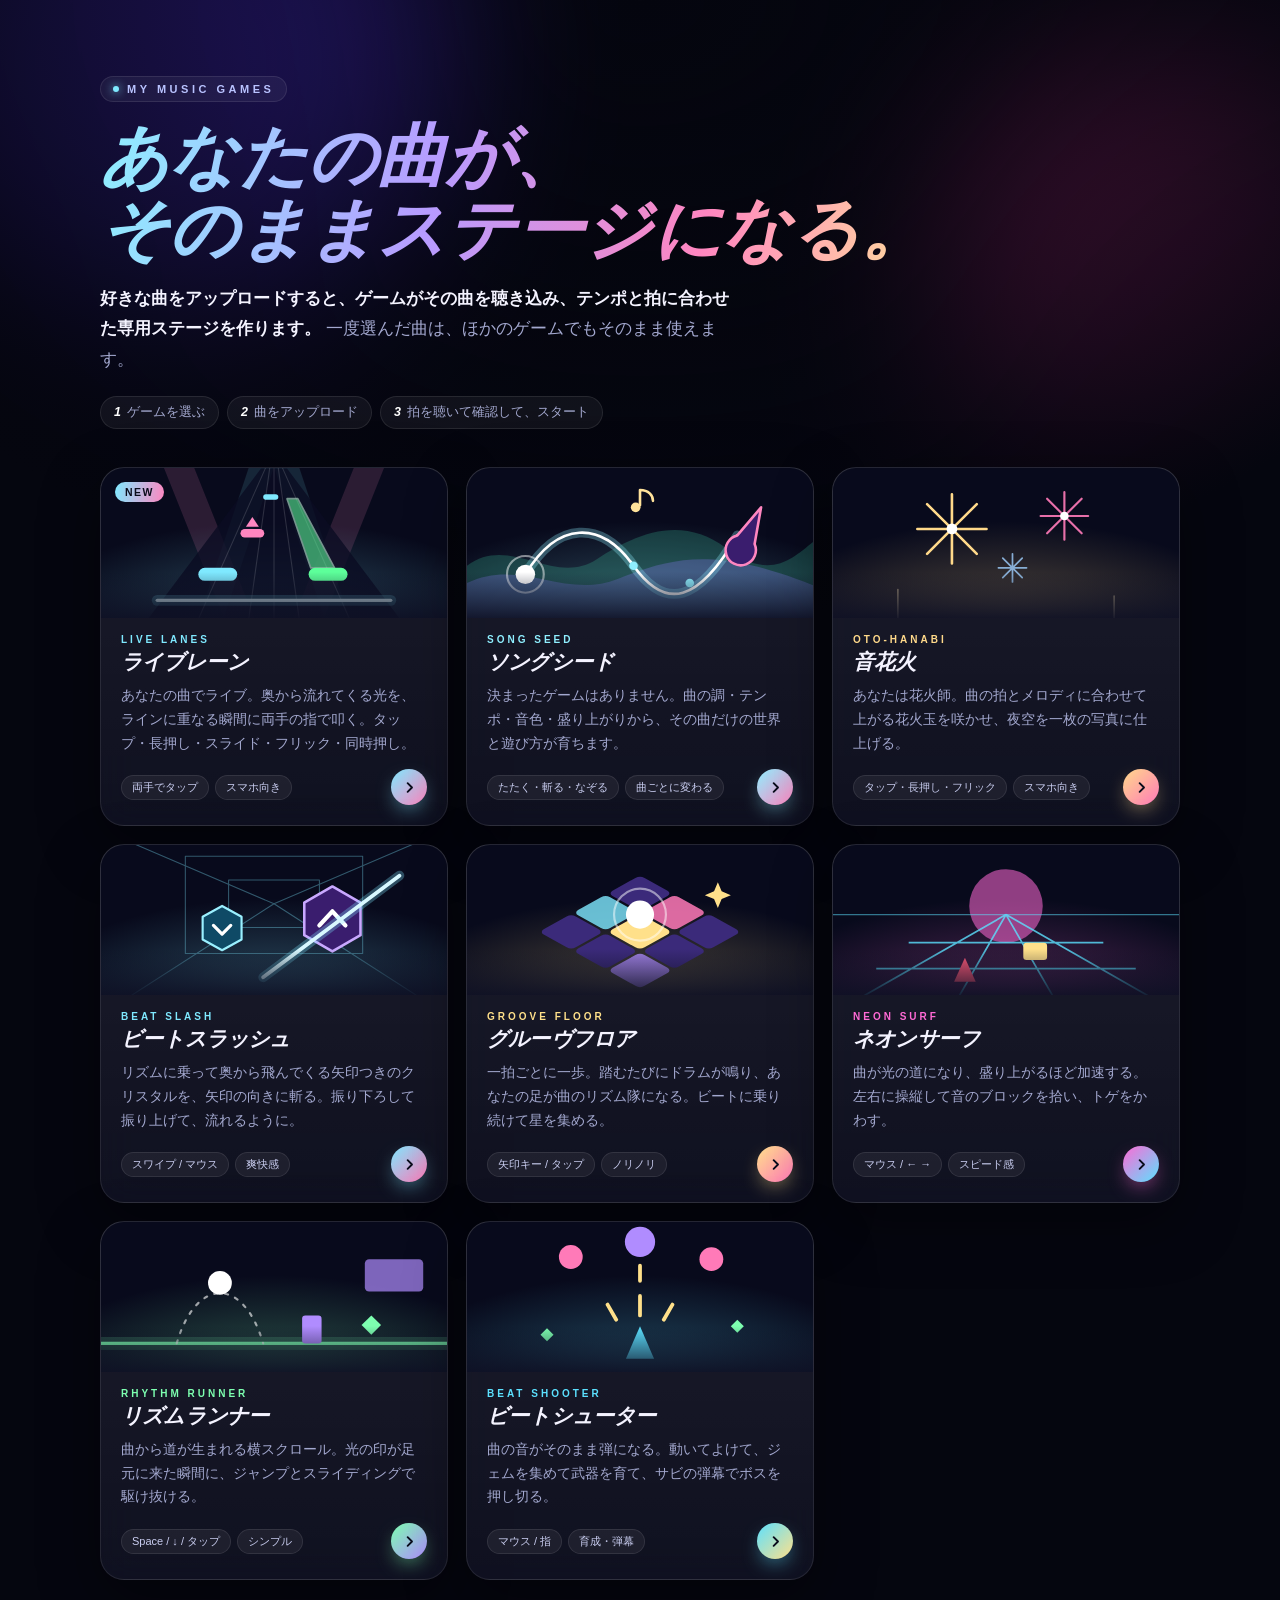
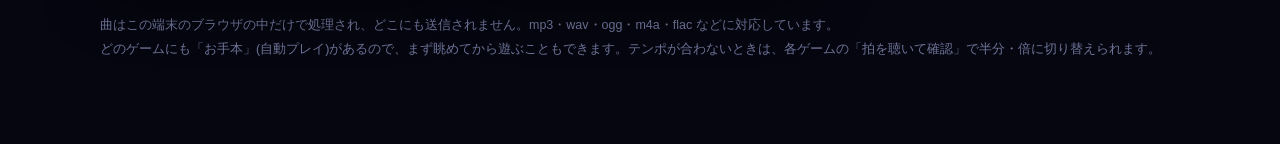
<file: index.html>
<!DOCTYPE html>
<html lang="ja">
<head>
<meta charset="UTF-8">
<meta name="viewport" content="width=device-width, initial-scale=1">
<meta name="theme-color" content="#05060f">
<title>マイ・ミュージックゲームズ</title>
<style>
  :root { --text: #f4f3ff; --sub: #a3a8cf; --dim: #6f7499; --line: rgba(255,255,255,.09); --ease: cubic-bezier(.2,.8,.2,1); }
  * { box-sizing: border-box; -webkit-tap-highlight-color: transparent; }
  html, body { margin: 0; min-height: 100%; background: #05060f; color: var(--text);
    font-family: "Segoe UI", "Yu Gothic UI", "Hiragino Sans", "Noto Sans JP", Meiryo, sans-serif; font-feature-settings: "palt"; -webkit-font-smoothing: antialiased; }
  .sky { position: fixed; inset: 0; overflow: hidden; z-index: 0; pointer-events: none; }
  .sky i { position: absolute; border-radius: 50%; filter: blur(90px); opacity: .5; animation: drift 22s ease-in-out infinite alternate; }
  .sky i:nth-child(1) { width: 46vmax; height: 46vmax; left: -12vmax; top: -18vmax; background: #4b2bd6; }
  .sky i:nth-child(2) { width: 38vmax; height: 38vmax; right: -12vmax; top: 4vmax; background: #c2287e; animation-duration: 28s; animation-delay: -8s; }
  .sky i:nth-child(3) { width: 42vmax; height: 42vmax; left: 22vmax; bottom: -26vmax; background: #0f6fb8; animation-duration: 34s; animation-delay: -15s; }
  @keyframes drift { to { transform: translate(6vmax, 4vmax) scale(1.15); } }
  .sky::after { content: ""; position: absolute; inset: 0; background: radial-gradient(1200px 800px at 50% 0%, transparent, #05060f 78%); }
  main { position: relative; z-index: 1; max-width: 1120px; margin: 0 auto; padding: clamp(36px, 7vw, 76px) 20px 70px; }
  .eyebrow { display: inline-flex; align-items: center; gap: 8px; font-size: 11px; font-weight: 700; letter-spacing: .32em; color: #b9c3ff;
    padding: 6px 12px; border-radius: 99px; border: 1px solid var(--line); background: rgba(255,255,255,.05); }
  .eyebrow::before { content: ""; width: 6px; height: 6px; border-radius: 50%; background: #7fe9ff; box-shadow: 0 0 10px #7fe9ff; animation: beat 1s infinite; }
  @keyframes beat { 0% { transform: scale(1.8); } 40%, 100% { transform: scale(1); } }
  h1 { margin: 18px 0 0; font-size: clamp(34px, 6.4vw, 68px); line-height: 1.08; font-weight: 800; font-style: italic; letter-spacing: -.01em;
    background: linear-gradient(100deg, #8fefff, #b79bff 40%, #ff86c0 72%, #ffe29a); -webkit-background-clip: text; background-clip: text; color: transparent;
    display: inline-block; padding-right: 12px; }
  p.lead { color: var(--sub); margin: 16px 0 0; line-height: 1.85; font-size: clamp(14px, 1.7vw, 16.5px); max-width: 640px; }
  p.lead b { color: var(--text); font-weight: 600; }
  .steps { display: flex; flex-wrap: wrap; gap: 8px; margin-top: 22px; }
  .steps span { font-size: 12.5px; color: var(--sub); padding: 7px 13px; border-radius: 99px; background: rgba(255,255,255,.05); border: 1px solid var(--line); }
  .steps b { color: #fff; margin-right: 6px; font-weight: 800; font-style: italic; }
  .grid { display: grid; grid-template-columns: repeat(auto-fill, minmax(310px, 1fr)); gap: 18px; margin-top: 38px; }
  a.game { position: relative; display: flex; flex-direction: column; text-decoration: none; color: inherit; border-radius: 24px; overflow: hidden;
    background: linear-gradient(180deg, rgba(255,255,255,.07), rgba(255,255,255,.02)), rgba(14,16,36,.66); border: 1px solid var(--line);
    backdrop-filter: blur(18px); -webkit-backdrop-filter: blur(18px); box-shadow: 0 20px 60px rgba(0,0,0,.4), inset 0 1px 0 rgba(255,255,255,.08);
    transition: transform .35s var(--ease), border-color .35s, box-shadow .35s; animation: rise .7s var(--ease) both; }
  a.game:nth-child(2) { animation-delay: .05s; } a.game:nth-child(3) { animation-delay: .1s; } a.game:nth-child(4) { animation-delay: .15s; }
  a.game:nth-child(5) { animation-delay: .2s; } a.game:nth-child(6) { animation-delay: .25s; } a.game:nth-child(7) { animation-delay: .3s; } a.game:nth-child(8) { animation-delay: .35s; }
  @keyframes rise { from { opacity: 0; transform: translateY(18px); } }
  a.game:hover { transform: translateY(-6px); border-color: var(--c1); box-shadow: 0 30px 80px rgba(0,0,0,.55), 0 0 60px -24px var(--c1); }
  a.game:active { transform: translateY(-2px) scale(.99); }
  .art { position: relative; height: 150px; overflow: hidden; background: radial-gradient(120% 120% at 50% 110%, color-mix(in srgb, var(--c1) 34%, transparent), transparent 62%), #080a1c; }
  .art svg { position: absolute; inset: 0; width: 100%; height: 100%; transition: transform .6s var(--ease); }
  a.game:hover .art svg { transform: scale(1.07); }
  .art::after { content: ""; position: absolute; inset: auto 0 0 0; height: 46px; background: linear-gradient(transparent, rgba(14,16,36,.9)); }
  .new { position: absolute; left: 14px; top: 14px; z-index: 2; font-size: 10.5px; font-weight: 800; letter-spacing: .14em; color: #0a0d1c; padding: 4px 10px; border-radius: 99px;
    background: linear-gradient(100deg, var(--c1), var(--c2)); }
  .body { padding: 16px 20px 20px; display: flex; flex-direction: column; flex: 1; }
  .name { font-size: 21px; font-weight: 800; font-style: italic; letter-spacing: .01em; }
  .en { font-size: 10px; letter-spacing: .3em; color: var(--c1); font-weight: 700; margin-bottom: 3px; }
  .desc { color: var(--sub); font-size: 13.5px; line-height: 1.75; margin-top: 8px; flex: 1; }
  .foot { display: flex; align-items: center; gap: 6px; margin-top: 14px; flex-wrap: wrap; }
  .foot span { font-size: 11px; padding: 4px 10px; border-radius: 99px; background: rgba(255,255,255,.06); border: 1px solid var(--line); color: #c9cdf0; }
  .go { margin-left: auto; width: 36px; height: 36px; border-radius: 50%; display: grid; place-items: center; color: #0a0d1c; flex: none;
    background: linear-gradient(135deg, var(--c1), var(--c2)); transition: transform .35s var(--ease); box-shadow: 0 8px 22px -8px var(--c1); }
  a.game:hover .go { transform: translateX(4px); }
  .go svg { width: 15px; height: 15px; }
  .note { margin-top: 34px; color: var(--dim); font-size: 12.5px; line-height: 1.9; }
  @media (max-width: 520px) { .grid { grid-template-columns: 1fr; gap: 14px; margin-top: 28px; } .art { height: 132px; } }
  @media (prefers-reduced-motion: reduce) { * { animation: none !important; transition: none !important; } }
</style>
</head>
<body>
<div class="sky"><i></i><i></i><i></i></div>
<main>
  <span class="eyebrow">MY MUSIC GAMES</span><br>
  <h1>あなたの曲が、<br>そのままステージになる。</h1>
  <p class="lead"><b>好きな曲をアップロードすると、ゲームがその曲を聴き込み、テンポと拍に合わせた専用ステージを作ります。</b>
    一度選んだ曲は、ほかのゲームでもそのまま使えます。</p>
  <div class="steps"><span><b>1</b>ゲームを選ぶ</span><span><b>2</b>曲をアップロード</span><span><b>3</b>拍を聴いて確認して、スタート</span></div>

  <div class="grid">
    <a class="game" href="live.html" style="--c1:#7fe9ff;--c2:#ff86c0">
      <span class="new">NEW</span>
      <div class="art"><svg viewBox="0 0 320 150" preserveAspectRatio="xMidYMid slice" fill="none" stroke-linecap="round" stroke-linejoin="round">
        <path d="M70 0l60 150M250 0l-60 150" stroke="#ff86c0" stroke-width="26" opacity=".14"/><path d="M150 0l-50 150M170 0l50 150" stroke="#7fe9ff" stroke-width="22" opacity=".12"/>
        <path d="M148 6L40 150h240L172 6z" fill="#0a0c22" opacity=".8"/>
        <g stroke="#fff" opacity=".14"><path d="M152 6L88 150M156 6l-20 144M160 6v144M164 6l20 144M168 6l64 144"/></g>
        <path d="M172 34l10 0 34 64-22 0z" fill="#5dff9a" opacity=".55" stroke="#c9ffe0" stroke-width="1.5"/>
        <rect x="150" y="30" width="14" height="5" rx="2.5" fill="#7fe9ff"/><rect x="129" y="62" width="22" height="8" rx="4" fill="#ff86c0"/>
        <path d="M140 60l-6-9-6 9z" fill="#ff86c0" transform="translate(6 0)"/>
        <rect x="90" y="98" width="36" height="12" rx="6" fill="#7fe9ff"/><rect x="192" y="98" width="36" height="12" rx="6" fill="#5dff9a"/>
        <path d="M52 128h216" stroke="#fff" stroke-width="3"/><path d="M52 128h216" stroke="#7fe9ff" stroke-width="10" opacity=".25"/></svg></div>
      <div class="body"><div class="en">LIVE LANES</div><div class="name">ライブレーン</div>
        <div class="desc">あなたの曲でライブ。奥から流れてくる光を、ラインに重なる瞬間に両手の指で叩く。タップ・長押し・スライド・フリック・同時押し。</div>
        <div class="foot"><span>両手でタップ</span><span>スマホ向き</span>
          <i class="go"><svg viewBox="0 0 24 24" fill="none" stroke="currentColor" stroke-width="3" stroke-linecap="round" stroke-linejoin="round"><path d="M9 5l7 7-7 7"/></svg></i></div></div></a>

    <a class="game" href="seed.html" style="--c1:#8fefff;--c2:#ff86c0">
      <div class="art"><svg viewBox="0 0 320 150" preserveAspectRatio="xMidYMid slice" fill="none" stroke-linecap="round" stroke-linejoin="round">
        <path d="M0 96c40-30 80 20 120-6s80-40 120-10 60 10 80-6v76H0z" fill="#3fd6a8" opacity=".22"/>
        <path d="M0 112c50-24 90 16 140-4s90-30 180 6v36H0z" fill="#8f7bff" opacity=".28"/>
        <path d="M54 104c30-50 70-50 100-8s60 34 96-28" stroke="#8fefff" stroke-width="9" opacity=".3"/>
        <path d="M54 104c30-50 70-50 100-8s60 34 96-28" stroke="#fff" stroke-width="2.5"/>
        <circle cx="54" cy="104" r="9" fill="#fff"/><circle cx="54" cy="104" r="17" stroke="#fff" stroke-width="2" opacity=".5"/>
        <circle cx="154" cy="96" r="4" fill="#8fefff"/><circle cx="206" cy="112" r="4" fill="#8fefff"/>
        <path d="M250 68l22-26-6 34a14 14 0 1 1-16-8z" fill="#3a1d6e" stroke="#ff86c0" stroke-width="2.4"/>
        <path d="M160 40v-14M160 26c8 0 12 5 12 10" stroke="#ffe29a" stroke-width="2.4"/><circle cx="156" cy="42" r="4.500" fill="#ffe29a"/></svg></div>
      <div class="body"><div class="en">SONG SEED</div><div class="name">ソングシード</div>
        <div class="desc">決まったゲームはありません。曲の調・テンポ・音色・盛り上がりから、その曲だけの世界と遊び方が育ちます。</div>
        <div class="foot"><span>たたく・斬る・なぞる</span><span>曲ごとに変わる</span>
          <i class="go"><svg viewBox="0 0 24 24" fill="none" stroke="currentColor" stroke-width="3" stroke-linecap="round" stroke-linejoin="round"><path d="M9 5l7 7-7 7"/></svg></i></div></div></a>

    <a class="game" href="hanabi.html" style="--c1:#ffd98a;--c2:#ff7ab8">
      <div class="art"><svg viewBox="0 0 320 150" preserveAspectRatio="xMidYMid slice" fill="none" stroke-linecap="round">
        <g stroke="#ffd98a" stroke-width="2.4"><path d="M110 62V30M110 62l23-23M110 62h32M110 62l23 23M110 62v32M110 62l-23 23M110 62H78M110 62L87 39"/></g>
        <g stroke="#ff7ab8" stroke-width="2" opacity=".9"><path d="M214 50V28M214 50l16-16M214 50h22M214 50l16 16M214 50v22M214 50l-16 16M214 50h-22M214 50l-16-16"/></g>
        <g stroke="#9fd0ff" stroke-width="1.6" opacity=".8"><path d="M166 98v-13M166 98l9-9M166 98h13M166 98l9 9M166 98v13M166 98l-9 9M166 98h-13M166 98l-9-9"/></g>
        <circle cx="110" cy="62" r="5" fill="#fff" stroke="none"/><circle cx="214" cy="50" r="4" fill="#fff" stroke="none"/>
        <path d="M60 150V118M260 150v-26" stroke="#ffe9b8" stroke-width="1.5" opacity=".5"/></svg></div>
      <div class="body"><div class="en">OTO-HANABI</div><div class="name">音花火</div>
        <div class="desc">あなたは花火師。曲の拍とメロディに合わせて上がる花火玉を咲かせ、夜空を一枚の写真に仕上げる。</div>
        <div class="foot"><span>タップ・長押し・フリック</span><span>スマホ向き</span>
          <i class="go"><svg viewBox="0 0 24 24" fill="none" stroke="currentColor" stroke-width="3" stroke-linecap="round" stroke-linejoin="round"><path d="M9 5l7 7-7 7"/></svg></i></div></div></a>

    <a class="game" href="slash.html" style="--c1:#7fe9ff;--c2:#ff7ab8">
      <div class="art"><svg viewBox="0 0 320 150" preserveAspectRatio="xMidYMid slice" fill="none" stroke-linecap="round" stroke-linejoin="round">
        <g stroke="#7fe9ff" opacity=".35"><path d="M160 60L20 0M160 60L300 0M160 60L20 150M160 60l140 90"/><rect x="118" y="38" width="84" height="44"/><rect x="78" y="16" width="164" height="90"/></g>
        <path d="M214 44l26 15v30l-26 15-26-15V59z" fill="#3a1d6e" stroke="#c9a8ff" stroke-width="2.4"/>
        <path d="M202 80l12-13 12 13" stroke="#fff" stroke-width="4"/>
        <path d="M112 62l18 10v21l-18 10-18-10V72z" fill="#0f4a66" stroke="#9af0ff" stroke-width="2"/>
        <path d="M104 80l8 8 8-8" stroke="#fff" stroke-width="3"/>
        <path d="M150 128L276 34" stroke="#fff" stroke-width="3.5"/><path d="M150 128L276 34" stroke="#7fe9ff" stroke-width="9" opacity=".3"/></svg></div>
      <div class="body"><div class="en">BEAT SLASH</div><div class="name">ビートスラッシュ</div>
        <div class="desc">リズムに乗って奥から飛んでくる矢印つきのクリスタルを、矢印の向きに斬る。振り下ろして振り上げて、流れるように。</div>
        <div class="foot"><span>スワイプ / マウス</span><span>爽快感</span>
          <i class="go"><svg viewBox="0 0 24 24" fill="none" stroke="currentColor" stroke-width="3" stroke-linecap="round" stroke-linejoin="round"><path d="M9 5l7 7-7 7"/></svg></i></div></div></a>

    <a class="game" href="groove.html" style="--c1:#ffe08a;--c2:#ff7ab8">
      <div class="art"><svg viewBox="0 0 320 150" preserveAspectRatio="xMidYMid slice">
        <g transform="translate(160 86) scale(1 .56) rotate(45)">
          <rect x="-66" y="-66" width="42" height="42" rx="6" fill="#3b2a7a"/><rect x="-21" y="-66" width="42" height="42" rx="6" fill="#ff7ab8" opacity=".85"/><rect x="24" y="-66" width="42" height="42" rx="6" fill="#3b2a7a"/>
          <rect x="-66" y="-21" width="42" height="42" rx="6" fill="#7fe9ff" opacity=".8"/><rect x="-21" y="-21" width="42" height="42" rx="6" fill="#ffe08a"/><rect x="24" y="-21" width="42" height="42" rx="6" fill="#3b2a7a"/>
          <rect x="-66" y="24" width="42" height="42" rx="6" fill="#3b2a7a"/><rect x="-21" y="24" width="42" height="42" rx="6" fill="#3b2a7a"/><rect x="24" y="24" width="42" height="42" rx="6" fill="#b08cff" opacity=".85"/></g>
        <circle cx="160" cy="70" r="13" fill="#fff"/><circle cx="160" cy="70" r="24" fill="none" stroke="#fff" stroke-width="2" opacity=".5"/>
        <path d="M232 40l3.5 8.5L244 52l-8.5 3.5L232 64l-3.5-8.5L220 52l8.500-3.500z" fill="#ffe08a"/></svg></div>
      <div class="body"><div class="en">GROOVE FLOOR</div><div class="name">グルーヴフロア</div>
        <div class="desc">一拍ごとに一歩。踏むたびにドラムが鳴り、あなたの足が曲のリズム隊になる。ビートに乗り続けて星を集める。</div>
        <div class="foot"><span>矢印キー / タップ</span><span>ノリノリ</span>
          <i class="go"><svg viewBox="0 0 24 24" fill="none" stroke="currentColor" stroke-width="3" stroke-linecap="round" stroke-linejoin="round"><path d="M9 5l7 7-7 7"/></svg></i></div></div></a>

    <a class="game" href="surf.html" style="--c1:#ff6ad5;--c2:#5ce1ff">
      <div class="art"><svg viewBox="0 0 320 150" preserveAspectRatio="xMidYMid slice" fill="none">
        <circle cx="160" cy="62" r="34" fill="#ff6ad5" opacity=".55"/><path d="M0 70h320" stroke="#5ce1ff" opacity=".5"/>
        <g stroke="#5ce1ff" stroke-width="1.6" opacity=".8"><path d="M160 70L20 150M160 70l-46 80M160 70l46 80M160 70l140 80M70 96h180M40 120h240"/></g>
        <rect x="176" y="96" width="22" height="16" rx="3" fill="#ffe08a"/><path d="M112 132l10-22 10 22z" fill="#ff5a7a"/></svg></div>
      <div class="body"><div class="en">NEON SURF</div><div class="name">ネオンサーフ</div>
        <div class="desc">曲が光の道になり、盛り上がるほど加速する。左右に操縦して音のブロックを拾い、トゲをかわす。</div>
        <div class="foot"><span>マウス / ← →</span><span>スピード感</span>
          <i class="go"><svg viewBox="0 0 24 24" fill="none" stroke="currentColor" stroke-width="3" stroke-linecap="round" stroke-linejoin="round"><path d="M9 5l7 7-7 7"/></svg></i></div></div></a>

    <a class="game" href="runner.html" style="--c1:#7dffb0;--c2:#b08cff">
      <div class="art"><svg viewBox="0 0 320 150" preserveAspectRatio="xMidYMid slice" fill="none" stroke-linecap="round">
        <path d="M0 118h320" stroke="#7dffb0" stroke-width="3"/><path d="M0 118h320" stroke="#7dffb0" stroke-width="12" opacity=".18"/>
        <path d="M70 118c18-62 62-62 80 0" stroke="#fff" stroke-width="2" stroke-dasharray="3 7" opacity=".6"/>
        <circle cx="110" cy="62" r="11" fill="#fff"/><rect x="186" y="92" width="18" height="26" rx="3" fill="#b08cff"/>
        <path d="M250 92l9 9-9 9-9-9z" fill="#7dffb0"/><rect x="244" y="40" width="54" height="30" rx="4" fill="#b08cff" opacity=".7"/></svg></div>
      <div class="body"><div class="en">RHYTHM RUNNER</div><div class="name">リズムランナー</div>
        <div class="desc">曲から道が生まれる横スクロール。光の印が足元に来た瞬間に、ジャンプとスライディングで駆け抜ける。</div>
        <div class="foot"><span>Space / ↓ / タップ</span><span>シンプル</span>
          <i class="go"><svg viewBox="0 0 24 24" fill="none" stroke="currentColor" stroke-width="3" stroke-linecap="round" stroke-linejoin="round"><path d="M9 5l7 7-7 7"/></svg></i></div></div></a>

    <a class="game" href="shooter.html" style="--c1:#5ce1ff;--c2:#ffe08a">
      <div class="art"><svg viewBox="0 0 320 150" preserveAspectRatio="xMidYMid slice" fill="none" stroke-linecap="round">
        <path d="M160 132l-13 0 13-30 13 30z" fill="#5ce1ff"/><g stroke="#ffe08a" stroke-width="3.5"><path d="M160 92V74M160 60V46M138 96l-8-14M182 96l8-14"/></g>
        <circle cx="96" cy="38" r="11" fill="#ff7ab8"/><circle cx="160" cy="24" r="14" fill="#b08cff"/><circle cx="226" cy="40" r="11" fill="#ff7ab8"/>
        <path d="M250 96l6 6-6 6-6-6z" fill="#7dffb0"/><path d="M74 104l6 6-6 6-6-6z" fill="#7dffb0"/></svg></div>
      <div class="body"><div class="en">BEAT SHOOTER</div><div class="name">ビートシューター</div>
        <div class="desc">曲の音がそのまま弾になる。動いてよけて、ジェムを集めて武器を育て、サビの弾幕でボスを押し切る。</div>
        <div class="foot"><span>マウス / 指</span><span>育成・弾幕</span>
          <i class="go"><svg viewBox="0 0 24 24" fill="none" stroke="currentColor" stroke-width="3" stroke-linecap="round" stroke-linejoin="round"><path d="M9 5l7 7-7 7"/></svg></i></div></div></a>
  </div>
  <p class="note">曲はこの端末のブラウザの中だけで処理され、どこにも送信されません。mp3・wav・ogg・m4a・flac などに対応しています。<br>
    どのゲームにも「お手本」(自動プレイ)があるので、まず眺めてから遊ぶこともできます。テンポが合わないときは、各ゲームの「拍を聴いて確認」で半分・倍に切り替えられます。</p>
</main>
</body>
</html>
</file>
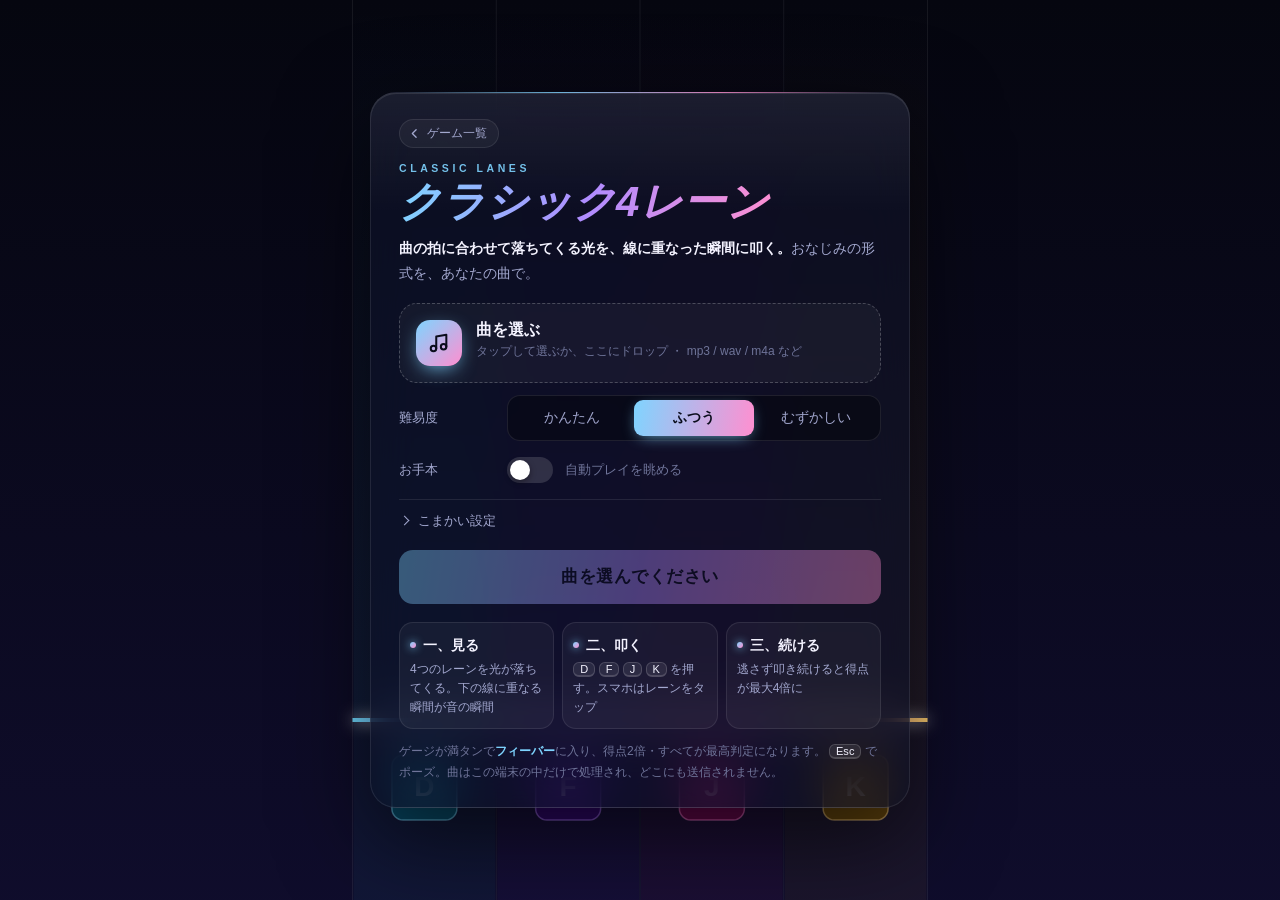
<file: classic.html>
<!DOCTYPE html>
<html lang="ja">
<head>
<meta charset="UTF-8">
<meta name="viewport" content="width=device-width, initial-scale=1, user-scalable=no">
<title>クラシック4レーン - 落ちてくる音を叩く</title>
<link rel="stylesheet" href="common.css">
</head>
<body>
<script src="common.js"></script>
<script>
'use strict';
const { TAU, clamp, rand } = RG;
const DIFF = {
  easy:   { mult: 1.7,  gap: 0.5,  fall: 1.5 },
  normal: { mult: 1.45, gap: 0.3,  fall: 1.2 },
  hard:   { mult: 1.25, gap: 0.19, fall: 0.95 },
};
const KEYS = ['KeyD', 'KeyF', 'KeyJ', 'KeyK'], LABEL = ['D', 'F', 'J', 'K'], HUES = [195, 265, 320, 40];
const WIN = { crit: 0.05, good: 0.1, ok: 0.16 };
const KIND = { crit: { color: '#ffe08a', w: 1 }, good: { color: '#9ff0c8', w: 0.7 }, ok: { color: '#9cc4ff', w: 0.35 } };
const fx = new RG.Fx();
let notes = [], head = 0, J = null, counts = {}, press = [0, 0, 0, 0], held = [false, false, false, false], pops = [], fall = 1.2;
let G = { x: 0, w: 0, lane: 0, hitY: 0, top: 0 }, per = 0.5, beat0 = 0;

/* その曲の拍に合わせた音の並びを、4つのレーンに振り分ける (同じレーンが続きすぎないように) */
function chart(feat, diff) {
  const list = RG.onsets(feat, DIFF[diff]), rng = RG.rng(feat.seed + diff.length * 17);
  let prev = -1, run = 0;
  for (const n of list) {
    let lane = n.type;                                   // 音の高さ → レーン (低い音が左)
    if (n.fill) lane = (prev + (rng() < 0.5 ? 1 : 3)) % 4;
    if (lane === prev && (++run >= 2 || n.gap < 0.22)) { lane = (lane + (rng() < 0.5 ? 1 : 3)) % 4; }
    if (lane !== prev) run = 0;
    n.lane = lane; prev = lane;
  }
  return list;
}
function layout(api) {
  const { W, H } = api;
  G.w = Math.min(W * 0.94, 460 * Math.max(1, api.S)); G.x = (W - G.w) / 2; G.lane = G.w / 4;
  G.hitY = H * 0.8; G.top = -40;
}
function hit(api, lane) {
  press[lane] = performance.now();
  if (api.state !== 'play' || api.auto) return;
  const t = api.time();
  for (let i = head; i < notes.length; i++) {
    const n = notes[i];
    if (n.t - t > WIN.ok) break;
    if (n.done || n.lane !== lane) continue;
    judge(api, n, t - n.t); return;
  }
  RG.sfx.noise(900, 0.05, 0.08, 'highpass', 1);            // 空打ち
}
function judge(api, n, tau) {
  const a = Math.abs(tau), kind = J.feverOn || a <= WIN.crit ? 'crit' : a <= WIN.good ? 'good' : 'ok', K = KIND[kind];
  n.done = true; counts[kind]++;
  J.hit(K.w, { mul: n.big ? 2 : 1 });
  const x = G.x + (n.lane + 0.5) * G.lane, hue = HUES[n.lane];
  pops.push({ x, y: G.hitY, color: K.color, t0: performance.now(), crit: kind === 'crit' });
  fx.burst(x, G.hitY, kind === 'crit' ? 22 : 10, { colors: [`hsl(${hue} 100% 72%)`, '#fff'], v0: 100, v1: kind === 'crit' ? 520 : 300, g: 600 * api.S, s: kind === 'crit' ? 3 : 2 });
  RG.sfx.noise(4200, 0.05, 0.12, 'highpass', 1);
  RG.sfx.chime(J.combo, kind === 'crit');
  if (n.big) { fx.flash = 0.25; fx.shake = 8; RG.sfx.noise(300, 0.4, 0.4); }
  if (api.pointer.touch && navigator.vibrate) { try { navigator.vibrate(kind === 'crit' ? 10 : 5); } catch (e) {} }
}
const laneAt = x => clamp(Math.floor((x - G.x) / G.lane), 0, 3);

RG.shell({
  id: 'classic', title: 'クラシック4レーン', sub: 'CLASSIC LANES', colors: ['#7fd4ff', '#b08cff', '#ff8fd0'],
  lead: '<b>曲の拍に合わせて落ちてくる光を、線に重なった瞬間に叩く。</b>おなじみの形式を、あなたの曲で。',
  how: [['一、見る', '4つのレーンを光が落ちてくる。下の線に重なる瞬間が音の瞬間'],
        ['二、叩く', '<kbd>D</kbd> <kbd>F</kbd> <kbd>J</kbd> <kbd>K</kbd> を押す。スマホはレーンをタップ'],
        ['三、続ける', '逃さず叩き続けると得点が最大4倍に']],
  hint: 'ゲージが満タンで<b style="color:var(--a1)">フィーバー</b>に入り、得点2倍・すべてが最高判定になります。',
  count: (f, d) => RG.onsets(f, DIFF[d]).length, countLabel: n => `ノーツ ${n} 個`,

  start(api) {
    const B = RG.beats(api.song.feat); per = B.period; beat0 = B.beats[0] || 0;
    notes = chart(api.song.feat, api.diff); fall = DIFF[api.diff].fall; layout(api);
    head = 0; pops = []; press = [0, 0, 0, 0]; counts = { crit: 0, good: 0, ok: 0, miss: 0 }; fx.clear();
    J = new RG.Juice(api, { lead: api.auto ? 'お手本プレイ' : '線に重なる瞬間に叩こう', sub: () => `${J.pct().toFixed(1)}%`, onFever() { fx.flash = 0.45; fx.shake = 8; } });
  },
  resize(api) { layout(api); },
  quit() { notes = []; J = null; fx.clear(); },
  end(api) {
    api.finish({ score: J.score, pct: J.pct(), names: ['神業', '達人', '上手', 'まずまず', '練習中'], title: counts.miss === 0 ? 'フルコンボ' : '',
      stats: [['最高', counts.crit, '#ffe08a'], ['良い', counts.good, '#9ff0c8'], ['可', counts.ok, '#9cc4ff'], ['ミス', counts.miss, '#b0b4cc'],
        ['最大コンボ', J.maxCombo], ['フィーバー', J.fevers + ' 回'], ['ノーツ', notes.length], ['テンポ', Math.round(60 / per)]] });
  },
  key(api, code, down) { const l = KEYS.indexOf(code); if (l < 0) return; held[l] = down; if (down) hit(api, l); },
  pointer(api, type, e) { if (type === 'down' && api.state === 'play' && e.clientY > api.H * 0.25) hit(api, laneAt(e.clientX)); },

  frame(api, dt) {
    const { c, W, H, S } = api, pn = performance.now(), playing = api.state === 'play' || api.state === 'pause' || api.state === 'ending';
    const t = playing ? api.time() : pn / 1000, fever = J && J.feverOn && playing;
    if (!playing) layout(api);
    // 背景
    const bg = c.createLinearGradient(0, 0, 0, H);
    if (fever) { const h = (pn * 0.05) % 360; bg.addColorStop(0, `hsl(${h} 60% 10%)`); bg.addColorStop(1, `hsl(${(h + 50) % 360} 70% 18%)`); }
    else { bg.addColorStop(0, '#05060f'); bg.addColorStop(1, `hsl(245 55% ${11 + RG.audio.bass * 9}%)`); }
    c.fillStyle = bg; c.fillRect(0, 0, W, H);
    const ph = (((t - beat0) / per) % 1 + 1) % 1, pulse = Math.pow(1 - ph, 3);
    // レーン
    for (let l = 0; l < 4; l++) {
      const x = G.x + l * G.lane, hue = HUES[l], lit = Math.max(0, 1 - (pn - press[l]) / 180);
      const g = c.createLinearGradient(0, 0, 0, G.hitY);
      g.addColorStop(0, `hsla(${hue},90%,60%,0)`); g.addColorStop(1, `hsla(${hue},90%,60%,${0.07 + lit * 0.22 + pulse * 0.04})`);
      c.fillStyle = g; c.fillRect(x + 1, 0, G.lane - 2, G.hitY);
      c.fillStyle = `hsla(${hue},90%,62%,${0.05 + lit * 0.25})`; c.fillRect(x + 1, G.hitY, G.lane - 2, H - G.hitY);
    }
    c.strokeStyle = 'rgba(255,255,255,.07)'; c.lineWidth = 1;
    c.beginPath(); for (let l = 0; l <= 4; l++) { c.moveTo(G.x + l * G.lane, 0); c.lineTo(G.x + l * G.lane, H); } c.stroke();
    // 拍ごとの横線が同じ速さで流れてくる
    if (playing) for (let k = 0; k < Math.ceil(fall / per) + 1; k++) {
      const y = G.hitY - (k - ph) * per / fall * (G.hitY - G.top);
      if (y < 0) break;
      c.strokeStyle = 'rgba(255,255,255,.07)'; c.beginPath(); c.moveTo(G.x, y); c.lineTo(G.x + G.w, y); c.stroke();
    }
    // 叩く線
    const lg = c.createLinearGradient(G.x, 0, G.x + G.w, 0);
    HUES.forEach((h, i) => lg.addColorStop(i / 3, `hsl(${h} 100% 72%)`));
    c.strokeStyle = lg; c.lineWidth = 3 + pulse * 2; c.shadowColor = '#fff'; c.shadowBlur = 8 + pulse * 14;
    c.beginPath(); c.moveTo(G.x, G.hitY); c.lineTo(G.x + G.w, G.hitY); c.stroke(); c.shadowBlur = 0;
    // キー
    c.textAlign = 'center'; c.textBaseline = 'middle';
    for (let l = 0; l < 4; l++) {
      const x = G.x + (l + 0.5) * G.lane, y = G.hitY + Math.min(54 * S, (H - G.hitY) * 0.45), lit = Math.max(0, 1 - (pn - press[l]) / 180), r = Math.min(G.lane * 0.3, 26 * S);
      c.fillStyle = `hsla(${HUES[l]},90%,${22 + lit * 40}%,.8)`; c.strokeStyle = `hsla(${HUES[l]},100%,75%,${0.5 + lit * 0.5})`; c.lineWidth = 1.5;
      c.beginPath(); if (c.roundRect) c.roundRect(x - r, y - r, r * 2, r * 2, r * 0.35); else c.rect(x - r, y - r, r * 2, r * 2); c.fill(); c.stroke();
      if (!api.pointer.touch) { c.fillStyle = `rgba(255,255,255,${0.75 + lit * 0.25})`; c.font = `800 ${Math.round(r * 0.85)}px ${RG.FONT}`; c.fillText(LABEL[l], x, y + 1); }
    }
    if (!playing || !J) { fx.step(dt); return; }

    if (api.state === 'play') {
      J.update();
      for (let i = head; i < notes.length; i++) {
        const n = notes[i], tau = t - n.t;
        if (tau < -fall) break;
        if (n.done) continue;
        if (api.auto && tau >= 0) { press[n.lane] = pn; judge(api, n, 0); continue; }
        if (tau > WIN.ok) { n.done = true; counts.miss++; J.miss(); }
      }
      while (head < notes.length && notes[head].done) head++;
    }
    fx.step(dt);
    c.save(); c.translate((Math.random() - 0.5) * fx.shake, (Math.random() - 0.5) * fx.shake);
    // ノーツ
    for (let i = head; i < notes.length; i++) {
      const n = notes[i], tau = t - n.t;
      if (tau < -fall) break;
      if (n.done) continue;
      const y = G.hitY + tau / fall * (G.hitY - G.top), x = G.x + n.lane * G.lane, hue = n.big ? 45 : HUES[n.lane];
      const hh = (n.big ? 26 : 18) * S, pad = G.lane * 0.08;
      const g = c.createLinearGradient(0, y - hh / 2, 0, y + hh / 2);
      g.addColorStop(0, `hsl(${hue} 100% 86%)`); g.addColorStop(1, `hsl(${hue} 95% 56%)`);
      c.fillStyle = g; c.shadowColor = `hsl(${hue} 100% 62%)`; c.shadowBlur = n.big ? 22 : 12;
      c.globalAlpha = tau > 0 ? clamp(1 - tau / WIN.ok, 0.2, 1) : 1;
      c.beginPath(); if (c.roundRect) c.roundRect(x + pad, y - hh / 2, G.lane - pad * 2, hh, hh / 2); else c.rect(x + pad, y - hh / 2, G.lane - pad * 2, hh); c.fill();
      c.shadowBlur = 0; c.globalAlpha = 1;
    }
    // 命中の輪 (色で出来ばえが分かる)
    for (let i = pops.length - 1; i >= 0; i--) {
      const o = pops[i], p = (pn - o.t0) / 340;
      if (p >= 1) { pops.splice(i, 1); continue; }
      c.globalAlpha = 1 - p; c.strokeStyle = o.color; c.lineWidth = 4 * (1 - p) + 0.5;
      c.beginPath(); c.ellipse(o.x, o.y, G.lane * (0.4 + p * 0.5), G.lane * (0.14 + p * 0.3), 0, 0, TAU); c.stroke();
    }
    c.globalAlpha = 1; c.restore();
    fx.draw(c);
    fx.drawFlash(c, W, H);
    J.draw(c);
  },
});
</script>
</body>
</html>
</file>
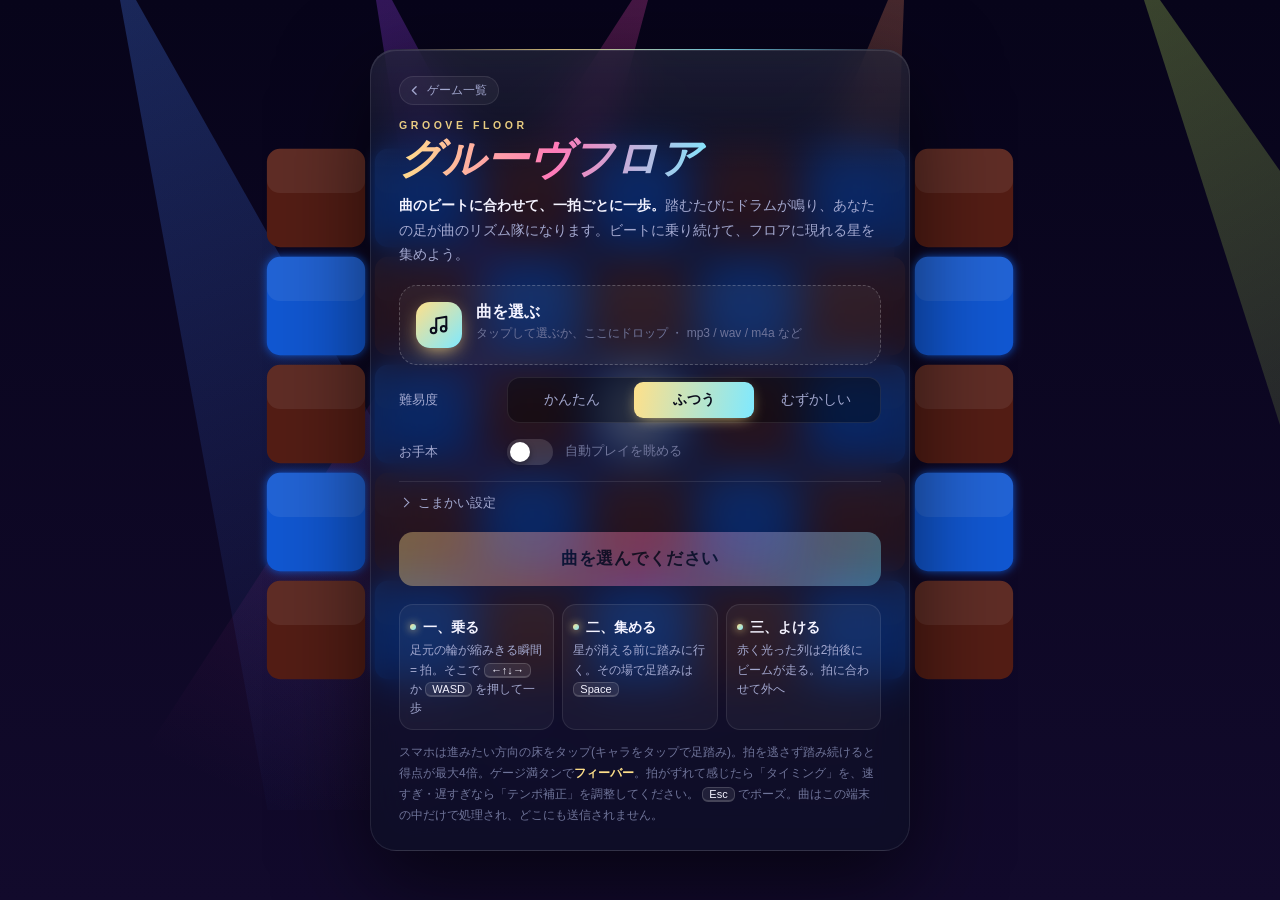
<file: groove.html>
<!DOCTYPE html>
<html lang="ja">
<head>
<meta charset="UTF-8">
<meta name="viewport" content="width=device-width, initial-scale=1, user-scalable=no">
<title>グルーヴフロア - ビートに乗って踊れ</title>
<link rel="stylesheet" href="common.css">
</head>
<body>
<script src="common.js"></script>
<script>
'use strict';
const { TAU, clamp, rand, lerp } = RG;
const DIFF = {
  easy:   { life: 4, beam: 0, every: 2 },     // life: 星が消えるまでの余裕(拍) / beam: 何拍ごとにビームが来るか
  normal: { life: 3, beam: 8, every: 1 },
  hard:   { life: 2, beam: 4, every: 1 },
};
const COLS = 7, ROWS = 5;
const KIND = {
  perfect: { label: 'ノリノリ!', color: '#ffe08a', w: 1 },
  great:   { label: 'いいね',    color: '#9ff0c8', w: 0.7 },
  good:    { label: 'ギリ',      color: '#9cc4ff', w: 0.4 },
};
const fx = new RG.Fx();
let B = [], per = 0.5, win = 0.15, bpm = 120, used = null, ev = {}, openI = 0, closeI = 0;
let stars = [], beams = [], pl = null, J = null, counts = {}, started = false, pulse = 0, hueBase = 200, judge = null, streak = 0;

/* 聴き取った拍に、開始前のカウントを足す (テンポの半分/倍はタイトル画面の拍パネルで切り替える) */
function beatList(feat, tempo, lead) {
  tempo = 1;
  const info = RG.beats(feat); let b = info.beats.slice(), p = info.period;
  if (tempo === 0) { b = b.filter((_, i) => i % 2 === 0); p *= 2; }
  else if (tempo === 2) { const o = []; for (let i = 0; i < b.length; i++) { o.push(b[i]); o.push(i + 1 < b.length ? (b[i] + b[i + 1]) / 2 : b[i] + p / 2); } b = o; p /= 2; }
  while (b[0] - p > -lead + 0.7) b.unshift(b[0] - p);
  return { beats: b, period: p, bpm: 60 / p };
}
function geo(api) {
  const { W, H, S } = api, ts = Math.min(W * 0.94 / COLS, H * 0.6 / ROWS, 118 * S);
  return { ts, ox: (W - ts * COLS) / 2, oy: H * 0.15 + (H * 0.62 - ts * ROWS) / 2 };
}
const tileXY = (g, x, y) => [g.ox + (x + 0.5) * g.ts, g.oy + (y + 0.5) * g.ts];
const inBeam = (b, x, y) => b.row ? y === b.i : x === b.i;

function drum(k) {                          // 踏むたびに鳴る: ドン / パン を交互に
  if (k % 2 === 0) RG.sfx.tone(150, 0.16, 0.5, 'sine', 45);
  else { RG.sfx.noise(1800, 0.11, 0.38, 'bandpass', 0.8); RG.sfx.tone(190, 0.07, 0.15, 'triangle', 120); }
}

function collect(api, s, g) {
  s.dead = true; counts.star++;
  const [x, y] = tileXY(g, s.x, s.y), gain = J.add(s.big ? 3000 : 1000);
  fx.burst(x, y, s.big ? 40 : 20, { colors: s.big ? ['#ffe08a', '#fff', '#ffb347'] : ['#fff7b0', '#fff', `hsl(${hueBase} 100% 75%)`], v0: 100, v1: s.big ? 700 : 440, g: 300 });
  fx.text(x, y - g.ts * 0.5, '+' + gain.toLocaleString(), s.big ? '#ffe08a' : '#fff', gain >= 4000 ? 22 : 16);
  streak++; RG.sfx.chime(streak, true);
  if (s.big) { fx.flash = 0.25; fx.flashColor = '255,240,200'; fx.shake = 8; RG.sfx.cheer(0.35); }
}

// 一歩踏む。(dx, dy) = (0, 0) はその場でステップ
function step(api, dx, dy, forceK) {
  if (!J || api.state !== 'play') return;
  const t = api.time(), g = geo(api), pn = performance.now(), [cx, cy] = tileXY(g, pl.x, pl.y);
  let k = clamp(closeI, 0, B.length - 1);
  for (const c of [closeI - 1, closeI + 1]) if (c >= 0 && c < B.length && Math.abs(B[c] - t) < Math.abs(B[k] - t)) k = c;
  if (forceK !== undefined) k = forceK;                           // お手本は処理落ちしても拍ぴったり扱い
  const d = forceK !== undefined ? 0 : t - B[k];
  if (Math.abs(d) > win || used[k]) {                              // 拍から外れた
    if (started) { counts.off++; J.miss(false); streak = 0; fx.text(cx, cy - g.ts * 0.7, 'ズレた!', '#ff8f8f', 17); RG.sfx.noise(260, 0.09, 0.25); fx.shake = Math.max(fx.shake, 4); pl.wob = pn; }
    return;
  }
  used[k] = 1; started = true;
  const a = Math.abs(d), kind = a <= 0.055 ? 'perfect' : a <= 0.105 ? 'great' : 'good', K = KIND[kind];
  counts[kind]++;
  J.hit(K.w, { base: 100, gauge: 0.011 + 0.013 * K.w });
  const nx = clamp(pl.x + dx, 0, COLS - 1), ny = clamp(pl.y + dy, 0, ROWS - 1);
  pl.fx = pl.x; pl.fy = pl.y; pl.x = nx; pl.y = ny; pl.t0 = pn; if (dx) pl.dir = dx;
  drum(k);
  const [tx, ty] = tileXY(g, nx, ny);
  fx.text(tx, ty - g.ts * 0.72, K.label, K.color, kind === 'perfect' ? 19 : 15);
  fx.burst(tx, ty + g.ts * 0.2, kind === 'perfect' ? 10 : 5, { colors: [K.color, '#fff'], ang: -Math.PI / 2, spread: 2.8, v0: 60, v1: 260, g: 500, l1: 0.5 });
  judge = { kind, t: pn };
  const reach = J.feverOn ? 1 : 0;
  for (const s of stars) if (!s.dead && Math.abs(s.x - nx) <= reach && Math.abs(s.y - ny) <= reach) collect(api, s, g);
  stars = stars.filter(s => !s.dead);
}

function spawnStar(k, e) {
  if (stars.length >= 4) return;
  const D = DIFF[J.api.diff];
  for (let tries = 0; tries < 30; tries++) {
    const x = Math.floor(rand(0, COLS)), y = Math.floor(rand(0, ROWS)), d = Math.abs(x - pl.x) + Math.abs(y - pl.y);
    if (d < 1 || d > (e.big ? 4 : 3) || stars.some(s => s.x === x && s.y === y)) continue;
    stars.push({ x, y, big: e.big, born: k, expire: k + d + D.life, life: d + D.life });
    counts.total++; return;
  }
}

function autoMove(api, k) {                  // お手本: いちばん急ぎの星へ、ビームはよける
  let tgt = null; for (const s of stars) if (!tgt || s.expire < tgt.expire) tgt = s;
  const opts = [];
  if (tgt) {
    const dx = Math.sign(tgt.x - pl.x), dy = Math.sign(tgt.y - pl.y);
    if (Math.abs(tgt.x - pl.x) >= Math.abs(tgt.y - pl.y)) { if (dx) opts.push([dx, 0]); if (dy) opts.push([0, dy]); } else { if (dy) opts.push([0, dy]); if (dx) opts.push([dx, 0]); }
  }
  opts.push([0, 0], [1, 0], [-1, 0], [0, 1], [0, -1]);
  const safe = m => { const x = clamp(pl.x + m[0], 0, COLS - 1), y = clamp(pl.y + m[1], 0, ROWS - 1); return !beams.some(b => b.fireK <= k + 1 && inBeam(b, x, y)); };
  const m = opts.find(safe) || opts[0];
  step(api, m[0], m[1], k);
}

function openBeat(api, k) {                  // 拍の瞬間
  pulse = 1; if (k % 8 === 0) hueBase = (hueBase + 47) % 360;
  if (B[k] < 0) return;
  const D = DIFF[api.diff], env = RG.intensity(api.song.feat, B[k]);
  if (ev[k]) spawnStar(k, ev[k]);
  if (D.beam && k % D.beam === 0 && B[k] > 3 && env > 0.3 && k + 3 < B.length) {
    const row = Math.random() < 0.5;
    beams.push({ row, i: Math.random() < 0.6 ? (row ? pl.y : pl.x) : Math.floor(rand(0, row ? ROWS : COLS)), fireK: k + 2, born: performance.now() });
    if (api.diff === 'hard' && env > 0.6) beams.push({ row: !row, i: Math.floor(rand(0, row ? COLS : ROWS)), fireK: k + 2, born: performance.now() });
  }
  for (const b of beams) if (b.fireK === k) { b.fired = performance.now(); RG.sfx.tone(900, 0.18, 0.12, 'sawtooth', 140); }
}
function closeBeat(api, k) {                 // その拍の受付が終わった瞬間
  const g = geo(api), [cx, cy] = tileXY(g, pl.x, pl.y);
  if (!used[k] && started && B[k] >= 0 && B[k] < api.duration) { counts.skip++; J.miss(); streak = 0; fx.text(cx, cy - g.ts * 0.7, 'ノリ切れ…', '#9da1bb', 15); }
  for (const b of beams) {
    if (b.fireK !== k) continue;
    b.dead = true;
    if (inBeam(b, pl.x, pl.y) && !J.feverOn) {
      counts.zap++; J.miss(false); streak = 0; fx.shake = 14; fx.flash = 0.35; fx.flashColor = '255,60,80'; pl.wob = performance.now();
      fx.burst(cx, cy, 26, { colors: ['#ff5d6c', '#fff'], v1: 480 }); fx.text(cx, cy - g.ts * 0.9, 'ビリビリ!', '#ff8f8f', 20); RG.sfx.noise(240, 0.35, 0.5);
    } else if (inBeam(b, pl.fx, pl.fy) || Math.abs((b.row ? pl.y : pl.x) - b.i) === 1) { const gain = J.add(300); fx.text(cx, cy - g.ts * 0.9, 'よけた +' + gain, '#9cc4ff', 14); }
  }
  beams = beams.filter(b => !b.dead);
  stars = stars.filter(s => s.expire > k);
}

function starPath(c, r) { c.beginPath(); for (let i = 0; i < 10; i++) { const a = -Math.PI / 2 + i * Math.PI / 5, rr = i % 2 ? r * 0.45 : r; i ? c.lineTo(Math.cos(a) * rr, Math.sin(a) * rr) : c.moveTo(Math.cos(a) * rr, Math.sin(a) * rr); } c.closePath(); }

RG.shell({
  id: 'groove', title: 'グルーヴフロア', sub: 'GROOVE FLOOR', colors: ['#ffe08a', '#ff7ab8', '#7fe9ff'],
  lead: '<b>曲のビートに合わせて、一拍ごとに一歩。</b>踏むたびにドラムが鳴り、あなたの足が曲のリズム隊になります。ビートに乗り続けて、フロアに現れる星を集めよう。',
  how: [['一、乗る', '足元の輪が縮みきる瞬間 = 拍。そこで <kbd>←↑↓→</kbd> か <kbd>WASD</kbd> を押して一歩'],
        ['二、集める', '星が消える前に踏みに行く。その場で足踏みは <kbd>Space</kbd>'],
        ['三、よける', '赤く光った列は2拍後にビームが走る。拍に合わせて外へ']],
  hint: 'スマホは進みたい方向の床をタップ(キャラをタップで足踏み)。拍を逃さず踏み続けると得点が最大4倍。ゲージ満タンで<b style="color:var(--a1)">フィーバー</b>。拍がずれて感じたら「タイミング」を、速すぎ・遅すぎなら「テンポ補正」を調整してください。',
  count: (f, d, api) => beatList(f, 1, 2.6).beats.filter(t => t >= 0).length,
  countLabel: (n, api) => `${Math.round(beatList(api.song.feat, 1, 2.6).bpm)} BPM ・ ${n} 拍`,

  start(api) {
    const feat = api.song.feat, D = DIFF[api.diff], bl = beatList(feat, 1, api.lead);
    B = bl.beats; per = bl.period; bpm = bl.bpm; win = Math.min(0.16, per * 0.3);
    used = new Uint8Array(B.length); ev = {}; openI = 0; closeI = 0; stars = []; beams = []; started = false; pulse = 0; judge = null; streak = 0;
    // 曲の音を、いちばん近い拍に結びつける → その拍で星が出る
    let k = 0, lastK = -9;
    for (const n of RG.onsets(feat, { mult: 1.45, gap: per * 0.9, fill: false })) {
      while (k + 1 < B.length && Math.abs(B[k + 1] - n.t) < Math.abs(B[k] - n.t)) k++;
      if (Math.abs(B[k] - n.t) < per * 0.3 && k - lastK >= D.every) { ev[k] = n; lastK = k; }
    }
    pl = { x: 3, y: 2, fx: 3, fy: 2, t0: -9999, dir: 1, wob: -9999 };
    counts = { perfect: 0, great: 0, good: 0, off: 0, skip: 0, star: 0, total: 0, zap: 0 }; fx.clear();
    J = new RG.Juice(api, { combo: 'ノリ', fever: 'フィーバー', feverDesc: '得点2倍・星を吸い寄せ・ビーム無効', lead: api.auto ? 'お手本プレイ' : 'ビートに合わせて一歩ずつ。まずは Space で足踏みから',
      sub: () => `★ ${counts.star}  ・  ${Math.round(bpm)} BPM${api.auto ? ' ・ お手本' : ''}`,
      onFever() { fx.flash = 0.5; fx.flashColor = '255,255,255'; fx.shake = 10; } });
  },
  quit() { J = null; B = []; fx.clear(); },
  end(api) {
    const steps = counts.perfect + counts.great + counts.good;
    api.finish({ score: J.score, pct: J.pct() - counts.off * 0.5 - counts.zap * 2, names: ['ダンスキング', 'グルーヴマスター', 'ダンサー', 'ビギナー', 'リズム練習中'],
      title: counts.skip === 0 && counts.off === 0 && steps > 0 ? '完全にノッてた' : '',
      stats: [['ノリノリ', counts.perfect, '#ffe08a'], ['いいね', counts.great, '#9ff0c8'], ['ギリ', counts.good, '#9cc4ff'], ['ズレ・抜け', counts.off + counts.skip, '#b0b4cc'],
        ['集めた星', `${counts.star} / ${counts.total}`], ['最大ノリ', J.maxCombo], ['ビーム被弾', counts.zap], ['フィーバー', J.fevers + ' 回']] });
  },
  key(api, code, down) {
    if (!down || api.auto) return;
    const m = { ArrowLeft: [-1, 0], KeyA: [-1, 0], ArrowRight: [1, 0], KeyD: [1, 0], ArrowUp: [0, -1], KeyW: [0, -1], ArrowDown: [0, 1], KeyS: [0, 1], Space: [0, 0] }[code];
    if (m) step(api, m[0], m[1]);
  },
  pointer(api, type) {
    if (type !== 'down' || api.state !== 'play' || api.auto) return;
    const g = geo(api), [cx, cy] = tileXY(g, pl.x, pl.y), dx = api.pointer.x - cx, dy = api.pointer.y - cy;
    if (Math.hypot(dx, dy) < g.ts * 0.55) step(api, 0, 0);
    else if (Math.abs(dx) > Math.abs(dy)) step(api, Math.sign(dx), 0); else step(api, 0, Math.sign(dy));
  },

  frame(api, dt) {
    const { c, W, H, S } = api, pn = performance.now(), playing = !!J && api.state !== 'title', g = geo(api);
    const t = playing ? api.time() : pn / 1000, fever = playing && J.feverOn;

    if (api.state === 'play') {
      J.update();
      while (openI < B.length && t >= B[openI]) { openBeat(api, openI); if (api.auto) autoMove(api, openI); openI++; }
      while (closeI < B.length && t >= B[closeI] + win) closeBeat(api, closeI++);
    } else if (!playing) { const ph = (t % 0.5) / 0.5; if (ph < 0.06 && pulse < 0.5) { pulse = 1; hueBase = (hueBase + 9) % 360; } }
    fx.step(dt);
    pulse *= Math.pow(0.86, dt * 60);
    const bi = playing ? openI : Math.floor(t / 0.5);

    /* ---- 背景: クラブの照明 ---- */
    const bg = c.createLinearGradient(0, 0, 0, H);
    bg.addColorStop(0, '#07041a'); bg.addColorStop(1, '#120a2c');
    c.fillStyle = bg; c.fillRect(0, 0, W, H);
    c.save(); c.globalCompositeOperation = 'lighter';
    for (let i = 0; i < 5; i++) {
      const x0 = W * (0.1 + 0.2 * i), a = Math.sin(pn / 1400 + i * 1.7) * 0.5, hue = (hueBase + i * 55 + (fever ? pn * 0.2 : 0)) % 360;
      const lg = c.createLinearGradient(x0, 0, x0 + Math.sin(a) * H, H * 0.9);
      lg.addColorStop(0, `hsla(${hue},100%,65%,${0.16 + pulse * 0.16 + RG.audio.bass * 0.12})`); lg.addColorStop(1, `hsla(${hue},100%,60%,0)`);
      c.fillStyle = lg; c.beginPath(); c.moveTo(x0 - 8, 0); c.lineTo(x0 + 8, 0);
      c.lineTo(x0 + Math.sin(a) * H + 130 * S, H * 0.9); c.lineTo(x0 + Math.sin(a) * H - 130 * S, H * 0.9); c.closePath(); c.fill();
    }
    c.restore();

    c.save();
    c.translate((Math.random() - 0.5) * fx.shake, (Math.random() - 0.5) * fx.shake);

    /* ---- フロア ---- */
    const gap = Math.max(2, g.ts * 0.045), rr = g.ts * 0.12;
    for (let y = 0; y < ROWS; y++) for (let x = 0; x < COLS; x++) {
      const alt = (x + y + bi) % 2, hue = fever ? (hueBase + (x + y) * 28 + pn * 0.15) % 360 : (hueBase + (alt ? 0 : 150)) % 360;
      const l = (alt ? 30 : 16) + pulse * (alt ? 26 : 8) + (fever ? 10 : 0), X = g.ox + x * g.ts + gap, Y = g.oy + y * g.ts + gap, w = g.ts - gap * 2;
      c.fillStyle = `hsl(${hue} ${alt ? 85 : 60}% ${l}%)`;
      if (alt && pulse > 0.3) { c.shadowColor = c.fillStyle; c.shadowBlur = 18 * pulse; }
      c.beginPath(); c.roundRect ? c.roundRect(X, Y, w, w, rr) : c.rect(X, Y, w, w); c.fill(); c.shadowBlur = 0;
      c.fillStyle = 'rgba(255,255,255,.07)'; c.beginPath(); c.roundRect ? c.roundRect(X, Y, w, w * 0.45, rr) : c.rect(X, Y, w, w * 0.45); c.fill();
    }
    // ビームの予告と発射
    for (const b of beams) {
      const fired = b.fired ? clamp(1 - (pn - b.fired) / 260, 0, 1) : 0, left = playing ? clamp((B[b.fireK] - t) / (per * 2), 0, 1) : 1;
      const X = b.row ? g.ox : g.ox + b.i * g.ts, Y = b.row ? g.oy + b.i * g.ts : g.oy, w = b.row ? g.ts * COLS : g.ts, h = b.row ? g.ts : g.ts * ROWS;
      if (b.fired) { c.fillStyle = `rgba(255,${120 + fired * 135 | 0},${140 + fired * 115 | 0},${0.35 + fired * 0.6})`; c.shadowColor = '#ff3b55'; c.shadowBlur = 40 * fired; c.fillRect(X, Y, w, h); c.shadowBlur = 0; }
      else {
        const blink = 0.5 + 0.5 * Math.sin(pn / (60 + left * 120));
        c.fillStyle = `rgba(255,50,80,${0.16 + (1 - left) * 0.3 * blink})`; c.fillRect(X + gap, Y + gap, w - gap * 2, h - gap * 2);
        c.strokeStyle = `rgba(255,90,110,${0.5 + 0.5 * blink})`; c.lineWidth = 3; c.strokeRect(X + gap, Y + gap, w - gap * 2, h - gap * 2);
        c.fillStyle = '#fff'; c.font = `800 ${Math.round(g.ts * 0.32)}px ${RG.FONT}`; c.textAlign = 'center'; c.textBaseline = 'middle';
        const n = Math.max(1, Math.ceil(left * 2));
        for (let i = 0; i < (b.row ? COLS : ROWS); i += 2) { const [tx, ty] = tileXY(g, b.row ? i : b.i, b.row ? b.i : i); c.globalAlpha = 0.75; c.fillText(n, tx, ty); c.globalAlpha = 1; }
      }
    }
    // 星
    for (const s of stars) {
      const [x, y] = tileXY(g, s.x, s.y), left = playing ? clamp((B[Math.min(B.length - 1, s.expire)] + win - t) / (per * s.life), 0, 1) : 1;
      const hurry = left * s.life < 1.2, bob = Math.sin(pn / 220 + s.x) * 3, r = g.ts * (s.big ? 0.36 : 0.27) * (1 + pulse * 0.18);
      c.strokeStyle = hurry ? `rgba(255,120,120,${0.6 + 0.4 * Math.sin(pn / 50)})` : 'rgba(255,255,255,.75)'; c.lineWidth = 3; c.lineCap = 'round';
      c.beginPath(); c.arc(x, y, g.ts * 0.42, -Math.PI / 2, -Math.PI / 2 + TAU * left); c.stroke();          // 消えるまでの残り
      c.save(); c.translate(x, y + bob - 4); c.rotate(Math.sin(pn / 400 + s.y) * 0.2);
      c.fillStyle = s.big ? '#ffc23d' : '#fff3a0'; c.shadowColor = s.big ? '#ffb347' : '#fff3a0'; c.shadowBlur = 22; starPath(c, r); c.fill(); c.shadowBlur = 0;
      c.fillStyle = 'rgba(255,255,255,.7)'; starPath(c, r * 0.42); c.fill();
      c.restore();
    }

    /* ---- キャラクター ---- */
    if (playing || true) {
      const P = pl || { x: 3, y: 2, fx: 3, fy: 2, t0: -9999, dir: 1, wob: -9999 };
      const p = clamp((pn - P.t0) / 115, 0, 1), e = 1 - (1 - p) * (1 - p);
      const [ax, ay] = tileXY(g, P.fx, P.fy), [bx, by] = tileXY(g, P.x, P.y);
      const x = lerp(ax, bx, e) + (pn - P.wob < 300 ? Math.sin(pn / 18) * 6 : 0), hop = Math.sin(p * Math.PI) * g.ts * 0.42, y = lerp(ay, by, e);
      const land = clamp(1 - (pn - P.t0 - 115) / 140, 0, 1) * (p >= 1 ? 1 : 0), sq = 1 - land * 0.28 + pulse * 0.07, r = g.ts * 0.3;
      const col = fever ? `hsl(${(pn * 0.7) % 360} 100% 66%)` : ['#f4f6ff', '#9ff0c8', '#ffd98a', '#ff8fb0'][(J ? J.mult : 1) - 1];
      if (playing && api.state === 'play') {                      // 拍を示す輪: 縮みきった瞬間に踏む
        let nk = closeI; while (nk < B.length && used[nk]) nk++;
        if (nk < B.length) {
          const fr = clamp((B[nk] - t) / per, 0, 1);
          c.strokeStyle = `rgba(255,255,255,${0.25 + 0.6 * (1 - fr)})`; c.lineWidth = 2.5 + (1 - fr) * 2;
          c.beginPath(); c.arc(bx, by, r * 1.25 + g.ts * 0.75 * fr, 0, TAU); c.stroke();
          c.strokeStyle = 'rgba(255,255,255,.35)'; c.lineWidth = 1.5; c.beginPath(); c.arc(bx, by, r * 1.25, 0, TAU); c.stroke();
        }
      }
      c.fillStyle = 'rgba(0,0,0,.35)'; c.beginPath(); c.ellipse(x, y + r * 0.95, r * (0.9 - hop / g.ts * 0.6), r * 0.3, 0, 0, TAU); c.fill();
      c.save(); c.translate(x, y - hop + r * (1 - sq) * 0.9); c.scale(1 + (1 - sq) * 0.8, sq);
      c.shadowColor = col; c.shadowBlur = fever ? 34 : 18; c.fillStyle = col; c.beginPath(); c.arc(0, 0, r, 0, TAU); c.fill(); c.shadowBlur = 0;
      c.fillStyle = 'rgba(255,255,255,.45)'; c.beginPath(); c.ellipse(-r * 0.3, -r * 0.42, r * 0.34, r * 0.2, -0.5, 0, TAU); c.fill();
      c.fillStyle = '#1a1030';                                    // 顔
      const ex = P.dir * r * 0.16;
      c.beginPath(); c.ellipse(ex - r * 0.28, -r * 0.05, r * 0.1, r * 0.16, 0, 0, TAU); c.ellipse(ex + r * 0.28, -r * 0.05, r * 0.1, r * 0.16, 0, 0, TAU); c.fill();
      c.strokeStyle = '#1a1030'; c.lineWidth = 2.5; c.lineCap = 'round'; c.beginPath(); c.arc(ex, r * 0.2, r * 0.22, 0.15 * Math.PI, 0.85 * Math.PI); c.stroke();
      c.restore();
    }
    fx.draw(c);
    fx.drawTexts(c);
    c.restore();

    /* ---- 下のビートバー: 両側から来る印が中央で重なる瞬間が拍 ---- */
    if (playing) {
      const cx = W / 2, y = H - 62, sp = 78 * S, jc = judge && pn - judge.t < 220 ? KIND[judge.kind].color : '#fff';
      c.lineCap = 'round';
      for (let k = closeI; k < B.length && B[k] - t < per * 4.2; k++) {
        if (used[k]) continue;
        const d = (B[k] - t) / per * sp; if (d < -sp * 0.4) continue;
        c.strokeStyle = `rgba(255,255,255,${clamp(1 - d / (sp * 4.2), 0.1, 1) * 0.85})`; c.lineWidth = 4;
        for (const s of [-1, 1]) { c.beginPath(); c.moveTo(cx + s * d, y - 13); c.lineTo(cx + s * d, y + 13); c.stroke(); }
      }
      const r = (15 + pulse * 9) * S;
      c.fillStyle = jc; c.shadowColor = jc; c.shadowBlur = 14 + pulse * 22;
      c.beginPath(); c.moveTo(cx, y - r); c.lineTo(cx + r, y); c.lineTo(cx, y + r); c.lineTo(cx - r, y); c.closePath(); c.fill(); c.shadowBlur = 0;
    }
    fx.drawFlash(c, W, H);
    if (playing) J.draw(c);
  },
});
</script>
</body>
</html>
</file>
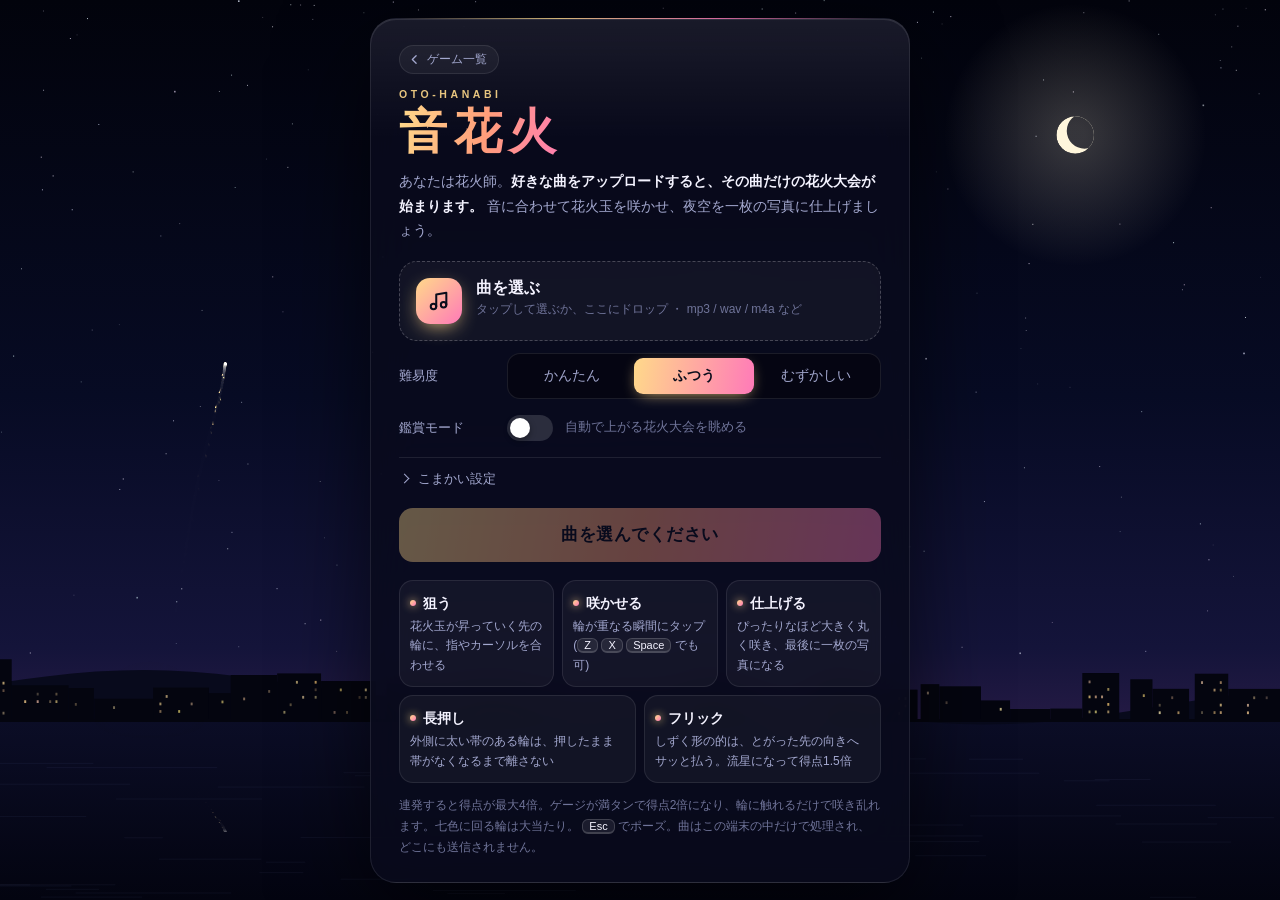
<file: hanabi.html>
<!DOCTYPE html>
<html lang="ja">
<head>
<meta charset="UTF-8">
<meta name="viewport" content="width=device-width, initial-scale=1, user-scalable=no">
<title>音花火 - あなたの曲が花火大会になる</title>
<link rel="stylesheet" href="common.css">
<style>
  :root { --a1: #ffd98a; --a2: #ff9d7a; --a3: #ff7ab8; --gold: #ffd98a; --panel: rgba(10, 11, 28, .88);
    --mincho: "Yu Mincho", "YuMincho", "Hiragino Mincho ProN", "Noto Serif JP", serif; }
  html, body { background: #02030c; }
  #stage { position: fixed; inset: 0; will-change: transform; }
  canvas.layer { position: fixed; inset: 0; width: 100%; height: 100%; display: block; }
  #ui { touch-action: none; }
  #ui.playing { cursor: none; }
  h1 { font-family: var(--mincho); font-style: normal; font-weight: 700; font-size: 48px; letter-spacing: .14em; }
  h2, #rankName { font-family: var(--mincho); letter-spacing: .12em; }
  #rank { font-family: var(--mincho); font-style: normal; padding-right: 0; }
  #photo { max-width: 100%; max-height: 44vh; margin: 0 auto 18px; border-radius: 16px; display: block;
    border: 1px solid var(--line2); background: #02030c; box-shadow: 0 18px 50px rgba(0,0,0,.5); }
  .how.two { grid-template-columns: 1fr 1fr; margin-top: 8px; }
  @media (max-width: 480px) { h1 { font-size: 38px; } .how.two { grid-template-columns: 1fr; } }
</style>
</head>
<body>
<div id="stage">
  <canvas class="layer" id="bg"></canvas>
  <canvas class="layer" id="fx"></canvas>
  <canvas class="layer" id="fg"></canvas>
</div>
<canvas class="layer" id="ui"></canvas>
<button id="pauseBtn" title="ポーズ (Esc)" aria-label="ポーズ"></button>

<div class="screen on" id="scTitle">
  <div class="card">
    <a class="back" href="index.html"><svg viewBox="0 0 24 24" fill="none" stroke="currentColor" stroke-width="2.4" stroke-linecap="round" stroke-linejoin="round"><path d="M15 5l-7 7 7 7"/></svg>ゲーム一覧</a>
    <div class="brand"><small>OTO-HANABI</small><h1>音花火</h1></div>
    <p class="lead">あなたは花火師。<b>好きな曲をアップロードすると、その曲だけの花火大会が始まります。</b>
      音に合わせて花火玉を咲かせ、夜空を一枚の写真に仕上げましょう。</p>
    <div id="drop">
      <div class="ico"><svg viewBox="0 0 24 24" fill="none" stroke="currentColor" stroke-width="2.2" stroke-linecap="round" stroke-linejoin="round"><path d="M9 18V5l11-2v13"/><circle cx="6" cy="18" r="3"/><circle cx="17" cy="16" r="3"/></svg></div>
      <div><strong id="dropTitle">曲を選ぶ</strong><div class="fmt">タップして選ぶか、ここにドロップ ・ mp3 / wav / m4a など</div></div>
      <div id="fileName"></div>
      <div id="listen"></div>
      <div class="bar" id="bar"><i></i></div>
    </div>
    <input type="file" id="file" accept="audio/*,.mp3,.wav,.ogg,.m4a,.flac,.aac" hidden>
    <div class="err" id="err"></div>
    <div id="beat"></div>

    <div class="row"><span>難易度</span>
      <div class="seg" id="diff">
        <button data-v="easy">かんたん</button>
        <button data-v="normal">ふつう</button>
        <button data-v="hard">むずかしい</button>
      </div>
    </div>
    <div class="row"><label for="auto">鑑賞モード</label>
      <input type="checkbox" id="auto"><span class="note">自動で上がる花火大会を眺める</span></div>
    <details class="adv"><summary>こまかい設定</summary>
      <div class="row"><label for="speed">打ち上げ速度</label>
        <input type="range" id="speed" min="1" max="10" step="1"><span class="val" id="speedV"></span></div>
      <div class="row"><label for="offset">タイミング</label>
        <input type="range" id="offset" min="-200" max="200" step="5"><span class="val" id="offsetV"></span></div>
      <div class="row"><label for="sfx">効果音</label>
        <input type="range" id="sfx" min="0" max="100" step="5"><span class="val" id="sfxV"></span></div>
    </details>

    <button class="btn primary" id="start" disabled>曲を選んでください</button>

    <div class="how">
      <div><b>狙う</b>花火玉が昇っていく先の輪に、指やカーソルを合わせる</div>
      <div><b>咲かせる</b>輪が重なる瞬間にタップ(<kbd>Z</kbd> <kbd>X</kbd> <kbd>Space</kbd> でも可)</div>
      <div><b>仕上げる</b>ぴったりなほど大きく丸く咲き、最後に一枚の写真になる</div>
    </div>
    <div class="how two">
      <div><b>長押し</b>外側に太い帯のある輪は、押したまま帯がなくなるまで離さない</div>
      <div><b>フリック</b>しずく形の的は、とがった先の向きへサッと払う。流星になって得点1.5倍</div>
    </div>
    <div class="hint">連発すると得点が最大4倍。ゲージが満タンで得点2倍になり、輪に触れるだけで咲き乱れます。七色に回る輪は大当たり。
      <kbd>Esc</kbd> でポーズ。曲はこの端末の中だけで処理され、どこにも送信されません。</div>
  </div>
</div>

<div class="screen dim" id="scPause">
  <div class="card" style="max-width:380px">
    <h2>ひと休み</h2>
    <button class="btn primary" id="resume" style="margin-top:0">続ける</button>
    <button class="btn" id="retryP">最初からやり直す</button>
    <button class="btn" id="quitP">曲選択に戻る</button>
  </div>
</div>

<div class="screen" id="scResult">
  <div class="card wide">
    <canvas id="photo"></canvas>
    <div class="resHead">
      <div id="rank">S</div>
      <div><div id="rankName"></div><div id="resSong"></div><div id="best"></div></div>
    </div>
    <div class="stats">
      <div>得点<b id="rScore"></b></div>
      <div>精度<b id="rAcc"></b></div>
      <div>最大連発<b id="rCombo"></b></div>
      <div>打ち上げ数<b id="rTotal"></b></div>
      <div style="color:#ffe08a">見事<b id="rP"></b></div>
      <div style="color:#9ff0c8">良し<b id="rG"></b></div>
      <div style="color:#9cc4ff">惜しい<b id="rO"></b></div>
      <div style="color:#b0b4cc">不発<b id="rM"></b></div>
    </div>
    <div class="btns">
      <button class="btn primary" id="retryR">もう一度</button>
      <button class="btn" id="save">写真を保存</button>
      <button class="btn" id="quitR">曲選択へ</button>
    </div>
  </div>
</div>

<script src="common.js"></script>
<script>
'use strict';
const $ = id => document.getElementById(id);
const TAU = Math.PI * 2;
const clamp = (v, a, b) => v < a ? a : v > b ? b : v;
function mulberry32(a) {
  return function () {
    a |= 0; a = a + 0x6D2B79F5 | 0;
    let t = Math.imul(a ^ a >>> 15, 1 | a);
    t = t + Math.imul(t ^ t >>> 7, 61 | t) ^ t;
    return ((t ^ t >>> 14) >>> 0) / 4294967296;
  };
}

/* ============================================================
 *  1. 音楽解析 (スペクトラルフラックスによる「音の立ち上がり」検出)
 * ============================================================ */
const FFT_N = 1024, HOP = 512;
const BAND_HZ = [200, 800, 3200];          // 4帯域 → 花火の種類に使う

const fftTables = (() => {
  const n = FFT_N, rev = new Uint16Array(n), cos = new Float32Array(n / 2), sin = new Float32Array(n / 2);
  const bits = Math.log2(n);
  for (let i = 0; i < n; i++) {
    let r = 0;
    for (let b = 0; b < bits; b++) r |= ((i >> b) & 1) << (bits - 1 - b);
    rev[i] = r;
  }
  for (let i = 0; i < n / 2; i++) { cos[i] = Math.cos(TAU * i / n); sin[i] = Math.sin(TAU * i / n); }
  const win = new Float32Array(n);
  for (let i = 0; i < n; i++) win[i] = 0.5 - 0.5 * Math.cos(TAU * i / (n - 1));
  return { rev, cos, sin, win };
})();

function fft(re, im) {
  const n = FFT_N, { rev, cos, sin } = fftTables;
  for (let i = 0; i < n; i++) {
    const j = rev[i];
    if (j > i) { const t = re[i]; re[i] = re[j]; re[j] = t; }
  }
  for (let size = 2; size <= n; size <<= 1) {
    const half = size >> 1, step = n / size;
    for (let i = 0; i < n; i += size) {
      for (let j = 0, k = 0; j < half; j++, k += step) {
        const a = i + j, b = a + half;
        const tr = re[b] * cos[k] + im[b] * sin[k];
        const ti = im[b] * cos[k] - re[b] * sin[k];
        re[b] = re[a] - tr; im[b] = im[a] - ti;
        re[a] += tr; im[a] += ti;
      }
    }
  }
}

// 和音を聴くための大きい FFT
const CN = 4096, CH = 2048;
const cTab = (() => {
  const n = CN, rev = new Uint16Array(n), cos = new Float32Array(n / 2), sin = new Float32Array(n / 2), win = new Float32Array(n), bits = Math.log2(n);
  for (let i = 0; i < n; i++) { let r = 0; for (let b = 0; b < bits; b++) r |= ((i >> b) & 1) << (bits - 1 - b); rev[i] = r; }
  for (let i = 0; i < n / 2; i++) { cos[i] = Math.cos(TAU * i / n); sin[i] = Math.sin(TAU * i / n); }
  for (let i = 0; i < n; i++) win[i] = 0.5 - 0.5 * Math.cos(TAU * i / (n - 1));
  return { rev, cos, sin, win };
})();
function fftBig(re, im) {
  const n = CN, { rev, cos, sin } = cTab;
  for (let i = 0; i < n; i++) { const j = rev[i]; if (j > i) { let t = re[i]; re[i] = re[j]; re[j] = t; t = im[i]; im[i] = im[j]; im[j] = t; } }
  for (let size = 2; size <= n; size <<= 1) {
    const h = size >> 1, step = n / size;
    for (let i = 0; i < n; i += size) for (let j = 0, k = 0; j < h; j++, k += step) {
      const a = i + j, b = a + h, tr = re[b] * cos[k] + im[b] * sin[k], ti = im[b] * cos[k] - re[b] * sin[k];
      re[b] = re[a] - tr; im[b] = im[a] - ti; re[a] += tr; im[a] += ti;
    }
  }
}

// 聴き取り: 拍・キー・盛り上がり・見せ場をまとめる (アップロード時に一度だけ)
const KEY_NAMES = ['ド', 'ド♯', 'レ', 'ミ♭', 'ミ', 'ファ', 'ファ♯', 'ソ', 'ラ♭', 'ラ', 'シ♭', 'シ'];
function listen(feat) {
  const { flux, frames, dt } = feat;
  // 盛り上がり (約2.4秒の平均を 0〜1 に)
  const ps = new Float64Array(frames + 1);
  for (let i = 0; i < frames; i++) ps[i + 1] = ps[i] + flux[i];
  const W = Math.max(2, Math.round(1.2 / dt)), env = new Float32Array(frames);
  for (let i = 0; i < frames; i++) { const lo = Math.max(0, i - W), hi = Math.min(frames, i + W + 1); env[i] = (ps[hi] - ps[lo]) / (hi - lo); }
  const sorted = Array.from(env).sort((a, b) => a - b), p10 = sorted[Math.floor(frames * 0.1)], p95 = sorted[Math.floor(frames * 0.95)] || 1;
  for (let i = 0; i < frames; i++) env[i] = clamp((env[i] - p10) / Math.max(1e-6, p95 - p10), 0, 1);
  feat.env = env;
  // 拍
  RG.beats(feat);
  const beats = feat.beatInfo.beats;
  // キー: 12音の鳴り方を長調・短調の型と照らし合わせる
  const tot = new Float64Array(12);
  for (let f = 0; f < feat.cFrames; f++) {
    let sm = 0; for (let k = 0; k < 12; k++) sm += feat.chroma[f * 12 + k];
    if (sm > 1e-6) for (let k = 0; k < 12; k++) tot[k] += feat.chroma[f * 12 + k] / sm;
  }
  const MAJ = [6.35, 2.23, 3.48, 2.33, 4.38, 4.09, 2.52, 5.19, 2.39, 3.66, 2.29, 2.88], MIN = [6.33, 2.68, 3.52, 5.38, 2.60, 3.53, 2.54, 4.75, 3.98, 2.69, 3.34, 3.17];
  const corr = (prof, sh) => {
    let ma = 0, mb = 0; for (let k = 0; k < 12; k++) { ma += tot[k]; mb += prof[k]; } ma /= 12; mb /= 12;
    let n = 0, da = 0, db = 0;
    for (let k = 0; k < 12; k++) { const a = tot[(k + sh) % 12] - ma, b = prof[k] - mb; n += a * b; da += a * a; db += b * b; }
    return n / Math.sqrt(da * db + 1e-12);
  };
  let key = { tonic: 0, minor: false }, kb = -2;
  for (let sh = 0; sh < 12; sh++) for (const minor of [false, true]) { const c = corr(minor ? MIN : MAJ, sh); if (c > kb) { kb = c; key = { tonic: sh, minor }; } }
  feat.key = key;
  feat.scale = new Uint8Array(12);                       // 効果音に使う音 (その調のペンタトニック)
  (key.minor ? [0, 3, 5, 7, 10] : [0, 2, 4, 7, 9]).forEach(d => feat.scale[(key.tonic + d) % 12] = 1);
  // 見せ場: 盛り上がりが一気に上がるところ (サビの入りなど)
  const pe = new Float64Array(frames + 1);
  for (let i = 0; i < frames; i++) pe[i + 1] = pe[i] + env[i];
  const L = Math.round(4 / dt), cand = [];
  for (let i = L; i + L < frames; i += Math.max(1, Math.round(0.25 / dt))) {
    const d = (pe[i + L] - pe[i]) / L - (pe[i] - pe[i - L]) / L;
    if (d > 0.2) cand.push({ t: i * dt, d });
  }
  cand.sort((a, b) => b.d - a.d);
  const climax = [], maxC = Math.ceil(feat.duration / 40) + 1;
  for (const c of cand) {
    if (climax.length >= maxC) break;
    if (climax.some(t => Math.abs(t - c.t) < 12)) continue;
    climax.push(c.t);
  }
  feat.climax = climax.map(t => {                        // いちばん近い拍に合わせる
    let b = t, bd = 1e9; for (const x of beats) { const d = Math.abs(x - t); if (d < bd) { bd = d; b = x; } }
    return bd < 0.5 ? b : t;
  }).sort((a, b) => a - b);
  feat.info = `${KEY_NAMES[key.tonic]}${key.minor ? '短調' : '長調'} ・ 見せ場 ${feat.climax.length} か所`;
}

async function extractFeatures(buffer, onProgress) {
  const sr = buffer.sampleRate, len = buffer.length;
  const mono = new Float32Array(len);
  for (let c = 0; c < buffer.numberOfChannels; c++) {
    const d = buffer.getChannelData(c);
    for (let i = 0; i < len; i++) mono[i] += d[i];
  }
  const frames = Math.floor((len - FFT_N) / HOP) + 1;
  if (frames < 10) throw new Error('曲が短すぎます');
  // 左右どちらで鳴っているか
  const pan = new Float32Array(frames);
  if (buffer.numberOfChannels > 1) {
    const L = buffer.getChannelData(0), R = buffer.getChannelData(1);
    for (let f = 0; f < frames; f++) {
      let a = 0, b = 0;
      for (let i = f * HOP, e = i + FFT_N; i < e; i += 2) { a += L[i] * L[i]; b += R[i] * R[i]; }
      a = Math.sqrt(a); b = Math.sqrt(b);
      pan[f] = (b - a) / (a + b + 1e-9);
    }
  }
  const bright = new Float32Array(frames);
  const half = FFT_N / 2;
  const binBand = new Uint8Array(half);
  for (let k = 0; k < half; k++) {
    const hz = k * sr / FFT_N;
    binBand[k] = hz < BAND_HZ[0] ? 0 : hz < BAND_HZ[1] ? 1 : hz < BAND_HZ[2] ? 2 : 3;
  }
  const flux = new Float32Array(frames), loud = new Float32Array(frames);
  const bands = [0, 1, 2, 3].map(() => new Float32Array(frames));
  const prev = new Float32Array(half), re = new Float32Array(FFT_N), im = new Float32Array(FFT_N);
  const win = fftTables.win;
  let lastYield = performance.now();
  for (let f = 0; f < frames; f++) {
    const off = f * HOP;
    for (let i = 0; i < FFT_N; i++) { re[i] = mono[off + i] * win[i]; im[i] = 0; }
    fft(re, im);
    let sum = 0, ls = 0, cw = 0, cs = 0;
    for (let k = 1; k < half; k++) {
      const lin = Math.sqrt(re[k] * re[k] + im[k] * im[k]);
      const mag = Math.log1p(50 * lin);
      if (k > 3 && k < 140) { cw += lin; cs += lin * k; }       // 音の高さの目安 (重心)
      ls += mag;
      const d = mag - prev[k];
      if (d > 0) { sum += d; bands[binBand[k]][f] += d; }
      prev[k] = mag;
    }
    flux[f] = sum; loud[f] = ls; bright[f] = cw > 1e-9 ? Math.log2(cs / cw) : 0;
    if ((f & 255) === 0 && performance.now() - lastYield > 30) {
      onProgress && onProgress(f / frames * 0.7, 0);
      await new Promise(r => setTimeout(r));
      lastYield = performance.now();
    }
  }
  flux[0] = 0; bands.forEach(b => b[0] = 0);
  // 和音・メロディ: 長い窓でもう一度聴き、12音それぞれの強さを記録する
  const cFrames = Math.max(1, Math.floor((len - CN) / CH) + 1), chroma = new Float32Array(cFrames * 12);
  if (len >= CN) {
    const cre = new Float32Array(CN), cim = new Float32Array(CN), pcOf = new Int8Array(CN / 2).fill(-1);
    for (let k = 1; k < CN / 2; k++) {
      const hz = k * sr / CN;
      if (hz >= 196 && hz <= 2100) pcOf[k] = ((Math.round(12 * Math.log2(hz / 261.6256)) % 12) + 12) % 12;
    }
    for (let f = 0; f < cFrames; f++) {
      const off = f * CH;
      for (let i = 0; i < CN; i++) { cre[i] = mono[off + i] * cTab.win[i]; cim[i] = 0; }
      fftBig(cre, cim);
      for (let k = 1; k < CN / 2; k++) if (pcOf[k] >= 0) chroma[f * 12 + pcOf[k]] += Math.sqrt(cre[k] * cre[k] + cim[k] * cim[k]);
      if ((f & 63) === 0 && performance.now() - lastYield > 30) {
        onProgress && onProgress(0.7 + 0.3 * f / cFrames, 1);
        await new Promise(r => setTimeout(r));
        lastYield = performance.now();
      }
    }
  }
  onProgress && onProgress(1, 1);
  let seed = frames;
  for (let i = 0; i < frames; i += 97) seed = (seed * 31 + Math.round(flux[i] * 10)) | 0;
  return { flux, loud, bright, pan, chroma, cFrames, bands, frames, dt: HOP / sr, sr, duration: buffer.duration, seed };
}

/* ============================================================
 *  2. 譜面 (花火プログラム) の生成
 * ============================================================ */
const DIFF = {
  easy:   { mult: 1.7,  gap: 0.60, base: 0.05,  per: 0.20, max: 0.24, hit: 1.25, holdEvery: 15, flick: 0.07, fb: 0.5, fh: 9, mh: 9 },
  normal: { mult: 1.45, gap: 0.3, base: 0.045, per: 0.28, max: 0.30, hit: 1.05, holdEvery: 9.5, flick: 0.13, fb: 0.22, fh: 0.6, mh: 0.2 },
  hard:   { mult: 1.25, gap: 0.21, base: 0.04,  per: 0.36, max: 0.38, hit: 0.92, holdEvery: 7, flick: 0.18, fb: 0.18, fh: 0.4, mh: 0.17 },
};
// 花火らしい色の組み合わせ (色相)
const PALETTES = [[45, 5], [355, 45], [130, 185], [215, 275], [325, 45], [185, 215], [25, 355], [275, 325], [150, 50], [200, 330]];

function makeChart(feat, diffName, aspect = 2.2, travel = 1, minD = 0) {
  const { flux, bands, frames, dt, env } = feat, P = DIFF[diffName];
  const ps = new Float64Array(frames + 1);
  for (let i = 0; i < frames; i++) ps[i + 1] = ps[i] + flux[i];
  const gm = ps[frames] / frames;
  const W = Math.max(4, Math.round(0.5 / dt));
  const fT = n => (n * HOP + FFT_N / 2) / feat.sr + 0.002;

  // 拍の格子: 拍・裏拍・16分のどこに近いか
  const beats = feat.beatInfo.beats, per = feat.beatInfo.period;
  const grid = t => {
    let lo = 0, hi = beats.length - 1;
    while (lo < hi) { const m = (lo + hi + 1) >> 1; if (beats[m] <= t) lo = m; else hi = m - 1; }
    const b0 = beats[lo], p = lo + 1 < beats.length ? beats[lo + 1] - b0 : per;
    const x = (t - b0) / p * 4, q = Math.round(x);
    return { d: (x - q) * p / 4, sub: ((q % 4) + 4) % 4 };
  };

  const cands = [];
  for (let n = 2; n < frames - 2; n++) {
    const v = flux[n];
    if (v < flux[n - 1] || v <= flux[n + 1] || v < flux[n - 2] || v < flux[n + 2]) continue;
    const lo = Math.max(0, n - W), hi = Math.min(frames, n + W + 1);
    const lm = (ps[hi] - ps[lo]) / (hi - lo);
    if (v > lm * P.mult + gm * 0.15) {
      const gr = grid(fT(n)), on = Math.abs(gr.d) < 0.035;       // リズムに乗っている音を優先
      cands.push({ n, s: (v - lm) * (on ? [1.5, 1.05, 1.25, 1.05][gr.sub] : 1), gd: on ? gr.d : 0 });
    }
  }
  cands.sort((a, b) => b.s - a.s);                 // 強い音から優先して採用
  const taken = new Uint8Array(frames), picked = [];
  for (const c of cands) {
    if (taken[c.n]) continue;
    picked.push(c);
    const g = Math.max(1, Math.round(P.gap * (1.45 - 0.6 * env[c.n]) / dt));   // 静かなところはゆったり、サビは細かく
    taken.fill(1, Math.max(0, c.n - g + 1), Math.min(frames, c.n + g));
  }
  picked.forEach((c, i) => c.rank = 1 - i / picked.length);                   // 1 に近いほど強い音
  const bigThr = picked.length ? picked[Math.floor(picked.length * 0.07)].s : Infinity;
  // 拍の穴埋め: 曲が鳴っているのに的がない拍 (サビでは裏拍も) に小さな花火を足し、一定のテンポで叩き続けられるようにする
  if (picked.length > 4) {
    const tk = picked.map(c => fT(c.n)).sort((a, b) => a - b);
    const free = (t, w) => {
      let lo = 0, hi = tk.length - 1;
      while (lo < hi) { const m = (lo + hi) >> 1; if (tk[m] < t - w) lo = m + 1; else hi = m; }
      return !(tk[lo] >= t - w && tk[lo] <= t + w);
    };
    const ls = Array.from(feat.loud).sort((a, b) => a - b), lmed = ls[ls.length >> 1];
    const fill = (t, thr) => {
      if (t < tk[0] || t > tk[tk.length - 1]) return;
      const n = clamp(Math.round((t - 0.002 - FFT_N / 2 / feat.sr) * feat.sr / HOP), 2, frames - 3);
      if (env[n] < thr || feat.loud[n] < lmed * 0.5) return;
      picked.push({ n, s: 0, gd: 0, tt: t, rank: 0.15 });
    };
    for (let k = 0; k < beats.length; k++) {
      const b = beats[k], pp = k + 1 < beats.length ? beats[k + 1] - b : per;
      if (free(b, pp * 0.3)) fill(b, P.fb);
      if (pp / 2 >= P.mh && free(b + pp / 2, pp * 0.22)) fill(b + pp / 2, P.fh);
    }
  }
  picked.sort((a, b) => a.n - b.n);
  const tAt = k => picked[k].tt ?? fT(picked[k].n) - picked[k].gd * 0.6;      // 拍にほぼ乗っている音は拍へ寄せる

  // 長押し: 音が伸びている (鳴り続けていて、新しい音の立ち上がりが少ない) 区間を選ぶ。
  // 始まりも終わりも実際の音に合わせ、途中の音は「長押し中に弾ける小花火」になる。
  const role = new Uint8Array(picked.length), holdOf = {};
  if (picked.length > 6) {
    const pl = new Float64Array(frames + 1);
    for (let i = 0; i < frames; i++) pl[i + 1] = pl[i] + feat.loud[i];
    const mean = (arr, a, b) => b > a ? (arr[b] - arr[a]) / (b - a) : 0;
    const spans = [];
    for (let i = 2; i < picked.length - 1; i++) {
      const a = picked[i].n, head = mean(pl, a + 1, Math.min(frames, a + 5)) || 1e-9;
      let bestJ = -1, bestS = -1e9;
      for (let j = i + 1; j < picked.length; j++) {
        const b = picked[j].n, d = (b - a) * dt;
        if (d > 2.8) break;
        if (d < 0.75) continue;
        if (j + 1 < picked.length && (picked[j + 1].n - b) * dt < 0.3) continue;   // 終わったあと次へ動く間
        const sustain = Math.min(1.2, mean(pl, a + 2, b) / head);
        if (sustain < 0.55) continue;                                               // 音が途切れている
        const sc = sustain - 0.5 * mean(ps, a + 3, Math.max(a + 3, b - 2)) / gm + 0.08 * Math.min(d, 2);
        if (sc > bestS) { bestS = sc; bestJ = j; }
      }
      let eb = bestJ > 0 ? picked[bestJ].n : 0, et = bestJ > 0 ? tAt(bestJ) : 0;
      // 次の音までずっと伸びている音: 音が小さくなるところ (または次の音の少し手前) まで押す
      const nx = picked[i + 1].n, lim = Math.min(nx - Math.round(0.35 / dt), a + Math.round(3 / dt));
      let e = a + 3;
      while (e < lim && feat.loud[e] >= head * 0.5) e++;
      if ((e - a) * dt >= 0.75) {
        const sc = Math.min(1.2, mean(pl, a + 2, e) / head) - 0.5 * mean(ps, a + 3, e) / gm + 0.08 * Math.min((e - a) * dt, 2);
        if (sc > bestS) { bestS = sc; bestJ = i; eb = e; et = fT(e); }
      }
      if (bestJ > 0) spans.push({ i, j: bestJ, eb, et, sc: bestS });
    }
    spans.sort((x, y) => y.sc - x.sc);
    let quota = Math.floor(feat.duration / P.holdEvery);
    const used = [];
    for (const sp of spans) {
      if (quota <= 0) break;
      const ta = picked[sp.i].n * dt, tb = sp.eb * dt;
      if (used.some(u => ta < u[1] + 2.5 && tb > u[0] - 2.5)) continue;
      used.push([ta, tb]); quota--;
      role[sp.i] = 1; holdOf[sp.i] = sp;
      for (let k = sp.i + 1; k <= sp.j; k++) role[k] = 2;
    }
  }
  // 見せ場: いちばん近い強い音を尺玉にする
  for (const ct of feat.climax) {
    let bk = -1, bs = -1;
    for (let k = 0; k < picked.length; k++) {
      if (role[k]) continue;
      const d = Math.abs(tAt(k) - ct);
      if (d < 0.6 && picked[k].s * (1 - d) > bs) { bs = picked[k].s * (1 - d); bk = k; }
    }
    if (bk >= 0) picked[bk].clim = true;
  }
  // 音の高さ: 前後数秒の中で高い音か低い音か (0〜1)
  const br = picked.map(c => { let sm = 0; for (let k = 0; k < 4; k++) sm += feat.bright[Math.min(frames - 1, c.n + k)]; return sm / 4; });
  const hrOf = i => {
    let lo = 0, cnt = 0;
    for (let k = i - 1; k >= 0 && (picked[i].n - picked[k].n) * dt < 6; k--) { cnt++; if (br[k] < br[i]) lo++; }
    for (let k = i + 1; k < picked.length && (picked[k].n - picked[i].n) * dt < 6; k++) { cnt++; if (br[k] < br[i]) lo++; }
    return cnt >= 4 ? lo / cnt : 0.5;
  };
  // 左右: 曲全体のばらつきに対してどちらに寄っているか
  let pv = 0; for (let i = 0; i < frames; i += 4) pv += feat.pan[i] * feat.pan[i];
  const pstd = Math.sqrt(pv / Math.ceil(frames / 4)) || 1;
  // そのとき鳴っている音 (調の音の中から) → 効果音の高さ
  const pitchAt = (t, hr) => {
    const ci = clamp(Math.floor(t * feat.sr / CH), 0, feat.cFrames - 1), cj = Math.min(feat.cFrames - 1, ci + 1);
    let pc = feat.key.tonic, bv = -1;
    for (let k = 0; k < 12; k++) { if (!feat.scale[k]) continue; const v = feat.chroma[ci * 12 + k] + feat.chroma[cj * 12 + k]; if (v > bv) { bv = v; pc = k; } }
    return 67 + ((pc - 7 + 12) % 12) + (hr > 0.7 ? 12 : 0);
  };

  const bandMean = bands.map(b => { let s = 0; for (let i = 0; i < frames; i++) s += b[i]; return s / frames || 1e-9; });
  const rng = mulberry32(feat.seed + diffName.length * 7919);
  const use = [1, 1, 1, 1];
  const notes = [];
  let u = 0.5, v = 0.5, dir = rng() < 0.5 ? -1 : 1, prevT = -10, prevType = -1;
  let pal = PALETTES[Math.floor(rng() * PALETTES.length)], palLeft = 0;

  for (let i = 0; i < picked.length; i++) {
    if (role[i] === 2) continue;
    const c = picked[i];
    const t = tAt(i);
    let hold = 0, ticks = [];
    if (role[i] === 1) { hold = holdOf[i].et; for (let k = i + 1; k < holdOf[i].j; k++) ticks.push(tAt(k)); }
    // 花火の種類: いちばん目立って鳴った帯域 (偏りすぎないよう補正)
    const useSum = use[0] + use[1] + use[2] + use[3];
    let type = 0, best = -1;
    for (let b = 0; b < 4; b++) {
      const sc = (bands[b][c.n - 1] + bands[b][c.n] + bands[b][c.n + 1]) / bandMean[b] / (0.4 + 2.4 * use[b] / useSum);
      if (sc > best) { best = sc; type = b; }
    }
    for (let b = 0; b < 4; b++) use[b] *= 0.85;
    use[type] += 1;
    const hi = bands[3][c.n] / bandMean[3] / (bands[0][c.n] / bandMean[0] + bands[3][c.n] / bandMean[3] + 1e-9);

    // 夜空での位置: 高い音ほど高く、左右は音の定位に寄せつつ、前の花火から流れるようにつなぐ
    const hr = hrOf(i), targetV = 0.86 - 0.72 * hr, panB = clamp(feat.pan[c.n] / (pstd * 2.5), -1, 1);
    const gap = t - prevT;
    if (gap > 1.6 || notes.length === 0) {
      u = clamp(0.5 + panB * 0.3 + (rng() - 0.5) * 0.5, 0.1, 0.9); v = targetV; dir = rng() < 0.5 ? -1 : 1;
    } else {
      const d = Math.max(minD, Math.min(P.max, P.base + gap * P.per) * travel);     // 続く的が重ならない距離は必ずあける
      const sv = clamp(targetV - v, -d * aspect * 0.85, d * aspect * 0.85);
      const rem = Math.sqrt(Math.max(0, d * d - (sv / aspect) * (sv / aspect)));
      if (type !== prevType && rng() < 0.35) dir = -dir;
      if (panB * dir < -0.4 && rng() < 0.5) dir = -dir;
      let du = dir * Math.max(rem, d * 0.4);
      if (u + du < 0.04 || u + du > 0.96) { dir = -dir; du = -du; }
      u = clamp(u + du, 0.04, 0.96); v = clamp(v + sv, 0.05, 0.95);
    }
    if (palLeft <= 0 || gap > 1.6) { pal = PALETTES[Math.floor(rng() * PALETTES.length)]; palLeft = 6 + Math.floor(rng() * 6); }
    palLeft--;
    const flip = rng() < 0.5;
    const nextGap = i + 1 < picked.length ? (picked[i + 1].n - c.n) * dt : 10;
    const big = !hold && ((c.s >= bigThr && gap >= 0.5 && nextGap >= 0.5) || c.clim || i === picked.length - 1);
    const rainbow = !big && !hold && i > 4 && rng() < 0.065;      // たまに混ざる大当たりの「虹玉」
    notes.push({ t, type, big, rainbow, hold, ticks, flick: false, fr: -Math.PI / 2 + (rng() - 0.5) * 1.4,
      fs: c.rank + (nextGap > 0.7 ? 0.5 : 0) + 0.4 * hi,          // フリック向きの度合い: 強い音・フレーズの締め・シンバル系
      sz: 0.82 + 0.24 * c.rank + 0.2 * env[c.n], midi: pitchAt(t, hr), hot: env[c.n],
      u, v, hue: pal[flip ? 1 : 0], hue2: pal[flip ? 0 : 1], lu: (rng() - 0.5) * 0.14, ph: rng() * TAU });
    prevT = hold || t; prevType = type;
  }
  // フリック: アクセントの強い音やフレーズの締め。払う向きは次の花火の方向 (placeNotes で決める)
  const fq = Math.floor(notes.length * P.flick);
  const order = notes.map((n, i) => i).filter(i => i > 2 && !notes[i].big && !notes[i].rainbow && !notes[i].hold)
    .sort((a, b) => notes[b].fs - notes[a].fs);
  let fc = 0;
  for (const i of order) {
    if (fc >= fq) break;
    if (notes[i - 1].flick || (notes[i + 1] && notes[i + 1].flick)) continue;
    notes[i].flick = true; fc++;
  }
  return notes;
}
// 調の音階を k 段のぼる
function scaleStep(midi, k) {
  const sc = song.feat.scale; let m = midi;
  while (k > 0) { m++; if (sc[((m % 12) + 12) % 12]) k--; }
  return m > 105 ? m - 12 : m;
}

/* ============================================================
 *  3. 画面と舞台 (夜空・街・水面)
 * ============================================================ */
const bgCv = $('bg'), fxCv = $('fx'), fgCv = $('fg'), uiCv = $('ui');
const bgc = bgCv.getContext('2d'), fxc = fxCv.getContext('2d'), fgc = fgCv.getContext('2d'), uic = uiCv.getContext('2d');
const COARSE = !!(window.matchMedia && matchMedia('(pointer: coarse)').matches);      // 指で操作する端末
const G = { W: 0, H: 0, dpr: 1, S: 1, horizon: 0, skyL: 0, skyT: 0, skyW: 0, skyH: 0, hitR: 50 };

function resize() {
  G.dpr = Math.min(window.devicePixelRatio || 1, 1.5);
  G.W = window.innerWidth || 800; G.H = window.innerHeight || 600;   // 非表示タブで 0 になっても壊れないように
  G.S = clamp(Math.min(G.W, G.H) / 720, 0.5, 1.5);
  G.horizon = Math.round(G.H * 0.8);
  const mx = Math.max(46, G.W * 0.08);
  G.skyL = mx; G.skyW = G.W - mx * 2;
  G.skyT = Math.max(84, G.H * 0.13); G.skyH = G.H * 0.64 - G.skyT;
  G.hitR = clamp(Math.min(G.W, G.H) * 0.085 * (COARSE ? 1.3 : 1), COARSE ? 50 : 40, 74);
  for (const [cv, c] of [[bgCv, bgc], [fxCv, fxc], [fgCv, fgc], [uiCv, uic]]) {
    cv.width = Math.round(G.W * G.dpr); cv.height = Math.round(G.H * G.dpr);
    c.setTransform(G.dpr, 0, 0, G.dpr, 0, 0);
  }
  fxc.globalCompositeOperation = 'lighter'; fxc.lineCap = 'round';
  drawScenery();
  if (game) placeNotes(game);
}

function drawScenery() {
  const { W, H, S, horizon } = G, r = mulberry32(20240707);
  // 夜空
  const sky = bgc.createLinearGradient(0, 0, 0, horizon);
  sky.addColorStop(0, '#02030c'); sky.addColorStop(0.55, '#070b24'); sky.addColorStop(0.9, '#14143a'); sky.addColorStop(1, '#241a44');
  bgc.fillStyle = sky; bgc.fillRect(0, 0, W, H);
  const stars = Math.round(W * H / 5200);
  for (let i = 0; i < stars; i++) {
    const x = r() * W, y = Math.pow(r(), 1.4) * horizon * 0.92, a = 0.15 + r() * 0.65, s = r() < 0.08 ? 1.6 : 1;
    bgc.fillStyle = `rgba(${220 + r() * 35 | 0},${225 + r() * 30 | 0},255,${a})`;
    bgc.fillRect(x, y, s, s);
  }
  // 月
  const mx = W * 0.84, my = H * 0.15, mr = 15 * S;
  const mg = bgc.createRadialGradient(mx, my, mr * 0.5, mx, my, mr * 7);
  mg.addColorStop(0, 'rgba(255,244,214,.20)'); mg.addColorStop(1, 'rgba(255,244,214,0)');
  bgc.fillStyle = mg; bgc.fillRect(mx - mr * 7, my - mr * 7, mr * 14, mr * 14);
  bgc.save();                                   // 三日月: 円から、ずらした円をくり抜いた形
  bgc.beginPath(); bgc.arc(mx, my, mr, 0, TAU);
  bgc.arc(mx + mr * 0.5, my - mr * 0.22, mr * 0.95, 0, TAU, true);
  bgc.clip('evenodd');
  bgc.fillStyle = '#fff6dc'; bgc.beginPath(); bgc.arc(mx, my, mr, 0, TAU); bgc.fill();
  bgc.restore();

  // 前景: 水面と街のシルエット
  fgc.clearRect(0, 0, W, H);
  const water = fgc.createLinearGradient(0, horizon, 0, H);
  water.addColorStop(0, '#0b0d26'); water.addColorStop(1, '#030410');
  fgc.fillStyle = water; fgc.fillRect(0, horizon, W, H - horizon);
  fgc.fillStyle = 'rgba(150,165,255,.05)';
  for (let i = 0; i < 46; i++) {
    const y = horizon + 4 + Math.pow(r(), 0.8) * (H - horizon - 6), w = 30 + r() * 150;
    fgc.fillRect(r() * W - w / 2, y, w, 1);
  }
  // 遠くの山
  fgc.fillStyle = '#080a1c';
  fgc.beginPath(); fgc.moveTo(0, horizon);
  for (let x = 0; x <= W; x += 24) fgc.lineTo(x, horizon - (18 + Math.sin(x * 0.004 + 1) * 14 + Math.sin(x * 0.011) * 8) * S);
  fgc.lineTo(W, horizon); fgc.closePath(); fgc.fill();
  // 街
  let x = -10;
  while (x < W) {
    const bw = (14 + r() * 34) * S, tall = r() < 0.12, bh = (tall ? 44 + r() * 46 : 8 + r() * 30) * S;
    fgc.fillStyle = '#04050f';
    fgc.fillRect(x, horizon - bh, bw, bh + 1);
    if (tall && r() < 0.5) fgc.fillRect(x + bw / 2 - 1, horizon - bh - 12 * S, 2, 12 * S);
    const cols = Math.floor(bw / (5 * S)), rows = Math.floor(bh / (6 * S));
    for (let cx = 1; cx < cols; cx++) for (let ry = 1; ry < rows; ry++) {
      if (r() < 0.2) {
        fgc.fillStyle = `rgba(255,${200 + r() * 40 | 0},${120 + r() * 60 | 0},${0.25 + r() * 0.5})`;
        fgc.fillRect(x + cx * 5 * S, horizon - bh + ry * 6 * S, 1.6 * S, 2.2 * S);
      }
    }
    x += bw + (r() < 0.3 ? r() * 10 * S : 0);
  }
  fgc.fillStyle = '#04050f'; fgc.fillRect(0, horizon - 1, W, 3);
}
window.addEventListener('resize', resize);

/* ============================================================
 *  4. 花火 (パーティクル)
 * ============================================================ */
let parts = [];
const later = [];         // 少し遅れて開く小花火
let shake = 0;
const hsl = (h, s, l) => `hsl(${h} ${s}% ${l}%)`;
const GOLD = hsl(44, 100, 66), WARM = hsl(38, 100, 78);

function sphereDir() {     // 球面上の一様な向きを2Dへ投影 → 立体的な丸い花火になる
  const z = Math.random() * 2 - 1, a = Math.random() * TAU, r = Math.sqrt(1 - z * z);
  return [r * Math.cos(a), r * Math.sin(a)];
}
function addPart(x, y, vx, vy, o) {
  parts.push({ x, y, px: x, py: y, vx, vy, age: 0, acc: 0,
    life: o.life, drag: o.drag ?? 0.955, g: o.g ?? 0, w: o.w ?? 1.6, c: o.c, c2: o.c2, sw: o.sw ?? 0.5,
    flick: o.flick || 0, emit: o.emit || 0, a: o.a ?? 1 });
}
function spark(x, y, spread = 30) {
  if (parts.length > 3600) return;
  const s = G.S;
  addPart(x, y, (Math.random() - 0.5) * spread * s, (Math.random() - 0.5) * spread * s,
    { life: 0.22 + Math.random() * 0.36, drag: 0.9, g: 70 * s, w: 1, c: WARM, flick: 2, a: 0.8 });
}
function glow(x, y, r, hue, a) {
  const gr = fxc.createRadialGradient(x, y, 0, x, y, r);
  gr.addColorStop(0, `hsla(${hue},100%,72%,${a})`); gr.addColorStop(0.4, `hsla(${hue},100%,60%,${a * 0.35})`);
  gr.addColorStop(1, `hsla(${hue},100%,50%,0)`);
  fxc.globalAlpha = 1; fxc.fillStyle = gr; fxc.fillRect(x - r, y - r, r * 2, r * 2);
}
// 半径 R まで広がる初速 (空気抵抗 drag のとき)
const v0 = (R, drag) => R * 60 * (1 - drag) * 1.04;

function shell(x, y, R, n, q, o) {
  const ragged = q < 0.7;
  for (let i = 0; i < n; i++) {
    const [dx, dy] = o.ring ? (() => { const a = Math.random() * TAU, cx = Math.cos(a), cy = Math.sin(a) * 0.32;
      return [cx * o.rc - cy * o.rs, cx * o.rs + cy * o.rc]; })() : sphereDir();
    const sp = v0(R, o.drag ?? 0.955) * (ragged ? 0.45 + Math.random() * 0.75 : 0.96 + Math.random() * 0.08);
    addPart(x, y, dx * sp, dy * sp, o);
  }
}

function burst(x, y, type, hue, hue2, q, big) {
  // 画面が重くならないよう、火花が多いときは一発あたりの量を減らす
  const S = G.S, load = parts.length > 4200 ? 0.22 : parts.length > 3000 ? 0.4 : parts.length > 2000 ? 0.65 : 1;
  const N = n => Math.max(6, Math.round(n * load * (0.45 + 0.55 * q)));
  const c1 = hsl(hue, 100, 64), c2 = hsl(hue2, 100, 66);
  if (big) {
    const R = 265 * S * q;
    glow(x, y, R * 2.3, hue, 0.34 * q);
    shell(x, y, R, N(190), q, { life: 2.0, drag: 0.958, g: 34 * S, w: 2.1, c: GOLD, c2: c1, sw: 0.45, flick: 1 });
    shell(x, y, R * 0.55, N(70), q, { life: 1.5, drag: 0.955, g: 28 * S, w: 2.3, c: c2, flick: 1 });
    shell(x, y, R * 0.8, N(54), q, { life: 3.0, drag: 0.968, g: 115 * S, w: 1.5, c: hsl(42, 100, 60), emit: 22, a: 0.85 });
    shell(x, y, R * 0.2, N(26), 1, { life: 0.4, drag: 0.9, w: 2, c: '#fff' });
    shake = Math.max(shake, 10 * q);
    return;
  }
  if (type === 0) {            // 菊: 金の尾を引いて色が変わる
    const R = 150 * S * q;
    glow(x, y, R * 2.2, hue, 0.24 * q);
    shell(x, y, R, N(104), q, { life: 1.5, drag: 0.955, g: 38 * S, w: 1.8, c: GOLD, c2: c1, sw: 0.5, flick: 1 });
    shell(x, y, R * 0.18, N(16), 1, { life: 0.35, drag: 0.9, w: 2, c: '#fff' });
  } else if (type === 1) {     // 牡丹: 芯入りの丸い二色
    const R = 122 * S * q;
    glow(x, y, R * 2.2, hue, 0.22 * q);
    shell(x, y, R, N(84), q, { life: 1.15, drag: 0.95, g: 30 * S, w: 2.5, c: c1, flick: 1 });
    shell(x, y, R * 0.48, N(38), q, { life: 1.0, drag: 0.95, g: 26 * S, w: 2.3, c: c2, flick: 1 });
  } else if (type === 2) {     // 椰子 + 土星の輪
    const R = 138 * S * q, a = Math.random() * Math.PI;
    glow(x, y, R * 2.0, hue, 0.2 * q);
    shell(x, y, R, N(15), q, { life: 1.55, drag: 0.962, g: 95 * S, w: 3.2, c: hsl(40, 100, 62), c2: c1, sw: 0.7, emit: 46 });
    shell(x, y, R * 0.9, N(46), q, { life: 1.0, drag: 0.95, g: 20 * S, w: 2, c: c2, ring: true, rc: Math.cos(a), rs: Math.sin(a), flick: 1 });
  } else {                     // 千輪: 小さな花がぱらぱらと咲く
    const R = 92 * S * q, k = Math.max(3, Math.round(7 * q));
    glow(x, y, R * 2.0, hue, 0.16 * q);
    shell(x, y, R * 0.35, N(12), 1, { life: 0.3, drag: 0.9, w: 1.6, c: '#fff' });
    for (let i = 0; i < k; i++) {
      const a = Math.random() * TAU, d = Math.sqrt(Math.random()) * R;
      const bx = x + Math.cos(a) * d, by = y + Math.sin(a) * d, col = hsl(i % 2 ? hue : hue2, 100, 80);
      later.push({ at: performance.now() + 40 + i * 45 + Math.random() * 90, fn: () => {
        glow(bx, by, 60 * S, i % 2 ? hue : hue2, 0.14);
        shell(bx, by, 36 * S, N(16), q, { life: 0.6, drag: 0.94, g: 30 * S, w: 1.5, c: col, flick: 2 });
      } });
    }
  }
}

function comet(x, y, a, hue, hue2) {     // フリック: 払った向きへ流れる流星
  const S = G.S, k = parts.length > 3000 ? 0.45 : 1, c1 = hsl(hue, 100, 70), c2 = hsl(hue2, 100, 66);
  for (let i = 0; i < 36 * k; i++) {
    const aa = a + (Math.random() - 0.5) * 0.5, sp = (380 + Math.random() * 560) * S;
    addPart(x, y, Math.cos(aa) * sp, Math.sin(aa) * sp,
      { life: 0.7 + Math.random() * 0.5, drag: 0.955, g: 40 * S, w: 2.2, c: i % 3 ? c1 : GOLD, c2, sw: 0.5, flick: 1, emit: i % 5 === 0 ? 30 : 0 });
  }
}
function fizzle(x, y) {        // 不発
  for (let i = 0; i < 9; i++) {
    addPart(x, y, (Math.random() - 0.5) * 60 * G.S, (Math.random() - 0.2) * 40 * G.S,
      { life: 0.7 + Math.random() * 0.4, drag: 0.97, g: 160 * G.S, w: 1.2, c: 'hsl(25 60% 45%)', a: 0.55, flick: 2 });
  }
}

function stepParticles(dt) {
  const c = fxc, d60 = dt * 60;
  let j = 0;
  for (let i = 0; i < parts.length; i++) {
    const p = parts[i];
    p.age += dt;
    if (p.age >= p.life) continue;
    p.px = p.x; p.py = p.y;
    const d = Math.pow(p.drag, d60);
    p.vx *= d; p.vy = p.vy * d + p.g * dt;
    p.x += p.vx * dt; p.y += p.vy * dt;
    const f = p.age / p.life;
    let a = f < 0.55 ? 1 : (1 - f) / 0.45;
    if (p.flick && (p.flick === 2 || f > 0.62) && Math.random() < 0.5) a *= 0.15;
    c.globalAlpha = a * p.a;
    c.strokeStyle = p.c2 && f > p.sw ? p.c2 : p.c;
    c.lineWidth = p.w;
    c.beginPath(); c.moveTo(p.px, p.py); c.lineTo(p.x, p.y); c.stroke();
    if (p.emit && f < 0.8) { p.acc += p.emit * dt; while (p.acc >= 1) { p.acc--; spark(p.x, p.y, 24); } }
    parts[j++] = p;
  }
  parts.length = j;
}

// 昇っていく花火玉の位置 (p: 0=発射, 1=頂点)
function shellPos(p, lx, tx, ty, ph) {
  const e = 1 - (1 - p) * (1 - p);
  return { x: lx + (tx - lx) * e + Math.sin(p * 10 + ph) * 3.5 * G.S * (1 - p), y: G.horizon - (G.horizon - ty) * e };
}
function drawRise(n, p, w) {
  const pos = shellPos(p, n.lx, n.x, n.y, n.ph), S = G.S;
  if (n.sx === undefined) {
    if (p < 0.2) {               // 発射: 筒口の火花と「ポン」
      glow(n.lx, G.horizon - 4, (n.big ? 70 : 44) * S, 38, 0.4);
      for (let i = 0; i < (n.big ? 12 : 7); i++) {
        addPart(n.lx, G.horizon - 2, (Math.random() - 0.5) * 80 * S, -(110 + Math.random() * 190) * S,
          { life: 0.3 + Math.random() * 0.3, drag: 0.95, g: 520 * S, w: 1.2, c: WARM, flick: 2, a: 0.85 });
      }
      launchPop(n.big);
    }
  } else if (p < 1) {
    fxc.globalAlpha = 0.85; fxc.strokeStyle = WARM; fxc.lineWidth = w;
    fxc.beginPath(); fxc.moveTo(n.sx, n.sy); fxc.lineTo(pos.x, pos.y); fxc.stroke();
    fxc.globalAlpha = 1; fxc.fillStyle = '#fff6dc';                      // 光る玉の先端
    fxc.beginPath(); fxc.arc(pos.x, pos.y, w * 0.75, 0, TAU); fxc.fill();
    if (Math.random() < (n.big ? 0.9 : 0.5)) spark(pos.x, pos.y, n.big ? 46 : 26);
    if (n.big && Math.random() < 0.5) spark(pos.x, pos.y, 70);
  }
  n.sx = pos.x; n.sy = pos.y;
}
// 曲の拍に合わせて水面の台船から噴き上がる火花
const SITES = [0.14, 0.32, 0.5, 0.68, 0.86];
function fountain(x, power, hue) {
  if (parts.length > 2800) return;
  const S = G.S, k = Math.round(9 + 8 * power);
  for (let i = 0; i < k; i++) {
    addPart(x + (Math.random() - 0.5) * 6, G.horizon - 3, (Math.random() - 0.5) * 90 * S, -(280 + Math.random() * 300 * power + 110 * power) * S,
      { life: 0.5 + Math.random() * 0.4, drag: 0.985, g: 560 * S, w: 1.5, c: i % 2 ? GOLD : hsl(hue, 100, 70), flick: 2, a: 0.9 });
  }
}
function starMine() {            // 見せ場: 空いっぱいの速射連発
  for (let i = 0; i < 8; i++) {
    later.push({ at: performance.now() + i * 75, fn: () => {
      const pal = PALETTES[Math.floor(Math.random() * PALETTES.length)], k = i % 2 ? 7 - (i >> 1) : i >> 1;
      burst(G.skyL + G.skyW * (k + 0.5) / 8, G.skyT + G.skyH * (0.1 + Math.random() * 0.4), i % 4, pal[0], pal[1], 0.75, false);
      boom(i % 4, 0.3, false);
    } });
  }
  cheer(0.6); pulse = Math.max(pulse, 1.4);
}
function updateStage(now) {
  const g = game, f = song.feat, B = f.beatInfo.beats, C = f.climax;
  while (g.bi < B.length && B[g.bi] <= now) {
    const k = g.bi++, e = f.env[clamp(Math.round(B[k] / f.dt), 0, f.frames - 1)];
    if (now - B[k] > 0.2 || e < 0.45) continue;
    const hue = (k * 37) % 360, st = [0, 1, 2, 3, 4, 3, 2, 1][k % 8];
    if (k % 4 === 0 && e > 0.7) SITES.forEach(u => fountain(G.W * u, e, hue));
    else { fountain(G.W * SITES[st], e, hue); if (e > 0.75) fountain(G.W * SITES[4 - st], e, hue + 40); }
  }
  while (g.ci < C.length && C[g.ci] <= now) { if (now - C[g.ci] < 0.3) starMine(); g.ci++; }
}

// タイトルやリザルトの背景で上がる花火
const ambient = [];
let ambientNext = 0;
function stepAmbient(pnow) {
  if (pnow > ambientNext) {
    ambientNext = pnow + 500 + Math.random() * 1500;
    const pal = PALETTES[Math.floor(Math.random() * PALETTES.length)];
    const x = G.skyL + Math.random() * G.skyW, y = G.skyT + Math.random() * G.skyH * 0.8;
    ambient.push({ x, y, lx: x + (Math.random() - 0.5) * 0.12 * G.W, ph: Math.random() * TAU, t0: pnow, dur: 1000 + Math.random() * 400,
      type: Math.floor(Math.random() * 4), big: Math.random() < 0.1, hue: pal[0], hue2: pal[1] });
  }
  for (let i = ambient.length - 1; i >= 0; i--) {
    const s = ambient[i], p = (pnow - s.t0) / s.dur;
    if (p >= 1) {
      burst(s.x, s.y, s.type, s.hue, s.hue2, 0.8 + Math.random() * 0.2, s.big);
      boom(s.type, 0.45, s.big);
      ambient.splice(i, 1);
    } else drawRise(s, p, 1.6 * G.S);
  }
}

/* ============================================================
 *  5. 設定・音まわり
 * ============================================================ */
const screens = ['scTitle', 'scPause', 'scResult'];
function show(id) {
  screens.forEach(s => $(s).classList.toggle('on', s === id));
  $('pauseBtn').style.display = id === null ? 'block' : 'none';
  uiCv.classList.toggle('playing', id === null);
}

const settings = Object.assign({ diff: 'normal', speed: 5, offset: 0, sfx: 45, auto: false },
  JSON.parse(localStorage.getItem('otohanabi') || '{}'));
function saveSettings() { localStorage.setItem('otohanabi', JSON.stringify(settings)); }
function syncSettingsUI() {
  document.querySelectorAll('#diff button').forEach(b => b.classList.toggle('sel', b.dataset.v === settings.diff));
  $('speed').value = settings.speed; $('speedV').textContent = settings.speed;
  $('offset').value = settings.offset; $('offsetV').textContent = (settings.offset > 0 ? '+' : '') + settings.offset + ' ms';
  $('sfx').value = settings.sfx; $('sfxV').textContent = settings.sfx + ' %';
  $('auto').checked = settings.auto;
}
$('diff').addEventListener('click', e => {
  if (e.target.dataset.v) { settings.diff = e.target.dataset.v; saveSettings(); syncSettingsUI(); updateStartBtn(); }
});
for (const k of ['speed', 'offset', 'sfx']) {
  $(k).addEventListener('input', e => { settings[k] = +e.target.value; saveSettings(); syncSettingsUI(); });
}
$('auto').addEventListener('change', e => { settings.auto = e.target.checked; saveSettings(); updateStartBtn(); });
syncSettingsUI();

let actx = null, analyser = null, specData = null, noiseBuf = null, sfxBus = null, revIn = null;
let song = null;       // { name, buffer, feat }
let loadToken = 0;

function ensureCtx() {
  if (!actx) {
    actx = new (window.AudioContext || window.webkitAudioContext)();
    analyser = actx.createAnalyser();
    analyser.fftSize = 256; analyser.smoothingTimeConstant = 0.75;
    analyser.connect(actx.destination);
    specData = new Uint8Array(analyser.frequencyBinCount);
    noiseBuf = actx.createBuffer(1, actx.sampleRate, actx.sampleRate);
    const d = noiseBuf.getChannelData(0);
    for (let i = 0; i < d.length; i++) d[i] = Math.random() * 2 - 1;
    // 効果音の出口: 音割れを防ぐコンプレッサーと、湾に響くような残響
    sfxBus = actx.createDynamicsCompressor();
    sfxBus.threshold.value = -14; sfxBus.ratio.value = 5; sfxBus.attack.value = 0.003; sfxBus.release.value = 0.2;
    sfxBus.connect(actx.destination);
    const len = Math.round(actx.sampleRate * 2.4), ir = actx.createBuffer(2, len, actx.sampleRate);
    for (let c = 0; c < 2; c++) {
      const b = ir.getChannelData(c); let y = 0;
      for (let i = 0; i < len; i++) { const k = i / len; y += ((Math.random() * 2 - 1) * Math.pow(1 - k, 2.6) - y) * (0.6 - 0.45 * k); b[i] = y; }
    }
    const conv = actx.createConvolver(), rg = actx.createGain();
    conv.buffer = ir; rg.gain.value = 0.6; revIn = actx.createGain();
    revIn.connect(conv); conv.connect(rg); rg.connect(sfxBus);
  }
  return actx;
}

/* ---- 効果音の部品 ---- */
function out(node, wet = 0.35) {
  node.connect(sfxBus);
  if (wet > 0) { const s = actx.createGain(); s.gain.value = wet; node.connect(s); s.connect(revIn); }
}
function nz(t, dur, type, f0, f1, peak, wet, attack = 0.002) {        // ノイズ
  const src = actx.createBufferSource(), f = actx.createBiquadFilter(), g = actx.createGain();
  src.buffer = noiseBuf; f.type = type;
  f.frequency.setValueAtTime(f0, t); f.frequency.exponentialRampToValueAtTime(f1, t + dur);
  g.gain.setValueAtTime(0.0001, t); g.gain.linearRampToValueAtTime(peak, t + attack);
  g.gain.exponentialRampToValueAtTime(0.0006, t + dur);
  src.connect(f); f.connect(g); out(g, wet);
  src.start(t, Math.random() * 0.5, dur + 0.05);
}
function tn(t, dur, type, f0, f1, peak, wet) {                         // 音程のある音
  const o = actx.createOscillator(), g = actx.createGain();
  o.type = type; o.frequency.setValueAtTime(f0, t);
  if (f1 !== f0) o.frequency.exponentialRampToValueAtTime(f1, t + dur * 0.6);
  g.gain.setValueAtTime(0.0001, t); g.gain.linearRampToValueAtTime(peak, t + 0.004);
  g.gain.exponentialRampToValueAtTime(0.0005, t + dur);
  o.connect(g); out(g, wet); o.start(t); o.stop(t + dur + 0.03);
}
function crackle(t, dur, peak) {                                       // パチパチと散る音
  const src = actx.createBufferSource(), f = actx.createBiquadFilter(), g = actx.createGain();
  src.buffer = noiseBuf; f.type = 'highpass'; f.frequency.value = 3600;
  g.gain.setValueAtTime(0, t);
  const times = [];
  for (let i = 0, n = Math.round(dur * 26); i < n; i++) times.push(t + Math.random() * dur);
  times.sort((a, b) => a - b);
  for (let i = 0; i < times.length; i++) {
    const a = times[i], e = Math.min(a + 0.006 + Math.random() * 0.008, (times[i + 1] || 1e9) - 0.001);
    if (e <= a) continue;
    g.gain.setValueAtTime(peak * (0.35 + Math.random() * 0.65) * (1 - (a - t) / dur * 0.6), a); g.gain.setValueAtTime(0, e);
  }
  src.connect(f); f.connect(g); out(g, 0.3);
  src.start(t, Math.random() * 0.4, dur + 0.1);
}
// 花火の破裂音: 腹に響く低音 + 胴鳴り + 弾ける音 + 散る音
function boom(type, q, big) {
  if (!sfxOn()) return;
  const t = actx.currentTime, v = settings.sfx / 100 * Math.min(1.2, q);
  if (big) {
    tn(t, 1.1, 'sine', 95, 30, v * 0.9, 0.5);
    tn(t, 0.5, 'sine', 240, 80, v * 0.5, 0.5);
    nz(t, 0.16, 'bandpass', 1500, 500, v * 0.3, 0.5);
    nz(t, 1.3, 'lowpass', 520, 110, v * 0.6, 0.6);
    nz(t, 0.07, 'highpass', 1800, 1800, v * 0.3, 0.3);
    crackle(t + 0.25, 1.0, v * 0.16);
    return;
  }
  nz(t, 0.1, 'bandpass', [1300, 1600, 1900, 2600][type], [600, 700, 800, 1200][type], v * 0.22, 0.4);
  tn(t, 0.32, 'sine', [200, 230, 260, 320][type], [70, 80, 90, 120][type], v * [0.55, 0.5, 0.42, 0.22][type], 0.4);
  nz(t, [0.42, 0.38, 0.4, 0.2][type], 'lowpass', [700, 1100, 1700, 3600][type], [175, 275, 425, 900][type], v * [0.34, 0.34, 0.3, 0.24][type], 0.5);
  if (type === 1 || type === 2) nz(t, 0.05, 'highpass', 2500, 2500, v * 0.16, 0.3);
  if (type === 3) crackle(t + 0.05, 0.45, v * 0.24);
  else crackle(t + 0.22, 0.5, v * 0.1);
}
function whoosh() {              // フリック: 風を切る音
  if (!sfxOn()) return;
  nz(actx.currentTime, 0.28, 'bandpass', 500, 3800, settings.sfx / 100 * 0.24, 0.3, 0.11);
}
function thud() {                // 不発
  if (!sfxOn()) return;
  const t = actx.currentTime, v = settings.sfx / 100;
  tn(t, 0.14, 'sine', 120, 55, v * 0.16, 0.1); nz(t, 0.1, 'lowpass', 400, 200, v * 0.08, 0.1);
}
function launchPop(big) {        // 発射の「ポン」
  if (!sfxOn()) return;
  tn(actx.currentTime, big ? 0.14 : 0.09, 'sine', big ? 150 : 210, 70, settings.sfx / 100 * (big ? 0.13 : 0.05), 0.3);
}
function sizzleStart() {         // 長押し中: 火花が回り続ける音
  if (!sfxOn()) return null;
  const t = actx.currentTime, v = settings.sfx / 100;
  const src = actx.createBufferSource(), f = actx.createBiquadFilter(), g = actx.createGain(), lfo = actx.createOscillator(), lg = actx.createGain();
  src.buffer = noiseBuf; src.loop = true; f.type = 'highpass'; f.frequency.value = 4200;
  g.gain.setValueAtTime(0.0001, t); g.gain.linearRampToValueAtTime(v * 0.07, t + 0.08);
  lfo.frequency.value = 13; lg.gain.value = v * 0.035; lfo.connect(lg); lg.connect(g.gain);
  src.connect(f); f.connect(g); out(g, 0.3);
  src.start(t); lfo.start(t);
  return { src, g, lfo };
}
function sizzleStop(s) {
  if (!s) return;
  const t = actx.currentTime;
  try { s.g.gain.cancelScheduledValues(t); s.g.gain.setTargetAtTime(0, t, 0.04); s.src.stop(t + 0.3); s.lfo.stop(t + 0.3); } catch (e) {}
}

function setProgress(p) {
  $('bar').style.display = p === null ? 'none' : 'block';
  if (p !== null) $('bar').firstElementChild.style.width = (p * 100).toFixed(1) + '%';
}
function updateStartBtn() {
  const b = $('start');
  if (!song) { b.disabled = true; if (!b.dataset.busy) b.textContent = '曲を選んでください'; return; }
  const ch = makeChart(song.feat, settings.diff), n = ch.length, h = ch.filter(x => x.hold).length, f = ch.filter(x => x.flick).length;
  b.disabled = n === 0;
  b.textContent = n ? `${settings.auto ? '鑑賞する' : '開演'} ・ タップ ${n - h - f}・長押し ${h}・フリック ${f}` : '音の立ち上がりを検出できませんでした';
}

// 拍の確認パネル (テンポを半分/倍に切り替えたら、拍に合わせ直す)
const beatPanel = RG.beatPanel($('beat'), { song: () => song, change: () => { if (song) { listen(song.feat); $('listen').textContent = song.feat.info; } updateStartBtn(); } });
async function loadBuffer(buffer, name) {
  const token = ++loadToken;
  song = null;
  $('err').textContent = '';
  $('fileName').textContent = name + ' のリズムを聴いています…'; $('listen').textContent = '';
  beatPanel.refresh(); $('drop').classList.remove('has');
  $('start').dataset.busy = '1'; $('start').disabled = true; $('start').textContent = '花火を仕込んでいます…';
  setProgress(0);
  try {
    const feat = await extractFeatures(buffer, (p, phase) => {
      if (token !== loadToken) return;
      setProgress(p);
      if (phase === 1) $('fileName').textContent = name + ' のメロディと響きを聴いています…';
    });
    if (token !== loadToken) return;
    const clean = name.replace(/\.[a-z0-9]{2,5}$/i, '');
    feat.tempoMode = RG.tempoMode(clean);
    listen(feat);
    song = { name: clean, buffer, feat };
    const m = Math.floor(buffer.duration / 60), s = Math.floor(buffer.duration % 60);
    $('fileName').textContent = `${song.name} ・ ${m}:${String(s).padStart(2, '0')}`;
    $('drop').classList.add('has'); $('dropTitle').textContent = '曲を変える';
    $('listen').textContent = feat.info;
  } catch (e) {
    if (token !== loadToken) return;
    $('fileName').textContent = '';
    $('err').textContent = '解析に失敗しました: ' + e.message;
  } finally {
    if (token === loadToken) { setProgress(null); delete $('start').dataset.busy; beatPanel.refresh(); updateStartBtn(); }
  }
}
async function loadFile(file) {
  if (!file) return;
  $('err').textContent = '';
  $('fileName').textContent = file.name + ' を読み込み中…';
  let buffer;
  try {
    const data = await file.arrayBuffer();
    saveLastSong(file.name, data.slice(0));
    buffer = await ensureCtx().decodeAudioData(data);
  } catch (e) {
    $('fileName').textContent = '';
    $('err').textContent = 'この形式のファイルは再生できませんでした。mp3 / wav / ogg / m4a などを試してください。';
    return;
  }
  await loadBuffer(buffer, file.name);
}
// 一度選んだ曲をほかのゲームでも使えるように保存しておく (ほかのゲームと共通)
function songDB() {
  return new Promise((res, rej) => {
    const r = indexedDB.open('rg-songs', 1);
    r.onupgradeneeded = () => r.result.createObjectStore('s');
    r.onsuccess = () => res(r.result); r.onerror = () => rej(r.error);
  });
}
async function saveLastSong(name, data) { try { (await songDB()).transaction('s', 'readwrite').objectStore('s').put({ name, data }, 'last'); } catch (e) {} }
(async () => {
  try {
    const db = await songDB();
    const s = await new Promise(res => { const q = db.transaction('s').objectStore('s').get('last'); q.onsuccess = () => res(q.result); q.onerror = () => res(null); });
    if (s && !song && loadToken === 0) {
      $('fileName').textContent = s.name + ' を読み込み中…';
      loadBuffer(await ensureCtx().decodeAudioData(s.data.slice(0)), s.name);
    }
  } catch (e) {}
})();
const drop = $('drop');
drop.addEventListener('click', () => $('file').click());
$('file').addEventListener('change', e => { loadFile(e.target.files[0]); e.target.value = ''; });
window.addEventListener('dragover', e => { e.preventDefault(); drop.classList.add('over'); });
window.addEventListener('dragleave', () => drop.classList.remove('over'));
window.addEventListener('drop', e => {
  e.preventDefault(); drop.classList.remove('over');
  if ($('scTitle').classList.contains('on')) loadFile(e.dataTransfer.files[0]);
});

/* ============================================================
 *  6. ゲーム進行
 * ============================================================ */
const WIN = { perfect: 0.07, great: 0.12, good: 0.18 };
const FEVER_LEN = 8;                                   // 大祭の長さ (秒)
const MULT_AT = [0, 10, 25, 50];                       // 連発数 → 倍率 ×1〜×4
const MULT_COLOR = ['#9fa4cf', '#9ff0c8', '#ffd98a', '#ff8fb0'];
const multOf = combo => combo >= 50 ? 4 : combo >= 25 ? 3 : combo >= 10 ? 2 : 1;
const rings = [];          // 命中の衝撃波
let banner = null;         // 画面中央の大きな文字
let pulse = 0;             // 命中で夜空が一瞬ふくらむ

/* ---- ごほうびの音 ---- */
const PENTA = [1, 9 / 8, 5 / 4, 3 / 2, 5 / 3, 2, 9 / 4, 5 / 2];
function sfxOn() { return actx && actx.state === 'running' && settings.sfx > 0; }
function chime(kind, midi) {         // 命中の鈴: その瞬間に曲で鳴っている音 (曲のキーの音階) を、高く澄んだ音で鳴らす
  if (!sfxOn()) return;
  const t = actx.currentTime, hz = m => 440 * Math.pow(2, ((m > 96 ? m - 12 : m) - 69) / 12);
  const m0 = (midi || 76) + 12 - (kind === 'good' ? 12 : 0), f = hz(m0);
  const v = settings.sfx / 100 * (kind === 'perfect' ? 0.2 : kind === 'great' ? 0.14 : 0.09);
  nz(t, 0.03, 'highpass', 5200, 5200, v * 0.5, 0.1);                 // 指先に返る「チッ」
  tn(t, 0.5, 'sine', f, f, v, 0.7);
  tn(t, 0.26, 'sine', f * 2, f * 2, v * 0.42, 0.6);
  tn(t, 0.11, 'sine', f * 3, f * 3, v * 0.2, 0.4);
  tn(t, 0.05, 'triangle', f * 4, f * 4, v * 0.1, 0.3);
  if (kind === 'perfect' && song) {                                   // きらめき: 音階を二つのぼる装飾音
    const g2 = hz(scaleStep(m0, 2));
    tn(t + 0.055, 0.42, 'sine', g2, g2, v * 0.55, 0.8);
    tn(t + 0.055, 0.2, 'sine', g2 * 2, g2 * 2, v * 0.2, 0.6);
  }
}
function riseSound(level) {          // 倍率アップ
  if (!sfxOn()) return;
  const vol = settings.sfx / 100, t = actx.currentTime;
  [0, 0.07, 0.14].forEach((d, i) => {
    const o = actx.createOscillator(), g = actx.createGain();
    o.type = 'triangle'; o.frequency.setValueAtTime(523.25 * [1, 5 / 4, 3 / 2][i] * (1 + (level - 2) * 0.25), t + d);
    g.gain.setValueAtTime(0, t + d); g.gain.linearRampToValueAtTime(vol * 0.2, t + d + 0.005);
    g.gain.exponentialRampToValueAtTime(0.0005, t + d + 0.35);
    o.connect(g); out(g, 0.4); o.start(t + d); o.stop(t + d + 0.4);
  });
}
function cheer(amount) {             // 観客の歓声
  if (!sfxOn()) return;
  const vol = settings.sfx / 100, t = actx.currentTime;
  const src = actx.createBufferSource(), f = actx.createBiquadFilter(), g = actx.createGain();
  src.buffer = noiseBuf; src.loop = true;
  f.type = 'bandpass'; f.Q.value = 0.8;
  f.frequency.setValueAtTime(700, t); f.frequency.linearRampToValueAtTime(1500, t + 0.5); f.frequency.linearRampToValueAtTime(900, t + 2.2);
  g.gain.setValueAtTime(0.0001, t); g.gain.linearRampToValueAtTime(vol * 0.42 * amount, t + 0.35);
  g.gain.exponentialRampToValueAtTime(0.0005, t + 2.4);
  src.connect(f); f.connect(g); out(g, 0.4);
  src.start(t); src.stop(t + 2.5);
}
function showBanner(text, color, size = 1) { banner = { text, color, size, t0: performance.now() }; }

// 誘爆: ごほうびとして近くにおまけの花火が咲く
function chainBurst(n, i) {
  later.push({ at: performance.now() + 90 + i * 105 + Math.random() * 80, fn: () => {
    if (parts.length > 4200) return;
    const a = Math.random() * TAU, d = (95 + Math.random() * 120) * G.S;
    const x = clamp(n.x + Math.cos(a) * d, 20, G.W - 20), y = clamp(n.y + Math.sin(a) * d * 0.8, 30, G.horizon - 60);
    const pal = PALETTES[Math.floor(Math.random() * PALETTES.length)], type = Math.floor(Math.random() * 4);
    burst(x, y, type, pal[0], pal[1], 0.45 + Math.random() * 0.2, false);
    boom(type, 0.28, false);
  } });
}
function startFever(now) {
  const g = game;
  g.feverOn = true; g.feverEnd = now + FEVER_LEN; g.gauge = 1; g.fevers++;
  showBanner('大 祭', '#ffe9b8', 1.5);
  cheer(1); shake = Math.max(shake, 8); pulse = 1.6;
  for (let i = 0; i < 9; i++) {
    later.push({ at: performance.now() + i * 70, fn: () => {
      const pal = PALETTES[Math.floor(Math.random() * PALETTES.length)];
      burst(G.skyL + G.skyW * (i + 0.5) / 9, G.skyT + G.skyH * (0.15 + Math.random() * 0.5), i % 4, pal[0], pal[1], 0.7, false);
      boom(i % 4, 0.3, false);
    } });
  }
}
const JUDGE = {
  perfect: { label: '見事!', color: '#ffe08a', w: 1,    q: 1 },
  great:   { label: '良し',   color: '#9ff0c8', w: 0.7,  q: 0.8 },
  good:    { label: '惜しい', color: '#9cc4ff', w: 0.35, q: 0.55 },
  miss:    { label: '不発',   color: '#9da1bb', w: 0,    q: 0 },
};
const LEAD_IN = 2.6;
let game = null;
const pointer = { x: -999, y: -999, touch: false, down: false };
const keys = new Set();
const pressed = () => pointer.down || keys.size > 0;
const texts = [];          // 浮かぶ判定文字
let shout = null;          // 掛け声

// 長時間露光の「写真」: 咲いた花火をすべて一枚に焼き付ける
const photoFx = document.createElement('canvas'), pfc = photoFx.getContext('2d');

function placeNotes(g) {
  const hit = DIFF[g.diff].hit;
  for (const n of g.notes) {
    n.x = G.skyL + n.u * G.skyW; n.y = G.skyT + n.v * G.skyH;
    let su = SITES[0];                                  // いちばん近い台船から上がる
    for (const q of SITES) if (Math.abs(q * G.W - n.x) < Math.abs(su * G.W - n.x)) su = q;
    n.lx = clamp(su * G.W + n.lu * G.W * 0.2, 10, G.W - 10);
    n.r = G.hitR * hit * (n.big ? 1.3 : 1);
    n.sx = undefined;
  }
  for (let i = 0; i < g.notes.length; i++) {          // フリックの向き
    const n = g.notes[i], nx = g.notes[i + 1];
    if (!n.flick) continue;
    n.fa = nx && nx.t - n.t < 1.6 && Math.hypot(nx.x - n.x, nx.y - n.y) > n.r * 0.8 ? Math.atan2(nx.y - n.y, nx.x - n.x) : n.fr;
  }
}

function startGame() {
  if (!song) return;
  stopGame(); beatPanel.stop();
  if (G.W !== (window.innerWidth || 800) || G.H !== (window.innerHeight || 600)) resize();
  const ctx = ensureCtx();
  ctx.resume();
  const notes = makeChart(song.feat, settings.diff, G.skyW / G.skyH, COARSE && G.skyW > G.skyH * 1.2 ? 0.7 : 1,
    2.2 * G.hitR * DIFF[settings.diff].hit * 0.62 / G.skyW).map(n => Object.assign({ done: false }, n));
  const src = ctx.createBufferSource();
  src.buffer = song.buffer;
  src.connect(analyser);
  const startAt = ctx.currentTime + LEAD_IN;
  src.start(startAt);
  game = {
    src, startAt, notes, head: 0, diff: settings.diff,
    rise: (() => {                                      // 発射の瞬間も拍に乗るよう、昇る時間を拍の整数倍にする
      const base = 1.72 - settings.speed * 0.115, per = song.feat.beatInfo.period;
      return clamp(Math.max(1, Math.round(base / per)) * per, 0.5, 2.4);
    })(),
    bi: 0, ci: 0,
    offset: settings.offset / 1000, auto: settings.auto,
    score: 0, shown: 0, combo: 0, maxCombo: 0, accSum: 0, judged: 0,
    mult: 1, gauge: 0, feverOn: false, feverEnd: 0, fevers: 0, shouts: 0,
    scorePunch: 0, comboPunch: 0, multPunch: 0,
    counts: { perfect: 0, great: 0, good: 0, miss: 0 },
    lastHit: null, hold: null, flick: null, total: notes.length + notes.filter(n => n.hold).length, paused: false, finished: false, duration: song.buffer.duration,
  };
  placeNotes(game);
  photoFx.width = G.W >= G.H ? 1600 : 900;
  photoFx.height = Math.round(photoFx.width * G.H / G.W);
  keys.clear(); pointer.down = false;
  ambient.length = 0; texts.length = 0; rings.length = 0; later.length = 0; shout = null; banner = null;
  show(null);
}
function stopGame() {
  if (!game) return;
  try { game.src.stop(); } catch (e) {}
  if (game.hold) sizzleStop(game.hold.snd);
  game.src.disconnect();
  game = null;
}
function songTime() {
  const lat = (actx.outputLatency || actx.baseLatency || 0);
  return actx.currentTime - game.startAt - lat - game.offset;
}

function comboUp(pnow) {
  const g = game;
  g.combo++; if (g.combo > g.maxCombo) g.maxCombo = g.combo;
  g.comboPunch = pnow;
  const m = multOf(g.combo);
  if (m > g.mult) {                       // 倍率アップ
    g.mult = m; g.multPunch = pnow;
    showBanner(['', '', '二 倍!', '三 倍!', '四 倍!'][m], MULT_COLOR[m - 1]);
    riseSound(m); pulse = Math.max(pulse, 1.3);
    rings.push({ x: G.W / 2, y: G.H * 0.42, r: 150 * G.S, color: MULT_COLOR[m - 1], t0: pnow, perfect: false });
    if (m === 4) cheer(0.6);
  }
  if (g.combo === 30 || g.combo === 75 || (g.combo >= 100 && g.combo % 50 === 0)) {
    shout = { text: (g.shouts++ % 2) ? 'かーぎやー!' : 'たーまやー!', t0: pnow };
    cheer(0.7);
  }
  return m;
}

function judge(n, kind, flicked) {
  const g = game, J = JUDGE[kind];
  n.done = true; n.pending = false;
  g.counts[kind]++; g.judged++; g.accSum += J.w;
  const pnow = performance.now();
  let gain = 0, label = J.label;
  if (kind === 'miss') {
    g.combo = 0; g.mult = 1;
    if (n.hold) { g.counts.miss++; g.judged++; }          // 長押しは頭と最後の二発ぶん
    if (!g.feverOn) g.gauge = Math.max(0, g.gauge - 0.07);
    fizzle(n.sx ?? n.x, n.sy ?? n.y); thud();
  } else {
    const m = comboUp(pnow);
    const fever = g.feverOn, fl = n.flick && flicked;
    gain = Math.round(1000 * J.w * (n.big ? 2 : 1) * (n.rainbow ? 3 : 1) * (fl ? 1.5 : 1) * m * (fever ? 2 : 1));
    g.score += gain; g.scorePunch = pnow;
    burst(n.x, n.y, n.type, n.hue, n.hue2, (n.hold ? J.q * 0.6 : J.q) * n.sz, n.big);
    // サビでは左右対称にもう一輪 (こだまのように少し遅れて小さく咲く)
    if (n.hot > 0.6 && !n.hold && Math.abs(n.x - G.W / 2) > 90 * G.S && parts.length < 2600) {
      later.push({ at: pnow + 130, fn: () => burst(G.W - n.x, n.y, n.type, n.hue2, n.hue, J.q * 0.5, false) });
    }
    if (fl) { comet(n.x, n.y, n.fa, n.hue, n.hue2); if (kind === 'perfect') label = '流星!'; }
    if (n.rainbow) {                        // 虹玉: 大当たり
      burst(n.x, n.y, 1, (n.hue + 120) % 360, (n.hue + 240) % 360, 0.85, false);
      burst(n.x, n.y, 0, (n.hue + 200) % 360, n.hue2, 0.6, false);
      showBanner('虹 玉!', '#ffffff', 0.9); shake = Math.max(shake, 6); cheer(0.5);
    }
    if (n.hold) g.hold = { n, ti: 0, lost: null, last: null, acc: 0, spin: Math.random() * TAU, snd: sizzleStart() };
    else try { stamp(n, J.q * n.sz); } catch (e) { console.warn(e); }     // 写真の失敗でゲームを止めない
    boom(n.type, J.q, n.big);
    chime(kind, n.midi);
    if (pointer.touch && !g.auto && navigator.vibrate) { try { navigator.vibrate(kind === 'perfect' ? 12 : 6); } catch (e) {} }
    if (fl) whoosh();
    const extra = (kind === 'perfect' ? (m >= 4 ? 2 : m >= 2 ? 1 : 0) : 0) + (fever ? 2 : 0) + (n.rainbow ? 4 : 0);
    for (let i = 0; i < extra; i++) chainBurst(n, i);
    rings.push({ x: n.x, y: n.y, r: n.r, color: J.color, t0: pnow, perfect: kind === 'perfect' });
    pulse = Math.max(pulse, kind === 'perfect' ? 1 : 0.5);
    if (!fever) {
      g.gauge += ({ perfect: 0.05, great: 0.032, good: 0.015 })[kind] * (n.big ? 2 : 1) + (n.rainbow ? 0.2 : 0);
      if (g.gauge >= 1) startFever(n.t);
    }
    g.lastHit = { x: n.x, y: n.y, t: n.hold || n.t };
  }
  texts.push({ x: n.x, y: n.y - n.r * 0.9, text: label, color: J.color, t0: pnow,
    sub: gain ? '+' + gain.toLocaleString() : '', hot: gain >= 4000 });
}

/* ---- 長押し: 押している間、火車が回り続ける ---- */
function updateHold(now) {
  const g = game, h = g.hold, n = h.n, S = G.S, pnow = performance.now();
  const on = g.auto || (Math.hypot(pointer.x - n.x, pointer.y - n.y) <= n.r * 1.7 && (g.feverOn || pressed()));
  if (on) h.lost = null; else if (h.lost === null) h.lost = now;
  const fever = g.feverOn;
  if (!on && now - h.lost > 0.16 && now < n.hold - 0.12) {      // 離してしまった
    g.hold = null; g.combo = 0; g.mult = 1; sizzleStop(h.snd); thud();
    g.counts.miss++; g.judged++;
    if (!fever) g.gauge = Math.max(0, g.gauge - 0.07);
    fizzle(n.x, n.y);
    texts.push({ x: n.x, y: n.y - n.r * 0.9, text: '途切れ', color: JUDGE.miss.color, t0: pnow, sub: '', hot: false });
    return;
  }
  // 回る火花
  const de = clamp(now - (h.last ?? now), 0, 0.1); h.last = now;
  h.acc += de * 95 * (parts.length > 3000 ? 0.4 : 1);
  while (h.acc >= 1) {
    h.acc--;
    const a = h.spin + now * 8.5 + (Math.random() < 0.5 ? Math.PI : 0) + (Math.random() - 0.5) * 0.25, sp = (200 + Math.random() * 130) * S;
    addPart(n.x, n.y, Math.cos(a) * sp, Math.sin(a) * sp,
      { life: 0.45 + Math.random() * 0.4, drag: 0.95, g: 60 * S, w: 1.7, c: Math.random() < 0.5 ? GOLD : hsl(n.hue, 100, 68), c2: hsl(n.hue2, 100, 66), sw: 0.6, flick: 2, a: 0.95 });
  }
  // 途中の音: 小花火が弾ける
  while (h.ti < n.ticks.length && n.ticks[h.ti] <= now) {
    h.ti++;
    const mm = comboUp(pnow), gain = 300 * mm * (fever ? 2 : 1);
    g.score += gain; g.scorePunch = pnow;
    const a = Math.random() * TAU, d = n.r * (1.1 + Math.random() * 0.9), bx = n.x + Math.cos(a) * d, by = n.y + Math.sin(a) * d * 0.8;
    const hue = h.ti % 2 ? n.hue : n.hue2;
    glow(bx, by, 70 * S, hue, 0.16);
    shell(bx, by, 46 * S, parts.length > 3000 ? 10 : 22, 1, { life: 0.65, drag: 0.94, g: 30 * S, w: 1.6, c: hsl(hue, 100, 78), flick: 2 });
    boom(3, 0.3, false); chime('perfect', scaleStep(n.midi, h.ti));
    rings.push({ x: n.x, y: n.y, r: n.r * 0.8, color: '#ffe08a', t0: pnow, perfect: false });
    pulse = Math.max(pulse, 0.5);
    texts.push({ x: bx, y: by - 14 * S, text: '', color: '#ffe08a', t0: pnow, sub: '+' + gain.toLocaleString(), hot: false });
    if (!fever) { g.gauge += 0.014; if (g.gauge >= 1) startFever(now); }
  }
  if (now >= n.hold) {                                          // 押し切った: 満開
    g.hold = null; sizzleStop(h.snd);
    const mm = comboUp(pnow), gain = 1500 * mm * (g.feverOn ? 2 : 1);
    g.score += gain; g.scorePunch = pnow;
    g.counts.perfect++; g.judged++; g.accSum += 1;
    burst(n.x, n.y, 0, n.hue, n.hue2, 1.15, false);
    shell(n.x, n.y, 185 * S, parts.length > 3000 ? 16 : 40, 1, { life: 2.6, drag: 0.968, g: 115 * S, w: 1.5, c: hsl(42, 100, 60), emit: 18, a: 0.85 });
    try { stamp(Object.assign({}, n, { type: 0 }), 1.15); } catch (e) { console.warn(e); }
    boom(0, 1, true); chime('perfect', scaleStep(n.midi, n.ticks.length + 2));
    shake = Math.max(shake, 6); pulse = Math.max(pulse, 1.2);
    rings.push({ x: n.x, y: n.y, r: n.r * 1.3, color: '#ffe08a', t0: pnow, perfect: true });
    for (let i = 0; i < 2 + (g.feverOn ? 2 : 0); i++) chainBurst(n, i);
    if (!g.feverOn) { g.gauge += 0.07; if (g.gauge >= 1) startFever(now); }
    texts.push({ x: n.x, y: n.y - n.r * 0.9, text: '満開!', color: '#ffe08a', t0: pnow, sub: '+' + gain.toLocaleString(), hot: gain >= 4000 });
  }
}
/* ---- フリック: 押してから矢印の向きへ払う ---- */
function flickMove(x, y) {
  const g = game, f = g && g.flick;
  if (!f || g.paused || g.finished) return;
  const dx = x - f.x0, dy = y - f.y0, d = Math.hypot(dx, dy);
  if (d < Math.max(26, 30 * G.S)) return;
  g.flick = null;
  const ok = (dx * Math.cos(f.n.fa) + dy * Math.sin(f.n.fa)) / d >= 0.2;      // 向きはおおらかに (約±78°)
  judge(f.n, ok ? f.kind : 'good', ok);
}

function tryHit(x, y, touch) {
  const g = game;
  if (!g || g.paused || g.finished || g.auto) return;
  const now = songTime(), slack = touch ? 1.45 : 1.2;
  for (let i = g.head; i < g.notes.length; i++) {
    const n = g.notes[i];
    if (n.t - now > WIN.good) break;
    if (n.done || n.pending) continue;
    const d = Math.abs(n.t - now);
    if (d <= WIN.good && Math.hypot(x - n.x, y - n.y) <= n.r * slack) {
      const kind = d <= WIN.perfect ? 'perfect' : d <= WIN.great ? 'great' : 'good';
      if (n.flick) { n.pending = true; g.flick = { n, kind, x0: x, y0: y, t0: performance.now() }; }   // 払うのを待つ
      else judge(n, kind);
      return;
    }
  }
  for (let i = 0; i < 4; i++) spark(x, y, 90);      // 空振り
}

function updateGame(now) {
  const g = game;
  updateStage(now);
  if (g.feverOn) {
    g.gauge = (g.feverEnd - now) / FEVER_LEN;
    if (g.gauge <= 0) { g.gauge = 0; g.feverOn = false; }
  }
  for (let i = g.head; i < g.notes.length; i++) {
    const n = g.notes[i];
    if (n.t - now > g.rise) break;
    if (n.done) continue;
    if (n.pending) continue;
    if (g.auto && n.t <= now) { judge(n, 'perfect', true); continue; }
    // 大祭の間は、輪に触れているだけで咲く
    if (g.feverOn && !g.auto && now >= n.t - 0.012 && Math.hypot(pointer.x - n.x, pointer.y - n.y) <= n.r * 1.3) {
      judge(n, 'perfect', true); continue;
    }
    if (n.t < now - WIN.good) { judge(n, 'miss'); continue; }
    drawRise(n, Math.min(1, 1 - (n.t - now) / g.rise), (n.big ? 2.8 : 1.8) * G.S);
  }
  if (g.flick && performance.now() - g.flick.t0 > 260) { const f = g.flick; g.flick = null; judge(f.n, 'good', false); }   // 払わなかった
  if (g.hold) updateHold(now);
  while (g.head < g.notes.length && g.notes[g.head].done) g.head++;
  if (now > g.duration + 1.4) finishGame();
}

const RANKS = [
  [95, 'S', '花火名人', '#ffe08a'], [88, 'A', '一流花火師', '#ffb38a'], [75, 'B', '花火職人', '#9ff0c8'],
  [60, 'C', '見習い', '#9cc4ff'], [-1, 'D', '修行中', '#b0b4cc'],
];
function finishGame() {
  const g = game;
  g.finished = true;
  const total = g.total || 1, acc = g.accSum / total * 100;
  const [, rank, rname, rc] = RANKS.find(r => acc >= r[0]);
  g.rank = rank; g.acc = acc;
  $('rank').textContent = rank; $('rank').style.color = rc;
  $('rankName').textContent = g.auto ? '鑑賞モード' : rname + (g.counts.miss === 0 ? ' ・ 全弾開花' : '');
  $('resSong').textContent = song.name;
  // 得点が駆け上がり、ランクの判子がドンと押される
  const t0 = performance.now(), el = $('rScore');
  (function roll() {
    const p = Math.min(1, (performance.now() - t0) / 1300), e = 1 - Math.pow(1 - p, 3);
    el.textContent = Math.round(g.score * e).toLocaleString();
    if (p < 1 && game === g) requestAnimationFrame(roll);
  })();
  $('rank').classList.remove('stamp'); void $('rank').offsetWidth; $('rank').classList.add('stamp');
  // 自己ベスト
  const bestEl = $('best');
  bestEl.className = ''; bestEl.textContent = '';
  if (!g.auto) {
    const all = JSON.parse(localStorage.getItem('otohanabi_best') || '{}'), key = song.name + '|' + g.diff, prev = all[key] || 0;
    if (g.score > prev) {
      all[key] = g.score; localStorage.setItem('otohanabi_best', JSON.stringify(all));
      bestEl.textContent = prev ? `自己ベスト更新! (+${(g.score - prev).toLocaleString()})` : '自己ベスト更新!';
      bestEl.className = 'new';
    } else bestEl.textContent = `自己ベスト ${prev.toLocaleString()}`;
  }
  // フィナーレの連発 (ランクが高いほど豪華)
  const salvo = { S: 18, A: 12, B: 7, C: 3, D: 1 }[rank];
  for (let i = 0; i < salvo; i++) {
    later.push({ at: performance.now() + 900 + i * 130 + Math.random() * 60, fn: () => {
      const pal = PALETTES[Math.floor(Math.random() * PALETTES.length)], type = Math.floor(Math.random() * 4);
      burst(G.skyL + Math.random() * G.skyW, G.skyT + Math.random() * G.skyH * 0.8, type, pal[0], pal[1], 0.8 + Math.random() * 0.2, i === salvo - 1 && salvo > 5);
      boom(type, 0.4, false);
    } });
  }
  if (salvo >= 12) setTimeout(() => cheer(1), 900);
  $('rAcc').textContent = acc.toFixed(1) + '%';
  $('rCombo').textContent = g.maxCombo;
  $('rTotal').textContent = g.total;
  $('rP').textContent = g.counts.perfect; $('rG').textContent = g.counts.great;
  $('rO').textContent = g.counts.good; $('rM').textContent = g.counts.miss;
  try { composePhoto($('photo'), false); } catch (e) { console.warn(e); }
  ambientNext = performance.now() + 600;
  show('scResult');
}
function setPaused(p) {
  if (!game || game.finished || game.paused === p) return;
  game.paused = p;
  if (p) { actx.suspend(); show('scPause'); } else { actx.resume(); show(null); }
}
function quitToTitle() { stopGame(); if (actx) actx.resume(); show('scTitle'); }

/* ---- 写真 ---- */
function stamp(n, q) {
  const c = pfc, k = photoFx.width / G.W, S = G.S * k;
  const x = n.x * k, y = n.y / G.H * photoFx.height;
  c.globalCompositeOperation = 'lighter'; c.lineCap = 'round';
  const flower = (fx, fy, R, cnt, h1, h2, w, al) => {
    const gl = c.createRadialGradient(fx, fy, 0, fx, fy, R * 1.15);
    gl.addColorStop(0, `hsla(${h2},100%,62%,${al * 0.2})`); gl.addColorStop(1, `hsla(${h2},100%,50%,0)`);
    c.fillStyle = gl; c.fillRect(fx - R * 1.15, fy - R * 1.15, R * 2.3, R * 2.3);
    c.lineWidth = w * k;
    for (let i = 0; i < cnt; i++) {
      const [dx, dy] = sphereDir(), len = q < 0.7 ? 0.5 + Math.random() * 0.6 : 0.95 + Math.random() * 0.1;
      const sx = fx + dx * R * len * 0.3, sy = fy + dy * R * len * 0.3;
      const ex = fx + dx * R * len, ey = fy + dy * R * len + R * 0.13 * (Math.abs(dx) + 0.25);
      const lg = c.createLinearGradient(sx, sy, ex, ey);       // 先端ほど明るい光の筋
      lg.addColorStop(0, `hsla(${h1},100%,60%,0)`); lg.addColorStop(0.6, `hsla(${h1},100%,62%,${al * 0.5})`);
      lg.addColorStop(1, `hsla(${h2},100%,68%,${al})`);
      c.strokeStyle = lg;
      c.beginPath(); c.moveTo(sx, sy);
      c.quadraticCurveTo(fx + dx * R * len * 0.7, fy + dy * R * len * 0.7, ex, ey); c.stroke();
      c.fillStyle = `hsla(${h2},100%,82%,${al})`;
      c.beginPath(); c.arc(ex, ey, w * k * 0.85, 0, TAU); c.fill();
    }
  };
  if (n.big) { flower(x, y, 265 * S * q, Math.round(84 * q), 44, n.hue, 1.5, 0.55); flower(x, y, 140 * S * q, 30, n.hue2, n.hue2, 1.5, 0.5); }
  else if (n.type === 0) flower(x, y, 150 * S * q, Math.round(50 * q), 44, n.hue, 1.3, 0.5);
  else if (n.type === 1) { flower(x, y, 122 * S * q, Math.round(40 * q), n.hue, n.hue, 1.6, 0.5); flower(x, y, 58 * S * q, 16, n.hue2, n.hue2, 1.5, 0.5); }
  else if (n.type === 2) flower(x, y, 138 * S * q, Math.round(16 * q), 40, n.hue, 2.4, 0.6);
  else for (let i = 0; i < 6; i++) {
    const a = Math.random() * TAU, d = Math.sqrt(Math.random()) * 92 * S * q;
    flower(x + Math.cos(a) * d, y + Math.sin(a) * d, 34 * S, 9, i % 2 ? n.hue : n.hue2, i % 2 ? n.hue : n.hue2, 1.1, 0.5);
  }
}
function composePhoto(cv, caption) {
  const w = photoFx.width, h = photoFx.height, c = cv.getContext('2d');
  cv.width = w; cv.height = h;
  const hz = h * 0.8;
  c.drawImage(bgCv, 0, 0, w, h);
  c.globalCompositeOperation = 'lighter';
  c.drawImage(photoFx, 0, 0);
  c.globalCompositeOperation = 'source-over';
  c.drawImage(fgCv, 0, 0, w, h);
  c.save();                                           // 水面への映り込み
  c.globalCompositeOperation = 'lighter'; c.globalAlpha = 0.3;
  c.translate(0, hz * 2); c.scale(1, -1);
  c.drawImage(photoFx, 0, hz - (h - hz) * 3.2, w, (h - hz) * 3.2, 0, hz - (h - hz), w, h - hz);
  c.restore();
  if (caption && game) {
    const fs = Math.round(w / 52);
    c.textBaseline = 'alphabetic'; c.shadowColor = 'rgba(0,0,0,.8)'; c.shadowBlur = 8;
    c.fillStyle = 'rgba(255,255,255,.92)'; c.font = `600 ${fs}px "Yu Mincho", "Hiragino Mincho ProN", serif`;
    c.fillText('♪ ' + song.name, fs, h - fs * 2.3);
    c.fillStyle = 'rgba(255,255,255,.6)'; c.font = `${Math.round(fs * 0.7)}px "Segoe UI", "Yu Gothic UI", sans-serif`;
    c.fillText(`音花火 ・ ${game.total - game.counts.miss} / ${game.total} 発 ・ ${game.acc.toFixed(1)}% ・ ${game.rank}`, fs, h - fs);
    c.shadowBlur = 0;
  }
}
$('save').onclick = () => {
  const cv = document.createElement('canvas');
  composePhoto(cv, true);
  cv.toBlob(b => {
    const a = document.createElement('a');
    a.href = URL.createObjectURL(b);
    a.download = `音花火_${song.name.replace(/[\\/:*?"<>|]/g, '_')}.png`;
    a.click();
    setTimeout(() => URL.revokeObjectURL(a.href), 3000);
  }, 'image/png');
};

/* ---- 入力 ---- */
window.addEventListener('pointermove', e => { pointer.x = e.clientX; pointer.y = e.clientY; pointer.touch = e.pointerType === 'touch'; flickMove(e.clientX, e.clientY); });
const pointerUp = () => { pointer.down = false; };
window.addEventListener('pointerup', pointerUp);
window.addEventListener('pointercancel', pointerUp);
window.addEventListener('keyup', e => keys.delete(e.code));
window.addEventListener('blur', () => { keys.clear(); pointer.down = false; });
uiCv.addEventListener('pointerdown', e => {
  pointer.x = e.clientX; pointer.y = e.clientY; pointer.touch = e.pointerType === 'touch'; pointer.down = true;
  tryHit(e.clientX, e.clientY, pointer.touch);
});
window.addEventListener('keydown', e => {
  if (e.code === 'Escape' && game && !game.finished) { setPaused(!game.paused); return; }
  if ((e.code === 'KeyZ' || e.code === 'KeyX' || e.code === 'Space') && !e.repeat && game && !game.paused && !game.finished) {
    e.preventDefault();
    keys.add(e.code);
    tryHit(pointer.x, pointer.y, false);
  }
});
uiCv.addEventListener('contextmenu', e => e.preventDefault());
document.addEventListener('visibilitychange', () => { if (document.hidden) setPaused(true); });
$('pauseBtn').onclick = () => setPaused(true);
$('resume').onclick = () => setPaused(false);
$('retryP').onclick = $('retryR').onclick = () => { actx.resume(); startGame(); };
$('quitP').onclick = $('quitR').onclick = quitToTitle;
$('start').onclick = startGame;

/* ============================================================
 *  7. 毎フレームの描画
 * ============================================================ */
const MINCHO = '"Yu Mincho", "YuMincho", "Hiragino Mincho ProN", "Noto Serif JP", serif';
const GOTHIC = '"Segoe UI", "Yu Gothic UI", "Hiragino Sans", Meiryo, sans-serif';
let lastTs = 0, bass = 0;

function drawTargets(now) {
  const g = game, c = uic, pn = performance.now();
  const vis = [];
  for (let i = g.head; i < g.notes.length; i++) {
    const n = g.notes[i];
    if (n.t - now > g.rise) break;
    if (!n.done) vis.push(n);
  }
  const FULL = 3, DIM = [1, 0.8, 0.5];          // はっきり見せるのは直近の3つまで。その先は小さな点で予告するだけ
  // 次の的への道しるべ
  c.lineWidth = 1.5; c.setLineDash([3, 7]);
  for (let k = 1; k < Math.min(vis.length, FULL); k++) {
    const prev = vis[k - 1], n = vis[k];
    if (n.t - prev.t >= 1.6) continue;
    const dx = n.x - prev.x, dy = n.y - prev.y, d = Math.hypot(dx, dy);
    if (d <= prev.r * 0.62 + n.r * 0.62 + 6) continue;
    c.strokeStyle = `rgba(255,255,255,${0.32 / k})`;
    c.beginPath();
    c.moveTo(prev.x + dx / d * prev.r * 0.7, prev.y + dy / d * prev.r * 0.7);
    c.lineTo(n.x - dx / d * n.r * 0.7, n.y - dy / d * n.r * 0.7);
    c.stroke();
  }
  c.setLineDash([]);
  for (let k = vis.length - 1; k >= 0; k--) {
    const n = vis[k], p = 1 - (n.t - now) / g.rise, r0 = n.r * 0.62;
    const col = n.big || n.hold || n.type === 0 ? 44 : n.hue;
    if (k >= FULL) {              // 予告: 小さな点
      c.strokeStyle = `hsla(${col},100%,80%,${0.4 * Math.min(1, p * 3.5)})`; c.lineWidth = 1.5;
      c.beginPath(); c.arc(n.x, n.y, r0 * 0.28, 0, TAU); c.stroke();
      continue;
    }
    const a = n.pending ? 1 : Math.min(1, p * 3.5) * DIM[k];
    // 暗い下地 (花火が重なっても見失わない)
    c.fillStyle = `rgba(4,5,18,${0.62 * a})`; c.beginPath(); c.arc(n.x, n.y, r0 * (n.hold ? 1.44 : 1) + 4, 0, TAU); c.fill();
    if (n.hold) {                 // 長押し: 外側の太い帯 (押している間に減っていく) と、押し込む芯
      c.strokeStyle = `hsla(44,100%,70%,${0.6 * a})`; c.lineWidth = r0 * 0.24;
      c.beginPath(); c.arc(n.x, n.y, r0 * 1.28, 0, TAU); c.stroke();
    }
    const gr = c.createRadialGradient(n.x, n.y, 0, n.x, n.y, r0);
    gr.addColorStop(0, `hsla(${col},100%,70%,${0.05 * a})`); gr.addColorStop(1, `hsla(${col},100%,70%,${0.22 * a})`);
    c.fillStyle = gr; c.beginPath(); c.arc(n.x, n.y, r0, 0, TAU); c.fill();
    if (n.rainbow) {              // 虹玉: 七色に回る輪と、まわりを巡る光の粒
      c.lineWidth = 4.5;
      for (let q = 0; q < 12; q++) {
        c.strokeStyle = `hsla(${(pn * 0.3 + q * 30) % 360},100%,68%,${a})`;
        c.beginPath(); c.arc(n.x, n.y, r0, q * TAU / 12, (q + 1) * TAU / 12 + 0.03); c.stroke();
      }
      for (let q = 0; q < 3; q++) {
        const an = pn / 300 + q * TAU / 3;
        c.fillStyle = `hsla(${(pn * 0.3 + q * 120) % 360},100%,85%,${a})`;
        c.beginPath(); c.arc(n.x + Math.cos(an) * r0 * 1.28, n.y + Math.sin(an) * r0 * 1.28, 2.6, 0, TAU); c.fill();
      }
    } else if (n.flick) {         // フリック: しずく形。とがった先へ払う
      const ca = Math.cos(n.fa), sa = Math.sin(n.fa), tipD = r0 * 1.85, beta = Math.acos(1 / 1.85);
      const tx = n.x + ca * tipD, ty = n.y + sa * tipD;
      const drop = () => { c.beginPath(); c.moveTo(tx, ty); c.arc(n.x, n.y, r0, n.fa + beta, n.fa - beta + TAU); c.closePath(); };
      c.fillStyle = `rgba(4,5,18,${0.62 * a})`; drop(); c.fill();
      const fg = c.createLinearGradient(n.x - ca * r0, n.y - sa * r0, tx, ty);
      fg.addColorStop(0, `hsla(${col},100%,70%,${0.08 * a})`); fg.addColorStop(1, `hsla(${col},100%,82%,${0.6 * a})`);
      c.fillStyle = fg; drop(); c.fill();
      c.strokeStyle = `hsla(${col},100%,82%,${a})`; c.lineWidth = 3; c.lineJoin = 'round'; drop(); c.stroke(); c.lineJoin = 'miter';
      // 後ろへ流れる尾 (進む向きの反対側)
      c.lineCap = 'round'; c.lineWidth = 2.5;
      for (let q = -1; q <= 1; q++) {
        const an = n.fa + Math.PI + q * 0.42, l0 = r0 * 1.22, l1 = r0 * (q ? 1.55 : 1.8);
        c.strokeStyle = `hsla(${col},100%,82%,${(q ? 0.45 : 0.7) * a})`;
        c.beginPath(); c.moveTo(n.x + Math.cos(an) * l0, n.y + Math.sin(an) * l0); c.lineTo(n.x + Math.cos(an) * l1, n.y + Math.sin(an) * l1); c.stroke();
      }
      c.lineCap = 'butt';
      // 先端へ走る光
      const ph = (pn / 480) % 1;
      c.fillStyle = `rgba(255,255,255,${(1 - ph) * 0.95 * a})`;
      c.beginPath(); c.arc(n.x + ca * tipD * ph * 0.92, n.y + sa * tipD * ph * 0.92, r0 * (0.2 - 0.1 * ph), 0, TAU); c.fill();
    } else {
      c.strokeStyle = `hsla(${col},100%,76%,${0.95 * a})`; c.lineWidth = n.big ? 3.5 : 2.5;
      c.beginPath(); c.arc(n.x, n.y, r0, 0, TAU); c.stroke();
    }
    if (n.big) {                  // 尺玉: 二重の金の輪と、ゆっくり回る光条
      c.strokeStyle = `hsla(44,100%,76%,${0.55 * a})`; c.lineWidth = 1.5;
      c.beginPath(); c.arc(n.x, n.y, r0 * 0.7, 0, TAU); c.stroke();
      c.strokeStyle = `hsla(44,100%,80%,${0.9 * a})`; c.lineWidth = 2.5; c.lineCap = 'round';
      c.beginPath();
      for (let q = 0; q < 8; q++) {
        const an = pn / 1400 + q * TAU / 8, ca = Math.cos(an), sa = Math.sin(an);
        c.moveTo(n.x + ca * r0 * 1.14, n.y + sa * r0 * 1.14); c.lineTo(n.x + ca * r0 * 1.36, n.y + sa * r0 * 1.36);
      }
      c.stroke(); c.lineCap = 'butt';
    }
    if (n.hold) {
      c.fillStyle = `hsla(44,100%,80%,${0.9 * a})`;
      c.beginPath(); c.arc(n.x, n.y, r0 * 0.4, 0, TAU); c.fill();
    }
    // 縮んでくる輪: 的と重なった瞬間が「咲かせどき」
    if (p < 1 && !n.pending && k < 2) {          // 輪を出すのは次とその次だけ (重なって見えにくくならないように)
      const rr = r0 * (1 + 1.5 * (1 - p));
      c.strokeStyle = `rgba(255,255,255,${(0.25 + 0.7 * p) * a})`; c.lineWidth = 2.5;
      c.beginPath(); c.arc(n.x, n.y, rr, 0, TAU); c.stroke();
    }
  }
  if (g.hold) {                   // 長押し中: 外側の帯が残り時間ぶんだけ残り、芯が脈打つ
    const n = g.hold.n, r0 = n.r * 0.62, left = clamp((n.hold - now) / (n.hold - n.t), 0, 1), weak = g.hold.lost !== null;
    const beat = 1 + 0.1 * Math.sin(pn / 55), hot = weak ? 'rgba(255,110,110,.95)' : 'hsla(44,100%,74%,.98)';
    c.fillStyle = 'rgba(4,5,18,.5)'; c.beginPath(); c.arc(n.x, n.y, r0 * 1.44 + 4, 0, TAU); c.fill();
    c.strokeStyle = 'rgba(255,255,255,.16)'; c.lineWidth = r0 * 0.24;
    c.beginPath(); c.arc(n.x, n.y, r0 * 1.28, 0, TAU); c.stroke();
    c.strokeStyle = hot; c.lineCap = 'round';
    c.beginPath(); c.arc(n.x, n.y, r0 * 1.28, -Math.PI / 2, -Math.PI / 2 + TAU * left); c.stroke(); c.lineCap = 'butt';
    c.lineWidth = 3; c.beginPath(); c.arc(n.x, n.y, r0, 0, TAU); c.stroke();
    c.fillStyle = hot; c.beginPath(); c.arc(n.x, n.y, r0 * 0.4 * (weak ? 0.7 : beat), 0, TAU); c.fill();
  }
}

function drawHUD(now, pnow) {
  const g = game, c = uic, { W, H } = G;
  c.textBaseline = 'alphabetic';
  // 得点
  const punch = (t0, ms) => Math.max(0, 1 - (pnow - t0) / ms);
  g.shown += (g.score - g.shown) * 0.22;                 // 数字が駆け上がる
  if (g.score - g.shown < 1) g.shown = g.score;
  const sp = punch(g.scorePunch, 160);
  c.textAlign = 'left'; c.fillStyle = sp > 0 ? '#fff3cf' : '#f1f0ff'; c.font = `700 ${Math.round(26 + sp * 7)}px ${GOTHIC}`;
  const scoreTxt = Math.round(g.shown).toLocaleString();
  c.fillText(scoreTxt, 18, 42);
  // 倍率
  const sw = c.measureText(scoreTxt).width, mp = punch(g.multPunch, 500);
  const tot = g.mult * (g.feverOn ? 2 : 1);
  c.fillStyle = g.feverOn ? `hsl(${(pnow * 0.5) % 360} 100% 75%)` : MULT_COLOR[g.mult - 1];
  c.font = `800 ${Math.round(22 + mp * 22)}px ${GOTHIC}`;
  if (mp > 0 || g.feverOn) { c.shadowColor = c.fillStyle; c.shadowBlur = 16; }
  c.fillText('×' + tot, 30 + sw, 42);
  c.shadowBlur = 0;
  c.font = `13px ${GOTHIC}`; c.fillStyle = '#9fa4cf';
  const acc = g.judged ? (g.accSum / g.judged * 100).toFixed(1) + '%' : '--';
  c.fillText(acc, 18, 64);
  // 連発 (次の倍率までの進み具合つき)
  if (g.combo >= 2) {
    const cp = punch(g.comboPunch, 140);
    c.textAlign = 'center';
    c.fillStyle = MULT_COLOR[g.mult - 1] === '#9fa4cf' ? 'rgba(255,224,138,.95)' : MULT_COLOR[g.mult - 1];
    c.font = `700 ${Math.round(40 + cp * 14)}px ${MINCHO}`;
    c.fillText(g.combo, W / 2, 52);
    if (g.mult < 4) {
      const a = MULT_AT[g.mult - 1], b = MULT_AT[g.mult];
      c.fillStyle = 'rgba(160,175,255,.18)'; c.fillRect(W / 2 - 40, 77, 80, 3);
      c.fillStyle = MULT_COLOR[g.mult]; c.fillRect(W / 2 - 40, 77, 80 * (g.combo - a) / (b - a), 3);
    }
  }
  // 歓声ゲージ → 満タンで「大祭」
  {
    const gw = Math.min(460, W * 0.62), gx = (W - gw) / 2, gy = H - 24, v = clamp(g.gauge, 0, 1);
    c.fillStyle = 'rgba(160,175,255,.16)'; c.fillRect(gx, gy, gw, 8);
    const gg = c.createLinearGradient(gx, 0, gx + gw, 0);
    if (g.feverOn) { const h = pnow * 0.3; for (let i = 0; i <= 4; i++) gg.addColorStop(i / 4, `hsl(${(h + i * 70) % 360} 100% 68%)`); }
    else { gg.addColorStop(0, '#ffd98a'); gg.addColorStop(1, '#ff7ab8'); }
    c.fillStyle = gg;
    if (g.feverOn || v > 0.8) { c.shadowColor = '#ffb070'; c.shadowBlur = 14; }
    c.fillRect(gx, gy, gw * v, 8); c.shadowBlur = 0;
  }
  // 命中の衝撃波
  for (let i = rings.length - 1; i >= 0; i--) {
    const r = rings[i], p = (pnow - r.t0) / 420;
    if (p >= 1) { rings.splice(i, 1); continue; }
    const e = 1 - (1 - p) * (1 - p);
    c.globalAlpha = 1 - p; c.strokeStyle = r.color; c.lineWidth = 4 * (1 - p) + 0.5;
    c.beginPath(); c.arc(r.x, r.y, r.r * 0.62 * (1 + e * 1.7), 0, TAU); c.stroke();
    if (r.perfect) {                      // 「見事」はキラッと十字に光る
      c.globalAlpha = (1 - p) * (1 - p); c.strokeStyle = '#fff'; c.lineWidth = 2.2;
      const len = r.r * (0.9 + e * 1.5);
      c.beginPath();
      c.moveTo(r.x - len, r.y); c.lineTo(r.x + len, r.y);
      c.moveTo(r.x, r.y - len * 0.75); c.lineTo(r.x, r.y + len * 0.75);
      c.stroke();
    }
  }
  c.globalAlpha = 1;
  // 進行
  c.fillStyle = 'rgba(160,175,255,.15)'; c.fillRect(0, 0, W, 3);
  c.fillStyle = '#ffd98a'; c.fillRect(0, 0, W * clamp(now / g.duration, 0, 1), 3);
  // 開演前
  if (now < 0) {
    const a = clamp((now + LEAD_IN) / 0.5, 0, 1) * clamp(-now / 0.4, 0, 1);
    c.textAlign = 'center'; c.globalAlpha = a;
    c.fillStyle = '#f1f0ff'; c.font = `600 ${Math.round(clamp(W / 26, 20, 34))}px ${MINCHO}`;
    c.fillText('♪ ' + song.name, W / 2, H * 0.36, W * 0.86);
    c.globalAlpha = 1;
  }
  // 判定・倍率・大祭は文字を出さず、輪の色と光・画面の色づきで伝える
  texts.length = 0; banner = null; shout = null;
}

function drawCursor(now) {
  const g = game, c = uic;
  let x = pointer.x, y = pointer.y;
  if (g.auto) {                 // 鑑賞モード: 次の花火へ滑らかに移動
    let next = null;
    for (let i = g.head; i < g.notes.length; i++) if (!g.notes[i].done) { next = g.notes[i]; break; }
    const from = g.lastHit || (next ? { x: next.x, y: next.y, t: next.t - 1 } : null);
    if (!next && !from) return;
    if (next) {
      const span = Math.max(0.05, next.t - from.t), k = clamp((now - from.t) / span, 0, 1), e = k * k * (3 - 2 * k);
      x = from.x + (next.x - from.x) * e; y = from.y + (next.y - from.y) * e;
    } else { x = from.x; y = from.y; }
    pointer.x = x; pointer.y = y;
  } else if (pointer.touch) return;
  if (Math.random() < 0.5) spark(x, y, 40);
  const gr = c.createRadialGradient(x, y, 0, x, y, 16);
  gr.addColorStop(0, 'rgba(255,236,190,.95)'); gr.addColorStop(0.25, 'rgba(255,190,110,.5)'); gr.addColorStop(1, 'rgba(255,160,80,0)');
  c.fillStyle = gr; c.beginPath(); c.arc(x, y, 16, 0, TAU); c.fill();
  c.strokeStyle = 'rgba(255,255,255,.75)'; c.lineWidth = 1.5;
  c.beginPath(); c.arc(x, y, 9, 0, TAU); c.stroke();
}

let frameAt = 0;
function frame(ts) {
  frameAt = performance.now();
  const dt = Math.min(0.05, (ts - lastTs) / 1000 || 0.016);
  lastTs = ts;
  const { W, H, dpr, horizon } = G, pnow = performance.now();

  // 花火レイヤー: 少しずつ消して尾を残す
  fxc.globalCompositeOperation = 'destination-out';
  fxc.globalAlpha = 1; fxc.fillStyle = `rgba(0,0,0,${1 - Math.pow(0.83, dt * 60)})`;
  fxc.fillRect(0, 0, W, H);
  fxc.globalCompositeOperation = 'lighter';

  for (let i = later.length - 1; i >= 0; i--) if (pnow >= later[i].at) { later[i].fn(); later.splice(i, 1); }
  const playing = game && !game.finished;
  let now = 0;
  if (playing) {
    now = songTime();
    if (!game.paused) updateGame(now);
  } else stepAmbient(pnow);
  stepParticles(dt);

  // 画面の揺れ (尺玉)
  if (shake > 0.3 || pulse > 0.02) {
    const sx = shake > 0.3 ? (Math.random() - 0.5) * shake : 0, sy = shake > 0.3 ? (Math.random() - 0.5) * shake : 0;
    $('stage').style.transform = `translate(${sx}px, ${sy}px) scale(${1 + pulse * 0.013})`;
    shake *= Math.pow(0.86, dt * 60); pulse *= Math.pow(0.8, dt * 60);
  } else if (shake || pulse) { shake = 0; pulse = 0; $('stage').style.transform = ''; }

  // 大祭: 街から金の火花が噴き上がり、空が色づく
  const feverNow = playing && game.feverOn && !game.paused;
  if (feverNow) {
    const k = Math.round(dt * 110 * (parts.length > 3000 ? 0.4 : 1));
    for (let i = 0; i < k; i++) {
      addPart(Math.random() * W, horizon - 4, (Math.random() - 0.5) * 70 * G.S, -(260 + Math.random() * 330) * G.S,
        { life: 0.7 + Math.random() * 0.5, drag: 0.985, g: 420 * G.S, w: 1.4, c: hsl((pnow * 0.2 + Math.random() * 60) % 360, 100, 70), flick: 2, a: 0.9 });
    }
  }

  // UI レイヤー
  uic.clearRect(0, 0, W, H);
  // 水面への映り込み
  const wh = H - horizon, srcH = wh * 3.2;
  uic.save();
  uic.globalCompositeOperation = 'lighter'; uic.globalAlpha = 0.32;
  uic.translate(0, horizon * 2); uic.scale(1, -1);
  uic.drawImage(fxCv, 0, (horizon - srcH) * dpr, W * dpr, srcH * dpr, 0, horizon - wh, W, wh);
  uic.restore();
  // 曲の低音に合わせて街がほんのり明るくなる
  if (analyser) {
    analyser.getByteFrequencyData(specData);
    let s = 0; for (let i = 1; i < 7; i++) s += specData[i];
    bass += (s / 6 / 255 - bass) * 0.3;
    if (bass > 0.02) {
      const gl = uic.createLinearGradient(0, horizon - 150 * G.S, 0, horizon);
      gl.addColorStop(0, 'rgba(255,170,120,0)'); gl.addColorStop(1, `rgba(255,170,120,${bass * 0.22})`);
      uic.fillStyle = gl; uic.fillRect(0, horizon - 150 * G.S, W, 150 * G.S);
    }
  }
  if (feverNow) {
    const fa = 0.1 + bass * 0.16;
    const vg = uic.createRadialGradient(W / 2, H * 0.45, Math.min(W, H) * 0.25, W / 2, H * 0.45, Math.max(W, H) * 0.75);
    vg.addColorStop(0, 'rgba(255,170,80,0)'); vg.addColorStop(1, `hsla(${(pnow * 0.08) % 360},100%,62%,${fa})`);
    uic.fillStyle = vg; uic.fillRect(0, 0, W, H);
  }
  if (playing && game) {
    drawTargets(now);
    drawHUD(now, pnow);
    if (!game.paused) drawCursor(now);
  }
}

resize();
(function raf(ts) { requestAnimationFrame(raf); frame(ts); })(performance.now());
// 描画の合図が止まったとき (ウィンドウが隠れ気味のときなど) も曲に置いていかれないようにする
setInterval(() => { if (!document.hidden && performance.now() - frameAt > 200) frame(performance.now()); }, 33);

// 動作テスト用
window.oto = { extractFeatures, listen, makeChart, loadBuffer, ensureCtx, tryHit, flickMove, pointer, keys, songTime, settings,
  get game() { return game; }, get song() { return song; }, get parts() { return parts.length; } };
</script>
</body>
</html>
</file>
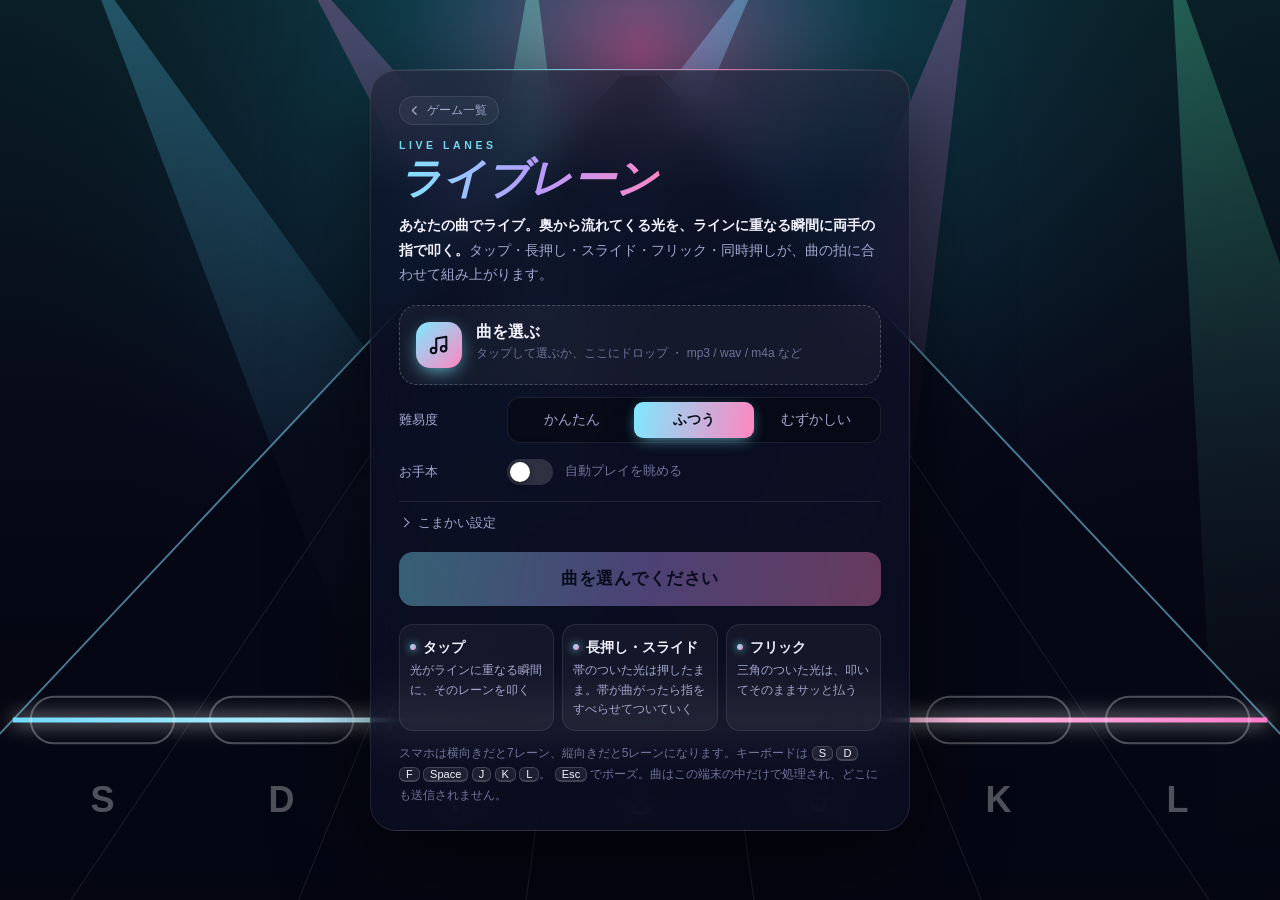
<file: live.html>
<!DOCTYPE html>
<html lang="ja">
<head>
<meta charset="UTF-8">
<meta name="viewport" content="width=device-width, initial-scale=1, user-scalable=no">
<title>ライブレーン - あなたの曲でライブ</title>
<link rel="stylesheet" href="common.css">
</head>
<body>
<script src="common.js"></script>
<script>
'use strict';
const { TAU, clamp, rand } = RG;
// hold: 長押しにする割合 / slide: そのうち指を動かすスライドの割合 / flick: フリックの割合 / dbl: 同時押しにする強い音の割合
const DIFF = {
  easy:   { mult: 1.7,  gap: 0.5,  hold: 0.10, slide: 0,    flick: 0.05, dbl: 0 },
  normal: { mult: 1.45, gap: 0.3,  hold: 0.13, slide: 0.35, flick: 0.10, dbl: 0.06 },
  hard:   { mult: 1.25, gap: 0.19, hold: 0.16, slide: 0.5,  flick: 0.14, dbl: 0.15 },
};
const WIN = { perfect: 0.05, great: 0.1, good: 0.15 };
const JUDGE = {
  perfect: { label: 'PERFECT', w: 1,    c1: '#fff3b0', c2: '#ff9ad5' },
  great:   { label: 'GREAT',   w: 0.7,  c1: '#b9f6ff', c2: '#7aa8ff' },
  good:    { label: 'GOOD',    w: 0.35, c1: '#c9ffd9', c2: '#6fe0a8' },
  miss:    { label: 'MISS',    w: 0,    c1: '#c5c8dc', c2: '#8a8fb0' },
};
const KEYMAP = { 7: ['KeyS', 'KeyD', 'KeyF', 'Space', 'KeyJ', 'KeyK', 'KeyL'], 5: ['KeyD', 'KeyF', 'Space', 'KeyJ', 'KeyK'] };
const KEYCAP = { 7: ['S', 'D', 'F', '␣', 'J', 'K', 'L'], 5: ['D', 'F', '␣', 'J', 'K'] };
const fx = new RG.Fx();
let notes = [], live = [], head = 0, J = null, counts = {}, L = 7, APP = 1.3, per = 0.5, beat0 = 0, PAL = { h1: 195, h2: 150, h3: 325 }, SCALE = [0, 2, 4, 7, 9], TONIC = 0;
let G = { cx: 0, vy: 0, lineY: 0, laneW: 60 }, touches = new Map(), press = [], rings = [], verdict = null, total = 0;

/* ============================================================
 *  1. 譜面: 曲の拍に合わせた音の並びを、レーンと種類 (タップ・長押し・スライド・フリック・同時押し) に振り分ける
 * ============================================================ */
function build(song, diff, lanes) {
  const feat = song.feat, D = DIFF[diff], B = RG.beats(feat), p = B.period, rng = RG.rng(feat.seed + diff.length * 71 + lanes);
  const src = RG.onsets(feat, D), half = (lanes - 1) / 2, out = [];
  const sideRange = s => s < 0 ? [0, Math.ceil(half) - 1] : [Math.floor(half) + 1, lanes - 1];
  const snap = t => { let b = t, bd = 1e9; for (let k = 0; k < 2; k++) for (const x of B.beats) { const y = x + k * p / 2, d = Math.abs(y - t); if (d < bd) { bd = d; b = y; } } return b; };
  const lastT = src.length ? src[src.length - 1].t : 0;
  let lane = Math.round(half), dir = 1, busy = { side: 0, until: -9, lo: 0, hi: 0 }, prevT = -9;
  for (let i = 0; i < src.length; i++) {
    const n = src[i], gap = n.t - prevT;
    let lo = 0, hi = lanes - 1;
    const holding = n.t < busy.until + 0.12;
    if (holding) { if (busy.side < 0) lo = Math.min(lanes - 1, busy.hi + 1); else hi = Math.max(0, busy.lo - 1); }
    // レーン: 階段のように流れ、ときどき折り返す
    if (gap > p * 2.5) lane = lo + Math.floor(rng() * (hi - lo + 1));
    else {
      if (rng() < 0.28) dir = -dir;
      lane += dir * (gap < p * 0.6 ? 1 : 1 + Math.floor(rng() * 2));
    }
    if (lane < lo) { lane = Math.min(hi, lo + (lo - lane)); dir = 1; }
    if (lane > hi) { lane = Math.max(lo, hi - (lane - hi)); dir = -1; }
    lane = clamp(lane, lo, hi);
    const o = { t: n.t, lane, kind: 'tap', strong: n.strong, next: n.next, big: n.big, type: n.type, done: false };
    // 長押し: 音が伸びて次の音まで間があくところ、または数拍ぶんのフレーズ。押している手と反対の手で他の音を叩く
    const sustain = n.next >= p * 1.4;
    if (!holding && n.t > busy.until + p && n.t < lastT - p * 3 && (sustain ? rng() < 0.75 : rng() < D.hold)) {
      const side = lane < half ? -1 : lane > half ? 1 : (rng() < 0.5 ? -1 : 1), [a, b] = sideRange(side);
      o.lane = lane = clamp(lane, a, b);
      const end = snap(sustain ? n.t + Math.max(p, Math.min(n.next - p * 0.5, p * 4)) : n.t + p * (rng() < 0.5 ? 2 : 4));
      if (end - n.t >= p * 0.9) {
        o.kind = 'hold'; o.end = end;
        let mn = lane, mx = lane;
        if (!sustain && rng() < D.slide && b > a) {          // スライド: 拍ごとに隣のレーンへ
          o.path = [{ t: n.t, lane }]; let l = lane, sd = rng() < 0.5 ? -1 : 1;
          for (let t = n.t + p; t < end + 0.01; t += p) {
            if (l + sd < a || l + sd > b) sd = -sd;
            l += sd; o.path.push({ t: Math.min(t, end), lane: l }); mn = Math.min(mn, l); mx = Math.max(mx, l);
          }
          o.path[o.path.length - 1].t = end;
        }
        busy = { side, until: end, lo: mn, hi: mx };
      }
    }
    out.push(o);
    prevT = n.t;
  }
  // フリック: アクセントの強い音とフレーズの締め
  const taps = out.map((o, i) => i).filter(i => i > 3 && out[i].kind === 'tap' && !out[i].big);
  taps.sort((x, y) => (out[x].strong - (out[x].next > 0.7 ? 0.4 : 0)) - (out[y].strong - (out[y].next > 0.7 ? 0.4 : 0)));
  let fq = Math.floor(out.length * D.flick);
  for (const i of taps) { if (fq <= 0) break; if ((out[i - 1] && out[i - 1].kind === 'flick') || (out[i + 1] && out[i + 1].kind === 'flick')) continue; out[i].kind = 'flick'; fq--; }
  // 同時押し: とくに強い音は左右対称にもう一つ
  const res = [];
  let hi = 0; const holds = out.filter(o => o.kind === 'hold');
  for (const o of out) {
    res.push(o);
    if (o.kind === 'hold' || diff === 'easy' || !(o.big || o.strong < D.dbl)) continue;
    while (hi < holds.length && holds[hi].end < o.t - 0.12) hi++;
    if (hi < holds.length && holds[hi].t <= o.t + 0.12) continue;           // 片手が長押し中は同時押しにしない
    let m = lanes - 1 - o.lane; if (m === o.lane) m = clamp(o.lane + (rng() < 0.5 ? -2 : 2), 0, lanes - 1);
    const q = { t: o.t, lane: m, kind: o.kind, strong: o.strong, next: o.next, big: false, type: o.type, done: false, pair: o };
    o.pair = q; res.push(q);
  }
  return res;
}
const laneOf = (n, t) => {                                   // スライド中のレーン位置 (小数)
  const p = n.path; if (!p) return n.lane;
  if (t <= p[0].t) return p[0].lane;
  for (let i = 1; i < p.length; i++) if (t <= p[i].t) { const k = (t - p[i - 1].t) / (p[i].t - p[i - 1].t), e = k * k * (3 - 2 * k); return p[i - 1].lane + (p[i].lane - p[i - 1].lane) * e; }
  return p[p.length - 1].lane;
};

/* ============================================================
 *  2. 画面の形 (奥から手前へ伸びる道)
 * ============================================================ */
function lanesFor(api) { return api.W > api.H * 1.05 ? 7 : 5; }
function layout(api) {
  const { W, H } = api, wide = W > H * 1.05;
  G.cx = W / 2; G.vy = H * (wide ? 0.06 : 0.1); G.lineY = H * (wide ? 0.8 : 0.79);
  G.laneW = Math.min(W * 0.98 / L, wide ? H * 0.21 : 999);
}
const depth = z => z >= 0 ? 1 / (1 + z * 3.3) : 1 - z * 1.4;
function proj(lanePos, z) { const s = depth(z); return { x: G.cx + (lanePos - (L - 1) / 2) * G.laneW * s, y: G.vy + (G.lineY - G.vy) * s, s }; }
const lanePosAt = x => (x - G.cx) / G.laneW + (L - 1) / 2;

/* ============================================================
 *  3. 判定
 * ============================================================ */
function sfxHit(kind, lane, flick) {
  const v = kind === 'perfect' ? 1 : kind === 'great' ? 0.75 : 0.5;
  RG.sfx.noise(6200, 0.035, 0.2 * v, 'highpass', 1);                                   // 指に返る「チッ」
  RG.sfx.noise(1900, 0.07, 0.16 * v, 'bandpass', 0.6);
  const deg = SCALE[lane % SCALE.length] + 12 * Math.floor(lane / SCALE.length), f = 523.25 * Math.pow(2, (TONIC + deg) / 12);   // レーンごとに曲の調の音階
  RG.sfx.tone(f, 0.22, 0.07 * v, 'sine');
  if (kind === 'perfect') RG.sfx.tone(f * 2, 0.16, 0.035, 'sine');
  if (flick) RG.sfx.noise(900, 0.2, 0.2, 'bandpass', 4.5);
}
function judge(api, n, kind, o = {}) {
  const K = JUDGE[kind], pn = performance.now();
  counts[kind]++;
  verdict = { kind, t0: pn };
  if (kind === 'miss') { J.miss(); return; }
  J.hit(K.w, { mul: o.mul || (n.big ? 1.5 : 1) });
  const lane = o.lane ?? n.lane, q = proj(lane, 0), hue = n.kind === 'flick' ? PAL.h3 : n.kind === 'hold' ? PAL.h2 : PAL.h1;
  rings.push({ lane, t0: pn, hue, big: kind === 'perfect', flick: n.kind === 'flick' && !o.tail });
  fx.burst(q.x, q.y, kind === 'perfect' ? 16 : 8, { colors: [`hsl(${hue} 100% 74%)`, '#fff'], v0: 120, v1: kind === 'perfect' ? 520 : 300, g: 500 * api.S, s: 2.4 });
  if (!o.silent) sfxHit(kind, Math.round(lane), n.kind === 'flick');
  if (!api.auto && navigator.vibrate && touches.size) { try { navigator.vibrate(kind === 'perfect' ? 10 : 5); } catch (e) {} }
}
const timing = a => J.feverOn || a <= WIN.perfect ? 'perfect' : a <= WIN.great ? 'great' : 'good';
function hitAt(api, tc) {
  const lf = tc.kb ? tc.lane : lanePosAt(tc.x), li = clamp(Math.round(lf), 0, L - 1);
  press[li] = performance.now();
  if (api.state !== 'play' || api.auto) return;
  const t = api.time();
  let best = null, bd = 9;
  for (let i = head; i < notes.length; i++) {
    const n = notes[i];
    if (n.t - t > WIN.good) break;
    if (n.done || n.pending) continue;
    if (best && n.t > best.t + 0.02) break;                 // いちばん早い音から
    const d = Math.abs(n.lane - lf);
    if (d <= (tc.kb ? 0.5 : 0.95) && d < bd) { best = n; bd = d; }
  }
  if (!best) { RG.sfx.noise(5000, 0.02, 0.05, 'highpass', 1); return; }
  const kind = timing(Math.abs(t - best.t));
  if (best.kind === 'flick') {
    if (tc.kb) { best.done = true; judge(api, best, kind); }
    else { best.pending = true; tc.flick = { n: best, kind }; }
  } else {
    best.done = true; judge(api, best, kind);
    if (best.kind === 'hold') { best.active = true; best.lost = null; live.push(best); }
  }
}
function endFlick(api, tc, ok) {
  const f = tc.flick; tc.flick = null;
  if (!f || f.n.done) return;
  f.n.done = true; f.n.pending = false;
  judge(api, f.n, ok ? f.kind : 'good', { mul: ok ? 1.5 : 1 });
}

/* ============================================================
 *  4. 描画の部品
 * ============================================================ */
function rrect(c, x, y, w, h, r) { c.beginPath(); if (c.roundRect) c.roundRect(x, y, w, h, Math.min(r, h / 2, w / 2)); else c.rect(x, y, w, h); }
function drawNote(c, q, kind, hue, big, glowK = 1) {
  const w = G.laneW * q.s * 0.86, h = Math.max(4, G.laneW * q.s * (big ? 0.34 : 0.27)), x = q.x - w / 2, y = q.y - h / 2;
  const g = c.createLinearGradient(0, y, 0, y + h);
  g.addColorStop(0, `hsl(${hue} 100% 90%)`); g.addColorStop(0.5, `hsl(${hue} 100% 66%)`); g.addColorStop(1, `hsl(${hue} 90% 46%)`);
  c.shadowColor = `hsl(${hue} 100% 62%)`; c.shadowBlur = (big ? 22 : 13) * q.s * glowK;
  c.fillStyle = g; rrect(c, x, y, w, h, h / 2); c.fill(); c.shadowBlur = 0;
  c.fillStyle = 'rgba(255,255,255,.75)'; rrect(c, x + w * 0.08, y + h * 0.14, w * 0.84, h * 0.24, h); c.fill();     // つや
  if (kind === 'flick') {                                   // フリック: 上へ跳ねる三角を重ねた形
    const s = w * 0.19, pn = performance.now(), bob = (pn / 380) % 1;
    c.fillStyle = `hsl(${hue} 100% 82%)`; c.shadowColor = `hsl(${hue} 100% 62%)`; c.shadowBlur = 12 * q.s;
    c.beginPath(); c.moveTo(q.x - s, y + h * 0.1); c.lineTo(q.x, y - s * 1.25); c.lineTo(q.x + s, y + h * 0.1); c.closePath(); c.fill(); c.shadowBlur = 0;
    c.strokeStyle = `hsla(${hue},100%,88%,${1 - bob})`; c.lineWidth = Math.max(1.5, 3 * q.s); c.lineCap = 'round'; c.lineJoin = 'round';
    c.beginPath(); c.moveTo(q.x - s * 0.8, y - s * (1.0 + bob * 1.4)); c.lineTo(q.x, y - s * (1.8 + bob * 1.4)); c.lineTo(q.x + s * 0.8, y - s * (1.0 + bob * 1.4)); c.stroke();
  } else if (kind === 'hold') {
    c.fillStyle = 'rgba(255,255,255,.9)'; rrect(c, q.x - w * 0.12, y + h * 0.3, w * 0.24, h * 0.4, h); c.fill();
  }
}
function stage(c, W, H, t, pulse, fever) {                  // ライブ会場: 照明と、拍で脈打つ光
  const pn = performance.now() / 1000, bass = RG.audio.bass, hs = fever ? (pn * 50) % 360 : 0, h1 = (PAL.h1 + hs) % 360, h3 = (PAL.h3 + hs) % 360;
  const g = c.createLinearGradient(0, 0, 0, H);
  g.addColorStop(0, `hsl(${h1} 60% ${9 + bass * 8}%)`); g.addColorStop(0.5, '#070818'); g.addColorStop(1, '#04040c');
  c.fillStyle = g; c.fillRect(0, 0, W, H);
  const halo = c.createRadialGradient(G.cx, G.vy, 0, G.cx, G.vy, Math.max(W, H) * 0.55);
  halo.addColorStop(0, `hsla(${h3},100%,72%,${0.4 + pulse * 0.25 + bass * 0.2})`); halo.addColorStop(0.35, `hsla(${h1},100%,60%,${0.12 + pulse * 0.06})`); halo.addColorStop(1, 'rgba(0,0,0,0)');
  c.fillStyle = halo; c.fillRect(0, 0, W, H);
  c.save(); c.globalCompositeOperation = 'lighter';
  for (let i = 0; i < 6; i++) {                             // 左右に振れるスポットライト
    const x0 = W * (0.08 + i * 0.168), a = Math.sin(pn * (0.5 + i * 0.07) + i * 1.3) * 0.5 + (i - 2.5) * -0.1, len = H * 1.1, hw = W * 0.05;
    const hue = [h1, h3, PAL.h2][i % 3], lg = c.createLinearGradient(x0, -10, x0 + Math.sin(a) * len, Math.cos(a) * len);
    lg.addColorStop(0, `hsla(${hue},100%,70%,${0.2 + bass * 0.2 + pulse * 0.08})`); lg.addColorStop(1, 'rgba(0,0,0,0)');
    c.fillStyle = lg; c.beginPath(); c.moveTo(x0 - 5, -10); c.lineTo(x0 + 5, -10);
    c.lineTo(x0 + Math.sin(a) * len + hw * 2.4, Math.cos(a) * len); c.lineTo(x0 + Math.sin(a) * len - hw * 2.4, Math.cos(a) * len); c.fill();
  }
  c.restore();
}

RG.shell({
  id: 'live', title: 'ライブレーン', sub: 'LIVE LANES', colors: ['#7fe9ff', '#b79bff', '#ff86c0'],
  defaults: { speed: 6 },
  options: [{ key: 'speed', label: 'ノーツの速さ', min: 1, max: 10, fmt: v => v.toFixed ? v.toFixed(0) : v }],
  lead: '<b>あなたの曲でライブ。奥から流れてくる光を、ラインに重なる瞬間に両手の指で叩く。</b>タップ・長押し・スライド・フリック・同時押しが、曲の拍に合わせて組み上がります。',
  how: [['タップ', '光がラインに重なる瞬間に、そのレーンを叩く'],
        ['長押し・スライド', '帯のついた光は押したまま。帯が曲がったら指をすべらせてついていく'],
        ['フリック', '三角のついた光は、叩いてそのままサッと払う']],
  hint: 'スマホは横向きだと7レーン、縦向きだと5レーンになります。キーボードは <kbd>S</kbd> <kbd>D</kbd> <kbd>F</kbd> <kbd>Space</kbd> <kbd>J</kbd> <kbd>K</kbd> <kbd>L</kbd>。',
  count(feat, d, api) {
    const song = api.song; if (!feat.tonal) feat.tonal = RG.tonal(song.buffer);
    const T = feat.tonal, h1 = (T.key.tonic * 30 + (T.key.minor ? 195 : 30)) % 360, root = document.documentElement.style;
    api._pal = { h1, h2: (h1 + 130) % 360, h3: (h1 + 285) % 360 };
    root.setProperty('--a1', `hsl(${h1} 100% 74%)`); root.setProperty('--a2', `hsl(${(h1 + 130) % 360} 100% 74%)`); root.setProperty('--a3', `hsl(${(h1 + 285) % 360} 100% 74%)`);
    const ch = build(song, d, lanesFor(api)), k = { tap: 0, hold: 0, flick: 0 }; ch.forEach(n => k[n.kind]++); api._k = k;
    return ch.length;
  },
  countLabel: (n, api) => `タップ ${api._k.tap}・長押し ${api._k.hold}・フリック ${api._k.flick}`,

  start(api) {
    const feat = api.song.feat, B = RG.beats(feat), T = feat.tonal || (feat.tonal = RG.tonal(api.song.buffer));
    L = lanesFor(api); layout(api);
    notes = build(api.song, api.diff, L).sort((a, b) => a.t - b.t);
    per = B.period; beat0 = B.beats[0] || 0; PAL = api._pal || PAL; TONIC = T.key.tonic; SCALE = T.key.minor ? [0, 3, 5, 7, 10] : [0, 2, 4, 7, 9];
    APP = clamp(2.5 - api.settings.speed * 0.19, 0.55, 2.4);
    head = 0; live = []; rings = []; verdict = null; touches.clear(); press = new Array(L).fill(0); fx.clear();
    counts = { perfect: 0, great: 0, good: 0, miss: 0 };
    total = notes.length + notes.filter(n => n.kind === 'hold').length;
    J = new RG.Juice(api, { lead: api.auto ? 'お手本プレイ' : '光がラインに重なる瞬間に叩こう', sub: () => `${J.pct().toFixed(1)}%`, onFever() { fx.flash = 0.4; fx.shake = 7; } });
  },
  resize(api) { layout(api); },
  quit() { notes = []; live = []; J = null; touches.clear(); fx.clear(); },
  end(api) {
    api.finish({ score: J.score, pct: J.pct(), names: ['伝説のライブ', '大成功', '成功', 'まずまず', 'リハーサル'], title: counts.miss === 0 ? 'フルコンボ' : '',
      stats: [['PERFECT', counts.perfect, '#ffe08a'], ['GREAT', counts.great, '#9fd8ff'], ['GOOD', counts.good, '#9ff0c8'], ['MISS', counts.miss, '#b0b4cc'],
        ['最大コンボ', J.maxCombo], ['フィーバー', J.fevers + ' 回'], ['ノーツ', total], ['テンポ', Math.round(60 / per)]] });
  },

  pointer(api, type, e) {
    if (type === 'down') {
      if (e.clientY < api.H * 0.28) return;
      const tc = { x: e.clientX, y: e.clientY, x0: e.clientX, y0: e.clientY, flick: null };
      touches.set(e.pointerId, tc); hitAt(api, tc);
    } else if (type === 'move') {
      const tc = touches.get(e.pointerId); if (!tc) return;
      tc.x = e.clientX; tc.y = e.clientY;
      if (tc.flick && Math.hypot(tc.x - tc.x0, tc.y - tc.y0) >= Math.max(18, G.laneW * 0.3)) endFlick(api, tc, true);
    } else {
      const tc = touches.get(e.pointerId); if (!tc) return;
      if (tc.flick) endFlick(api, tc, false);               // 払わずに離した
      touches.delete(e.pointerId);
    }
  },
  key(api, code, down) {
    const lane = (KEYMAP[L] || []).indexOf(code); if (lane < 0) return;
    if (down) { const tc = { kb: true, lane, x: proj(lane, 0).x, y: G.lineY }; touches.set('k' + lane, tc); hitAt(api, tc); }
    else touches.delete('k' + lane);
  },

  frame(api, dt) {
    const { c, W, H, S } = api, pn = performance.now(), playing = api.state === 'play' || api.state === 'pause' || api.state === 'ending';
    const t = playing ? api.time() : pn / 1000, fever = J && J.feverOn && playing;
    if (!playing) { L = lanesFor(api); layout(api); if (api._pal) PAL = api._pal; if (press.length !== L) press = new Array(L).fill(0); }
    const ph = (((t - beat0) / per) % 1 + 1) % 1, pulse = Math.pow(1 - ph, 3);
    stage(c, W, H, t, pulse, fever);

    // ---- 道 ----
    const far = proj(0, 1e3), eL = k => proj(k - 0.5, 0), top = k => ({ x: G.cx + (k - 0.5 - (L - 1) / 2) * G.laneW * depth(9), y: G.vy + (G.lineY - G.vy) * depth(9) });
    const bot = k => { const s = 1.42; return { x: G.cx + (k - 0.5 - (L - 1) / 2) * G.laneW * s, y: G.vy + (G.lineY - G.vy) * s }; };
    c.fillStyle = 'rgba(6,7,22,.72)';
    c.beginPath(); c.moveTo(top(0).x, top(0).y); c.lineTo(top(L).x, top(L).y); c.lineTo(bot(L).x, bot(L).y); c.lineTo(bot(0).x, bot(0).y); c.closePath(); c.fill();
    for (let k = 0; k < L; k++) {                           // 押したレーンが光る
      const lit = Math.max(0, 1 - (pn - (press[k] || 0)) / 200); if (lit <= 0) continue;
      const lg = c.createLinearGradient(0, top(0).y, 0, G.lineY);
      lg.addColorStop(0, 'rgba(255,255,255,0)'); lg.addColorStop(1, `hsla(${PAL.h1},100%,75%,${0.32 * lit})`);
      c.fillStyle = lg; c.beginPath(); c.moveTo(top(k).x, top(k).y); c.lineTo(top(k + 1).x, top(k + 1).y); c.lineTo(eL(k + 1).x, G.lineY); c.lineTo(eL(k).x, G.lineY); c.fill();
    }
    c.lineWidth = 1; c.strokeStyle = 'rgba(255,255,255,.1)'; c.beginPath();
    for (let k = 0; k <= L; k++) { c.moveTo(top(k).x, top(k).y); c.lineTo(bot(k).x, bot(k).y); }
    c.stroke();
    c.lineWidth = 2; c.strokeStyle = `hsla(${PAL.h1},100%,75%,.5)`; c.beginPath();
    for (const k of [0, L]) { c.moveTo(top(k).x, top(k).y); c.lineTo(bot(k).x, bot(k).y); }
    c.stroke();
    if (playing) for (let k = 0; k < Math.ceil(APP / per) + 1; k++) {            // 拍ごとの横線がノーツと同じ速さで流れる
      const z = (k - ph) * per / APP; if (z > 1.2) break;
      const a = proj(-0.5, z), b = proj(L - 0.5, z);
      c.strokeStyle = `rgba(255,255,255,${0.1 * clamp(1.2 - z, 0, 1)})`; c.lineWidth = 1; c.beginPath(); c.moveTo(a.x, a.y); c.lineTo(b.x, b.y); c.stroke();
    }
    // 叩くライン
    const xa = eL(0).x, xb = eL(L).x, lg = c.createLinearGradient(xa, 0, xb, 0);
    lg.addColorStop(0, `hsl(${PAL.h1} 100% 72%)`); lg.addColorStop(0.5, '#fff'); lg.addColorStop(1, `hsl(${PAL.h3} 100% 74%)`);
    c.strokeStyle = lg; c.lineWidth = 3.5 + pulse * 2.5; c.shadowColor = '#fff'; c.shadowBlur = 10 + pulse * 16;
    c.beginPath(); c.moveTo(xa, G.lineY); c.lineTo(xb, G.lineY); c.stroke(); c.shadowBlur = 0;
    for (let k = 0; k < L; k++) {                           // レーンごとの受け皿
      const q = proj(k, 0), lit = Math.max(0, 1 - (pn - (press[k] || 0)) / 200), w = G.laneW * 0.8;
      c.strokeStyle = `rgba(255,255,255,${0.28 + lit * 0.7})`; c.lineWidth = 2; rrect(c, q.x - w / 2, q.y - G.laneW * 0.13, w, G.laneW * 0.26, G.laneW); c.stroke();
      if (!api.pointer.touch && KEYCAP[L] && G.laneW > 44) { c.fillStyle = `rgba(255,255,255,${0.3 + lit * 0.6})`; c.font = `700 ${Math.round(G.laneW * 0.2)}px ${RG.FONT}`; c.textAlign = 'center'; c.textBaseline = 'middle'; c.fillText(KEYCAP[L][k], q.x, q.y + G.laneW * 0.46); }
    }
    if (!playing || !J) { fx.step(dt); return; }

    // ---- 進行 ----
    if (api.state === 'play') {
      J.update();
      for (let i = head; i < notes.length; i++) {
        const n = notes[i], tau = t - n.t;
        if (tau < -APP) break;
        if (n.done) continue;
        if (api.auto && tau >= 0) { n.done = true; press[n.lane] = pn; judge(api, n, 'perfect'); if (n.kind === 'hold') { n.active = true; live.push(n); } continue; }
        if (tau > WIN.good && !n.pending) { n.done = true; judge(api, n, 'miss'); if (n.kind === 'hold') { counts.miss++; J.miss(); } }
      }
      while (head < notes.length && notes[head].done) head++;
      for (const tc of touches.values()) if (tc.flick && t - tc.flick.n.t > 0.22) endFlick(api, tc, false);
      for (let i = live.length - 1; i >= 0; i--) {          // 長押し・スライド
        const n = live[i], lp = laneOf(n, t);
        if (api.auto) press[clamp(Math.round(lp), 0, L - 1)] = pn;
        let on = api.auto;
        if (!on) for (const tc of touches.values()) { if (tc.kb ? (n.path ? true : tc.lane === n.lane) : Math.abs(lanePosAt(tc.x) - lp) <= 1.15) { on = true; break; } }
        if (on) { n.lost = null; if (Math.random() < dt * 40) { const q = proj(lp, 0); fx.burst(q.x, q.y, 1, { colors: [`hsl(${PAL.h2} 100% 78%)`, '#fff'], v0: 60, v1: 260, g: -200 * S, s: 2 }); } }
        else if (n.lost === null) n.lost = t;
        if (t >= n.end) { live.splice(i, 1); n.active = false; n.fin = true; judge(api, n, 'perfect', { lane: lp, tail: true }); }
        else if (!on && t - n.lost > 0.2 && t < n.end - 0.12) { live.splice(i, 1); n.active = false; n.broken = t; judge(api, n, 'miss'); }
      }
    }
    fx.step(dt);
    c.save(); c.translate((Math.random() - 0.5) * fx.shake, (Math.random() - 0.5) * fx.shake);

    // ---- 長押しの帯 ----
    const band = n => {
      const a = Math.max(n.t, n.active ? t : n.t), b = Math.min(n.end, t + APP);
      if (b <= a) return;
      const ts = [a]; if (n.path) for (const p of n.path) if (p.t > a && p.t < b) ts.push(p.t); ts.push(b);
      const pts = [];
      for (let k = 0; k + 1 < ts.length; k++) for (let j = 0; j < 6; j++) pts.push(ts[k] + (ts[k + 1] - ts[k]) * j / 6);
      pts.push(b);
      const hue = PAL.h2, lit = n.active && n.lost === null;
      c.beginPath();
      pts.forEach((tt, k) => { const q = proj(laneOf(n, tt), (tt - t) / APP), hw = G.laneW * q.s * 0.3; k ? c.lineTo(q.x - hw, q.y) : c.moveTo(q.x - hw, q.y); });
      for (let k = pts.length - 1; k >= 0; k--) { const q = proj(laneOf(n, pts[k]), (pts[k] - t) / APP), hw = G.laneW * q.s * 0.3; c.lineTo(q.x + hw, q.y); }
      c.closePath();
      c.fillStyle = n.broken ? 'rgba(140,145,170,.25)' : `hsla(${hue},100%,${lit ? 72 : 62}%,${lit ? 0.62 : 0.38})`;
      if (lit) { c.shadowColor = `hsl(${hue} 100% 65%)`; c.shadowBlur = 16; }
      c.fill(); c.shadowBlur = 0;
      c.strokeStyle = n.broken ? 'rgba(160,165,190,.4)' : `hsla(${hue},100%,86%,.9)`; c.lineWidth = 1.5; c.stroke();
      if (n.path) for (const p of n.path) if (p.t > a + 0.01 && p.t < b) {                 // スライドの節
        const q = proj(p.lane, (p.t - t) / APP), r = G.laneW * q.s * 0.12;
        c.fillStyle = '#fff'; c.beginPath(); c.moveTo(q.x, q.y - r); c.lineTo(q.x + r * 1.5, q.y); c.lineTo(q.x, q.y + r); c.lineTo(q.x - r * 1.5, q.y); c.fill();
      }
      if (b >= n.end - 1e-6) drawNote(c, proj(laneOf(n, n.end), (n.end - t) / APP), 'hold', hue, false, 0.7);
      if (n.active) { const q = proj(laneOf(n, t), 0); drawNote(c, q, 'hold', hue, false, lit ? 1.6 : 0.6); }
    };
    for (const n of live) band(n);
    // ---- ノーツ (奥のものから) ----
    let last = head; while (last < notes.length && notes[last].t - t <= APP) last++;
    for (let i = last - 1; i >= head; i--) {
      const n = notes[i]; if (n.done) continue;
      const z = (n.t - t) / APP, q = proj(n.lane, z), al = clamp((1.04 - z) * 6, 0, 1);
      c.globalAlpha = al;
      if (n.kind === 'hold') band(n);
      if (n.pair && n.pair.lane > n.lane && !n.pair.done) {                               // 同時押しをつなぐ線
        const q2 = proj(n.pair.lane, z);
        c.strokeStyle = 'rgba(255,255,255,.85)'; c.lineWidth = Math.max(1.5, 4 * q.s); c.beginPath(); c.moveTo(q.x, q.y); c.lineTo(q2.x, q2.y); c.stroke();
      }
      drawNote(c, q, n.kind, n.kind === 'flick' ? PAL.h3 : n.kind === 'hold' ? PAL.h2 : n.big ? 45 : PAL.h1, n.big);
      c.globalAlpha = 1;
    }
    // ---- 命中の光 ----
    c.save(); c.globalCompositeOperation = 'lighter';
    for (let i = rings.length - 1; i >= 0; i--) {
      const r = rings[i], p = (pn - r.t0) / 360;
      if (p >= 1) { rings.splice(i, 1); continue; }
      const q = proj(r.lane, 0), e = 1 - (1 - p) * (1 - p), w = G.laneW;
      const pg = c.createLinearGradient(0, q.y - w * (r.flick ? 5 : 2.6), 0, q.y);
      pg.addColorStop(0, 'rgba(0,0,0,0)'); pg.addColorStop(1, `hsla(${r.hue},100%,72%,${(1 - p) * (r.big ? 0.75 : 0.45)})`);
      c.fillStyle = pg; c.fillRect(q.x - w * 0.42, q.y - w * (r.flick ? 5 : 2.6), w * 0.84, w * (r.flick ? 5 : 2.6));
      c.globalAlpha = 1 - p; c.strokeStyle = `hsl(${r.hue} 100% 80%)`; c.lineWidth = 4 * (1 - p) + 0.5;
      c.beginPath(); c.ellipse(q.x, q.y, w * (0.42 + e * 0.5), w * (0.15 + e * 0.22), 0, 0, TAU); c.stroke();
      c.globalAlpha = 1;
    }
    c.restore();
    c.restore();
    fx.draw(c);
    // ---- 判定の表示 ----
    if (verdict) {
      const p = (pn - verdict.t0) / 480;
      if (p >= 1) verdict = null;
      else {
        const K = JUDGE[verdict.kind], sc = 1 + (1 - Math.min(1, p * 8)) * 0.45, fs = Math.round(clamp(G.laneW * 0.46, 22, 40) * sc), y = G.lineY - Math.min(G.laneW * 1.5, H * 0.2);
        c.save(); c.globalAlpha = p < 0.7 ? 1 : (1 - p) / 0.3; c.textAlign = 'center'; c.textBaseline = 'middle';
        c.font = `800 italic ${fs}px ${RG.FONT}`;
        const tg = c.createLinearGradient(0, y - fs / 2, 0, y + fs / 2); tg.addColorStop(0, K.c1); tg.addColorStop(1, K.c2);
        c.lineWidth = fs * 0.16; c.strokeStyle = 'rgba(8,8,26,.85)'; c.lineJoin = 'round'; c.strokeText(K.label, G.cx, y);
        c.shadowColor = K.c2; c.shadowBlur = 18; c.fillStyle = tg; c.fillText(K.label, G.cx, y);
        c.restore();
      }
    }
    fx.drawFlash(c, W, H);
    J.draw(c);
  },
});
window.addEventListener('pointercancel', e => touches.delete(e.pointerId));
window.addEventListener('blur', () => touches.clear());
</script>
</body>
</html>
</file>
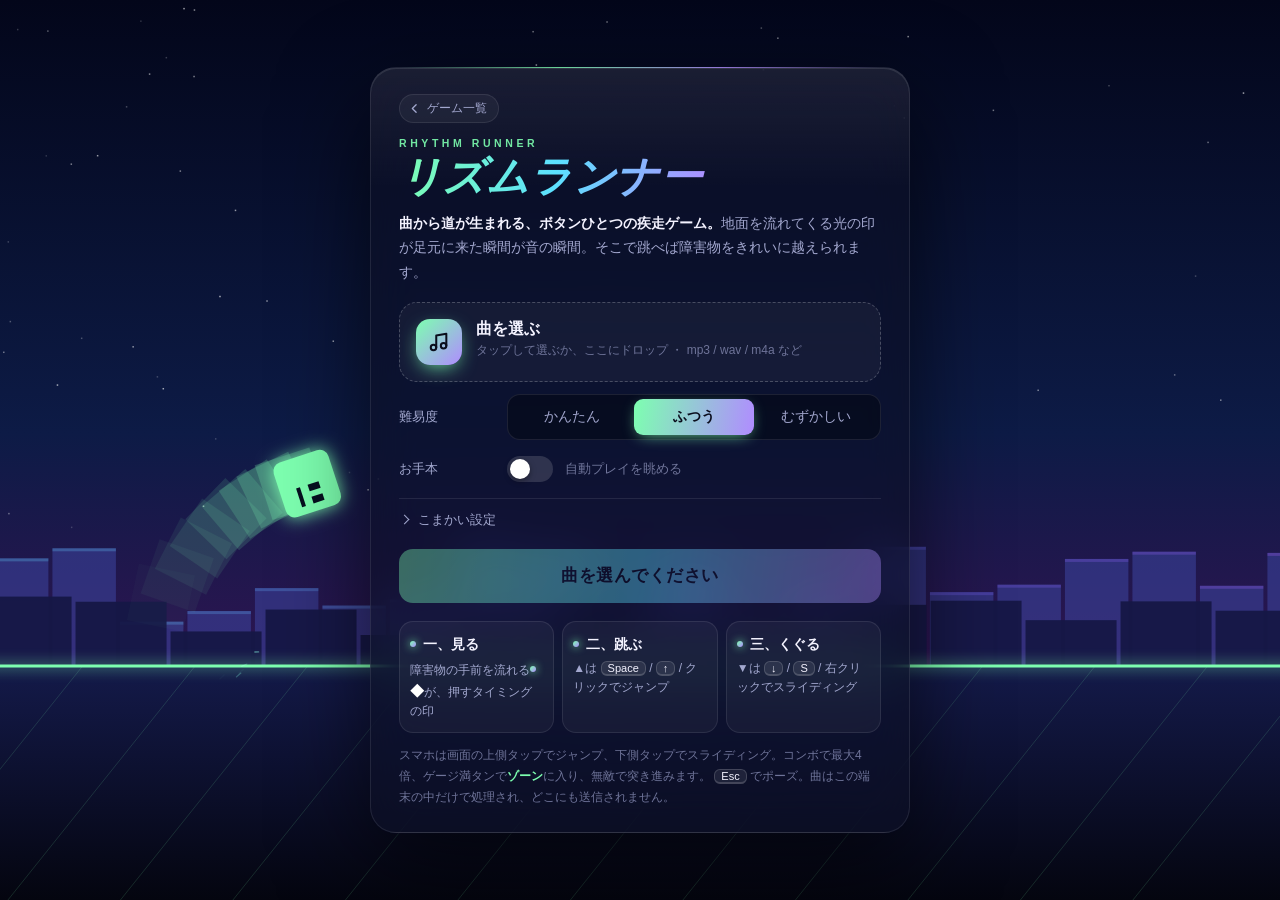
<file: runner.html>
<!DOCTYPE html>
<html lang="ja">
<head>
<meta charset="UTF-8">
<meta name="viewport" content="width=device-width, initial-scale=1, user-scalable=no">
<title>リズムランナー - 音で跳べ</title>
<link rel="stylesheet" href="common.css">
</head>
<body>
<script src="common.js"></script>
<script>
'use strict';
const { TAU, clamp, rand } = RG;
const DIFF = {
  easy:   { mult: 1.7,  gap: 0.55, slide: 0 },
  normal: { mult: 1.45, gap: 0.36, slide: 0.75 },
  hard:   { mult: 1.3,  gap: 0.25, slide: 1 },
};
const WIN = { perfect: 0.065, great: 0.115, good: 0.17 };
const KIND = {
  perfect: { label: 'PERFECT', color: '#ffe08a', w: 1 },
  great:   { label: 'GREAT',   color: '#9ff0c8', w: 0.7 },
  good:    { label: 'GOOD',    color: '#9cc4ff', w: 0.35 },
};
const fx = new RG.Fx();
let notes = [], head = 0, popHead = 0, J = null, act = null, counts = {}, hurt = -9999, trail = [], scroll = 0;
const hash = i => { const x = Math.sin(i * 127.1 + 311.7) * 43758.5453; return x - Math.floor(x); };

function geo(api) {
  const { W, H, S } = api;
  return { px: W * 0.24, gy: H * 0.74, sz: 46 * S, speed: Math.max(430 * S, W * 0.52), JH: 128 * S };
}

function succeed(api, n, d, smash) {
  const g = geo(api), kind = smash || d <= WIN.perfect ? 'perfect' : d <= WIN.great ? 'great' : 'good', K = KIND[kind];
  n.done = true; n.ok = true; counts[kind]++;
  const gain = J.hit(K.w, { mul: n.big ? 2.5 : 1 });
  fx.text(g.px, g.gy - 175 * api.S, smash ? '突破!' : K.label, K.color, kind === 'perfect' ? 22 : 17);
  fx.text(g.px, g.gy - 200 * api.S, '+' + gain.toLocaleString(), '#fff', gain >= 4000 ? 19 : 13);
  fx.burst(g.px, g.gy, kind === 'perfect' ? 14 : 7, { colors: [K.color, '#fff'], ang: -Math.PI / 2, spread: 2.6, v0: 80, v1: 360, g: 700 * api.S });
  RG.sfx.chime(J.combo, kind === 'perfect');
  if (n.big) { fx.flash = 0.3; fx.flashColor = '255,255,255'; fx.shake = 9; RG.sfx.cheer(0.4); }
}

// 入力: verb = 'jump' | 'slide'
function doAct(api, verb) {
  const t = api.time();
  let n = null;
  for (let i = head; i < notes.length; i++) { if (!notes[i].done) { n = notes[i]; break; } }
  const hitNow = n && Math.abs(n.t - t) <= WIN.good && n.verb === verb;
  act = { verb, t0: t, dur: hitNow ? n.dur : 0.32 };
  RG.sfx.tone(verb === 'jump' ? 330 : 180, 0.09, 0.06, 'sine', verb === 'jump' ? 660 : 110);
  if (hitNow) succeed(api, n, Math.abs(n.t - t), false);
}

function drawObstacle(c, api, g, n, x, t) {
  const S = api.S, pn = performance.now(), col = n.ok ? '#ffe08a' : n.big ? '#ffb347' : n.verb === 'jump' ? (n.type === 0 ? '#ff5d8f' : '#5ce1ff') : (n.type === 2 ? '#b08cff' : '#7dffb0');
  c.save(); c.translate(x, 0);
  c.globalAlpha = n.ok ? 0.55 : 1;
  c.fillStyle = col; c.strokeStyle = col; c.shadowColor = col; c.shadowBlur = 16; c.lineWidth = 2.5;
  if (n.verb === 'jump') {
    if (n.type === 0 || n.big) {                        // トゲ
      const k = n.big ? 1.25 : 1, w = 22 * S * k, h = 46 * S * k;
      c.beginPath();
      for (let s = -1; s <= 1; s++) { c.moveTo(s * w - w / 2, g.gy); c.lineTo(s * w, g.gy - h * (s ? 0.8 : 1)); c.lineTo(s * w + w / 2, g.gy); }
      c.fill();
    } else {                                            // 箱
      const w = 44 * S; c.fillStyle = 'rgba(92,225,255,.18)';
      c.beginPath(); c.rect(-w / 2, g.gy - w, w, w); c.fill(); c.stroke();
      c.beginPath(); c.moveTo(-w / 2, g.gy - w); c.lineTo(w / 2, g.gy); c.moveTo(w / 2, g.gy - w); c.lineTo(-w / 2, g.gy); c.stroke();
    }
    c.shadowBlur = 0;
    if (!n.ok) {                                        // 頂点に浮かぶ星
      const sy = g.gy - g.JH - g.sz * 0.6;
      c.fillStyle = '#ffe08a'; c.font = `${Math.round(24 * S)}px ${RG.FONT}`; c.textAlign = 'center'; c.textBaseline = 'middle';
      c.fillText('★', 0, sy + Math.sin(pn / 200 + n.t) * 3);
    }
  } else {
    const bottom = g.gy - 30 * S;                        // この下をくぐる
    if (n.type === 2) {                                  // 吊り下がった梁
      const w = 50 * S; c.fillStyle = 'rgba(176,140,255,.2)';
      c.beginPath(); c.rect(-w / 2, bottom - 230 * S, w, 230 * S); c.fill(); c.stroke();
      c.fillStyle = col; c.beginPath();
      for (let s = -1; s <= 1; s++) { c.moveTo(s * w * 0.33 - w * 0.16, bottom); c.lineTo(s * w * 0.33, bottom + 14 * S); c.lineTo(s * w * 0.33 + w * 0.16, bottom); }
      c.fill();
    } else {                                             // 回転ノコギリ
      const r = 36 * S, cy = bottom - r + 8 * S;
      c.beginPath(); c.moveTo(0, cy - r); c.lineTo(0, cy - 260 * S); c.stroke();
      c.translate(0, cy); c.rotate(pn / 90);
      c.beginPath();
      for (let i = 0; i < 16; i++) { const a = i / 16 * TAU, rr = i % 2 ? r : r * 0.72; i ? c.lineTo(Math.cos(a) * rr, Math.sin(a) * rr) : c.moveTo(Math.cos(a) * rr, Math.sin(a) * rr); }
      c.closePath(); c.fillStyle = 'rgba(125,255,176,.22)'; c.fill(); c.stroke();
    }
    c.shadowBlur = 0;
  }
  c.restore();
  if (!n.ok) {                                           // 操作の目印
    c.fillStyle = '#fff'; c.globalAlpha = 0.85; c.font = `800 ${Math.round(15 * S)}px ${RG.FONT}`; c.textAlign = 'center'; c.textBaseline = 'middle';
    c.fillText(n.verb === 'jump' ? '▲' : '▼', x, n.verb === 'jump' ? g.gy - g.JH - g.sz * 1.35 : g.gy + 26 * S);
    c.globalAlpha = 1;
  }
}

RG.shell({
  id: 'runner', title: 'リズムランナー', sub: 'RHYTHM RUNNER', colors: ['#7dffb0', '#5ce1ff', '#b08cff'],
  lead: '<b>曲から道が生まれる、ボタンひとつの疾走ゲーム。</b>地面を流れてくる光の印が足元に来た瞬間が音の瞬間。そこで跳べば障害物をきれいに越えられます。',
  how: [['一、見る', '障害物の手前を流れる<b style="display:inline;color:#fff">◆</b>が、押すタイミングの印'],
        ['二、跳ぶ', '▲は <kbd>Space</kbd> / <kbd>↑</kbd> / クリックでジャンプ'],
        ['三、くぐる', '▼は <kbd>↓</kbd> / <kbd>S</kbd> / 右クリックでスライディング']],
  hint: 'スマホは画面の上側タップでジャンプ、下側タップでスライディング。コンボで最大4倍、ゲージ満タンで<b style="color:var(--a1)">ゾーン</b>に入り、無敵で突き進みます。',
  count: (f, d) => RG.onsets(f, DIFF[d]).length, countLabel: n => `障害物 ${n} 個`,

  start(api) {
    const D = DIFF[api.diff], rng = RG.rng(api.song.feat.seed + 5);
    notes = RG.onsets(api.song.feat, D);
    for (const n of notes) {
      n.verb = n.type >= 2 && !n.big && rng() < D.slide ? 'slide' : 'jump';
      n.dur = clamp(n.next * 0.85, 0.2, 0.38); n.off = n.dur / 2; n.ok = false; n.popped = false;
    }
    head = 0; popHead = 0; act = null; hurt = -9999; trail = []; counts = { perfect: 0, great: 0, good: 0, miss: 0 }; fx.clear();
    J = new RG.Juice(api, { combo: 'COMBO', fever: 'ゾーン', feverDesc: '得点2倍・無敵ダッシュ', lead: api.auto ? 'お手本プレイ' : '◆が足元に来た瞬間に ▲ジャンプ / ▼スライディング',
      sub: () => `精度 ${J.pct().toFixed(1)}%${api.auto ? ' ・ お手本' : ''}`,
      onFever() { fx.flash = 0.5; fx.flashColor = '255,255,255'; fx.shake = 10; } });
  },
  quit() { notes = []; J = null; act = null; fx.clear(); },
  end(api) {
    api.finish({ score: J.score, pct: J.pct(), names: ['韋駄天', '疾走者', 'ランナー', 'ジョガー', '練習中'], title: counts.miss === 0 ? 'ノーミス' : '',
      stats: [['PERFECT', counts.perfect, '#ffe08a'], ['GREAT', counts.great, '#9ff0c8'], ['GOOD', counts.good, '#9cc4ff'], ['激突', counts.miss, '#ff8f8f'],
        ['最大コンボ', J.maxCombo], ['ゾーン', J.fevers + ' 回'], ['障害物', notes.length], ['精度', J.pct().toFixed(1) + '%']] });
  },
  pointer(api, type, e) {
    if (api.state !== 'play' || api.auto || type !== 'down') return;
    doAct(api, e.button === 2 || api.pointer.y > api.H * 0.62 ? 'slide' : 'jump');
  },
  key(api, code, down) {
    if (!down || api.auto) return;
    if (['Space', 'ArrowUp', 'KeyW', 'KeyJ'].includes(code)) doAct(api, 'jump');
    else if (['ArrowDown', 'KeyS', 'KeyK'].includes(code)) doAct(api, 'slide');
  },

  frame(api, dt) {
    const { c, W, H, S } = api, pn = performance.now(), playing = !!J && api.state !== 'title', g = geo(api);
    const t = playing ? api.time() : pn / 1000, fever = playing && J.feverOn;
    if (api.state !== 'pause') scroll += dt * g.speed * (fever ? 1.5 : 1);

    /* ---- 進行 ---- */
    if (api.state === 'play') {
      J.update();
      for (let i = head; i < notes.length; i++) {
        const n = notes[i];
        if (n.t - t > WIN.good) break;
        if (n.done) continue;
        if (fever && t >= n.t) { succeed(api, n, 0, true); continue; }                 // ゾーン中は体当たりで突破
        if (api.auto && t >= n.t) { act = { verb: n.verb, t0: n.t, dur: n.dur }; succeed(api, n, 0, false); continue; }
        if (t > n.t + WIN.good) {                                                      // 押せなかった → 激突
          n.done = true; counts.miss++; J.miss(); hurt = pn; fx.shake = 12; fx.flash = 0.3; fx.flashColor = '255,60,80';
          fx.text(g.px, g.gy - 175 * S, '激突!', '#ff8f8f', 20); RG.sfx.noise(240, 0.35, 0.55);
        }
      }
      while (head < notes.length && notes[head].done) head++;
      for (let i = popHead; i < notes.length && notes[i].t - t < 1; i++) {            // 障害物が自機を通り過ぎる瞬間にはじける
        const n = notes[i];
        if (n.done && !n.popped && t >= n.t + n.off) {
          n.popped = true;
          const y = n.verb === 'jump' ? g.gy - 24 * S : g.gy - 70 * S;
          fx.burst(g.px + 10, y, n.ok ? 18 : 22, { colors: n.ok ? ['#ffe08a', '#fff', '#7dffb0'] : ['#ff5d6c', '#ff9a9a'], v0: 100, v1: 480, g: 600 * S, s: 2.5 });
        }
      }
      while (popHead < notes.length && notes[popHead].popped) popHead++;
    }
    fx.step(dt);

    /* ---- 背景 ---- */
    const sky = c.createLinearGradient(0, 0, 0, g.gy);
    if (fever) { const h = (pn * 0.06) % 360; sky.addColorStop(0, `hsl(${h} 80% 8%)`); sky.addColorStop(1, `hsl(${(h + 50) % 360} 85% 30%)`); }
    else { sky.addColorStop(0, '#03061a'); sky.addColorStop(0.65, '#0d1b46'); sky.addColorStop(1, `hsl(265 60% ${20 + RG.audio.bass * 14}%)`); }
    c.fillStyle = sky; c.fillRect(0, 0, W, g.gy);
    for (let i = 0; i < 70; i++) { c.fillStyle = `rgba(255,255,255,${0.15 + hash(i) * 0.5})`; c.fillRect((hash(i + 99) * W * 1.3 - scroll * 0.02) % W + (hash(i + 99) * W * 1.3 - scroll * 0.02 < 0 ? W : 0), hash(i + 7) * g.gy * 0.8, 1.5, 1.5); }
    // 曲の音に合わせて伸び縮みする街
    const spec = RG.audio.spec;
    for (const [par, bw, base, amp, col] of [[0.12, 54 * S, 70, 150, 'rgba(60,70,160,.55)'], [0.3, 76 * S, 40, 70, 'rgba(22,24,70,.95)']]) {
      const off = scroll * par, i0 = Math.floor(off / bw);
      for (let i = i0; i < i0 + W / bw + 2; i++) {
        const sp = spec ? spec[2 + ((i % 40) + 40) % 40] / 255 : 0, h = (base * (0.4 + hash(i * 3 + par * 100)) + amp * sp * (par < 0.2 ? 1 : 0.35)) * S, x = i * bw - off;
        c.fillStyle = col; c.fillRect(x + 2, g.gy - h, bw - 4, h);
        if (par < 0.2) { c.fillStyle = `hsla(${190 + (i % 40) * 4},100%,70%,${0.25 + sp * 0.6})`; c.fillRect(x + 2, g.gy - h, bw - 4, 3); }
      }
    }

    c.save();
    c.translate((Math.random() - 0.5) * fx.shake, (Math.random() - 0.5) * fx.shake);
    // 地面
    const gr = c.createLinearGradient(0, g.gy, 0, H);
    gr.addColorStop(0, '#141a4a'); gr.addColorStop(1, '#04050f');
    c.fillStyle = gr; c.fillRect(-20, g.gy, W + 40, H - g.gy + 20);
    c.strokeStyle = 'rgba(125,255,176,.14)'; c.lineWidth = 1;
    const gs = 90 * S;
    for (let x = -(scroll % gs); x < W + gs; x += gs) { c.beginPath(); c.moveTo(x, g.gy); c.lineTo(x - (H - g.gy) * 0.8, H); c.stroke(); }
    c.strokeStyle = fever ? `hsl(${(pn * 0.5) % 360} 100% 70%)` : '#7dffb0'; c.shadowColor = c.strokeStyle; c.shadowBlur = 14 + RG.audio.bass * 20; c.lineWidth = 3;
    c.beginPath(); c.moveTo(-20, g.gy); c.lineTo(W + 20, g.gy); c.stroke(); c.shadowBlur = 0;
    if (fever || RG.audio.level > 0.45) {               // スピード線
      c.strokeStyle = 'rgba(255,255,255,.14)'; c.lineWidth = 1.5;
      for (let i = 0; i < (fever ? 16 : 6); i++) { const y = rand(0, g.gy), x = rand(0, W), l = rand(60, 220); c.beginPath(); c.moveTo(x, y); c.lineTo(x - l, y); c.stroke(); }
    }

    /* ---- 障害物と「押す印」 ---- */
    if (playing) {
      for (let i = popHead; i < notes.length; i++) {
        const n = notes[i], mx = g.px + (n.t - t) * g.speed, x = mx + n.off * g.speed;
        if (mx > W + 140) break;
        if (n.popped) continue;
        drawObstacle(c, api, g, n, x, t);
        if (!n.done) {                                   // ◆: これが足元に来た瞬間に押す
          const near = clamp(1 - Math.abs(n.t - t) / 0.5, 0, 1), s = (9 + near * 6) * S;
          c.fillStyle = '#fff'; c.shadowColor = '#fff'; c.shadowBlur = 10 + near * 14;
          c.beginPath(); c.moveTo(mx, g.gy - s); c.lineTo(mx + s * 0.7, g.gy); c.lineTo(mx, g.gy + s); c.lineTo(mx - s * 0.7, g.gy); c.closePath(); c.fill(); c.shadowBlur = 0;
        }
      }
      c.strokeStyle = 'rgba(255,255,255,.28)'; c.lineWidth = 2; c.setLineDash([4, 6]);
      c.beginPath(); c.moveTo(g.px, g.gy + 6); c.lineTo(g.px, g.gy + 34 * S); c.stroke(); c.setLineDash([]);
    }

    /* ---- 自機 ---- */
    let yo = 0, rot = 0, sx = 1, sy = 1;
    const a = playing ? act : { verb: 'jump', t0: Math.floor(t / 0.9) * 0.9, dur: 0.4 };
    if (a) {
      const p = (t - a.t0) / a.dur;
      if (p >= 0 && p < 1) {
        if (a.verb === 'jump') { yo = g.JH * 4 * p * (1 - p); rot = p * Math.PI; }
        else { const k = Math.sin(p * Math.PI); sy = 1 - 0.58 * Math.min(1, k * 2.2); sx = 1 + 0.4 * Math.min(1, k * 2.2); }
      } else if (playing && p >= 1) act = null;
    }
    const cy = g.gy - g.sz / 2 * sy - yo, hurtK = clamp(1 - (pn - hurt) / 400, 0, 1);
    if (api.state !== 'pause') { trail.push({ y: cy, rot, sy, t: pn }); if (trail.length > 9) trail.shift(); }
    const body = fever ? `hsl(${(pn * 0.7) % 360} 100% 65%)` : hurtK > 0 ? '#ff5d6c' : '#7dffb0';
    trail.forEach((q, i) => {                              // 残像
      const k = (i + 1) / trail.length, x = g.px - (trail.length - i) * 13 * S;
      c.save(); c.globalAlpha = k * 0.22; c.translate(x, q.y); c.rotate(q.rot); c.fillStyle = body;
      c.fillRect(-g.sz / 2, -g.sz / 2 * q.sy, g.sz, g.sz * q.sy); c.restore();
    });
    if (api.state !== 'pause' && yo === 0) fx.add(g.px - g.sz / 2, g.gy - 3, -rand(120, 300) * S, -rand(10, 120) * S, { life: rand(0.15, 0.35), c: body, s: 2, g: 500 * S });
    fx.draw(c);
    c.save(); c.translate(g.px + (Math.random() - 0.5) * hurtK * 8, cy); c.rotate(rot); c.scale(sx, sy);
    c.shadowColor = body; c.shadowBlur = fever ? 34 : 18; c.fillStyle = body;
    c.beginPath(); c.roundRect ? c.roundRect(-g.sz / 2, -g.sz / 2, g.sz, g.sz, g.sz * 0.16) : c.rect(-g.sz / 2, -g.sz / 2, g.sz, g.sz); c.fill(); c.shadowBlur = 0;
    c.fillStyle = '#06101f';                                // 顔
    c.fillRect(g.sz * 0.02, -g.sz * 0.2, g.sz * 0.12, g.sz * 0.2); c.fillRect(g.sz * 0.24, -g.sz * 0.2, g.sz * 0.12, g.sz * 0.2);
    c.fillRect(g.sz * 0.02, g.sz * 0.14, g.sz * 0.34, g.sz * 0.07);
    c.restore();
    fx.drawTexts(c);
    c.restore();
    fx.drawFlash(c, W, H);
    if (playing) J.draw(c);
  },
});
</script>
</body>
</html>
</file>
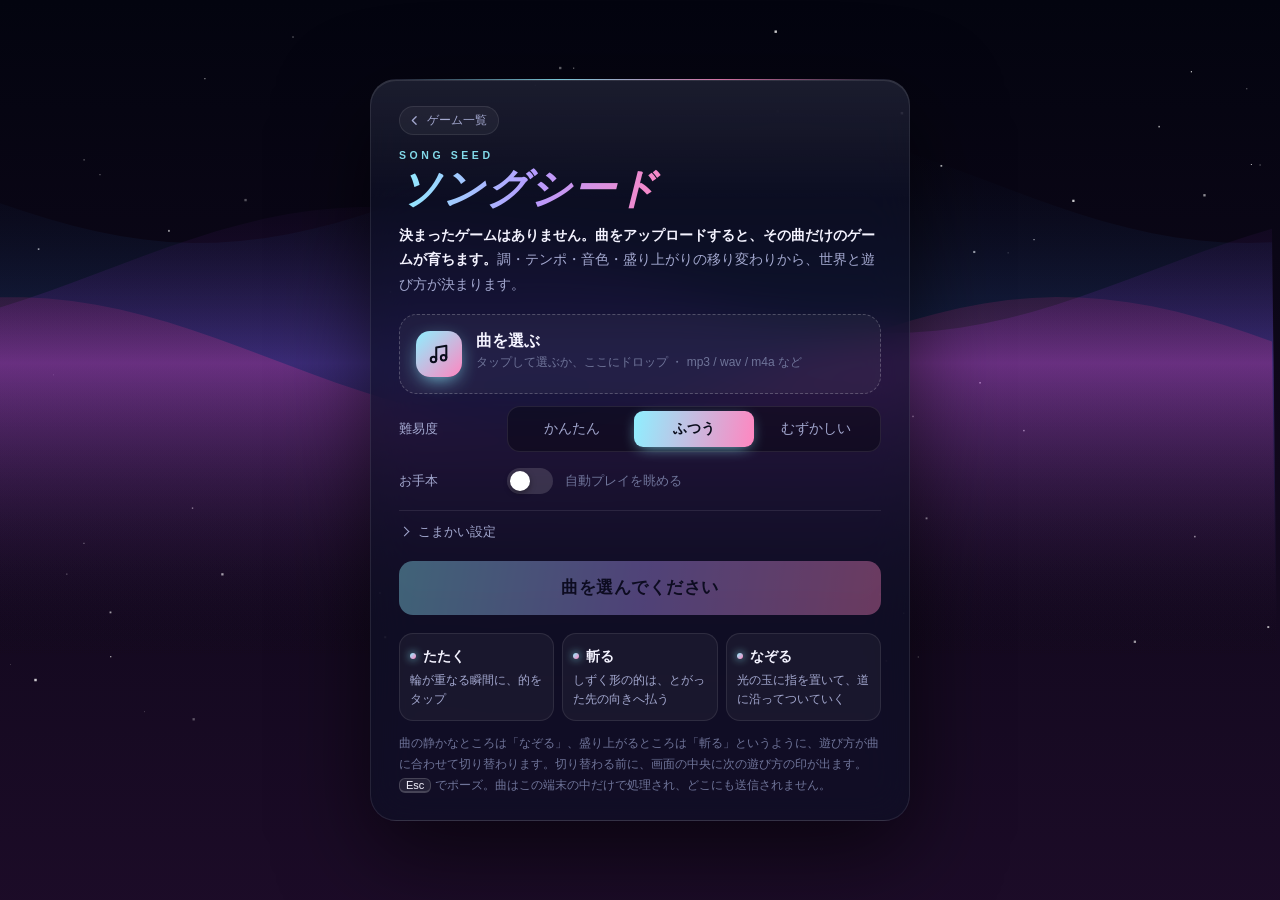
<file: seed.html>
<!DOCTYPE html>
<html lang="ja">
<head>
<meta charset="UTF-8">
<meta name="viewport" content="width=device-width, initial-scale=1, user-scalable=no">
<title>ソングシード - 曲から生まれるゲーム</title>
<link rel="stylesheet" href="common.css">
<style>
  #seed { margin-top: 10px; border-radius: 18px; padding: 14px 16px; background: var(--panel2); border: 1px solid var(--line); display: none; }
  #seed.on { display: block; animation: card .5s var(--ease); }
  .seed-cap { font-size: 10.5px; letter-spacing: .26em; font-weight: 700; color: var(--a1); }
  .seed-name { font-size: 25px; font-weight: 800; font-style: italic; margin-top: 4px; line-height: 1.25;
    background: linear-gradient(100deg, var(--a1), var(--a2) 50%, var(--a3)); -webkit-background-clip: text; background-clip: text; color: transparent; display: inline-block; padding-right: 6px; }
  .seed-tags { display: flex; flex-wrap: wrap; gap: 6px; margin-top: 9px; }
  .seed-tags span { font-size: 11.5px; padding: 4px 10px; border-radius: 99px; background: rgba(255,255,255,.07); border: 1px solid var(--line); color: var(--text); }
  .tl { display: flex; height: 12px; margin-top: 12px; border-radius: 6px; overflow: hidden; gap: 2px; }
  .tl i { display: block; border-radius: 2px; min-width: 2px; }
  .seed-leg { display: flex; gap: 14px; margin-top: 8px; font-size: 12px; color: var(--sub); flex-wrap: wrap; }
  .seed-leg b { display: inline-block; width: 9px; height: 9px; border-radius: 3px; margin-right: 6px; }
</style>
</head>
<body>
<script src="common.js"></script>
<script>
'use strict';
const { TAU, clamp, rand } = RG;
const DIFF = {
  easy:   { mult: 1.7,  gap: 0.5 },
  normal: { mult: 1.45, gap: 0.3 },
  hard:   { mult: 1.25, gap: 0.2 },
};
const COARSE = !!(window.matchMedia && matchMedia('(pointer: coarse)').matches);
const WIN = { crit: 0.07, good: 0.13, ok: 0.19, slash: 0.2 };
const KIND = { crit: { color: '#ffe08a', w: 1 }, good: { color: '#9ff0c8', w: 0.7 }, ok: { color: '#9cc4ff', w: 0.35 } };
const MODES = { tap: 'たたく', slash: '斬る', trace: 'なぞる' };
const KEY_NAMES = ['ド', 'ド♯', 'レ', 'ミ♭', 'ミ', 'ファ', 'ファ♯', 'ソ', 'ラ♭', 'ラ', 'シ♭', 'シ'];

/* ============================================================
 *  1. 曲を聴く: 調 (長調/短調)・音の明るさ・打楽器の強さ・盛り上がりの移り変わり
 * ============================================================ */
const CN = 4096;
const cTab = (() => {
  const n = CN, rev = new Uint16Array(n), cos = new Float32Array(n / 2), sin = new Float32Array(n / 2), win = new Float32Array(n), bits = Math.log2(n);
  for (let i = 0; i < n; i++) { let r = 0; for (let b = 0; b < bits; b++) r |= ((i >> b) & 1) << (bits - 1 - b); rev[i] = r; }
  for (let i = 0; i < n / 2; i++) { cos[i] = Math.cos(TAU * i / n); sin[i] = Math.sin(TAU * i / n); }
  for (let i = 0; i < n; i++) win[i] = 0.5 - 0.5 * Math.cos(TAU * i / (n - 1));
  return { rev, cos, sin, win };
})();
function fftBig(re, im) {
  const n = CN, { rev, cos, sin } = cTab;
  for (let i = 0; i < n; i++) { const j = rev[i]; if (j > i) { let t = re[i]; re[i] = re[j]; re[j] = t; t = im[i]; im[i] = im[j]; im[j] = t; } }
  for (let size = 2; size <= n; size <<= 1) {
    const h = size >> 1, step = n / size;
    for (let i = 0; i < n; i += size) for (let j = 0, k = 0; j < h; j++, k += step) {
      const a = i + j, b = a + h, tr = re[b] * cos[k] + im[b] * sin[k], ti = im[b] * cos[k] - re[b] * sin[k];
      re[b] = re[a] - tr; im[b] = im[a] - ti; re[a] += tr; im[a] += ti;
    }
  }
}
// 和音とメロディ (12音それぞれの強さ) と、音の明るさ
function tonal(buffer) {
  const sr = buffer.sampleRate, len = buffer.length, hop = CN * 2;
  const a = buffer.getChannelData(0), b = buffer.numberOfChannels > 1 ? buffer.getChannelData(1) : null;
  const cF = Math.max(1, Math.floor((len - CN) / hop) + 1), chroma = new Float32Array(cF * 12);
  const re = new Float32Array(CN), im = new Float32Array(CN), pc = new Int8Array(CN / 2).fill(-1), lg = new Float32Array(CN / 2);
  for (let k = 1; k < CN / 2; k++) {
    const hz = k * sr / CN; lg[k] = Math.log2(hz);
    if (hz >= 196 && hz <= 2100) pc[k] = ((Math.round(12 * Math.log2(hz / 261.6256)) % 12) + 12) % 12;
  }
  const k0 = Math.ceil(150 * CN / sr), k1 = Math.min(CN / 2 - 1, Math.floor(6000 * CN / sr));
  let bs = 0, bn = 0;
  if (len >= CN) for (let f = 0; f < cF; f++) {
    const off = f * hop;
    for (let i = 0; i < CN; i++) { re[i] = (b ? a[off + i] + b[off + i] : a[off + i]) * cTab.win[i]; im[i] = 0; }
    fftBig(re, im);
    let cs = 0, cw = 0;
    for (let k = 1; k <= k1; k++) {
      const m = Math.sqrt(re[k] * re[k] + im[k] * im[k]);
      if (pc[k] >= 0) chroma[f * 12 + pc[k]] += m;
      if (k >= k0) { cs += m * lg[k]; cw += m; }
    }
    if (cw > 1e-4) { bs += cs / cw; bn++; }
  }
  const tot = new Float64Array(12);
  for (let f = 0; f < cF; f++) { let sm = 0; for (let k = 0; k < 12; k++) sm += chroma[f * 12 + k]; if (sm > 1e-6) for (let k = 0; k < 12; k++) tot[k] += chroma[f * 12 + k] / sm; }
  const MAJ = [6.35, 2.23, 3.48, 2.33, 4.38, 4.09, 2.52, 5.19, 2.39, 3.66, 2.29, 2.88], MIN = [6.33, 2.68, 3.52, 5.38, 2.60, 3.53, 2.54, 4.75, 3.98, 2.69, 3.34, 3.17];
  const corr = (prof, sh) => {
    let ma = 0, mb = 0; for (let k = 0; k < 12; k++) { ma += tot[k]; mb += prof[k]; } ma /= 12; mb /= 12;
    let n = 0, da = 0, db = 0;
    for (let k = 0; k < 12; k++) { const x = tot[(k + sh) % 12] - ma, y = prof[k] - mb; n += x * y; da += x * x; db += y * y; }
    return n / Math.sqrt(da * db + 1e-12);
  };
  let key = { tonic: 0, minor: false }, kb = -2;
  for (let sh = 0; sh < 12; sh++) for (const minor of [false, true]) { const c = corr(minor ? MIN : MAJ, sh); if (c > kb) { kb = c; key = { tonic: sh, minor }; } }
  const scale = new Uint8Array(12);
  (key.minor ? [0, 3, 5, 7, 10] : [0, 2, 4, 7, 9]).forEach(d => scale[(key.tonic + d) % 12] = 1);
  const bright = clamp(((bn ? bs / bn : 10) - Math.log2(500)) / (Math.log2(2200) - Math.log2(500)), 0, 1);
  return { chroma, cF, hopSec: hop / sr, key, scale, bright };
}

const THEMES = {
  neon:   { noun: 'ネオンの街',     hue: 190, span: 130 },
  deep:   { noun: '深い海',         hue: 185, span: 40 },
  aurora: { noun: 'オーロラの夜',   hue: 150, span: 120 },
  dawn:   { noun: '朝焼けの丘',     hue: 20,  span: 40 },
};
// 曲の「種」: この曲からどんなゲームが育つかを決める
function seedOf(song) {
  const feat = song.feat, mode = feat.tempoMode ?? 1;
  if (!feat.tonal) feat.tonal = tonal(song.buffer);
  if (feat.seedInfo && feat.seedInfo.mode === mode) return feat.seedInfo;
  const T = feat.tonal, B = RG.beats(feat), { flux, frames, dt, env } = feat;
  // 打楽器の強さ: とがった音の立ち上がりが、全体に比べてどれだけ目立つか
  const sorted = Array.from(flux).sort((x, y) => y - x); let top = 0, all = 0;
  const nt = Math.max(1, Math.floor(frames * 0.04));
  for (let i = 0; i < frames; i++) { all += sorted[i]; if (i < nt) top += sorted[i]; }
  const perc = clamp(((top / nt) / (all / frames + 1e-9) - 2.2) / 3.2, 0, 1);
  const bpm = B.bpm, minor = T.key.minor, bright = T.bright;
  // 世界
  const theme = bpm >= 122 && perc > 0.45 ? 'neon' : minor ? (bright < 0.42 || bpm < 92 ? 'deep' : 'aurora') : (bright > 0.4 ? 'dawn' : 'aurora');
  const TH = THEMES[theme], h1 = (TH.hue + (T.key.tonic / 12 - 0.5) * TH.span + 360) % 360;
  const pal = { h1, h2: (h1 + (theme === 'dawn' ? 320 : 60)) % 360, h3: (h1 + (theme === 'dawn' ? 290 : 130)) % 360 };
  const adj = bpm < 88 ? 'ゆるやかな' : bpm < 112 ? '弾む' : bpm < 138 ? '駆ける' : '疾走する';
  // 遊び方の移り変わり: 8拍ごとの盛り上がりで「なぞる → たたく → 斬る」を切り替える
  const pe = new Float64Array(frames + 1); for (let i = 0; i < frames; i++) pe[i + 1] = pe[i] + env[i];
  const fr = t => clamp(Math.round(t / dt), 0, frames), bl = [];
  for (let k = 0; k + 1 < B.beats.length; k += 8) {
    const t0 = B.beats[k], t1 = B.beats[Math.min(k + 8, B.beats.length - 1)], a = fr(t0), b = Math.max(a + 1, fr(t1));
    bl.push({ t0, t1, lv: (pe[Math.min(frames, b)] - pe[a]) / (b - a) });
  }
  const lv = bl.map(x => x.lv).sort((x, y) => x - y), qt = q => lv[Math.min(lv.length - 1, Math.floor(lv.length * q))] ?? 0;
  const lo = qt(0.18 + 0.3 * (1 - perc)), hi = qt(0.62 + 0.2 * (1 - perc));     // なめらかな曲ほど「なぞる」が増える
  const flat = hi - lo < 0.06;
  bl.forEach((x, i) => { x.mode = flat ? ['tap', 'tap', 'slash', 'tap', 'trace', 'tap'][(i >> 1) % 6] : x.lv <= lo ? 'trace' : x.lv >= hi ? 'slash' : 'tap'; });
  for (let i = 1; i + 1 < bl.length; i++) if (bl[i].mode !== bl[i - 1].mode && bl[i].mode !== bl[i + 1].mode) bl[i].mode = bl[i - 1].mode;   // 8拍だけの切り替えはならす
  const sections = [];
  for (const x of bl) { const s = sections[sections.length - 1]; if (s && s.mode === x.mode) s.t1 = x.t1; else sections.push({ t0: x.t0, t1: x.t1, mode: x.mode }); }
  if (sections.length) { sections[0].t0 = -10; sections[sections.length - 1].t1 = 1e9; }
  const tags = [`♩${Math.round(bpm)}`, `${KEY_NAMES[T.key.tonic]}${minor ? '短調' : '長調'}`, perc > 0.55 ? '打楽器が強い' : perc < 0.3 ? 'なめらか' : 'ほどよいビート', bright > 0.55 ? '明るい音色' : bright < 0.35 ? '深い音色' : 'あたたかい音色'];
  return feat.seedInfo = { mode, theme, pal, name: adj + TH.noun, tags, sections, perc, bright, bpm, key: T.key };
}

/* ============================================================
 *  2. 譜面: 拍に合わせた音の並びに、その区間の遊び方と場所を割り当てる
 * ============================================================ */
function chart(song, diff) {
  const feat = song.feat, S = seedOf(song), T = feat.tonal, B = RG.beats(feat), rng = RG.rng(feat.seed + diff.length * 53);
  const list = RG.onsets(feat, DIFF[diff]);
  let si = 0;
  for (const n of list) {
    while (si + 1 < S.sections.length && n.t >= S.sections[si].t1) si++;
    n.kind = S.sections[si].mode; n.done = false;
    // その瞬間に鳴っている音 (調の音階の中から) → 効果音の高さ
    const ci = clamp(Math.floor((n.t + 0.04) / T.hopSec), 0, T.cF - 1);
    let pc = T.key.tonic, bv = -1;
    for (let k = 0; k < 12; k++) if (T.scale[k] && T.chroma[ci * 12 + k] > bv) { bv = T.chroma[ci * 12 + k]; pc = k; }
    n.midi = 72 + ((pc - 0 + 12) % 12) + (n.type >= 2 ? 12 : 0);
  }
  // 「なぞる」は続けて3つ以上あるときだけ。足りないところは「たたく」に
  const groups = [];
  for (let i = 0; i < list.length;) {
    if (list[i].kind !== 'trace') { i++; continue; }
    let j = i; while (j + 1 < list.length && list[j + 1].kind === 'trace' && list[j + 1].t - list[j].t <= B.period * 2.2) j++;
    if (j - i + 1 >= 3) { const g = { a: i, b: j }; groups.push(g); for (let k = i; k <= j; k++) list[k].grp = g; }
    else for (let k = i; k <= j; k++) list[k].kind = 'tap';
    i = j + 1;
  }
  // 画面の上を流れるようにつながる場所
  let u = 0.5, v = 0.5, ang = rng() * TAU, prevT = -10;
  for (const n of list) {
    const gap = n.t - prevT; n.gapS = gap;
    if (gap > 2 || prevT < 0) { u = 0.15 + 0.7 * rng(); v = 0.15 + 0.7 * rng(); ang = rng() * TAU; }
    else {
      n.step = n.kind === 'trace' ? clamp(gap * 0.3, 0.07, 0.2) : Math.min(0.32, 0.07 + gap * 0.3);
      n.turn = (rng() - 0.5) * (n.kind === 'trace' ? 1.0 : 2.2);
    }
    n.r1 = rng(); n.jump = gap > 2 || prevT < 0 ? [u, v, ang] : null;
    prevT = n.t;
  }
  return { list, groups, seed: S };
}
let notes = [], groups = [], SD = null, head = 0, J = null, fx = new RG.Fx(), counts = {}, pops = [], trail = [], changes = [];
let G = { r: 44, x0: 0, y0: 0, w: 0, h: 0 }, APP = 1.1, per = 0.5, beat0 = 0, flashMode = null;

function place(api) {
  const { W, H } = api;
  G.r = clamp(Math.min(W, H) * 0.075 * (COARSE ? 1.25 : 1), 34, 62) * (api.diff === 'easy' ? 1.1 : 1);
  G.x0 = Math.max(G.r * 1.6, W * 0.09); G.w = W - G.x0 * 2; G.y0 = Math.max(96, H * 0.17); G.h = H * 0.8 - G.y0;
  const minD = G.r * 2.25;
  let x = W / 2, y = H / 2, ang = 0;
  for (const n of notes) {
    if (n.jump) { x = G.x0 + n.jump[0] * G.w; y = G.y0 + n.jump[1] * G.h; ang = n.jump[2]; }
    else {
      const d = n.kind === 'trace' ? n.step * Math.min(G.w, G.h) * 1.5 : Math.max(minD, n.step * Math.min(G.w, G.h) * 1.4);
      ang += n.turn;
      for (let k = 0; k < 8; k++) {
        const nx = x + Math.cos(ang) * d, ny = y + Math.sin(ang) * d;
        if (nx < G.x0 || nx > G.x0 + G.w) { ang = Math.PI - ang; continue; }
        if (ny < G.y0 || ny > G.y0 + G.h) { ang = -ang; continue; }
        x = nx; y = ny; break;
      }
      x = clamp(x, G.x0, G.x0 + G.w); y = clamp(y, G.y0, G.y0 + G.h);
    }
    n.x = x; n.y = y; n.r = G.r * (n.big ? 1.2 : 1);
  }
  for (let i = 0; i < notes.length; i++) {            // 斬る向き: 次の的のほうへ
    const n = notes[i], nx = notes[i + 1];
    if (n.kind === 'slash') n.fa = nx && nx.t - n.t < 1.6 && Math.hypot(nx.x - n.x, nx.y - n.y) > n.r ? Math.atan2(nx.y - n.y, nx.x - n.x) : -Math.PI / 2 + (n.r1 - 0.5) * 1.6;
  }
}
// なぞる光の玉の位置 (グループの中の時刻 t)
function orbAt(g, t) {
  const a = g.a, b = g.b;
  if (t <= notes[a].t) return { x: notes[a].x, y: notes[a].y };
  if (t >= notes[b].t) return { x: notes[b].x, y: notes[b].y };
  let i = a; while (i + 1 < b && notes[i + 1].t <= t) i++;
  const p0 = notes[Math.max(a, i - 1)], p1 = notes[i], p2 = notes[i + 1], p3 = notes[Math.min(b, i + 2)];
  const k = (t - p1.t) / (p2.t - p1.t), k2 = k * k, k3 = k2 * k;
  const cr = (q0, q1, q2, q3) => 0.5 * (2 * q1 + (-q0 + q2) * k + (2 * q0 - 5 * q1 + 4 * q2 - q3) * k2 + (-q0 + 3 * q1 - 3 * q2 + q3) * k3);
  return { x: cr(p0.x, p1.x, p2.x, p3.x), y: cr(p0.y, p1.y, p2.y, p3.y) };
}
function distSeg(p, a, b) {
  const dx = b.x - a.x, dy = b.y - a.y, l2 = dx * dx + dy * dy;
  const t = l2 ? clamp(((p.x - a.x) * dx + (p.y - a.y) * dy) / l2, 0, 1) : 0;
  return Math.hypot(p.x - (a.x + dx * t), p.y - (a.y + dy * t));
}

/* ============================================================
 *  3. 判定と手応え
 * ============================================================ */
function judge(api, n, kind, ok = true, at) {
  const K = KIND[kind], P = SD.pal, pn = performance.now(), x = at ? at.x : n.x, y = at ? at.y : n.y;
  n.done = true;
  if (ok) counts[n.kind]++; else counts.wrong++;
  J.hit(ok ? K.w : 0.2, { mul: n.big ? 2 : 1, gauge: n.kind === 'trace' ? 0.03 : undefined });
  pops.push({ x, y, r: n.r, color: ok ? K.color : '#8a8fb0', t0: pn, crit: ok && kind === 'crit' });
  if (!ok) { RG.sfx.noise(500, 0.12, 0.2, 'lowpass', 0.4); return; }
  const hue = [P.h1, P.h2, P.h3, P.h1][n.type];
  fx.burst(x, y, kind === 'crit' ? (n.kind === 'trace' ? 12 : 26) : 10, { colors: [`hsl(${hue} 100% 72%)`, '#fff'], v0: 100, v1: kind === 'crit' ? 560 : 320, g: 480 * api.S, s: kind === 'crit' ? 3 : 2 });
  // 効果音: その瞬間に曲で鳴っている音を、曲の調の音階で
  const f = 440 * Math.pow(2, (n.midi - 69) / 12) * (kind === 'ok' ? 0.5 : 1), wave = SD.theme === 'neon' ? 'triangle' : 'sine';
  RG.sfx.tone(f, n.kind === 'trace' ? 0.5 : 0.36, kind === 'crit' ? 0.17 : 0.1, wave);
  RG.sfx.tone(f * 2, 0.2, 0.06, 'sine');
  if (n.kind === 'slash') { RG.sfx.noise(4200, 0.11, 0.26, 'bandpass', 0.35); slashes.push({ x, y, ang: n.cutA ?? n.fa, len: n.r * 4.2, t0: pn }); }
  else if (n.kind === 'tap') RG.sfx.noise(5200, 0.03, 0.1, 'highpass', 1);
  if (kind === 'crit' && n.kind !== 'trace') fx.shake = Math.max(fx.shake, 2.5);
  if (n.big) { fx.flash = 0.3; fx.shake = 11; RG.sfx.cheer(0.35); RG.sfx.noise(300, 0.45, 0.45); }
  if (api.pointer.touch && navigator.vibrate) { try { navigator.vibrate(kind === 'crit' ? 10 : 5); } catch (e) {} }
}
let slashes = [];
const timing = a => J.feverOn || a <= WIN.crit ? 'crit' : a <= WIN.good ? 'good' : 'ok';
function tapAt(api, x, y) {
  const t = api.time(), slack = api.pointer.touch ? 1.7 : 1.4;
  for (let i = head; i < notes.length; i++) {
    const n = notes[i];
    if (n.t - t > WIN.ok) break;
    if (n.done || n.kind !== 'tap' || Math.abs(t - n.t) > WIN.ok) continue;
    if (Math.hypot(x - n.x, y - n.y) <= n.r * slack) { judge(api, n, timing(Math.abs(t - n.t))); return true; }
  }
  return false;
}
function sweep(api, a, b) {
  const t = api.time(), ang = Math.atan2(b.y - a.y, b.x - a.x);
  for (let i = head; i < notes.length; i++) {
    const n = notes[i];
    if (n.t - t > WIN.slash) break;
    if (n.done || n.kind !== 'slash' || Math.abs(t - n.t) > WIN.slash) continue;
    if (distSeg(n, a, b) > n.r * 1.25) continue;
    const ok = Math.cos(ang - n.fa) >= 0.2;                 // 向きはおおらかに (約±78°)
    n.cutA = ang; judge(api, n, ok ? timing(Math.abs(t - n.t)) : 'ok', ok);
  }
}

/* ============================================================
 *  4. 世界の描画 (曲から決まった世界ごとに背景が変わる)
 * ============================================================ */
const dust = Array.from({ length: 70 }, (_, i) => ({ x: Math.random(), y: Math.random(), s: 0.4 + Math.random(), p: Math.random() * TAU }));
function world(c, W, H, t, pulse, S, fever) {
  const P = S ? S.pal : { h1: 215, h2: 275, h3: 330 }, th = S ? S.theme : 'aurora', bass = RG.audio.bass, pn = performance.now() / 1000;
  const hs = fever ? (pn * 40) % 360 : 0, h1 = (P.h1 + hs) % 360, h2 = (P.h2 + hs) % 360, h3 = (P.h3 + hs) % 360;
  const g = c.createLinearGradient(0, 0, 0, H);
  if (th === 'dawn') { g.addColorStop(0, `hsl(${h3} 55% ${24 + bass * 8}%)`); g.addColorStop(0.6, `hsl(${h1} 75% ${46 + bass * 10}%)`); g.addColorStop(1, `hsl(${h2} 60% 24%)`); }
  else if (th === 'deep') { g.addColorStop(0, `hsl(${h1} 70% ${20 + bass * 8}%)`); g.addColorStop(1, `hsl(${(h1 + 30) % 360} 80% 4%)`); }
  else if (th === 'neon') { g.addColorStop(0, '#05030f'); g.addColorStop(0.62, `hsl(${h3} 70% ${12 + bass * 10}%)`); g.addColorStop(1, '#03040c'); }
  else { g.addColorStop(0, '#03040f'); g.addColorStop(1, `hsl(${h2} 55% ${10 + bass * 8}%)`); }
  c.fillStyle = g; c.fillRect(0, 0, W, H);
  if (th === 'neon') {                                  // 地平線の太陽と、拍で流れる光の床
    const hy = H * 0.62, sun = c.createLinearGradient(0, hy - H * 0.26, 0, hy);
    sun.addColorStop(0, `hsl(${h2} 100% 66%)`); sun.addColorStop(1, `hsl(${h3} 100% 58%)`);
    c.fillStyle = sun; c.globalAlpha = 0.5 + pulse * 0.2; c.beginPath(); c.arc(W / 2, hy, Math.min(W, H) * 0.2 * (1 + pulse * 0.03), Math.PI, 0); c.fill(); c.globalAlpha = 1;
    c.strokeStyle = `hsla(${h1},100%,62%,.5)`; c.lineWidth = 1.2; c.beginPath();
    for (let i = -9; i <= 9; i++) { c.moveTo(W / 2 + i * W * 0.02, hy); c.lineTo(W / 2 + i * W * 0.19, H); }
    const ph = ((t / per) % 1 + 1) % 1;
    for (let k = 0; k < 9; k++) { const z = (k + ph) / 9, y = hy + (H - hy) * z * z; c.moveTo(0, y); c.lineTo(W, y); }
    c.stroke();
  } else if (th === 'deep') {                           // 差し込む光と、のぼる泡
    for (let i = 0; i < 5; i++) {
      const x = W * (0.1 + i * 0.2) + Math.sin(pn * 0.3 + i) * 30, lg = c.createLinearGradient(0, 0, 0, H * 0.8);
      lg.addColorStop(0, `hsla(${h2},90%,75%,${0.1 + bass * 0.12})`); lg.addColorStop(1, 'rgba(0,0,0,0)');
      c.fillStyle = lg; c.beginPath(); c.moveTo(x - 20, 0); c.lineTo(x + 30, 0); c.lineTo(x + 130, H * 0.8); c.lineTo(x - 90, H * 0.8); c.fill();
    }
    c.strokeStyle = `hsla(${h2},90%,82%,.5)`; c.lineWidth = 1.2;
    for (const d of dust) { const y = H - ((d.y * H + pn * 26 * d.s) % (H + 20)), x = d.x * W + Math.sin(pn * d.s + d.p) * 12; c.beginPath(); c.arc(x, y, 2 + d.s * 3.5 + pulse * 1.2, 0, TAU); c.stroke(); }
  } else if (th === 'dawn') {                           // やわらかい太陽と、舞う花びら
    const sg = c.createRadialGradient(W / 2, H * 0.62, 0, W / 2, H * 0.62, Math.min(W, H) * 0.6);
    sg.addColorStop(0, `hsla(${h1},100%,88%,${0.75 + pulse * 0.15})`); sg.addColorStop(1, 'rgba(255,255,255,0)');
    c.fillStyle = sg; c.fillRect(0, 0, W, H);
    for (const d of dust) {
      const x = ((d.x * W + pn * 22 * d.s) % (W + 30)) - 15, y = ((d.y * H + pn * 34 * d.s) % (H + 30)) - 15 + Math.sin(pn + d.p) * 10;
      c.save(); c.translate(x, y); c.rotate(pn * d.s + d.p); c.fillStyle = `hsla(${d.s > 0.9 ? h2 : h3},100%,88%,.75)`;
      c.beginPath(); c.ellipse(0, 0, 3 + d.s * 4, 1.6 + d.s * 2, 0, 0, TAU); c.fill(); c.restore();
    }
  } else {                                              // 星と、揺れるオーロラ
    c.fillStyle = '#fff';
    for (const d of dust) { c.globalAlpha = 0.25 + 0.55 * Math.abs(Math.sin(pn * d.s + d.p)); c.fillRect(d.x * W, d.y * H * 0.8, d.s * 1.8, d.s * 1.8); }
    c.globalAlpha = 1;
    for (let b = 0; b < 3; b++) {
      const hue = [h1, h2, h3][b], lg = c.createLinearGradient(0, H * 0.12, 0, H * 0.75);
      lg.addColorStop(0, 'rgba(0,0,0,0)'); lg.addColorStop(0.45, `hsla(${hue},100%,62%,${0.2 + bass * 0.22 + pulse * 0.05})`); lg.addColorStop(1, 'rgba(0,0,0,0)');
      c.fillStyle = lg; c.beginPath(); c.moveTo(0, H);
      for (let x = 0; x <= W; x += 24) c.lineTo(x, H * (0.2 + 0.1 * b) + Math.sin(x * 0.006 + pn * (0.35 + b * 0.12) + b * 2) * H * 0.07);
      c.lineTo(W, H); c.fill();
    }
  }
}
// 的の形も世界ごとに違う
function body(c, x, y, r, th, pn) {
  c.beginPath();
  if (th === 'neon') { for (let i = 0; i < 6; i++) { const a = i * TAU / 6 + Math.PI / 6; i ? c.lineTo(x + Math.cos(a) * r, y + Math.sin(a) * r) : c.moveTo(x + Math.cos(a) * r, y + Math.sin(a) * r); } c.closePath(); }
  else if (th === 'dawn') { for (let i = 0; i <= 40; i++) { const a = i / 40 * TAU, rr = r * (0.86 + 0.16 * Math.cos(a * 5 + pn / 900)); i ? c.lineTo(x + Math.cos(a) * rr, y + Math.sin(a) * rr) : c.moveTo(x + Math.cos(a) * rr, y + Math.sin(a) * rr); } c.closePath(); }
  else if (th === 'aurora') { for (let i = 0; i < 16; i++) { const a = i * TAU / 16 - Math.PI / 2 + pn / 4000, rr = r * (i % 2 ? 0.8 : 1.04); i ? c.lineTo(x + Math.cos(a) * rr, y + Math.sin(a) * rr) : c.moveTo(x + Math.cos(a) * rr, y + Math.sin(a) * rr); } c.closePath(); }
  else c.arc(x, y, r, 0, TAU);
}
function icon(c, mode, x, y, s) {                       // 遊び方の印 (文字ではなく形で)
  c.lineCap = 'round'; c.lineJoin = 'round'; c.lineWidth = s * 0.12;
  c.beginPath();
  if (mode === 'tap') { c.arc(x, y, s * 0.42, 0, TAU); c.moveTo(x + s * 0.14, y); c.arc(x, y, s * 0.14, 0, TAU); }
  else if (mode === 'slash') { c.moveTo(x - s * 0.42, y + s * 0.42); c.lineTo(x + s * 0.42, y - s * 0.42); c.moveTo(x + s * 0.1, y - s * 0.42); c.lineTo(x + s * 0.42, y - s * 0.42); c.lineTo(x + s * 0.42, y - s * 0.1); }
  else { for (let i = 0; i <= 20; i++) { const k = i / 20, px = x - s * 0.5 + k * s, py = y + Math.sin(k * TAU) * s * 0.24; i ? c.lineTo(px, py) : c.moveTo(px, py); } }
  c.stroke();
}

/* ============================================================
 *  5. タイトル画面: この曲から何が生まれたかを見せる
 * ============================================================ */
const MODE_HUE = m => !SDT ? 0 : m === 'tap' ? SDT.pal.h1 : m === 'slash' ? SDT.pal.h3 : SDT.pal.h2;
let SDT = null;
function showSeed(song) {
  let el = document.getElementById('seed');
  if (!el) { document.getElementById('beat').insertAdjacentHTML('afterend', '<div id="seed"></div>'); el = document.getElementById('seed'); }
  if (!song) { el.classList.remove('on'); SDT = null; return; }
  const S = SDT = seedOf(song), dur = song.feat.duration, root = document.documentElement.style;
  root.setProperty('--a1', `hsl(${S.pal.h1} 100% 74%)`); root.setProperty('--a2', `hsl(${S.pal.h2} 100% 76%)`); root.setProperty('--a3', `hsl(${S.pal.h3} 100% 72%)`);
  const col = m => `hsl(${MODE_HUE(m)} 95% 66%)`;
  el.innerHTML = `<div class="seed-cap">この曲から生まれたゲーム</div><div class="seed-name">${S.name}</div>
    <div class="seed-tags">${S.tags.map(t => `<span>${t}</span>`).join('')}</div>
    <div class="tl">${S.sections.map(s => `<i style="flex:${(Math.min(dur, s.t1) - Math.max(0, s.t0)).toFixed(2)};background:${col(s.mode)}"></i>`).join('')}</div>
    <div class="seed-leg">${Object.keys(MODES).map(m => `<span><b style="background:${col(m)}"></b>${MODES[m]}</span>`).join('')}</div>`;
  el.classList.add('on');
}

RG.shell({
  id: 'seed', title: 'ソングシード', sub: 'SONG SEED', colors: ['#8fefff', '#b79bff', '#ff86c0'], hideCursor: false,
  lead: '<b>決まったゲームはありません。曲をアップロードすると、その曲だけのゲームが育ちます。</b>調・テンポ・音色・盛り上がりの移り変わりから、世界と遊び方が決まります。',
  how: [['たたく', '輪が重なる瞬間に、的をタップ'],
        ['斬る', 'しずく形の的は、とがった先の向きへ払う'],
        ['なぞる', '光の玉に指を置いて、道に沿ってついていく']],
  hint: '曲の静かなところは「なぞる」、盛り上がるところは「斬る」というように、遊び方が曲に合わせて切り替わります。切り替わる前に、画面の中央に次の遊び方の印が出ます。',
  count(feat, d, api) { showSeed(api.song); const ch = chart(api.song, d); api._cnt = { tap: 0, slash: 0, trace: 0 }; ch.list.forEach(n => api._cnt[n.kind]++); return ch.list.length; },
  countLabel: (n, api) => `たたく ${api._cnt.tap}・斬る ${api._cnt.slash}・なぞる ${api._cnt.trace}`,

  start(api) {
    const ch = chart(api.song, api.diff), B = RG.beats(api.song.feat);
    notes = ch.list; groups = ch.groups; SD = ch.seed; per = B.period; beat0 = B.beats[0] || 0;
    APP = clamp(Math.max(1, Math.round(1.15 / per)) * per, 0.6, 1.7);
    place(api);
    changes = []; let pm = null;
    for (const n of notes) { if (n.kind !== pm) changes.push({ t: n.t, mode: n.kind }); pm = n.kind; }
    head = 0; pops = []; trail = []; slashes = []; counts = { tap: 0, slash: 0, trace: 0, wrong: 0, miss: 0 }; fx.clear();
    const tot = { tap: 0, slash: 0, trace: 0 }; notes.forEach(n => tot[n.kind]++); api._tot = tot;
    J = new RG.Juice(api, { lead: api.auto ? 'お手本プレイ' : SD.name, sub: () => `${J.pct().toFixed(1)}%`, onFever() { fx.flash = 0.45; fx.shake = 8; } });
  },
  resize(api) { if (api.state !== 'title' && notes.length) place(api); },
  quit() { notes = []; J = null; fx.clear(); },
  end(api) {
    const T = api._tot;
    api.finish({ score: J.score, pct: J.pct(), names: ['満開', '大輪', 'つぼみ', '芽ぶき', '種'], title: counts.miss + counts.wrong === 0 ? 'ひとつも逃さず' : '',
      stats: [['たたく', `${counts.tap}/${T.tap}`, `hsl(${SD.pal.h1} 100% 76%)`], ['斬る', `${counts.slash}/${T.slash}`, `hsl(${SD.pal.h3} 100% 78%)`], ['なぞる', `${counts.trace}/${T.trace}`, `hsl(${SD.pal.h2} 100% 78%)`], ['逃した', counts.miss + counts.wrong, '#b0b4cc'],
        ['最大連続', J.maxCombo], ['フィーバー', J.fevers + ' 回'], ['テンポ', Math.round(SD.bpm)], ['的の数', notes.length]] });
  },

  pointer(api, type) {
    if (api.state !== 'play' || api.auto) return;
    const P = api.pointer, now = performance.now();
    if (type === 'up') { trail.push({ gap: true, t: now }); return; }
    const prev = trail[trail.length - 1], cur = { x: P.x, y: P.y, t: now };
    trail.push(cur);
    if (type === 'down') { tapAt(api, P.x, P.y); return; }
    if (!prev || prev.gap || now - prev.t > 80) return;
    const d = Math.hypot(cur.x - prev.x, cur.y - prev.y), speed = d / Math.max(1, now - prev.t) * 1000;
    if (d > 1 && (P.down || speed > 420 * api.S)) sweep(api, prev, cur);
  },
  key(api, code, down) { if (down && (code === 'Space' || code === 'KeyZ' || code === 'KeyX')) tapAt(api, api.pointer.x, api.pointer.y); },

  frame(api, dt) {
    const { c, W, H, S } = api, pn = performance.now(), playing = api.state === 'play' || api.state === 'pause' || api.state === 'ending';
    const t = playing ? api.time() : pn / 1000, fever = J && J.feverOn && playing, seed = playing ? SD : SDT;
    const ph = (((t - beat0) / per) % 1 + 1) % 1, pulse = Math.pow(1 - ph, 3);
    world(c, W, H, t, pulse, seed, fever);
    if (!playing || !J) { fx.step(dt); return; }
    const th = SD.theme, P = SD.pal, hueOf = n => n.big ? 45 : [P.h1, P.h2, P.h3, P.h1][n.type];
    const active = api.auto || !api.pointer.touch || api.pointer.down;

    if (api.state === 'play') {
      J.update();
      for (let i = head; i < notes.length; i++) {
        const n = notes[i], tau = t - n.t;
        if (tau < -APP) break;
        if (n.done) continue;
        if (api.auto && tau >= 0) {
          if (n.kind === 'slash') { n.cutA = n.fa; trail.push({ gap: true, t: pn }, { x: n.x - Math.cos(n.fa) * n.r * 2, y: n.y - Math.sin(n.fa) * n.r * 2, t: pn - 30 }, { x: n.x + Math.cos(n.fa) * n.r * 2, y: n.y + Math.sin(n.fa) * n.r * 2, t: pn }); }
          judge(api, n, 'crit'); continue;
        }
        if (n.kind === 'trace') {                        // 光の玉が通る瞬間、指が玉の上にあれば拾える
          if (tau >= 0) {
            const o = orbAt(n.grp, t);
            if (active && Math.hypot(api.pointer.x - o.x, api.pointer.y - o.y) <= n.r * 1.8) judge(api, n, 'crit', true, o);
            else if (tau > 0.1) { n.done = true; counts.miss++; J.miss(); }
          }
        } else if (tau > (n.kind === 'slash' ? WIN.slash : WIN.ok)) { n.done = true; counts.miss++; J.miss(); RG.sfx.noise(260, 0.1, 0.1, 'lowpass', 0.5); }
      }
      while (head < notes.length && notes[head].done) head++;
    }
    fx.step(dt);
    c.save(); c.translate((Math.random() - 0.5) * fx.shake, (Math.random() - 0.5) * fx.shake);

    // ---- なぞる道と光の玉 ----
    for (const g of groups) {
      const a = notes[g.a], b = notes[g.b];
      if (t < a.t - APP || t > b.t + 0.25) continue;
      const hue = P.h2, from = Math.max(t, a.t), to = Math.min(b.t, t + 1.8);
      c.lineCap = 'round'; c.lineJoin = 'round';
      if (to > from) {
        for (const [w, al] of [[n => n * 0.9, 0.16], [n => n * 0.32, 0.55]]) {
          c.strokeStyle = `hsla(${hue},100%,78%,${al})`; c.lineWidth = w(a.r);
          c.beginPath();
          for (let k = 0; k <= 26; k++) { const o = orbAt(g, from + (to - from) * k / 26); k ? c.lineTo(o.x, o.y) : c.moveTo(o.x, o.y); }
          c.stroke();
        }
      }
      for (let i = g.a; i <= g.b; i++) {                 // 道の上の粒 (音の位置)
        const n = notes[i];
        if (n.done || n.t > t + 1.8) continue;
        c.fillStyle = `hsla(${hueOf(n)},100%,88%,.95)`; c.beginPath(); c.arc(n.x, n.y, a.r * 0.17, 0, TAU); c.fill();
      }
      const o = orbAt(g, t), onIt = active && Math.hypot(api.pointer.x - o.x, api.pointer.y - o.y) <= a.r * 1.8;
      if (t < a.t) {                                     // 始まる前: ここに指を置いて、の輪
        const k = (a.t - t) / APP;
        c.strokeStyle = `rgba(255,255,255,${0.25 + 0.7 * (1 - k)})`; c.lineWidth = 2.5;
        c.beginPath(); c.arc(o.x, o.y, a.r * (1 + 1.5 * k), 0, TAU); c.stroke();
      }
      const og = c.createRadialGradient(o.x, o.y, 0, o.x, o.y, a.r * 1.5);
      og.addColorStop(0, onIt || t < a.t ? '#fff' : 'rgba(255,170,170,.9)'); og.addColorStop(0.35, `hsla(${hue},100%,72%,${onIt ? 0.9 : 0.55})`); og.addColorStop(1, 'rgba(0,0,0,0)');
      c.fillStyle = og; c.beginPath(); c.arc(o.x, o.y, a.r * 1.5 * (1 + pulse * 0.08), 0, TAU); c.fill();
      c.strokeStyle = onIt ? '#fff' : 'rgba(255,255,255,.5)'; c.lineWidth = 2.5; c.beginPath(); c.arc(o.x, o.y, a.r * 0.62, 0, TAU); c.stroke();
    }

    // ---- たたく的・斬る的 (はっきり見せるのは直近の3つ) ----
    const vis = [];
    for (let i = head; i < notes.length; i++) { const n = notes[i]; if (n.t - t > APP) break; if (!n.done && n.kind !== 'trace') vis.push(n); }
    for (let k = vis.length - 1; k >= 0; k--) {
      const n = vis[k], p = 1 - (n.t - t) / APP, r0 = n.r * 0.72, hue = hueOf(n);
      if (k >= 3) { c.strokeStyle = `hsla(${hue},100%,82%,${0.45 * Math.min(1, p * 3.5)})`; c.lineWidth = 1.5; c.beginPath(); c.arc(n.x, n.y, r0 * 0.26, 0, TAU); c.stroke(); continue; }
      const a = Math.min(1, p * 3.5) * [1, 0.8, 0.5][k];
      if (n.kind === 'slash') {                          // しずく形: とがった先へ払う
        const ca = Math.cos(n.fa), sa = Math.sin(n.fa), tipD = r0 * 1.85, beta = Math.acos(1 / 1.85), tx = n.x + ca * tipD, ty = n.y + sa * tipD;
        const drop = () => { c.beginPath(); c.moveTo(tx, ty); c.arc(n.x, n.y, r0, n.fa + beta, n.fa - beta + TAU); c.closePath(); };
        c.fillStyle = `rgba(4,5,18,${0.6 * a})`; drop(); c.fill();
        const fg = c.createLinearGradient(n.x - ca * r0, n.y - sa * r0, tx, ty);
        fg.addColorStop(0, `hsla(${hue},100%,70%,${0.1 * a})`); fg.addColorStop(1, `hsla(${hue},100%,84%,${0.65 * a})`);
        c.fillStyle = fg; drop(); c.fill();
        c.strokeStyle = `hsla(${hue},100%,84%,${a})`; c.lineWidth = 3; c.lineJoin = 'round'; drop(); c.stroke();
        c.lineCap = 'round'; c.lineWidth = 2.5;
        for (let q = -1; q <= 1; q++) {
          const an = n.fa + Math.PI + q * 0.42, l0 = r0 * 1.22, l1 = r0 * (q ? 1.55 : 1.8);
          c.strokeStyle = `hsla(${hue},100%,84%,${(q ? 0.45 : 0.7) * a})`;
          c.beginPath(); c.moveTo(n.x + Math.cos(an) * l0, n.y + Math.sin(an) * l0); c.lineTo(n.x + Math.cos(an) * l1, n.y + Math.sin(an) * l1); c.stroke();
        }
        const z = (pn / 480) % 1;
        c.fillStyle = `rgba(255,255,255,${(1 - z) * 0.95 * a})`; c.beginPath(); c.arc(n.x + ca * tipD * z * 0.92, n.y + sa * tipD * z * 0.92, r0 * (0.2 - 0.1 * z), 0, TAU); c.fill();
      } else {
        c.fillStyle = `rgba(4,5,18,${0.6 * a})`; body(c, n.x, n.y, r0 + 4, th, pn); c.fill();
        const gr = c.createRadialGradient(n.x, n.y, 0, n.x, n.y, r0);
        gr.addColorStop(0, `hsla(${hue},100%,72%,${0.06 * a})`); gr.addColorStop(1, `hsla(${hue},100%,70%,${0.3 * a})`);
        c.fillStyle = gr; body(c, n.x, n.y, r0, th, pn); c.fill();
        c.strokeStyle = `hsla(${hue},100%,80%,${a})`; c.lineWidth = n.big ? 4 : 2.8; c.shadowColor = `hsl(${hue} 100% 65%)`; c.shadowBlur = 10 * a;
        body(c, n.x, n.y, r0, th, pn); c.stroke(); c.shadowBlur = 0;
        c.fillStyle = `hsla(${hue},100%,90%,${0.9 * a})`; c.beginPath(); c.arc(n.x, n.y, r0 * (n.big ? 0.2 : 0.12), 0, TAU); c.fill();
      }
      if (p < 1 && k < 2) {                              // 縮んでくる輪: 重なる瞬間が音の瞬間
        c.strokeStyle = `rgba(255,255,255,${(0.25 + 0.7 * p) * a})`; c.lineWidth = 2.5;
        c.beginPath(); c.arc(n.x, n.y, r0 * (1 + 1.5 * (1 - p)), 0, TAU); c.stroke();
      }
    }
    // ---- 命中の輪・斬った跡・指の軌跡 ----
    for (let i = pops.length - 1; i >= 0; i--) {
      const o = pops[i], p = (pn - o.t0) / 380;
      if (p >= 1) { pops.splice(i, 1); continue; }
      const e = 1 - (1 - p) * (1 - p);
      c.globalAlpha = 1 - p; c.strokeStyle = o.color; c.lineWidth = 5 * (1 - p) + 0.5;
      c.beginPath(); c.arc(o.x, o.y, o.r * 0.72 * (1 + e * 1.5), 0, TAU); c.stroke();
      if (o.crit) { c.globalAlpha = (1 - p) * (1 - p); c.strokeStyle = '#fff'; c.lineWidth = 2; const len = o.r * (0.9 + e * 1.3); c.beginPath(); c.moveTo(o.x - len, o.y); c.lineTo(o.x + len, o.y); c.moveTo(o.x, o.y - len * 0.75); c.lineTo(o.x, o.y + len * 0.75); c.stroke(); }
    }
    c.globalAlpha = 1;
    c.save(); c.globalCompositeOperation = 'lighter'; c.lineCap = 'round';
    for (let i = slashes.length - 1; i >= 0; i--) {
      const s = slashes[i], p = (pn - s.t0) / 220;
      if (p >= 1) { slashes.splice(i, 1); continue; }
      const len = s.len * (0.6 + p * 0.6), dx = Math.cos(s.ang) * len, dy = Math.sin(s.ang) * len;
      c.globalAlpha = 1 - p; c.strokeStyle = '#fff6d0'; c.lineWidth = 7 * (1 - p) + 1;
      c.beginPath(); c.moveTo(s.x - dx, s.y - dy); c.lineTo(s.x + dx, s.y + dy); c.stroke();
    }
    while (trail.length && pn - trail[0].t > 170) trail.shift();
    for (let i = 1; i < trail.length; i++) {
      const a = trail[i - 1], b = trail[i], k = 1 - (pn - b.t) / 170;
      if (a.gap || b.gap || b.t - a.t > 80) continue;
      c.globalAlpha = k * 0.6; c.strokeStyle = `hsl(${P.h1} 100% 70%)`; c.lineWidth = 12 * k;
      c.beginPath(); c.moveTo(a.x, a.y); c.lineTo(b.x, b.y); c.stroke();
      c.globalAlpha = k; c.strokeStyle = '#fff'; c.lineWidth = 4 * k;
      c.beginPath(); c.moveTo(a.x, a.y); c.lineTo(b.x, b.y); c.stroke();
    }
    c.restore();
    c.restore();
    fx.draw(c);
    // ---- 遊び方が切り替わる前に、次の遊び方の印を中央に出す ----
    for (const ch of changes) {
      const d = t - (ch.t - APP);
      if (d < -0.1 || d > 1.1) continue;
      const k = clamp(d / 1.1, 0, 1), al = Math.sin(Math.min(1, k * 1.15) * Math.PI) * 0.9, s = Math.min(W, H) * (0.16 + 0.05 * k), hue = ch.mode === 'tap' ? P.h1 : ch.mode === 'slash' ? P.h3 : P.h2;
      c.globalAlpha = al * 0.5; c.fillStyle = 'rgba(4,5,18,.8)'; c.beginPath(); c.arc(W / 2, H * 0.47, s * 0.95, 0, TAU); c.fill();
      c.globalAlpha = al; c.strokeStyle = `hsl(${hue} 100% 80%)`; c.shadowColor = c.strokeStyle; c.shadowBlur = 18;
      icon(c, ch.mode, W / 2, H * 0.47, s); c.shadowBlur = 0; c.globalAlpha = 1;
    }
    fx.drawFlash(c, W, H);
    J.draw(c);
  },
});
</script>
</body>
</html>
</file>
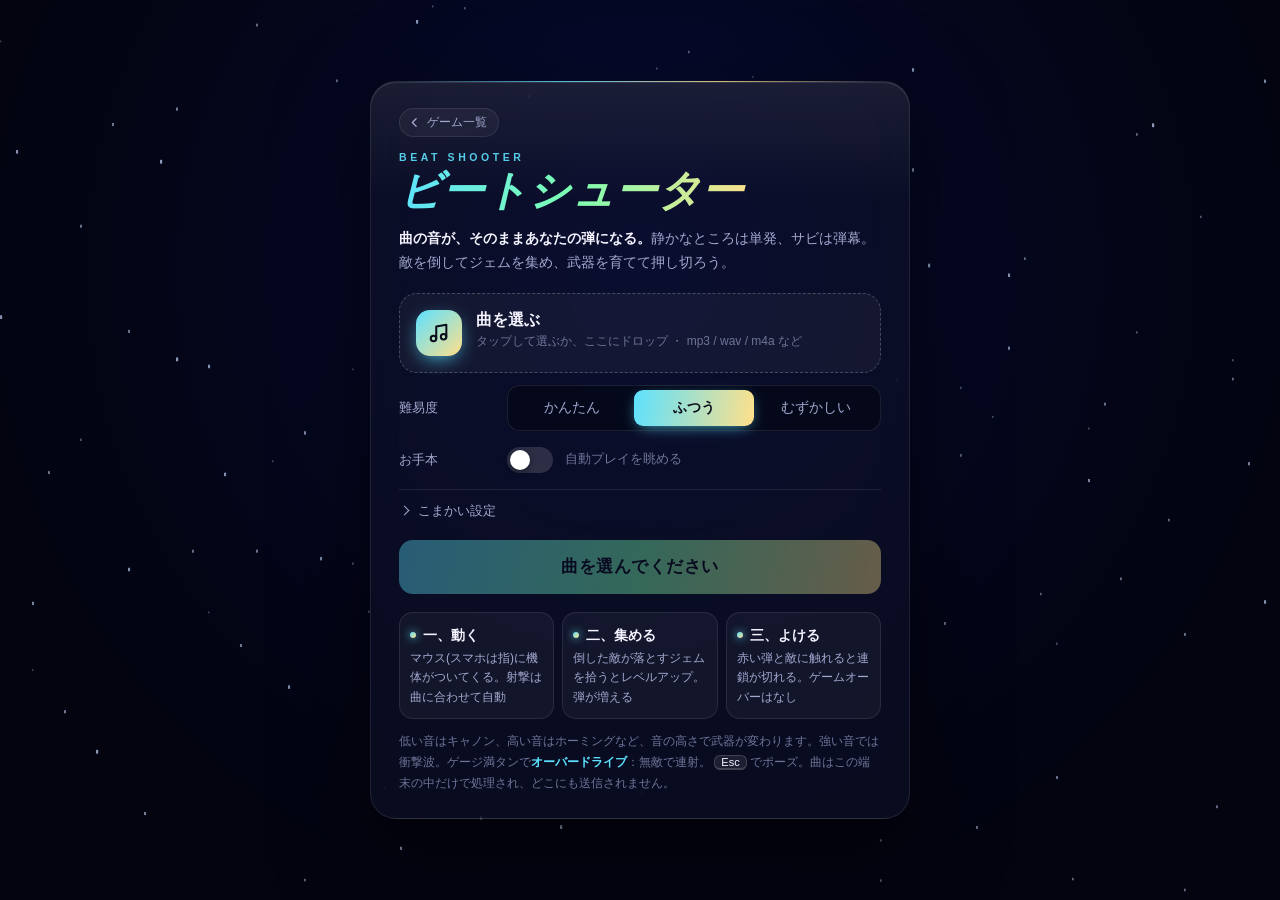
<file: shooter.html>
<!DOCTYPE html>
<html lang="ja">
<head>
<meta charset="UTF-8">
<meta name="viewport" content="width=device-width, initial-scale=1, user-scalable=no">
<title>ビートシューター - 曲があなたの武器になる</title>
<link rel="stylesheet" href="common.css">
</head>
<body>
<script src="common.js"></script>
<script>
'use strict';
const { TAU, clamp, rand, lerp } = RG;
const DIFF = {
  easy:   { mult: 1.6,  gap: 0.30, slow: 2.6, fast: 1.25, fire: 2.8, ebs: 170, hp: 0.8 },
  normal: { mult: 1.4,  gap: 0.22, slow: 2.1, fast: 0.95, fire: 2.0, ebs: 215, hp: 1 },
  hard:   { mult: 1.25, gap: 0.15, slow: 1.7, fast: 0.68, fire: 1.4, ebs: 265, hp: 1.25 },
};
const HUES = [20, 50, 190, 290];           // 音の高さごとの武器の色: 砲 / 拡散 / 連装 / 追尾
const WEAPON = ['キャノン', 'スプレッド', 'ツイン', 'ホーミング'];
const ENEMY = {
  drift: { hp: 2,  r: 17, val: 300,  gems: 1, col: '#ff6ad5' },
  dash:  { hp: 2,  r: 16, val: 400,  gems: 1, col: '#ffb347' },
  shoot: { hp: 5,  r: 20, val: 800,  gems: 2, col: '#b08cff' },
  tank:  { hp: 14, r: 30, val: 1500, gems: 5, col: '#ff5d6c' },
  boss:  { hp: 90, r: 62, val: 10000, gems: 30, col: '#ffe08a' },
};
const fx = new RG.Fx();
let J = null, notes = [], fireIdx = 0, spawns = [], spIdx = 0, bullets = [], enemies = [], ebul = [], gems = [], waves = [];
let player = { x: 0, y: 0, inv: 0 }, level = 1, xp = 0, counts = {}, gemStreak = 0, lastGem = 0, basicAt = 0, feverAt = 0, starY = 0, lastWeapon = -1;

function plan(feat, diff) {            // 敵の出現予定: 曲が盛り上がるほど間隔が詰まる
  const D = DIFF[diff], rng = RG.rng(feat.seed + 17), out = [], dur = feat.duration;
  for (let t = 1.4; t < dur - 2.5;) {
    const e = RG.intensity(feat, t), r = rng();
    out.push({ t, kind: r < 0.38 ? 'line' : r < 0.58 ? 'vee' : r < 0.76 ? 'dash' : r < 0.9 ? 'shoot' : 'tank', seed: rng() });
    t += lerp(D.slow, D.fast, e) * (0.8 + rng() * 0.4);
  }
  const peak = (a, b) => { let bt = a * dur, bv = -1; for (let t = a * dur; t < b * dur; t += 0.5) { const v = RG.intensity(feat, t); if (v > bv) { bv = v; bt = t; } } return bt; };
  if (dur > 50) out.push({ t: peak(0.32, 0.5), kind: 'boss', seed: 0.5 }, { t: peak(0.7, 0.86), kind: 'boss', seed: 0.5 });
  else if (dur > 18) out.push({ t: peak(0.45, 0.65), kind: 'boss', seed: 0.5 });
  return out.sort((a, b) => a.t - b.t);
}

function addEnemy(api, kind, x, y, o = {}) {
  const E = ENEMY[kind], S = api.S, prog = clamp(api.time() / api.duration, 0, 1);
  const hp = Math.ceil(E.hp * DIFF[api.diff].hp * (1 + prog * 0.9 + (level - 1) * 0.14) * (kind === 'boss' ? 1 + level * 0.25 : 1));
  enemies.push(Object.assign({ kind, x, y, vx: 0, vy: 95 * S, hp, max: hp, r: E.r * S, t: 0, flash: 0, fire: rand(0.6, 1.4), ph: rand(0, TAU), x0: x }, o));
  counts.spawned++;
}
function spawn(api, s) {
  const { W, H, S } = api, cx = W * (0.2 + 0.6 * s.seed);
  if (s.kind === 'line') for (let i = 0; i < 5; i++) addEnemy(api, 'drift', W * (0.14 + 0.18 * i), -30 - (s.seed > 0.5 ? i : 4 - i) * 26 * S);
  else if (s.kind === 'vee') for (let i = -2; i <= 2; i++) addEnemy(api, 'drift', clamp(cx + i * 58 * S, 30, W - 30), -30 - (2 - Math.abs(i)) * 40 * S);
  else if (s.kind === 'dash') for (let i = 0; i < 3; i++) addEnemy(api, 'dash', W * (0.2 + 0.3 * i) + (s.seed - 0.5) * 80, -30, { vy: 150 * S, wait: 0.7 + i * 0.25 });
  else if (s.kind === 'shoot') for (const sx of [0.28, 0.72]) addEnemy(api, 'shoot', W * sx + (s.seed - 0.5) * 100, -30, { stopY: H * (0.16 + s.seed * 0.12) });
  else if (s.kind === 'tank') { addEnemy(api, 'tank', cx, -40, { vy: 55 * S }); addEnemy(api, 'drift', cx - 80 * S, -90); addEnemy(api, 'drift', cx + 80 * S, -90); }
  else { addEnemy(api, 'boss', W / 2, -80, { stopY: H * 0.2, vy: 120 * S }); J.say('WARNING', '#ff8f8f', 1.1); RG.sfx.tone(220, 0.5, 0.2, 'sawtooth', 110); }
}

/* ---- 曲の音がそのまま弾になる ---- */
function shot(x, y, vx, vy, o) { bullets.push(Object.assign({ x, y, vx, vy, r: 4, dmg: 1, hue: 190, life: 3 }, o)); }
function volley(api, n) {
  const S = api.S, L = level, x = player.x, y = player.y - 22 * S, hue = HUES[n.type];
  if (n.type === 0) for (let i = 0; i < (L >= 4 ? 2 : 1); i++) shot(x + (L >= 4 ? (i ? 16 : -16) * S : 0), y, 0, -640 * S, { r: 9 * S, dmg: 4 + L, hue, splash: 85 * S });
  else if (n.type === 1) { const k = Math.min(9, 3 + L); for (let i = 0; i < k; i++) { const a = -Math.PI / 2 + (i - (k - 1) / 2) * 0.15; shot(x, y, Math.cos(a) * 820 * S, Math.sin(a) * 820 * S, { hue }); } }
  else if (n.type === 2) { const k = Math.min(4, 1 + Math.floor(L / 2)); for (let i = 0; i < k; i++) for (const s of [-1, 1]) shot(x + s * (9 + i * 9) * S, y + i * 6 * S, 0, -1150 * S, { r: 3.5, dmg: 1.5, hue }); }
  else { const k = Math.min(8, 2 + L); for (let i = 0; i < k; i++) { const a = -Math.PI / 2 + (i - (k - 1) / 2) * 0.5; shot(x, y, Math.cos(a) * 420 * S, Math.sin(a) * 420 * S, { hue, homing: true, life: 2.4 }); } }
  fx.burst(x, y, 4, { c: `hsl(${hue} 100% 70%)`, ang: -Math.PI / 2, spread: 1.2, v0: 100, v1: 300, l1: 0.3 });
  if (n.big) {                                        // 強い音 → 衝撃波
    waves.push({ x: player.x, y: player.y, t0: performance.now(), R: 320 * S });
    for (const e of enemies.slice()) if (Math.hypot(e.x - player.x, e.y - player.y) < 320 * S + e.r) hurt(api, e, 5 + L);
    for (const b of ebul) if (Math.hypot(b.x - player.x, b.y - player.y) < 320 * S) { b.dead = true; fx.burst(b.x, b.y, 4, { c: '#ff9ab0', v1: 160 }); J.add(50); }
    fx.shake = Math.max(fx.shake, 9); RG.sfx.noise(260, 0.45, 0.4);
  }
  if (n.type !== lastWeapon) lastWeapon = n.type;
}
function hurt(api, e, d) {
  if (e.hp <= 0) return;
  e.hp -= d; e.flash = performance.now();
  if (e.hp <= 0) kill(api, e);
}
function kill(api, e) {
  const E = ENEMY[e.kind], S = api.S, i = enemies.indexOf(e);
  if (i >= 0) enemies.splice(i, 1);
  counts.kill++;
  const gain = J.hit(1, { base: E.val, gauge: e.kind === 'boss' ? 0.4 : 0.022 });
  fx.burst(e.x, e.y, e.kind === 'boss' ? 90 : e.kind === 'tank' ? 34 : 14, { colors: [E.col, '#fff'], v0: 80, v1: e.kind === 'boss' ? 900 : 420, s: e.kind === 'boss' ? 4 : 2.5, l1: e.kind === 'boss' ? 1.3 : 0.7 });
  if (fx.t.length < 24) fx.text(e.x, e.y - e.r, '+' + gain.toLocaleString(), gain >= 4000 ? '#ffe08a' : '#fff', gain >= 4000 ? 20 : 13);
  RG.sfx.noise(e.kind === 'boss' ? 300 : 900 + Math.random() * 700, e.kind === 'boss' ? 0.9 : 0.13, e.kind === 'boss' ? 0.7 : 0.2);
  for (let k = 0; k < E.gems; k++) gems.push({ x: e.x, y: e.y, vx: rand(-1, 1) * 220 * S, vy: rand(-1, 0.4) * 220 * S, age: 0 });
  if (e.kind === 'tank') fx.shake = Math.max(fx.shake, 7);
  if (e.kind === 'boss') { counts.boss++; fx.shake = 20; fx.flash = 0.6; fx.flashColor = '255,255,255'; J.say('BOSS 撃破!', '#ffe08a', 1.2); RG.sfx.cheer(1); }
}
function playerHit(api) {
  counts.hit++; J.miss(false); player.inv = 1.7;
  fx.shake = 17; fx.flash = 0.4; fx.flashColor = '255,60,80';
  fx.burst(player.x, player.y, 30, { colors: ['#ff5d6c', '#fff'], v1: 520 });
  fx.text(player.x, player.y - 46, '被弾!', '#ff8f8f', 22); RG.sfx.noise(220, 0.4, 0.6);
  for (const b of ebul) { b.dead = true; fx.burst(b.x, b.y, 3, { c: '#ff9ab0', v1: 140 }); }      // 立て直しのため弾を消す
}

function poly(c, n, r, rot = 0) { c.beginPath(); for (let i = 0; i < n; i++) { const a = rot + i / n * TAU; i ? c.lineTo(Math.cos(a) * r, Math.sin(a) * r) : c.moveTo(Math.cos(a) * r, Math.sin(a) * r); } c.closePath(); }

RG.shell({
  id: 'shooter', title: 'ビートシューター', sub: 'BEAT SHOOTER', colors: ['#5ce1ff', '#7dffb0', '#ffe08a'], hideCursor: true,
  lead: '<b>曲の音が、そのままあなたの弾になる。</b>静かなところは単発、サビは弾幕。敵を倒してジェムを集め、武器を育てて押し切ろう。',
  how: [['一、動く', 'マウス(スマホは指)に機体がついてくる。射撃は曲に合わせて自動'],
        ['二、集める', '倒した敵が落とすジェムを拾うとレベルアップ。弾が増える'],
        ['三、よける', '赤い弾と敵に触れると連鎖が切れる。ゲームオーバーはなし']],
  hint: '低い音はキャノン、高い音はホーミングなど、音の高さで武器が変わります。強い音では衝撃波。ゲージ満タンで<b style="color:var(--a1)">オーバードライブ</b>：無敵で連射。',
  count: (f, d) => plan(f, d).length, countLabel: n => `敵の群れ ${n} 波`,

  start(api) {
    const D = DIFF[api.diff];
    notes = RG.onsets(api.song.feat, D); spawns = plan(api.song.feat, api.diff);
    fireIdx = 0; spIdx = 0; bullets = []; enemies = []; ebul = []; gems = []; waves = []; level = 1; xp = 0; gemStreak = 0; basicAt = 0; feverAt = 0;
    counts = { kill: 0, hit: 0, spawned: 0, boss: 0, gems: 0 }; fx.clear();
    player = { x: api.W / 2, y: api.H * 0.82, inv: 0 };
    J = new RG.Juice(api, { combo: 'KILL CHAIN', fever: 'オーバードライブ', feverDesc: '得点2倍・無敵・連射', lead: api.auto ? 'お手本プレイ' : '動いてよけろ。射撃は曲がやってくれる',
      sub: () => `Lv.${level}  撃破 ${counts.kill}${api.auto ? ' ・ お手本' : ''}`,
      onFever() { fx.flash = 0.5; fx.flashColor = '255,255,255'; fx.shake = 10; } });
  },
  quit() { J = null; enemies = []; bullets = []; ebul = []; gems = []; fx.clear(); },
  end(api) {
    const rate = counts.spawned ? counts.kill / counts.spawned * 100 : 0;
    api.finish({ score: J.score, pct: rate - counts.hit * 3, names: ['撃墜王', 'エース', 'パイロット', 'ルーキー', '訓練生'], title: counts.hit === 0 ? 'ノーダメージ' : '',
      stats: [['撃破', counts.kill, '#ffe08a'], ['撃破率', rate.toFixed(0) + '%', '#9ff0c8'], ['被弾', counts.hit, '#ff8f8f'], ['ボス撃破', counts.boss, '#ffb347'],
        ['最大連鎖', J.maxCombo], ['レベル', level], ['ジェム', counts.gems], ['オーバードライブ', J.fevers + ' 回']] });
  },

  frame(api, dt) {
    const { c, W, H, S } = api, pn = performance.now(), playing = !!J && api.state !== 'title', run = api.state === 'play';
    const t = playing ? api.time() : 0, fever = playing && J.feverOn, D = DIFF[api.diff] || DIFF.normal;
    const env = playing ? RG.intensity(api.song.feat, Math.max(0, t)) : 0.2;

    /* ---- 背景: 流れる星 ---- */
    c.fillStyle = fever ? `hsl(${(pn * 0.05) % 360} 70% 7%)` : '#03040f'; c.fillRect(0, 0, W, H);
    const neb = c.createRadialGradient(W * 0.5, H * 0.3, 0, W * 0.5, H * 0.3, Math.max(W, H) * 0.7);
    neb.addColorStop(0, `hsla(${fever ? (pn * 0.05 + 60) % 360 : 235},80%,${22 + RG.audio.bass * 16}%,.55)`); neb.addColorStop(1, 'rgba(0,0,0,0)');
    c.fillStyle = neb; c.fillRect(0, 0, W, H);
    if (api.state !== 'pause') starY += dt * (60 + env * 320 + (fever ? 300 : 0)) * S;
    for (let i = 0; i < 110; i++) {
      const hsh = Math.sin(i * 91.7) * 43758.5453, r1 = hsh - Math.floor(hsh), r2 = (hsh * 7.3) - Math.floor(hsh * 7.3), dp = 0.25 + r2 * 0.75;
      const y = (r1 * H + starY * dp) % H, len = 1 + dp * (env * 14 + (fever ? 16 : 0));
      c.fillStyle = `rgba(200,220,255,${0.15 + dp * 0.55})`; c.fillRect(((i * 137.5) % 1000) / 1000 * W, y, 1.2 + dp, len);
    }
    if (!playing) { fx.step(dt); return; }

    /* ---- 進行 ---- */
    if (run) {
      J.update();
      const P = api.pointer;
      let tx = P.x < -900 ? W / 2 : P.x, ty = P.x < -900 ? H * 0.82 : P.touch ? P.y - 70 : P.y;
      if (api.auto) {                                   // お手本: いちばん下の敵の真下へ
        let low = null; for (const e of enemies) if (e.y > 0 && (!low || e.y > low.y)) low = e;
        let gem = null; for (const g of gems) if (g.y > H * 0.4 && (!gem || g.y > gem.y)) gem = g;
        tx = gem ? gem.x : low ? low.x : W / 2; ty = gem ? clamp(gem.y, H * 0.6, H * 0.9) : H * 0.82;
      }
      const k = 1 - Math.exp(-dt * 16);
      player.x += (clamp(tx, 20, W - 20) - player.x) * k; player.y += (clamp(ty, 60, H - 30) - player.y) * k;
      player.inv = Math.max(0, player.inv - dt);

      while (spIdx < spawns.length && spawns[spIdx].t <= t) spawn(api, spawns[spIdx++]);
      while (fireIdx < notes.length && notes[fireIdx].t <= t) volley(api, notes[fireIdx++]);
      if (t >= basicAt) { basicAt = t + 0.34; shot(player.x, player.y - 20 * S, 0, -900 * S, { hue: 200, dmg: 0.8, r: 3 }); }      // 静かな所でも撃てる通常弾
      if (fever && t >= feverAt) { feverAt = t + 0.1; for (const a of [-0.22, 0, 0.22]) shot(player.x, player.y - 20 * S, Math.sin(a) * 1000 * S, -Math.cos(a) * 1000 * S, { hue: (pn * 0.6) % 360, dmg: 1.5 }); }

      // 弾
      for (const b of bullets) {
        b.life -= dt;
        if (b.homing && enemies.length) {
          let best = null, bd = 1e9; for (const e of enemies) { const d = (e.x - b.x) ** 2 + (e.y - b.y) ** 2; if (d < bd && e.y > -20) { bd = d; best = e; } }
          if (best) { const sp = Math.hypot(b.vx, b.vy) + 500 * S * dt, a = Math.atan2(best.y - b.y, best.x - b.x), ca = Math.atan2(b.vy, b.vx);
            let da = a - ca; while (da > Math.PI) da -= TAU; while (da < -Math.PI) da += TAU;
            const na = ca + clamp(da, -9 * dt, 9 * dt); b.vx = Math.cos(na) * Math.min(sp, 760 * S); b.vy = Math.sin(na) * Math.min(sp, 760 * S); }
        }
        b.x += b.vx * dt; b.y += b.vy * dt;
        if (b.y < -30 || b.y > H + 30 || b.x < -30 || b.x > W + 30 || b.life <= 0) { b.dead = true; continue; }
        for (const e of enemies) {
          if (Math.hypot(e.x - b.x, e.y - b.y) < e.r + b.r) {
            b.dead = true; fx.burst(b.x, b.y, 3, { c: `hsl(${b.hue} 100% 75%)`, v1: 180, l1: 0.3 });
            if (b.splash) {
              fx.burst(b.x, b.y, 18, { colors: ['#ffb347', '#fff'], v1: 380 }); waves.push({ x: b.x, y: b.y, t0: pn, R: b.splash });
              for (const o of enemies.slice()) if (o !== e && Math.hypot(o.x - b.x, o.y - b.y) < b.splash + o.r) hurt(api, o, b.dmg * 0.6);
            }
            hurt(api, e, b.dmg); break;
          }
        }
      }
      bullets = bullets.filter(b => !b.dead);

      // 敵
      for (const e of enemies.slice()) {
        if (e.hp <= 0) continue;
        e.t += dt;
        if (e.kind === 'drift') { e.x = e.x0 + Math.sin(e.t * 1.6 + e.ph) * 40 * S; e.y += e.vy * dt; }
        else if (e.kind === 'dash') {
          if (e.t < e.wait) e.y += e.vy * dt;
          else { if (!e.aim) { const a = Math.atan2(player.y - e.y, player.x - e.x); e.aim = true; e.vx = Math.cos(a) * 60 * S; e.vy = Math.sin(a) * 60 * S; }
            e.vx *= 1 + 2.4 * dt; e.vy *= 1 + 2.4 * dt; e.x += e.vx * dt; e.y += e.vy * dt; }
        } else if (e.kind === 'tank') e.y += e.vy * dt;
        else {                                           // shoot / boss: 決まった高さで止まって撃つ
          if (e.y < e.stopY) e.y += e.vy * dt;
          else {
            e.x = e.x0 + Math.sin(e.t * (e.kind === 'boss' ? 0.7 : 1) + e.ph) * (e.kind === 'boss' ? W * 0.28 : 50 * S);
            e.fire -= dt;
            if (e.fire <= 0) {
              e.fire = D.fire * (e.kind === 'boss' ? 0.65 : 1);
              if (e.kind === 'boss') { const n = api.diff === 'hard' ? 16 : 12, o = rand(0, TAU); for (let i = 0; i < n; i++) ebul.push({ x: e.x, y: e.y, vx: Math.cos(o + i / n * TAU) * D.ebs * 0.8 * S, vy: Math.sin(o + i / n * TAU) * D.ebs * 0.8 * S }); }
              else { const a = Math.atan2(player.y - e.y, player.x - e.x); ebul.push({ x: e.x, y: e.y, vx: Math.cos(a) * D.ebs * S, vy: Math.sin(a) * D.ebs * S }); }
            }
          }
        }
        if (e.y > H + 70 || e.x < -90 || e.x > W + 90) { enemies.splice(enemies.indexOf(e), 1); continue; }
        if (Math.hypot(e.x - player.x, e.y - player.y) < e.r + 12 * S) {
          if (fever) hurt(api, e, 6); else if (player.inv <= 0) playerHit(api);
        }
      }
      for (const b of ebul) {
        b.x += b.vx * dt; b.y += b.vy * dt;
        if (b.y > H + 20 || b.y < -20 || b.x < -20 || b.x > W + 20) b.dead = true;
        else if (Math.hypot(b.x - player.x, b.y - player.y) < 12 * S) {
          if (fever) { b.dead = true; J.add(50); fx.burst(b.x, b.y, 4, { c: '#ffe08a', v1: 160 }); }
          else if (player.inv <= 0) playerHit(api);
        }
      }
      ebul = ebul.filter(b => !b.dead);

      // ジェム: 近づくと吸い寄せられる
      for (const g of gems) {
        g.age += dt;
        const dx = player.x - g.x, dy = player.y - g.y, d = Math.hypot(dx, dy) || 1;
        if (fever || d < 190 * S) { const a = (fever ? 2600 : 1700) * S * dt; g.vx += dx / d * a; g.vy += dy / d * a; g.vx *= 0.9; g.vy *= 0.9; }
        else { g.vx *= Math.pow(0.05, dt); g.vy += (115 * S - g.vy) * dt * 3; }
        g.x += g.vx * dt; g.y += g.vy * dt;
        if (d < 26 * S) {
          g.dead = true; xp++; counts.gems++; J.add(100);
          gemStreak = pn - lastGem < 450 ? Math.min(14, gemStreak + 1) : 0; lastGem = pn;
          RG.sfx.tone(880 * Math.pow(2, gemStreak / 12), 0.09, 0.07, 'sine');
          const need = 5 + level * 6;
          if (xp >= need && level < 8) {
            xp -= need; level++; J.say('LEVEL UP!', '#7dffb0', 0.95); RG.sfx.rise(Math.min(4, level));
            fx.burst(player.x, player.y, 40, { colors: ['#7dffb0', '#fff'], v0: 200, v1: 560 }); waves.push({ x: player.x, y: player.y, t0: pn, R: 200 * S });
          }
        } else if (g.y > H + 20) g.dead = true;
      }
      gems = gems.filter(g => !g.dead);
    }
    fx.step(dt);

    /* ---- 描画 ---- */
    c.save();
    c.translate((Math.random() - 0.5) * fx.shake, (Math.random() - 0.5) * fx.shake);
    for (const g of gems) {                                 // ジェム
      c.save(); c.translate(g.x, g.y); c.rotate(g.age * 4); c.fillStyle = '#7dffb0'; c.shadowColor = '#7dffb0'; c.shadowBlur = 8;
      poly(c, 4, 6 * S); c.fill(); c.restore();
    }
    for (const e of enemies) {                              // 敵
      const E = ENEMY[e.kind], hit = pn - e.flash < 70;
      c.save(); c.translate(e.x, e.y);
      c.fillStyle = hit ? '#fff' : E.col + '33'; c.strokeStyle = hit ? '#fff' : E.col; c.lineWidth = 2.5; c.shadowColor = E.col; c.shadowBlur = e.kind === 'boss' ? 26 : 9;
      if (e.kind === 'drift') poly(c, 3, e.r, Math.PI / 2);
      else if (e.kind === 'dash') { c.rotate(e.aim ? Math.atan2(e.vy, e.vx) - Math.PI / 2 : 0); c.beginPath(); c.moveTo(0, e.r * 1.3); c.lineTo(e.r * 0.8, -e.r); c.lineTo(0, -e.r * 0.4); c.lineTo(-e.r * 0.8, -e.r); c.closePath(); }
      else if (e.kind === 'shoot') poly(c, 4, e.r, e.t);
      else if (e.kind === 'tank') poly(c, 6, e.r, e.t * 0.5);
      else poly(c, 8, e.r, e.t * 0.4);
      c.fill(); c.stroke(); c.shadowBlur = 0;
      if (e.kind === 'boss') { c.strokeStyle = '#ff8f8f'; poly(c, 4, e.r * 0.5, -e.t); c.stroke(); }
      if (e.max > 3 && e.kind !== 'boss') { c.fillStyle = 'rgba(0,0,0,.5)'; c.fillRect(-e.r, -e.r - 9, e.r * 2, 3); c.fillStyle = E.col; c.fillRect(-e.r, -e.r - 9, e.r * 2 * e.hp / e.max, 3); }
      c.restore();
    }
    c.save(); c.globalCompositeOperation = 'lighter'; c.lineCap = 'round';
    for (const b of bullets) {                              // 自分の弾
      c.strokeStyle = `hsl(${b.hue} 100% 65%)`; c.lineWidth = b.r * 2;
      c.beginPath(); c.moveTo(b.x - b.vx * 0.022, b.y - b.vy * 0.022); c.lineTo(b.x, b.y); c.stroke();
      c.strokeStyle = '#fff'; c.lineWidth = b.r * 0.8; c.beginPath(); c.moveTo(b.x - b.vx * 0.008, b.y - b.vy * 0.008); c.lineTo(b.x, b.y); c.stroke();
    }
    for (let i = waves.length - 1; i >= 0; i--) {           // 衝撃波
      const w = waves[i], p = Math.max(0, (pn - w.t0) / 380);
      if (p >= 1) { waves.splice(i, 1); continue; }
      c.strokeStyle = `rgba(255,255,255,${1 - p})`; c.lineWidth = 6 * (1 - p) + 1; c.beginPath(); c.arc(w.x, w.y, w.R * (1 - (1 - p) * (1 - p)), 0, TAU); c.stroke();
    }
    c.restore();
    for (const b of ebul) {                                 // 敵の弾 (はっきり見える赤)
      c.fillStyle = '#ff3b6b'; c.shadowColor = '#ff3b6b'; c.shadowBlur = 10; c.beginPath(); c.arc(b.x, b.y, 7 * S, 0, TAU); c.fill(); c.shadowBlur = 0;
      c.fillStyle = '#fff'; c.beginPath(); c.arc(b.x, b.y, 3 * S, 0, TAU); c.fill();
    }
    fx.draw(c);
    // 自機
    if (player.inv <= 0 || Math.floor(pn / 70) % 2) {
      const col = fever ? `hsl(${(pn * 0.7) % 360} 100% 65%)` : '#5ce1ff';
      if (run) fx.add(player.x + rand(-5, 5), player.y + 16 * S, rand(-20, 20), rand(160, 320) * S, { life: rand(0.12, 0.28), c: col, s: 3 });
      c.save(); c.translate(player.x, player.y); c.scale(S, S); c.shadowColor = col; c.shadowBlur = fever ? 34 : 18;
      c.fillStyle = '#f4faff'; c.beginPath(); c.moveTo(0, -24); c.lineTo(20, 16); c.lineTo(0, 8); c.lineTo(-20, 16); c.closePath(); c.fill(); c.shadowBlur = 0;
      c.fillStyle = col; c.beginPath(); c.arc(0, 2, 4.5, 0, TAU); c.fill();     // 当たり判定はこの小さな点
      if (fever) { c.strokeStyle = col; c.lineWidth = 2; c.globalAlpha = 0.6; c.beginPath(); c.arc(0, 0, 34 + Math.sin(pn / 60) * 4, 0, TAU); c.stroke(); }
      c.restore();
    }
    fx.drawTexts(c);
    c.restore();
    fx.drawFlash(c, W, H);
    J.draw(c);
    // 経験値バー / いまの武器 / ボスの体力
    const need = 5 + level * 6;
    c.fillStyle = 'rgba(160,175,255,.18)'; c.fillRect(18, 72, 130, 4);
    c.fillStyle = '#7dffb0'; c.fillRect(18, 72, 130 * (level >= 8 ? 1 : clamp(xp / need, 0, 1)), 4);
    if (lastWeapon >= 0) { c.fillStyle = `hsl(${HUES[lastWeapon]} 100% 72%)`; c.font = `700 12px ${RG.FONT}`; c.textAlign = 'left'; c.textBaseline = 'alphabetic'; c.fillText('♪ ' + WEAPON[lastWeapon], 18, 94); }
    const boss = enemies.find(e => e.kind === 'boss');
    if (boss) {
      const bw = Math.min(360, W * 0.5);
      c.fillStyle = 'rgba(0,0,0,.5)'; c.fillRect(W / 2 - bw / 2, 92, bw, 7);
      c.fillStyle = '#ff5d6c'; c.fillRect(W / 2 - bw / 2, 92, bw * clamp(boss.hp / boss.max, 0, 1), 7);
      c.fillStyle = '#ffb0b8'; c.font = `700 11px ${RG.FONT}`; c.textAlign = 'center'; c.fillText('BOSS', W / 2, 112);
    }
  },
});
</script>
</body>
</html>
</file>
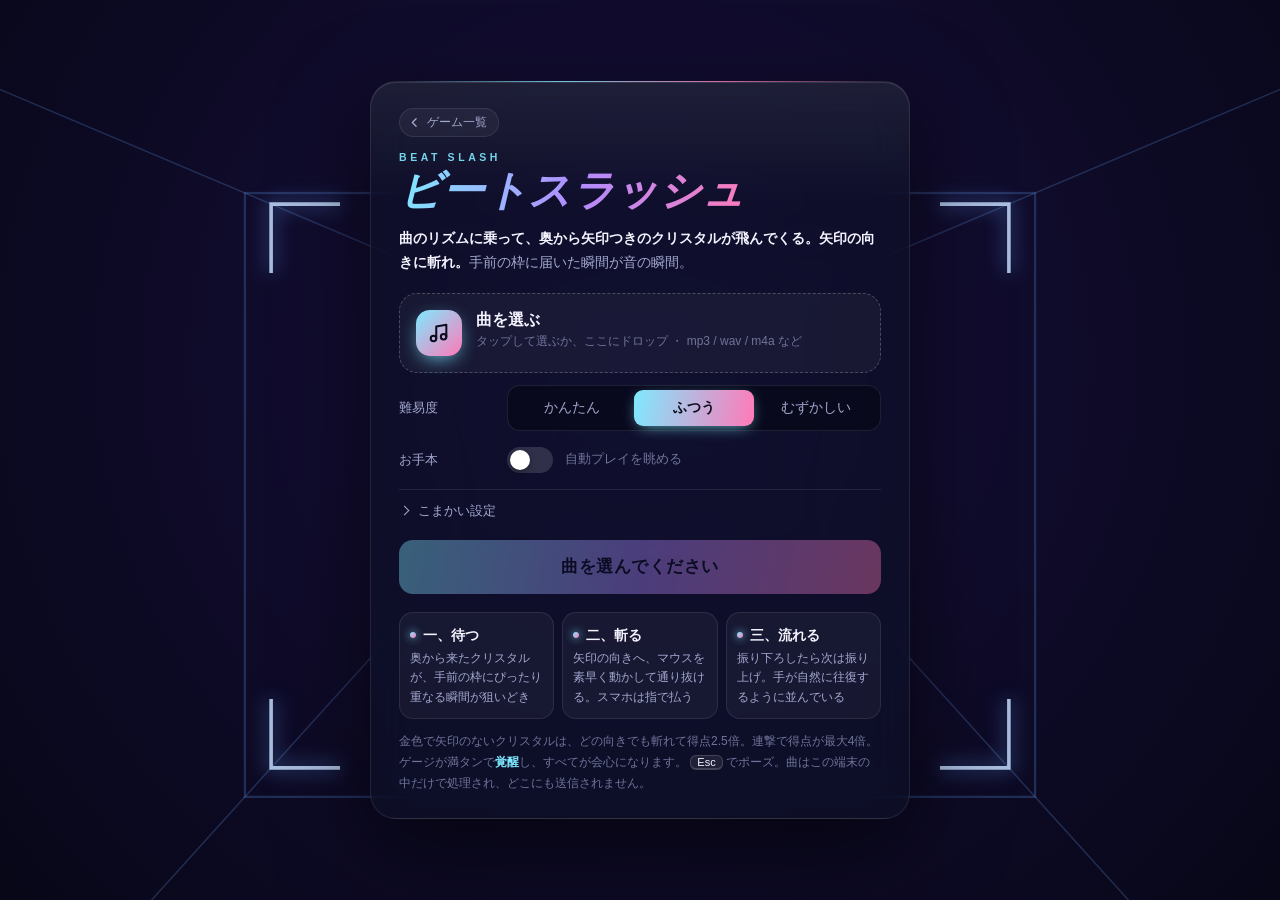
<file: slash.html>
<!DOCTYPE html>
<html lang="ja">
<head>
<meta charset="UTF-8">
<meta name="viewport" content="width=device-width, initial-scale=1, user-scalable=no">
<title>ビートスラッシュ - 音を斬れ</title>
<link rel="stylesheet" href="common.css">
</head>
<body>
<script src="common.js"></script>
<script>
'use strict';
const { TAU, clamp, rand } = RG;
// fb / fh: 的のない拍 / 裏拍を埋める盛り上がりの下限 (大きいほど埋めない)
const DIFF = {
  easy:   { mult: 1.7,  gap: 0.55, size: 1.12, fb: 0.55, fh: 9,   diag: 0,    dot: 0.25 },
  normal: { mult: 1.45, gap: 0.33, size: 1,    fb: 0.25, fh: 9,   diag: 0.25, dot: 0.06 },
  hard:   { mult: 1.25, gap: 0.22, size: 0.94, fb: 0.2,  fh: 0.6, diag: 0.4,  dot: 0.03 },
};
const HUES = [350, 275, 160, 200];      // 音の高さごとのクリスタルの色
const APP = 1.25;                       // 奥に現れてから手前の「斬る面」に届くまでの秒数
const WIN = { crit: 0.09, good: 0.17, early: 0.26, late: 0.2 };
// 斬る向き (画面上の dx, dy)。0 下 1 上 2 左 3 右 4 左下 5 右下 6 左上 7 右上
const DIRS = [[0, 1], [0, -1], [-1, 0], [1, 0], [-0.7071, 0.7071], [0.7071, 0.7071], [-0.7071, -0.7071], [0.7071, -0.7071]];
const OPP = [1, 0, 3, 2, 7, 6, 5, 4], NEAR = [[4, 5], [6, 7], [4, 6], [5, 7], [0, 2], [0, 3], [1, 2], [1, 3]];
const KIND = { crit: { color: '#ffe08a', w: 1 }, good: { color: '#9ff0c8', w: 0.7 }, ok: { color: '#9cc4ff', w: 0.35 } };
const fx = new RG.Fx();
let notes = [], head = 0, J = null, trail = [], halves = [], slashes = [], pops = [];
let zoom = 0, counts = {}, L = { cols: 4, cell: 100, cx: 0, cy: 0, vx: 0, vy: 0 }, per = 0.5, beat0 = 0;

/* ---- 譜面: その曲の拍に合わせた、斬る時刻の並び (拍の聴き取りと穴埋めは共通エンジン) ---- */
function timeline(feat, diff) {
  return RG.onsets(feat, DIFF[diff]).map(n => ({ t: n.t, type: n.type, big: n.big }));
}
/* ---- 斬る向きと位置: 振り下ろしたら次は振り上げる、と手が自然に往復する並びにする ---- */
function build(api) {
  const feat = api.song.feat, D = DIFF[api.diff], rng = RG.rng(feat.seed + api.diff.length * 131);
  const list = timeline(feat, api.diff), cols = L.cols;
  let col = cols >> 1, row = 1, pd = 1, prevT = -10;
  for (const n of list) {
    const gap = n.t - prevT, [px, py] = DIRS[pd];
    if (gap > per * 2.6) {                      // 間があいたら仕切り直し
      col = Math.floor(rng() * cols); row = 1; pd = rng() < 0.7 ? 1 : (rng() < 0.5 ? 2 : 3);
    } else {                                    // 前の一振りが抜けた先あたりに次の的を置く
      col = clamp(col + Math.round(px) + (rng() < 0.3 ? (rng() < 0.5 ? -1 : 1) : 0), 0, cols - 1);
      row = clamp(row + Math.round(py), 0, 2);
    }
    if (n.big || rng() < D.dot) n.dir = -1;      // どの向きでも斬れる的
    else {
      let d = OPP[pd];
      if (rng() < D.diag) d = NEAR[d][rng() < 0.5 ? 0 : 1];
      else if (d > 3) d = NEAR[d][rng() < 0.5 ? 0 : 1];      // 斜めが続きすぎないよう縦横に戻す
      // 端の的は外へ向かって斬らせない (指やマウスが画面の外に出ないように)
      const [dx, dy] = DIRS[d];
      if ((row === 0 && dy < -0.5) || (row === 2 && dy > 0.5) || (col === 0 && dx < -0.5) || (col === cols - 1 && dx > 0.5)) {
        if (Math.abs(dy) > 0.5 && Math.abs(dx) < 0.5) row = 1; else d = OPP[d];
      }
      n.dir = d; pd = d;
    }
    n.col = col; n.row = row; n.done = false; n.spin = rng() * TAU;
    prevT = n.t;
  }
  return list;
}
function layout(api) {
  const { W, H } = api;
  L.cols = W > H * 1.1 ? 4 : 3;
  L.cell = Math.min(W * 0.9 / L.cols, H * 0.58 / 3);
  L.cx = W / 2; L.cy = H * 0.54; L.vx = W / 2; L.vy = H * 0.4;
  const size = DIFF[api.diff].size;
  for (const n of notes) {
    n.px = L.cx + (Math.min(n.col, L.cols - 1) - (L.cols - 1) / 2) * L.cell;
    n.py = L.cy + (n.row - 1) * L.cell;
    n.r = L.cell * (n.big ? 0.43 : 0.36) * size;
  }
}
// 奥行き z (1 = 奥, 0 = 斬る面) での大きさ
const depth = z => z >= 0 ? 1 / (1 + z * 4.2) : 1 - z * 2.4;
function pos(n, tau) {
  const s = depth(-tau / APP);
  return { x: L.vx + (n.px - L.vx) * s, y: L.vy + (n.py - L.vy) * s, s };
}
function distSeg(p, a, b) {
  const dx = b.x - a.x, dy = b.y - a.y, l2 = dx * dx + dy * dy;
  const t = l2 ? clamp(((p.x - a.x) * dx + (p.y - a.y) * dy) / l2, 0, 1) : 0;
  return Math.hypot(p.x - (a.x + dx * t), p.y - (a.y + dy * t));
}

function cut(api, n, ang, tau, p) {
  const S = api.S, a = Math.abs(tau), pn = performance.now();
  const right = n.dir < 0 || Math.cos(ang) * DIRS[n.dir][0] + Math.sin(ang) * DIRS[n.dir][1] >= 0.2;      // 向きはおおらかに (約±78°)
  const kind = !right ? 'ok' : J.feverOn || a <= WIN.crit ? 'crit' : a <= WIN.good ? 'good' : 'ok', K = KIND[kind];
  n.done = true;
  if (right) counts[kind]++; else counts.wrong++;
  J.hit(right ? K.w : 0.2, { mul: n.big ? 2.5 : 1 });
  const hue = n.big ? 45 : HUES[n.type], col = `hsl(${hue} 100% 70%)`, r = n.r * p.s;
  const nx = -Math.sin(ang), ny = Math.cos(ang);
  for (const side of [1, -1]) {
    halves.push({ x: p.x, y: p.y, vx: nx * side * rand(170, 300) * S + Math.cos(ang) * 150 * S, vy: ny * side * rand(170, 300) * S + Math.sin(ang) * 150 * S,
      rot: n.spin, spin: side * rand(2, 6), ang, side, r, hue, dir: n.dir, age: 0, dull: !right });
  }
  slashes.push({ x: p.x, y: p.y, ang, len: r * (kind === 'crit' ? 5.5 : 3.4), t0: pn, crit: kind === 'crit' });
  pops.push({ x: p.x, y: p.y, r, color: right ? K.color : '#8a8fb0', t0: pn, crit: kind === 'crit' });
  if (right) {
    fx.burst(p.x, p.y, kind === 'crit' ? 30 : 14, { colors: [col, '#fff'], v0: 120, v1: kind === 'crit' ? 640 : 380, g: 520 * S, s: kind === 'crit' ? 3 : 2 });
    RG.sfx.noise(kind === 'crit' ? 5200 : 3400, 0.11, 0.3, 'bandpass', 0.35);      // 刃が抜ける音
    RG.sfx.tone(kind === 'crit' ? 1760 : 1320, 0.09, 0.08, 'sine', kind === 'crit' ? 2640 : 1760);
    RG.sfx.chime(J.combo, kind === 'crit');
    if (api.pointer.touch && navigator.vibrate) { try { navigator.vibrate(kind === 'crit' ? 12 : 6); } catch (e) {} }
  } else {
    RG.sfx.noise(500, 0.12, 0.25, 'lowpass', 0.4);                                  // 向き違い: 鈍い音
  }
  if (kind === 'crit') { zoom = Math.max(zoom, 0.7); fx.shake = Math.max(fx.shake, 3); }
  if (n.big && right) {
    fx.flash = 0.35; fx.shake = 13; RG.sfx.cheer(0.4); RG.sfx.noise(300, 0.5, 0.5);
    fx.burst(p.x, p.y, 46, { colors: ['#ffe08a', '#fff', '#ffb070'], v0: 200, v1: 900, g: 300 * S, s: 3, l1: 1.1 });
  }
}

// 刃の軌跡 a→b が、斬る面に届いた的に触れたら斬る
function sweep(api, a, b) {
  const t = api.time(), ang = Math.atan2(b.y - a.y, b.x - a.x);
  for (let i = head; i < notes.length; i++) {
    const n = notes[i], tau = t - n.t;
    if (tau < -WIN.early) break;
    if (n.done || tau > WIN.late) continue;
    const p = pos(n, tau);
    if (distSeg(p, a, b) <= n.r * p.s * 1.25) cut(api, n, ang, tau, p);
  }
}

/* ---- クリスタル: 矢印の向きに斬る。矢印のない金色は好きな向きで ---- */
function drawCrystal(c, r, hue, glow, dir, alpha = 1) {
  const pts = [[0, -r], [r * 0.86, -r * 0.5], [r * 0.86, r * 0.5], [0, r], [-r * 0.86, r * 0.5], [-r * 0.86, -r * 0.5]];
  c.save();
  if (dir >= 0) c.rotate(Math.atan2(DIRS[dir][1], DIRS[dir][0]) + Math.PI / 2);      // 手元の「上」を斬る向きに合わせる
  c.globalAlpha *= alpha;
  c.beginPath(); pts.forEach((p, i) => i ? c.lineTo(p[0], p[1]) : c.moveTo(p[0], p[1])); c.closePath();
  const g = c.createLinearGradient(0, r, 0, -r);
  g.addColorStop(0, `hsl(${hue + 30} 90% 26%)`); g.addColorStop(0.55, `hsl(${hue} 95% 52%)`); g.addColorStop(1, `hsl(${hue} 100% 80%)`);
  c.shadowColor = `hsl(${hue} 100% 65%)`; c.shadowBlur = glow; c.fillStyle = g; c.fill(); c.shadowBlur = 0;
  c.strokeStyle = `hsla(${hue},100%,92%,.95)`; c.lineWidth = Math.max(1.2, r * 0.05); c.stroke();
  c.lineCap = 'round'; c.lineJoin = 'round';
  if (dir >= 0) {                               // 矢印 (山形を二つ重ねる)
    c.strokeStyle = '#fff'; c.shadowColor = '#fff'; c.shadowBlur = glow * 0.6;
    c.lineWidth = r * 0.17;
    c.beginPath(); c.moveTo(-r * 0.42, -r * 0.02); c.lineTo(0, -r * 0.46); c.lineTo(r * 0.42, -r * 0.02); c.stroke();
    c.globalAlpha *= 0.6; c.lineWidth = r * 0.13;
    c.beginPath(); c.moveTo(-r * 0.34, r * 0.4); c.lineTo(0, r * 0.04); c.lineTo(r * 0.34, r * 0.4); c.stroke();
    c.shadowBlur = 0;
  } else {                                      // どの向きでも: 二重の輪
    c.strokeStyle = '#fff'; c.lineWidth = r * 0.11;
    c.beginPath(); c.arc(0, 0, r * 0.34, 0, TAU); c.stroke();
    c.fillStyle = '#fff'; c.beginPath(); c.arc(0, 0, r * 0.12, 0, TAU); c.fill();
  }
  c.restore();
}

RG.shell({
  id: 'slash', title: 'ビートスラッシュ', sub: 'BEAT SLASH', colors: ['#7fe9ff', '#b08cff', '#ff7ab8'], hideCursor: true,
  lead: '<b>曲のリズムに乗って、奥から矢印つきのクリスタルが飛んでくる。矢印の向きに斬れ。</b>手前の枠に届いた瞬間が音の瞬間。',
  how: [['一、待つ', '奥から来たクリスタルが、手前の枠にぴったり重なる瞬間が狙いどき'],
        ['二、斬る', '矢印の向きへ、マウスを素早く動かして通り抜ける。スマホは指で払う'],
        ['三、流れる', '振り下ろしたら次は振り上げ。手が自然に往復するように並んでいる']],
  hint: '金色で矢印のないクリスタルは、どの向きでも斬れて得点2.5倍。連撃で得点が最大4倍。ゲージが満タンで<b style="color:var(--a1)">覚醒</b>し、すべてが会心になります。',
  count: (feat, d) => timeline(feat, d).length, countLabel: n => `クリスタル ${n} 個`,

  start(api) {
    const B = RG.beats(api.song.feat);
    per = B.period; beat0 = B.beats[0] || 0;
    notes = []; layout(api);
    notes = build(api); layout(api);
    head = 0; trail = []; halves = []; slashes = []; pops = []; zoom = 0;
    counts = { crit: 0, good: 0, ok: 0, wrong: 0, miss: 0 }; fx.clear();
    J = new RG.Juice(api, { combo: '連 撃', fever: '覚醒', feverDesc: '得点2倍・すべて会心', lead: api.auto ? 'お手本プレイ' : '矢印の向きに斬れ',
      sub: () => `${J.pct().toFixed(1)}%`,
      onFever() { fx.flash = 0.5; fx.shake = 10; } });
  },
  resize(api) { if (api.state !== 'title') layout(api); },
  quit() { notes = []; J = null; fx.clear(); },
  end(api) {
    api.finish({ score: J.score, pct: J.pct(), names: ['剣聖', '達人', '剣士', '見習い', '修行中'], title: counts.miss + counts.wrong === 0 ? '全斬り' : '',
      stats: [['会心', counts.crit, '#ffe08a'], ['良し', counts.good, '#9ff0c8'], ['斬', counts.ok, '#9cc4ff'], ['向き違い', counts.wrong, '#c9a0a0'],
        ['逃した', counts.miss, '#b0b4cc'], ['最大連撃', J.maxCombo], ['覚醒', J.fevers + ' 回'], ['クリスタル', notes.length]] });
  },

  pointer(api, type) {
    if (api.state !== 'play' || api.auto) return;
    if (type === 'up') { trail.push({ x: -1, y: -1, t: -1e9, gap: true }); return; }
    const P = api.pointer, now = performance.now(), prev = trail[trail.length - 1], cur = { x: P.x, y: P.y, t: now };
    trail.push(cur);
    if (type === 'down' || !prev || prev.gap || now - prev.t > 80) return;
    const d = Math.hypot(cur.x - prev.x, cur.y - prev.y), speed = d / Math.max(1, now - prev.t) * 1000;
    if (d > 1 && (P.down || speed > 420 * api.S)) sweep(api, prev, cur);       // 素早く動かしている間だけ「刃」になる
  },

  frame(api, dt) {
    const { c, W, H, S } = api, pn = performance.now(), playing = api.state === 'play' || api.state === 'pause' || api.state === 'ending';
    const t = playing ? api.time() : pn / 1000, fever = J && J.feverOn && playing;
    if (!playing) { L.cols = W > H * 1.1 ? 4 : 3; L.cell = Math.min(W * 0.9 / L.cols, H * 0.58 / 3); L.cx = W / 2; L.cy = H * 0.54; L.vx = W / 2; L.vy = H * 0.4; }

    // 背景: 奥へ続く光の回廊
    const bg = c.createRadialGradient(L.vx, L.vy, 0, L.vx, L.vy, Math.max(W, H) * 0.8);
    if (fever) { const h = (pn * 0.05) % 360; bg.addColorStop(0, `hsl(${h} 70% 24%)`); bg.addColorStop(1, `hsl(${(h + 60) % 360} 80% 5%)`); }
    else { bg.addColorStop(0, `hsl(250 60% ${15 + RG.audio.bass * 10}%)`); bg.addColorStop(1, '#04050f'); }
    c.fillStyle = bg; c.fillRect(0, 0, W, H);
    const fw = L.cols * L.cell / 2 + L.cell * 0.12, fh = 1.5 * L.cell + L.cell * 0.12;
    const hueB = fever ? (pn * 0.2) % 360 : 215;
    c.lineWidth = 1.5;                                   // 四隅から奥へ伸びる線
    c.strokeStyle = `hsla(${hueB},100%,72%,.22)`;
    c.beginPath();
    for (const [sx, sy] of [[-1, -1], [1, -1], [1, 1], [-1, 1]]) {
      const x = L.cx + sx * fw, y = L.cy + sy * fh;
      c.moveTo(L.vx + (x - L.vx) * 0.04, L.vy + (y - L.vy) * 0.04); c.lineTo(L.vx + (x - L.vx) * 2.6, L.vy + (y - L.vy) * 2.6);
    }
    c.stroke();
    const ph = (((t - beat0) / per) % 1 + 1) % 1;         // 拍ごとに枠が奥から流れてくる (的と同じ速さ)
    for (let k = 0; k < Math.ceil(APP / per) + 2; k++) {
      const z = (k - ph) * per / APP;
      if (z > 1.3 || z < -0.3) continue;
      const s = depth(z), a = clamp(1.25 - z, 0, 1) * (z < 0 ? clamp(1 + z * 4, 0, 1) : 1);
      c.strokeStyle = `hsla(${hueB},100%,70%,${0.26 * a})`; c.lineWidth = 1 + s * 1.2;
      c.strokeRect(L.vx + (L.cx - fw - L.vx) * s, L.vy + (L.cy - fh - L.vy) * s, fw * 2 * s, fh * 2 * s);
    }
    // 斬る面の枠 (ここに届いた瞬間に斬る)
    const pulse = Math.pow(1 - ph, 3);
    c.strokeStyle = `hsla(${hueB},100%,${78 + pulse * 14}%,${0.55 + pulse * 0.35})`; c.lineWidth = 2 + pulse * 2;
    c.shadowColor = `hsl(${hueB} 100% 70%)`; c.shadowBlur = 8 + pulse * 14;
    const cr = L.cell * 0.18;
    c.beginPath();
    for (const [sx, sy] of [[-1, -1], [1, -1], [1, 1], [-1, 1]]) {      // 四隅のかぎ括弧
      const x = L.cx + sx * fw, y = L.cy + sy * fh;
      c.moveTo(x - sx * cr * 2.2, y); c.lineTo(x, y); c.lineTo(x, y - sy * cr * 2.2);
    }
    c.stroke(); c.shadowBlur = 0;
    if (!playing || !J) { fx.step(dt); return; }

    if (api.state === 'play') {
      J.update();
      for (let i = head; i < notes.length; i++) {
        const n = notes[i], tau = t - n.t;
        if (tau < -APP) break;
        if (n.done) continue;
        if (api.auto && tau >= 0) {                      // お手本: 届いた瞬間に矢印の向きへ斬る
          const p = pos(n, 0), a = n.dir < 0 ? rand(0, TAU) : Math.atan2(DIRS[n.dir][1], DIRS[n.dir][0]), R = n.r * 2.4;
          trail.push({ x: -1, y: -1, t: -1e9, gap: true }, { x: p.x - Math.cos(a) * R, y: p.y - Math.sin(a) * R, t: pn - 30 }, { x: p.x + Math.cos(a) * R, y: p.y + Math.sin(a) * R, t: pn });
          cut(api, n, a, 0, p); continue;
        }
        if (tau > WIN.late) { n.done = true; counts.miss++; J.miss(); RG.sfx.noise(260, 0.12, 0.14, 'lowpass', 0.5); }
      }
      while (head < notes.length && notes[head].done) head++;
    }
    fx.step(dt);
    zoom *= Math.pow(0.8, dt * 60);

    c.save();
    const sc = 1 + zoom * 0.02;
    c.translate(W / 2 + (Math.random() - 0.5) * fx.shake, H / 2 + (Math.random() - 0.5) * fx.shake); c.scale(sc, sc); c.translate(-W / 2, -H / 2);

    // クリスタル (奥のものから描く)
    let last = head;
    while (last < notes.length && notes[last].t - t <= APP) last++;
    for (let i = last - 1; i >= head; i--) {
      const n = notes[i], tau = t - n.t;
      if (n.done) continue;
      const p = pos(n, tau), z = -tau / APP, hue = n.big ? 45 : HUES[n.type], near = Math.max(0, 1 - Math.abs(tau) / 0.1);
      const a = clamp((1.02 - z) * 5, 0, 1) * (tau > 0 ? clamp(1 - tau / WIN.late * 0.7, 0, 1) : 1);
      const r = n.r * p.s;
      if (tau < 0 && z < 0.5) {                          // 届く直前: 枠の中の「ここ」に輪が締まる
        const k = z / 0.5, q = pos(n, 0);
        c.strokeStyle = `hsla(${hue},100%,85%,${0.75 * (1 - k)})`; c.lineWidth = 2.2;
        c.beginPath(); c.arc(q.x, q.y, n.r * (1.12 + 0.9 * k), 0, TAU); c.stroke();
      }
      c.save(); c.translate(p.x, p.y); c.globalAlpha = a;
      if (n.dir < 0) c.rotate(n.spin + t * 1.2);
      const s = 1 + near * 0.12; c.scale(s, s);
      drawCrystal(c, r, hue, (10 + near * 26 + (n.big ? 12 : 0)) * Math.min(1, p.s * 1.4), n.dir);
      if (near > 0) { c.globalAlpha = near * 0.45; c.fillStyle = '#fff'; c.beginPath(); c.arc(0, 0, r * 0.95, 0, TAU); c.fill(); }
      c.restore();
    }
    // 斬られた半分
    for (let i = halves.length - 1; i >= 0; i--) {
      const h = halves[i]; h.age += dt;
      if (h.age > 0.42) { halves.splice(i, 1); continue; }
      h.vy += 900 * S * dt; h.x += h.vx * dt; h.y += h.vy * dt; h.rot += h.spin * dt;
      c.save(); c.globalAlpha = Math.pow(1 - h.age / 0.42, 1.5) * (h.dull ? 0.5 : 0.9); c.translate(h.x, h.y); c.rotate(h.ang);
      c.beginPath(); c.rect(-h.r * 3, h.side > 0 ? 0 : -h.r * 3, h.r * 6, h.r * 3); c.clip();
      c.rotate(-h.ang); c.scale(1 + h.age * 0.8, 1 + h.age * 0.8);
      drawCrystal(c, h.r, h.dull ? 230 : h.hue, 0, h.dir);
      c.restore();
    }
    // 命中の輪 (色で出来ばえが分かる: 金 = 会心, 緑 = 良し, 青 = 斬, 灰 = 向き違い)
    for (let i = pops.length - 1; i >= 0; i--) {
      const o = pops[i], p = (pn - o.t0) / 380;
      if (p >= 1) { pops.splice(i, 1); continue; }
      const e = 1 - (1 - p) * (1 - p);
      c.globalAlpha = 1 - p; c.strokeStyle = o.color; c.lineWidth = 5 * (1 - p) + 0.5;
      c.beginPath(); c.arc(o.x, o.y, o.r * (1 + e * 1.6), 0, TAU); c.stroke();
    }
    c.globalAlpha = 1;
    // 斬撃の閃光
    c.save(); c.globalCompositeOperation = 'lighter'; c.lineCap = 'round';
    for (let i = slashes.length - 1; i >= 0; i--) {
      const s = slashes[i], p = (pn - s.t0) / (s.crit ? 260 : 180);
      if (p >= 1) { slashes.splice(i, 1); continue; }
      const len = s.len * (0.6 + p * 0.6), dx = Math.cos(s.ang) * len, dy = Math.sin(s.ang) * len;
      c.globalAlpha = 1 - p; c.strokeStyle = s.crit ? '#fff6d0' : '#cfe8ff'; c.lineWidth = (s.crit ? 9 : 5) * (1 - p) + 1;
      c.beginPath(); c.moveTo(s.x - dx, s.y - dy); c.lineTo(s.x + dx, s.y + dy); c.stroke();
    }
    // 刃の軌跡
    while (trail.length && pn - trail[0].t > 170) trail.shift();
    for (let i = 1; i < trail.length; i++) {
      const a = trail[i - 1], b = trail[i], k = 1 - (pn - b.t) / 170;
      if (a.gap || b.gap || b.t - a.t > 80) continue;
      c.globalAlpha = k * 0.7; c.strokeStyle = fever ? `hsl(${(pn * 0.6 + i * 25) % 360} 100% 65%)` : '#6fe3ff'; c.lineWidth = (fever ? 22 : 14) * k;
      c.beginPath(); c.moveTo(a.x, a.y); c.lineTo(b.x, b.y); c.stroke();
      c.globalAlpha = k; c.strokeStyle = '#fff'; c.lineWidth = 5 * k;
      c.beginPath(); c.moveTo(a.x, a.y); c.lineTo(b.x, b.y); c.stroke();
    }
    c.restore();
    fx.draw(c);
    if (!api.pointer.touch && !api.auto && api.state === 'play') {          // カーソル
      const P = api.pointer;
      c.fillStyle = '#fff'; c.shadowColor = '#6fe3ff'; c.shadowBlur = 12;
      c.beginPath(); c.moveTo(P.x, P.y - 7); c.lineTo(P.x + 5, P.y); c.lineTo(P.x, P.y + 7); c.lineTo(P.x - 5, P.y); c.closePath(); c.fill(); c.shadowBlur = 0;
    }
    c.restore();
    fx.drawFlash(c, W, H);
    J.draw(c);
  },
});
</script>
</body>
</html>
</file>
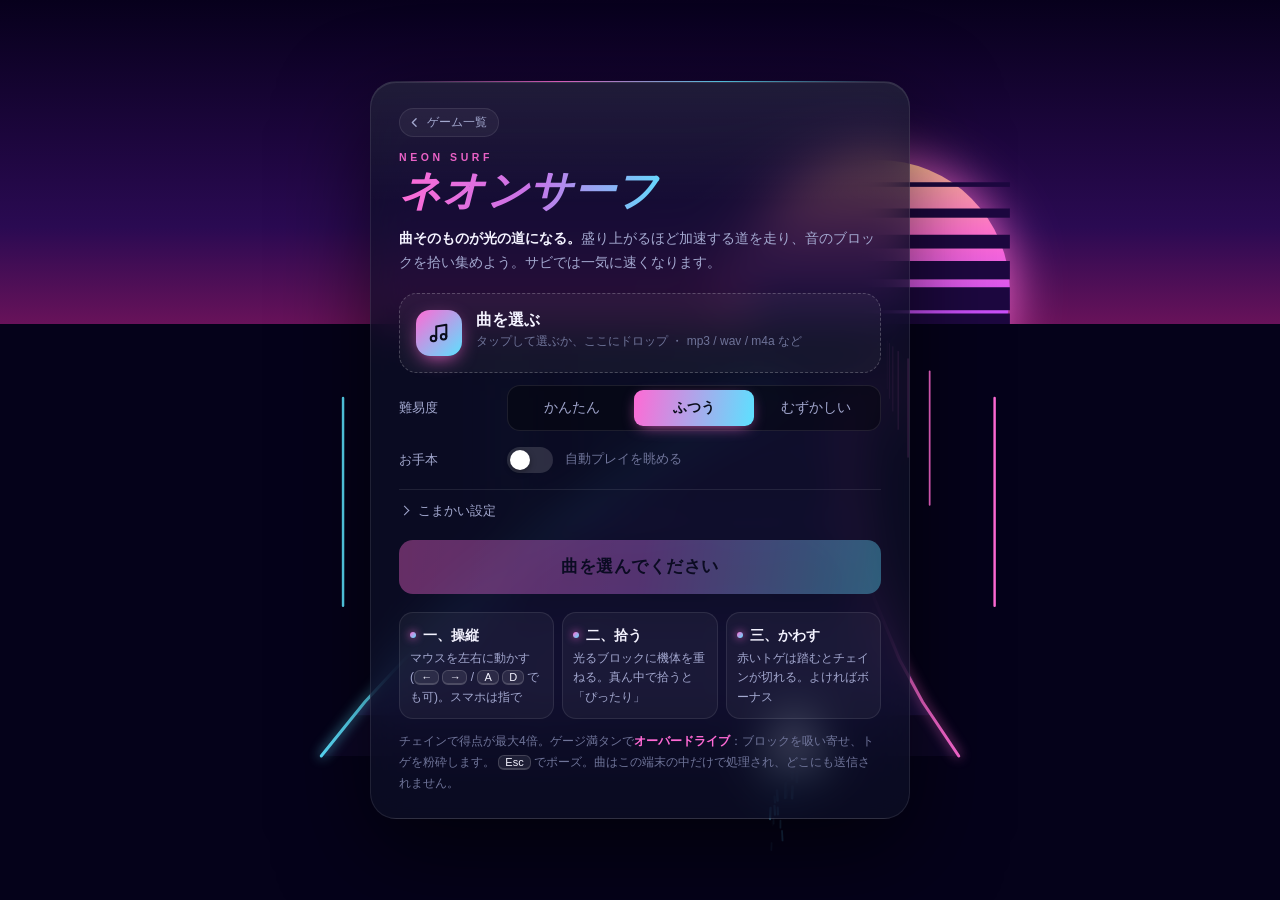
<file: surf.html>
<!DOCTYPE html>
<html lang="ja">
<head>
<meta charset="UTF-8">
<meta name="viewport" content="width=device-width, initial-scale=1, user-scalable=no">
<title>ネオンサーフ - 曲の上を走れ</title>
<link rel="stylesheet" href="common.css">
</head>
<body>
<script src="common.js"></script>
<script>
'use strict';
const { TAU, clamp, rand } = RG;
const DIFF = {
  easy:   { mult: 1.7,  gap: 0.50, spike: 0,    reach: 0.64 },
  normal: { mult: 1.45, gap: 0.30, spike: 0.45, reach: 0.56 },
  hard:   { mult: 1.25, gap: 0.19, spike: 0.75, reach: 0.5 },
};
const HUES = [335, 45, 160, 195];
const F = 7, ZMAX = 46, ZS = [0, 1, 2, 4, 6, 9, 13, 18, 24, 31, 39, 46];
const fx = new RG.Fx();
let objs = [], head = 0, J = null, cum = null, feat = null, px = 0, target = 0, counts = {}, blocks = 0, lastPx = 0, tiltNow = 0;

/* 曲の盛り上がりに合わせて速くなる道。cum = 曲の各時点までに進んだ距離 */
function buildRoad(f) {
  feat = f; cum = new Float32Array(f.frames + 1);
  for (let i = 0; i < f.frames; i++) cum[i + 1] = cum[i] + (7 + 14 * f.env[i]) * f.dt;
}
function distAt(t) {
  if (!cum) return t * 9;
  const x = t / feat.dt;
  if (x <= 0) return t * 7;
  if (x >= feat.frames) return cum[feat.frames] + (t - feat.duration) * 9;
  const i = Math.floor(x); return cum[i] + (cum[i + 1] - cum[i]) * (x - i);
}

function buildChart(api) {
  const D = DIFF[api.diff], rng = RG.rng(api.song.feat.seed + api.diff.length), notes = RG.onsets(api.song.feat, D);
  objs = []; let lane = 0, prev = null;
  for (const n of notes) {
    if (prev) {
      if (n.gap < 0.28) { const c = [lane, lane - 1, lane + 1].filter(l => l >= -1 && l <= 1); lane = rng() < 0.45 ? lane : c[1 + Math.floor(rng() * (c.length - 1))]; }
      else if (rng() < 0.72) { const c = [-1, 0, 1].filter(l => l !== lane); lane = c[Math.floor(rng() * 2)]; }
      // 間が空いたところにトゲ: 直前にいたレーンに置いて、よけさせる
      if (n.gap >= 0.9 && rng() < D.spike) objs.push({ t: (prev.t + n.t) / 2, lane: prev.lane, spike: true, done: false });
    }
    n.lane = lane; objs.push(n); prev = n;
  }
  objs.sort((a, b) => a.t - b.t);
  blocks = notes.length;
}

RG.shell({
  id: 'surf', title: 'ネオンサーフ', sub: 'NEON SURF', colors: ['#ff6ad5', '#c774e8', '#5ce1ff'],
  lead: '<b>曲そのものが光の道になる。</b>盛り上がるほど加速する道を走り、音のブロックを拾い集めよう。サビでは一気に速くなります。',
  how: [['一、操縦', 'マウスを左右に動かす(<kbd>←</kbd> <kbd>→</kbd> / <kbd>A</kbd> <kbd>D</kbd> でも可)。スマホは指で'],
        ['二、拾う', '光るブロックに機体を重ねる。真ん中で拾うと「ぴったり」'],
        ['三、かわす', '赤いトゲは踏むとチェインが切れる。よければボーナス']],
  hint: 'チェインで得点が最大4倍。ゲージ満タンで<b style="color:var(--a1)">オーバードライブ</b>：ブロックを吸い寄せ、トゲを粉砕します。',
  count: (f, d) => RG.onsets(f, DIFF[d]).length, countLabel: n => `ブロック ${n} 個`,

  start(api) {
    buildRoad(api.song.feat); buildChart(api);
    head = 0; px = 0; target = 0; counts = { just: 0, ok: 0, miss: 0, crash: 0, dodge: 0 }; fx.clear();
    J = new RG.Juice(api, { combo: 'CHAIN', fever: 'オーバードライブ', feverDesc: '得点2倍・吸い寄せ・トゲ粉砕', lead: api.auto ? 'お手本プレイ' : '左右に動いてブロックを拾え',
      sub: () => `回収 ${counts.just + counts.ok} / ${blocks}${api.auto ? ' ・ お手本' : ''}`,
      onFever() { fx.flash = 0.5; fx.shake = 10; } });
  },
  quit() { objs = []; J = null; cum = null; fx.clear(); },
  end(api) {
    api.finish({ score: J.score, pct: J.pct() - counts.crash * 2, names: ['音速', 'エース', 'ライダー', 'ルーキー', '練習中'],
      title: counts.miss === 0 && counts.crash === 0 ? '全回収' : '',
      stats: [['ぴったり', counts.just, '#ffe08a'], ['OK', counts.ok, '#9ff0c8'], ['ミス', counts.miss, '#b0b4cc'], ['クラッシュ', counts.crash, '#ff8f8f'],
        ['最大チェイン', J.maxCombo], ['トゲ回避', counts.dodge], ['オーバードライブ', J.fevers + ' 回'], ['ブロック', blocks]] });
  },
  pointer(api, type) {
    if (api.state !== 'play' || api.auto || type === 'up') return;
    const LW = Math.min(api.W * 0.2, 170 * api.S);
    target = clamp((api.pointer.x - api.W / 2) / LW, -1.25, 1.25);
  },
  key(api, code, down) {
    if (!down || api.auto) return;
    if (code === 'ArrowLeft' || code === 'KeyA') target = Math.max(-1, Math.round(target) - 1);
    if (code === 'ArrowRight' || code === 'KeyD') target = Math.min(1, Math.round(target) + 1);
  },

  frame(api, dt) {
    const { c, W, H, S } = api, pn = performance.now(), playing = !!J && api.state !== 'title';
    const t = playing ? api.time() : pn / 1000, d0 = distAt(playing ? t : t * 0.9), fever = playing && J.feverOn;
    const cx = W / 2, hy = H * 0.36, py = H * 0.84, LW = Math.min(W * 0.2, 170 * S);
    const curve = Math.sin(t * 0.21) * 0.7 + Math.sin(t * 0.09 + 2) * 0.5;
    const speed = playing && feat ? RG.intensity(feat, Math.max(0, t)) : 0.3;
    const X = (lp, p) => cx + lp * LW * p + curve * (1 - p) * (1 - p) * W * 0.32, Y = p => hy + (py - hy) * p, P = z => F / (F + z);

    /* ---- 進行 ---- */
    if (api.state === 'play') {
      J.update();
      if (api.auto) {                                   // お手本: 次のブロックへ向かい、トゲはよける
        let nb = null, sp = null;
        for (let i = head; i < objs.length && (!nb || !sp); i++) { const o = objs[i]; if (o.done) continue; if (o.spike) { if (!sp && !nb) sp = o; } else if (!nb) nb = o; }
        target = nb ? nb.lane : 0;
        if (sp && sp.t - t < 0.45 && Math.abs(target - sp.lane) < 0.5) target = sp.lane >= 0 ? sp.lane - 1 : sp.lane + 1;
      }
      px += (target - px) * (1 - Math.exp(-dt * 22));
      while (head < objs.length && objs[head].t <= t) {
        const o = objs[head++], ox = cx + o.lane * LW;
        if (api.auto && !o.spike) px = target = o.lane;          // お手本は処理落ちしても取りこぼさない
        const dx = Math.abs(px - o.lane);
        o.done = true;
        if (o.spike) {
          if (fever) { J.add(300); fx.burst(ox, py - 20, 26, { colors: ['#ff5d6c', '#ffe08a'], v1: 520, g: 300 }); fx.text(ox, py - 70, '粉砕!', '#ffe08a', 18); RG.sfx.noise(900, 0.2, 0.3); }
          else if (dx < 0.45) {
            counts.crash++; J.miss(false); fx.shake = 15; fx.flash = 0.35; fx.flashColor = '255,60,80';
            fx.burst(ox, py - 20, 30, { colors: ['#ff5d6c', '#fff'], v1: 600, g: 400 }); fx.text(ox, py - 80, 'クラッシュ!', '#ff8f8f', 22); RG.sfx.noise(260, 0.4, 0.6);
          } else { counts.dodge++; const g = J.add(200); fx.text(cx + px * LW, py - 70, 'かわした +' + g, '#9cc4ff', 14); RG.sfx.tone(880, 0.12, 0.08, 'sine', 1320); }
          continue;
        }
        const hue = o.big ? 45 : HUES[o.type];
        if (dx < (fever ? 1.8 : DIFF[api.diff].reach)) {
          const just = fever || dx < 0.24, gain = J.hit(just ? 1 : 0.7, { mul: o.big ? 2.5 : 1 });
          counts[just ? 'just' : 'ok']++;
          fx.burst(ox, py - 24, just ? 24 : 12, { colors: [`hsl(${hue} 100% 70%)`, '#fff'], ang: -Math.PI / 2, spread: 2.4, v0: 160, v1: just ? 620 : 380, g: 500 * S, s: just ? 3 : 2 });
          fx.text(cx + px * LW, py - 78, just ? 'ぴったり!' : 'OK', just ? '#ffe08a' : '#9ff0c8', just ? 20 : 16);
          fx.text(cx + px * LW, py - 100, '+' + gain.toLocaleString(), '#fff', gain >= 4000 ? 19 : 13);
          RG.sfx.chime(J.combo, just);
          if (o.big) { fx.flash = 0.3; fx.flashColor = '255,255,255'; fx.shake = 10; RG.sfx.noise(320, 0.5, 0.45); RG.sfx.cheer(0.4); }
          else fx.flashColor = '255,255,255';
        } else { counts.miss++; J.miss(); fx.text(ox, py - 60, 'ミス', '#9da1bb', 15); }
      }
    } else if (!playing) px = Math.sin(pn / 900) * 0.8;
    fx.step(dt);

    /* ---- 空と太陽 ---- */
    const sky = c.createLinearGradient(0, 0, 0, hy);
    if (fever) { const h = (pn * 0.06) % 360; sky.addColorStop(0, `hsl(${h} 80% 8%)`); sky.addColorStop(1, `hsl(${(h + 50) % 360} 85% 34%)`); }
    else { sky.addColorStop(0, '#07001c'); sky.addColorStop(0.7, '#2a0a52'); sky.addColorStop(1, `hsl(310 70% ${24 + RG.audio.bass * 16}%)`); }
    c.fillStyle = sky; c.fillRect(0, 0, W, hy + 1);
    const sx = cx + curve * W * 0.32, sr = (105 + RG.audio.bass * 26) * S;
    c.save(); c.beginPath(); c.rect(0, 0, W, hy); c.clip();
    const sg = c.createLinearGradient(0, hy - sr * 1.6, 0, hy);
    sg.addColorStop(0, '#ffe66d'); sg.addColorStop(0.6, '#ff6ad5'); sg.addColorStop(1, '#c14bff');
    c.fillStyle = sg; c.shadowColor = '#ff6ad5'; c.shadowBlur = 50; c.beginPath(); c.arc(sx, hy - sr * 0.25, sr, 0, TAU); c.fill(); c.shadowBlur = 0;
    c.fillStyle = '#1d0840';
    for (let i = 0; i < 6; i++) c.fillRect(sx - sr, hy - sr * 0.08 - i * sr * 0.2, sr * 2, sr * 0.035 * (6 - i));
    c.restore();
    c.fillStyle = '#05021a'; c.fillRect(0, hy, W, H - hy);

    c.save();
    c.translate((Math.random() - 0.5) * fx.shake, (Math.random() - 0.5) * fx.shake);

    /* ---- 道 ---- */
    const k0 = Math.floor(d0 / 3);
    for (let k = k0 + 16; k >= k0; k--) {
      const z1 = Math.min(ZMAX, k * 3 + 3 - d0), z2 = Math.max(0, k * 3 - d0);
      if (z1 <= z2) continue;
      const p1 = P(z1), p2 = P(z2);
      c.fillStyle = fever ? `hsla(${(k * 24) % 360},100%,60%,${k % 2 ? 0.2 : 0.1})` : k % 2 ? 'rgba(140,90,255,.16)' : 'rgba(140,90,255,.06)';
      c.beginPath(); c.moveTo(X(-1.5, p1), Y(p1)); c.lineTo(X(1.5, p1), Y(p1)); c.lineTo(X(1.5, p2), Y(p2)); c.lineTo(X(-1.5, p2), Y(p2)); c.closePath(); c.fill();
    }
    c.lineCap = 'round';
    for (const [lp, col, w] of [[-1.5, '#5ce1ff', 3], [1.5, '#ff6ad5', 3], [-0.5, 'rgba(255,255,255,.22)', 1.5], [0.5, 'rgba(255,255,255,.22)', 1.5]]) {
      c.strokeStyle = col; c.lineWidth = w; if (w > 2) { c.shadowColor = col; c.shadowBlur = 12; }
      c.beginPath(); ZS.forEach((z, i) => { const p = P(z); i ? c.lineTo(X(lp, p), Y(p)) : c.moveTo(X(lp, p), Y(p)); }); c.stroke(); c.shadowBlur = 0;
    }
    // 道の脇を流れていく柱 (速さを感じさせる)
    const m0 = Math.floor(d0 / 6);
    for (let m = m0 + 8; m > m0; m--) {
      const z = m * 6 - d0; if (z > ZMAX) continue;
      const p = P(z), a = clamp((ZMAX - z) / 12, 0, 1);
      for (const side of [-1, 1]) {
        const x = X(side * 2.35, p), y = Y(p);
        c.strokeStyle = side < 0 ? `rgba(92,225,255,${a})` : `rgba(255,106,213,${a})`; c.lineWidth = 3 * p + 0.5;
        c.beginPath(); c.moveTo(x, y); c.lineTo(x, y - LW * 1.5 * p); c.stroke();
      }
    }
    // スピード線
    const sl = speed > 0.45 || fever ? Math.round(speed * 12 + (fever ? 14 : 0)) : 0;
    c.strokeStyle = `rgba(255,255,255,${0.05 + speed * 0.07})`; c.lineWidth = 1.5;
    for (let i = 0; i < sl; i++) {                       // 消失点から外へ流れる線 (道の外側だけ)
      const side = Math.random() < 0.5 ? -1 : 1, a = side < 0 ? rand(Math.PI * 0.62, Math.PI * 0.97) : rand(Math.PI * 0.03, Math.PI * 0.38);
      const r1 = rand(0.3, 0.8) * Math.max(W, H), r2 = r1 + rand(50, 150);
      c.beginPath(); c.moveTo(cx + Math.cos(a) * r1, hy + Math.sin(a) * r1); c.lineTo(cx + Math.cos(a) * r2, hy + Math.sin(a) * r2); c.stroke();
    }

    /* ---- ブロックとトゲ (遠い順) ---- */
    let last = head;
    while (last < objs.length && distAt(objs[last].t) - d0 <= ZMAX) last++;
    for (let i = last - 1; i >= head; i--) {
      const o = objs[i]; if (o.done) continue;
      const z = distAt(o.t) - d0, p = P(z), x = X(o.lane, p), y = Y(p), sz = LW * 0.6 * p, a = clamp((ZMAX - z) / 10, 0, 1);
      c.globalAlpha = a;
      if (o.spike) {
        c.fillStyle = '#ff3b55'; c.shadowColor = '#ff3b55'; c.shadowBlur = p > 0.3 ? 16 : 0;
        c.beginPath();
        for (let s = -1; s <= 1; s++) { c.moveTo(x + s * sz * 0.36 - sz * 0.2, y); c.lineTo(x + s * sz * 0.36, y - sz * (s ? 0.75 : 1.05)); c.lineTo(x + s * sz * 0.36 + sz * 0.2, y); }
        c.fill(); c.shadowBlur = 0;
      } else {
        const hue = o.big ? 45 : HUES[o.type], h = sz * (o.big ? 1.25 : 0.9), w = sz * (o.big ? 1.25 : 1);
        const g = c.createLinearGradient(0, y - h, 0, y);
        g.addColorStop(0, `hsl(${hue} 100% 80%)`); g.addColorStop(1, `hsl(${hue} 95% 48%)`);
        c.fillStyle = g; c.shadowColor = `hsl(${hue} 100% 60%)`; c.shadowBlur = p > 0.25 ? 20 : 0;
        c.beginPath(); c.roundRect ? c.roundRect(x - w / 2, y - h, w, h, w * 0.16) : c.rect(x - w / 2, y - h, w, h); c.fill(); c.shadowBlur = 0;
        c.fillStyle = 'rgba(255,255,255,.4)'; c.fillRect(x - w / 2 + w * 0.12, y - h + h * 0.1, w * 0.76, h * 0.12);
        if (o.big) { c.fillStyle = '#5a3200'; c.font = `800 ${Math.round(h * 0.6)}px ${RG.FONT}`; c.textAlign = 'center'; c.textBaseline = 'middle'; c.fillText('★', x, y - h * 0.45); }
      }
    }
    c.globalAlpha = 1;

    /* ---- 機体 ---- */
    const shipX = cx + px * LW, sy = py - 6 - RG.audio.bass * 6;
    tiltNow += (clamp((px - lastPx) / Math.max(dt, 0.001) * 0.07, -0.32, 0.32) - tiltNow) * 0.3;
    const tilt = tiltNow;
    lastPx = px;
    if (api.state !== 'pause') fx.add(shipX + rand(-8, 8) * S, sy + 14 * S, rand(-30, 30), rand(200, 420) * S,
      { life: rand(0.15, 0.35), c: fever ? `hsl(${(pn * 0.7) % 360} 100% 65%)` : '#5ce1ff', s: 3, d: 0.95 });
    fx.draw(c);
    c.save(); c.translate(shipX, sy); c.rotate(tilt); c.scale(S, S);
    c.shadowColor = fever ? `hsl(${(pn * 0.7) % 360} 100% 65%)` : '#5ce1ff'; c.shadowBlur = fever ? 34 : 18;
    c.fillStyle = '#f4faff'; c.beginPath(); c.moveTo(0, -34); c.lineTo(26, 16); c.lineTo(0, 6); c.lineTo(-26, 16); c.closePath(); c.fill(); c.shadowBlur = 0;
    c.fillStyle = '#ff6ad5'; c.beginPath(); c.moveTo(0, -14); c.lineTo(9, 8); c.lineTo(0, 3); c.lineTo(-9, 8); c.closePath(); c.fill();
    c.restore();
    fx.drawTexts(c);
    c.restore();
    fx.drawFlash(c, W, H);
    if (playing) J.draw(c);
  },
});
</script>
</body>
</html>
</file>
<file: common.css>
/* 全ゲーム共通の見た目 (色は各ゲームが --a1 〜 --a3 で指定) */
:root {
  --a1: #6cf; --a2: #a8f; --a3: #f7a;
  --bg: #05060f;
  --panel: rgba(14, 16, 36, .7);
  --panel2: rgba(255, 255, 255, .045);
  --line: rgba(255, 255, 255, .09);
  --line2: rgba(255, 255, 255, .16);
  --text: #f4f3ff;
  --sub: #a3a8cf;
  --dim: #6f7499;
  --font: "Segoe UI", "Yu Gothic UI", "Hiragino Sans", "Noto Sans JP", Meiryo, sans-serif;
  --ease: cubic-bezier(.2, .8, .2, 1);
}
* { box-sizing: border-box; -webkit-tap-highlight-color: transparent; }
html, body { margin: 0; height: 100%; background: var(--bg); color: var(--text); font-family: var(--font); overflow: hidden;
  font-feature-settings: "palt"; -webkit-font-smoothing: antialiased; }
button, input { font: inherit; color: inherit; }
#cv { position: fixed; inset: 0; width: 100%; height: 100%; display: block; touch-action: none; }
#cv.playing { cursor: none; }

/* ---- 画面と大きなカード ---- */
.screen { position: fixed; inset: 0; display: none; align-items: flex-start; justify-content: center; overflow-y: auto; z-index: 10;
  padding: max(18px, env(safe-area-inset-top)) 16px max(18px, env(safe-area-inset-bottom)); }
.screen.on { display: flex; animation: scr .35s var(--ease); }
@keyframes scr { from { opacity: 0; } }
.dim { background: rgba(3, 4, 14, .62); backdrop-filter: blur(6px); -webkit-backdrop-filter: blur(6px); }
.card { position: relative; width: 100%; max-width: 540px; margin: auto; border-radius: 26px; padding: 26px 28px 24px;
  background: linear-gradient(180deg, rgba(255,255,255,.07), rgba(255,255,255,0) 120px), var(--panel);
  border: 1px solid var(--line); box-shadow: 0 30px 90px rgba(0,0,0,.6), inset 0 1px 0 rgba(255,255,255,.1);
  backdrop-filter: blur(22px) saturate(1.3); -webkit-backdrop-filter: blur(22px) saturate(1.3); }
.screen.on .card { animation: card .5s var(--ease); }
@keyframes card { from { transform: translateY(14px) scale(.985); opacity: 0; } }
.card.wide { max-width: 660px; }
.card::before { content: ""; position: absolute; left: 28px; right: 28px; top: -1px; height: 1px; opacity: .8;
  background: linear-gradient(90deg, transparent, var(--a1), var(--a3), transparent); }

/* ---- 見出し ---- */
.back { display: inline-flex; align-items: center; gap: 6px; color: var(--sub); font-size: 12px; text-decoration: none; padding: 5px 11px 5px 8px;
  border-radius: 99px; border: 1px solid var(--line); background: var(--panel2); transition: .2s; }
.back:hover { color: var(--text); border-color: var(--line2); }
.back svg { width: 13px; height: 13px; }
.brand { margin-top: 14px; }
.brand small { display: block; color: var(--a1); letter-spacing: .34em; font-size: 10.5px; font-weight: 700; opacity: .9; }
h1 { margin: 4px 0 0; font-weight: 800; font-style: italic; font-size: 42px; line-height: 1.15; letter-spacing: .01em;
  background: linear-gradient(100deg, var(--a1), var(--a2) 50%, var(--a3));
  -webkit-background-clip: text; background-clip: text; color: transparent; display: inline-block; padding-right: 8px; }
h2 { margin: 0 0 18px; font-size: 22px; font-weight: 800; letter-spacing: .04em; }
p.lead { margin: 10px 0 18px; color: var(--sub); font-size: 14px; line-height: 1.75; }
p.lead b { color: var(--text); font-weight: 600; }

/* ---- 曲のパネル ---- */
#drop { position: relative; border-radius: 18px; padding: 16px; cursor: pointer; transition: .2s var(--ease);
  background: var(--panel2); border: 1px dashed rgba(255,255,255,.22); display: grid; grid-template-columns: auto 1fr; gap: 0 14px; align-items: center; }
#drop:hover, #drop.over { border-color: var(--a1); background: rgba(255,255,255,.07); transform: translateY(-1px); }
#drop.has { border-style: solid; border-color: var(--line2); }
#drop .ico { grid-row: span 2; width: 46px; height: 46px; border-radius: 14px; display: grid; place-items: center; color: #0a0d1c;
  background: linear-gradient(135deg, var(--a1), var(--a3)); box-shadow: 0 6px 20px -6px var(--a1); }
#drop .ico svg { width: 22px; height: 22px; }
#drop strong { display: block; color: var(--text); font-size: 15.5px; font-weight: 700; }
#drop .fmt { color: var(--dim); font-size: 12px; margin-top: 2px; }
#fileName { grid-column: 1 / -1; margin-top: 10px; color: var(--text); font-size: 14px; font-weight: 600; word-break: break-all; }
#fileName:empty { display: none; }
#listen { grid-column: 1 / -1; margin-top: 3px; color: var(--sub); font-size: 12.5px; }
#listen:empty { display: none; }
.bar { grid-column: 1 / -1; height: 4px; background: var(--line); border-radius: 2px; overflow: hidden; margin-top: 10px; display: none; }
.bar i { display: block; height: 100%; width: 0; border-radius: 2px; background: linear-gradient(90deg, var(--a1), var(--a3)); box-shadow: 0 0 10px var(--a1); }
.err { color: #ff9a9a; font-size: 13px; margin-top: 8px; }
.err:empty { display: none; }

/* ---- 拍の確認パネル ---- */
.beat { margin-top: 10px; border-radius: 18px; padding: 14px 16px 14px; background: var(--panel2); border: 1px solid var(--line); display: none; }
.beat.on { display: block; animation: card .4s var(--ease); }
.beat-top { display: flex; align-items: baseline; gap: 10px; }
.beat-bpm { font-size: 30px; font-weight: 800; font-style: italic; font-variant-numeric: tabular-nums; line-height: 1;
  background: linear-gradient(100deg, var(--a1), var(--a3)); -webkit-background-clip: text; background-clip: text; color: transparent; padding-right: 3px; }
.beat-unit { font-size: 11px; letter-spacing: .2em; color: var(--sub); font-weight: 700; }
.beat-note { margin-left: auto; font-size: 11.5px; color: var(--dim); text-align: right; }
.beat-dot { width: 10px; height: 10px; border-radius: 50%; background: var(--a1); opacity: .25; align-self: center; transition: opacity .25s, transform .25s; }
.beat-dot.hit { opacity: 1; transform: scale(1.7); box-shadow: 0 0 14px var(--a1); transition: none; }
.beat canvas { display: block; width: 100%; height: 54px; margin-top: 10px; border-radius: 10px; background: rgba(0,0,0,.28); }
.beat-ctl { display: flex; gap: 8px; margin-top: 10px; align-items: stretch; }
.beat-ctl .seg { flex: 1.3; }
.beat-ctl .seg button { padding: 7px 0; font-size: 13px; }
.beat-play { flex: 1; border-radius: 12px; border: 1px solid var(--line2); background: rgba(255,255,255,.06); cursor: pointer; font-size: 13px; font-weight: 700;
  display: flex; align-items: center; justify-content: center; gap: 7px; transition: .2s; white-space: nowrap; padding: 0 10px; }
.beat-play:hover { border-color: var(--a1); }
.beat-play.on { background: linear-gradient(100deg, var(--a1), var(--a3)); color: #0a0d1c; border-color: transparent; }
.beat-play svg { width: 12px; height: 12px; flex: none; }
.beat-hint { margin-top: 8px; font-size: 11.5px; color: var(--dim); line-height: 1.6; }

/* ---- 設定 ---- */
.row { display: flex; align-items: center; gap: 12px; margin-top: 12px; font-size: 14px; min-height: 34px; }
.row > label:first-child, .row > span:first-child { width: 96px; color: var(--sub); flex: none; font-size: 13px; }
.seg { display: flex; flex: 1; background: rgba(0,0,0,.34); border-radius: 13px; padding: 4px; gap: 2px; border: 1px solid var(--line); }
.seg button { flex: 1; border: 0; background: none; color: var(--sub); padding: 9px 0; border-radius: 9px; cursor: pointer; font-size: 14px; transition: .2s var(--ease); }
.seg button:hover { color: var(--text); }
.seg button.sel { color: #0a0d1c; font-weight: 800; background: linear-gradient(100deg, var(--a1), var(--a3)); box-shadow: 0 4px 16px -6px var(--a1); }
input[type=range] { -webkit-appearance: none; appearance: none; flex: 1; min-width: 0; height: 22px; background: none; cursor: pointer; }
input[type=range]::-webkit-slider-runnable-track { height: 4px; border-radius: 2px; background: rgba(255,255,255,.16); }
input[type=range]::-moz-range-track { height: 4px; border-radius: 2px; background: rgba(255,255,255,.16); }
input[type=range]::-webkit-slider-thumb { -webkit-appearance: none; width: 18px; height: 18px; margin-top: -7px; border-radius: 50%; border: 0;
  background: #fff; box-shadow: 0 0 0 4px rgba(255,255,255,.1), 0 2px 10px rgba(0,0,0,.5), 0 0 14px var(--a1); }
input[type=range]::-moz-range-thumb { width: 18px; height: 18px; border-radius: 50%; border: 0; background: #fff; box-shadow: 0 0 0 4px rgba(255,255,255,.1), 0 0 14px var(--a1); }
input[type=checkbox] { -webkit-appearance: none; appearance: none; flex: none; width: 46px; height: 26px; border-radius: 13px; margin: 0; cursor: pointer; position: relative;
  background: rgba(255,255,255,.14); transition: .25s var(--ease); }
input[type=checkbox]::after { content: ""; position: absolute; left: 3px; top: 3px; width: 20px; height: 20px; border-radius: 50%; background: #fff; transition: .25s var(--ease);
  box-shadow: 0 2px 6px rgba(0,0,0,.4); }
input[type=checkbox]:checked { background: linear-gradient(100deg, var(--a1), var(--a3)); }
input[type=checkbox]:checked::after { transform: translateX(20px); }
.row .note { color: var(--dim); font-size: 12.5px; }
.val { width: 62px; text-align: right; color: var(--sub); font-variant-numeric: tabular-nums; flex: none; font-size: 13px; }
details.adv { margin-top: 12px; border-top: 1px solid var(--line); }
details.adv summary { list-style: none; cursor: pointer; color: var(--sub); font-size: 13px; padding: 12px 0 2px; display: flex; align-items: center; gap: 6px; user-select: none; }
details.adv summary::-webkit-details-marker { display: none; }
details.adv summary::before { content: ""; width: 6px; height: 6px; border-right: 1.5px solid currentColor; border-bottom: 1.5px solid currentColor; transform: rotate(-45deg); transition: .2s; margin: 0 4px 1px 2px; }
details.adv[open] summary::before { transform: rotate(45deg); }
details.adv summary:hover { color: var(--text); }

/* ---- ボタン ---- */
.btn { display: block; width: 100%; margin-top: 10px; padding: 13px; border-radius: 14px; border: 1px solid var(--line2);
  background: rgba(255,255,255,.05); color: var(--text); font-size: 15px; cursor: pointer; transition: .2s var(--ease); text-align: center; text-decoration: none; }
.btn:hover:not(:disabled) { border-color: var(--a1); background: rgba(255,255,255,.09); transform: translateY(-1px); }
.btn:active:not(:disabled) { transform: translateY(1px) scale(.99); }
.btn.primary { position: relative; overflow: hidden; margin-top: 18px; padding: 16px; border: 0; font-weight: 800; color: #0a0d1c; font-size: 16.5px; letter-spacing: .03em;
  background: linear-gradient(100deg, var(--a1), var(--a2) 50%, var(--a3)); box-shadow: 0 14px 36px -14px var(--a1), 0 14px 36px -18px var(--a3), inset 0 1px 0 rgba(255,255,255,.5); }
.btn.primary:hover:not(:disabled) { background: linear-gradient(100deg, var(--a1), var(--a2) 50%, var(--a3)); filter: brightness(1.08); }
.btn.primary:not(:disabled)::after { content: ""; position: absolute; inset: 0; background: linear-gradient(105deg, transparent 35%, rgba(255,255,255,.5) 50%, transparent 65%);
  transform: translateX(-120%); animation: sheen 3.2s ease-in-out infinite; }
@keyframes sheen { 0%, 55% { transform: translateX(-120%); } 100% { transform: translateX(120%); } }
.btn:disabled { opacity: .38; cursor: default; box-shadow: none; }
.btns { display: flex; gap: 10px; } .btns .btn { margin-top: 14px; }

/* ---- 遊び方 ---- */
.how { display: grid; grid-template-columns: repeat(3, 1fr); gap: 8px; margin-top: 18px; counter-reset: how; }
.how div { position: relative; background: var(--panel2); border: 1px solid var(--line); border-radius: 14px; padding: 12px 10px 11px; font-size: 12px; color: var(--sub); line-height: 1.6; }
.how b { display: block; color: var(--text); font-size: 13.5px; margin-bottom: 3px; font-weight: 700; }
.how b::before { content: ""; display: inline-block; width: 6px; height: 6px; border-radius: 50%; margin: 0 7px 2px 0; background: linear-gradient(135deg, var(--a1), var(--a3)); box-shadow: 0 0 8px var(--a1); }
.hint { margin-top: 12px; font-size: 12px; color: var(--dim); line-height: 1.75; }
.hint b { color: var(--sub); font-weight: 600; }
.hint a { color: var(--sub); }
kbd { background: rgba(255,255,255,.08); border: 1px solid var(--line2); border-bottom-width: 2px; border-radius: 6px; padding: 0 6px; color: var(--text); font-family: inherit; font-size: .92em; }

/* ---- 結果 ---- */
.resHead { display: flex; align-items: center; gap: 20px; }
#rank { position: relative; flex: none; width: 104px; height: 104px; border-radius: 50%; display: grid; place-items: center; font-size: 62px; font-weight: 800; font-style: italic; line-height: 1;
  background: radial-gradient(circle at 35% 30%, rgba(255,255,255,.16), rgba(255,255,255,.02) 70%); border: 1px solid var(--line2);
  box-shadow: 0 0 0 6px rgba(255,255,255,.03), 0 0 46px -8px currentColor, inset 0 0 26px -10px currentColor; text-shadow: 0 0 26px currentColor; padding-right: 6px; }
#rank.stamp { animation: stamp .6s cubic-bezier(.2, 1.6, .4, 1) .9s both; }
@keyframes stamp { from { transform: scale(3.2) rotate(-14deg); opacity: 0; } to { transform: none; opacity: 1; } }
#rankName { font-size: 22px; font-weight: 800; letter-spacing: .06em; }
#resSong { color: var(--sub); font-size: 13px; word-break: break-all; margin-top: 5px; }
#best { font-size: 13px; margin-top: 5px; color: var(--dim); }
#best.new { color: var(--a1); font-weight: 700; animation: blink .5s steps(2) 1.4s 4; }
@keyframes blink { 50% { opacity: .25; } }
#rScore { font-size: 50px; font-weight: 800; font-style: italic; font-variant-numeric: tabular-nums; margin-top: 16px; text-align: center; letter-spacing: .01em;
  background: linear-gradient(100deg, var(--a1), var(--a2) 50%, var(--a3)); -webkit-background-clip: text; background-clip: text; color: transparent; }
.stats { display: grid; grid-template-columns: repeat(4, 1fr); gap: 8px; margin-top: 14px; }
.stats div { background: var(--panel2); border: 1px solid var(--line); border-radius: 13px; padding: 9px 4px 8px; text-align: center; font-size: 11.5px; color: var(--sub); }
.stats b { display: block; font-size: 19px; color: var(--text); font-variant-numeric: tabular-nums; margin-top: 2px; font-weight: 800; }
.stats div[style] b { color: inherit; }

#pauseBtn { position: fixed; top: max(12px, env(safe-area-inset-top)); right: 14px; z-index: 5; display: none; width: 42px; height: 42px; border-radius: 50%;
  border: 1px solid var(--line2); background: rgba(14,16,36,.55); backdrop-filter: blur(8px); -webkit-backdrop-filter: blur(8px); cursor: pointer; padding: 0; }
#pauseBtn::before, #pauseBtn::after { content: ""; position: absolute; top: 14px; width: 3px; height: 12px; border-radius: 2px; background: var(--text); }
#pauseBtn::before { left: 15px; } #pauseBtn::after { right: 15px; }

@media (max-width: 480px) {
  .card { padding: 22px 18px 20px; border-radius: 22px; } h1 { font-size: 34px; }
  .row > label:first-child, .row > span:first-child { width: 78px; }
  .how { grid-template-columns: 1fr; } .how div { padding: 10px 12px; }
  #rank { width: 86px; height: 86px; font-size: 50px; } #rScore { font-size: 40px; }
  .beat-note { display: none; }
}
@media (prefers-reduced-motion: reduce) { * { animation: none !important; transition: none !important; } }
</file>
